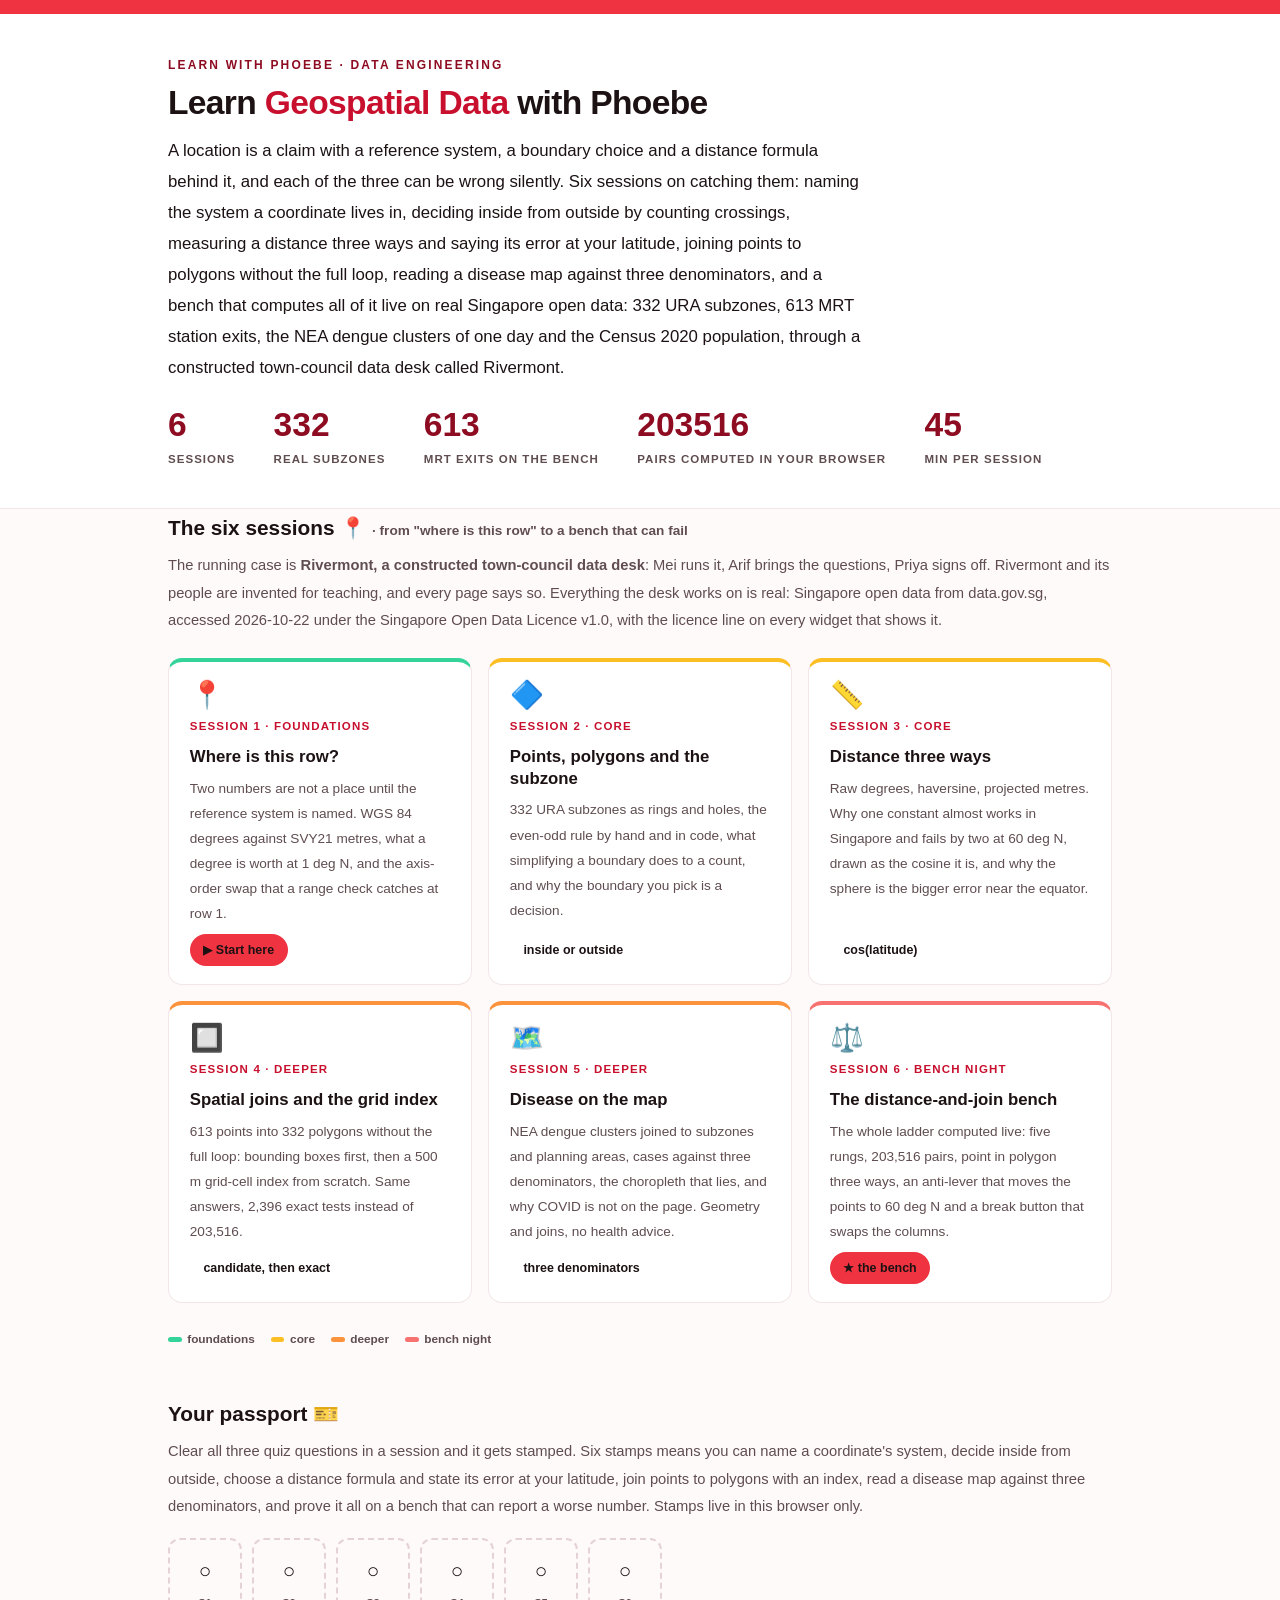
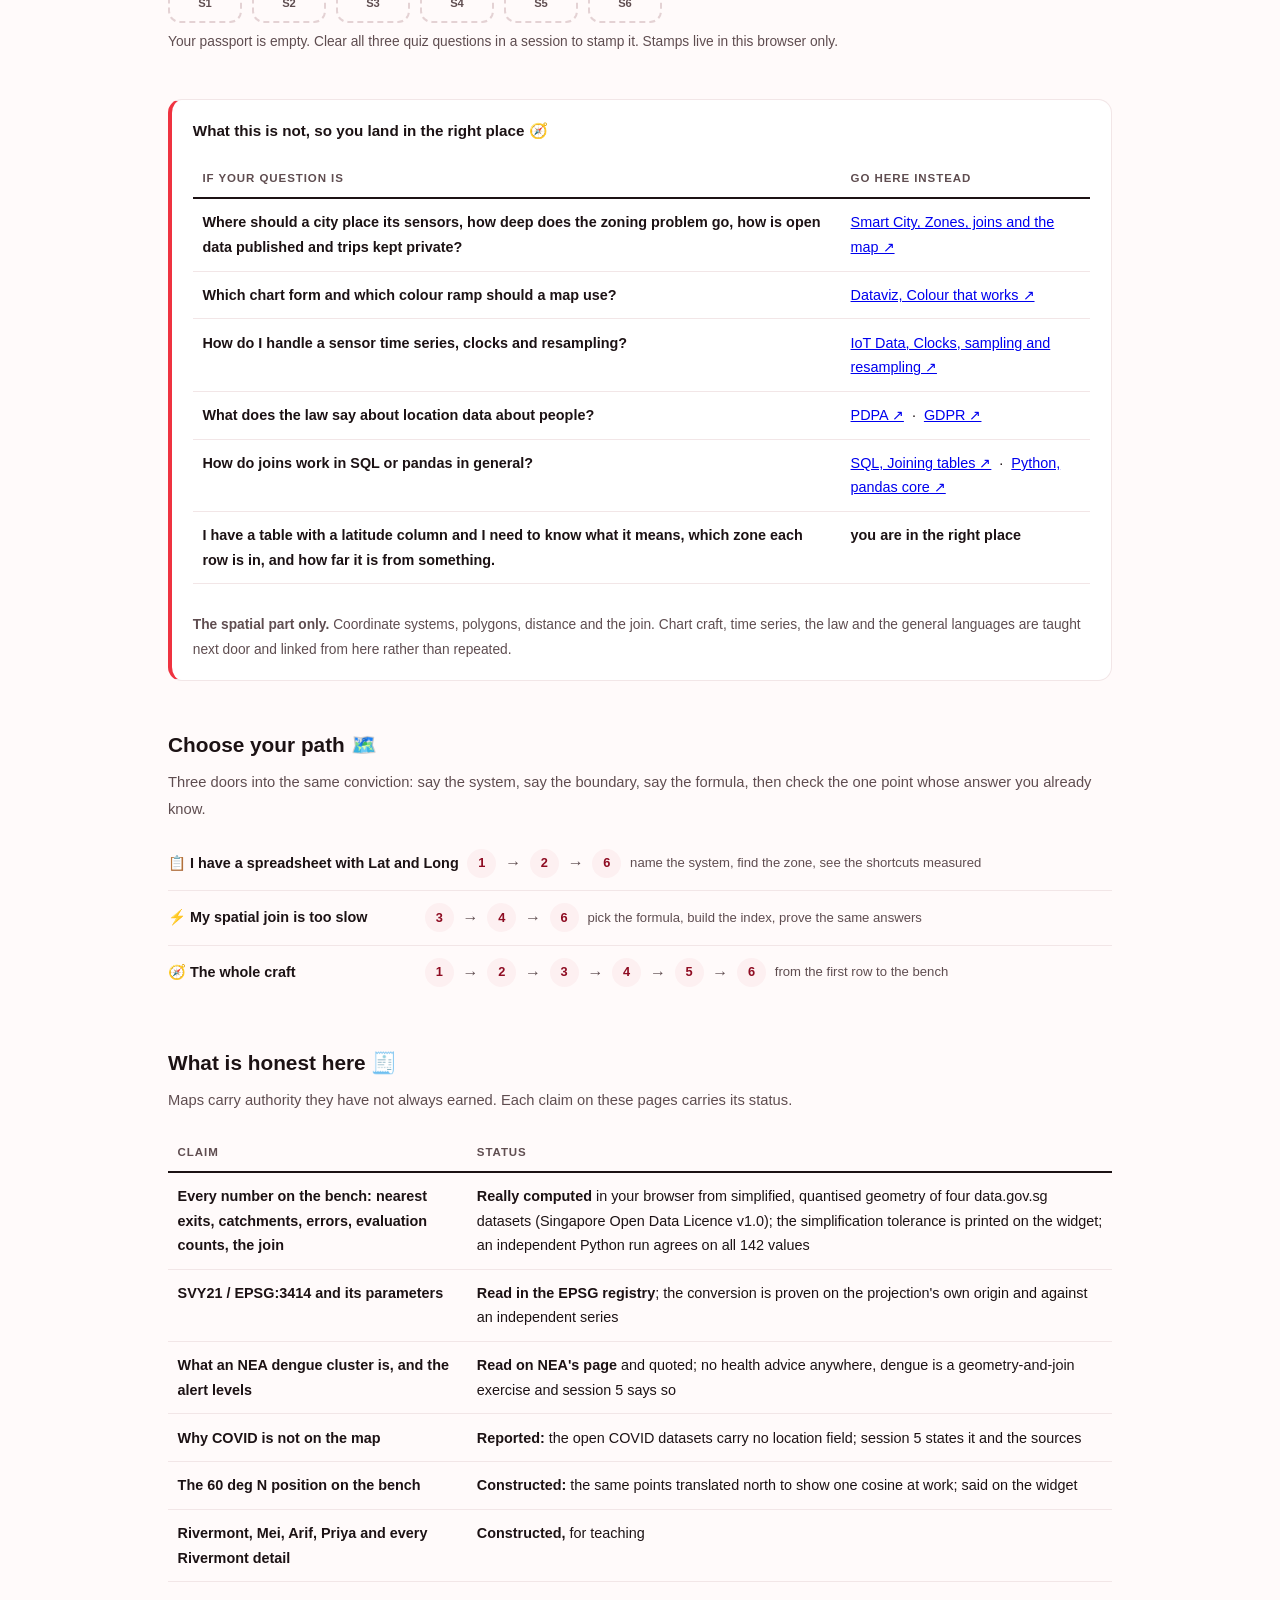
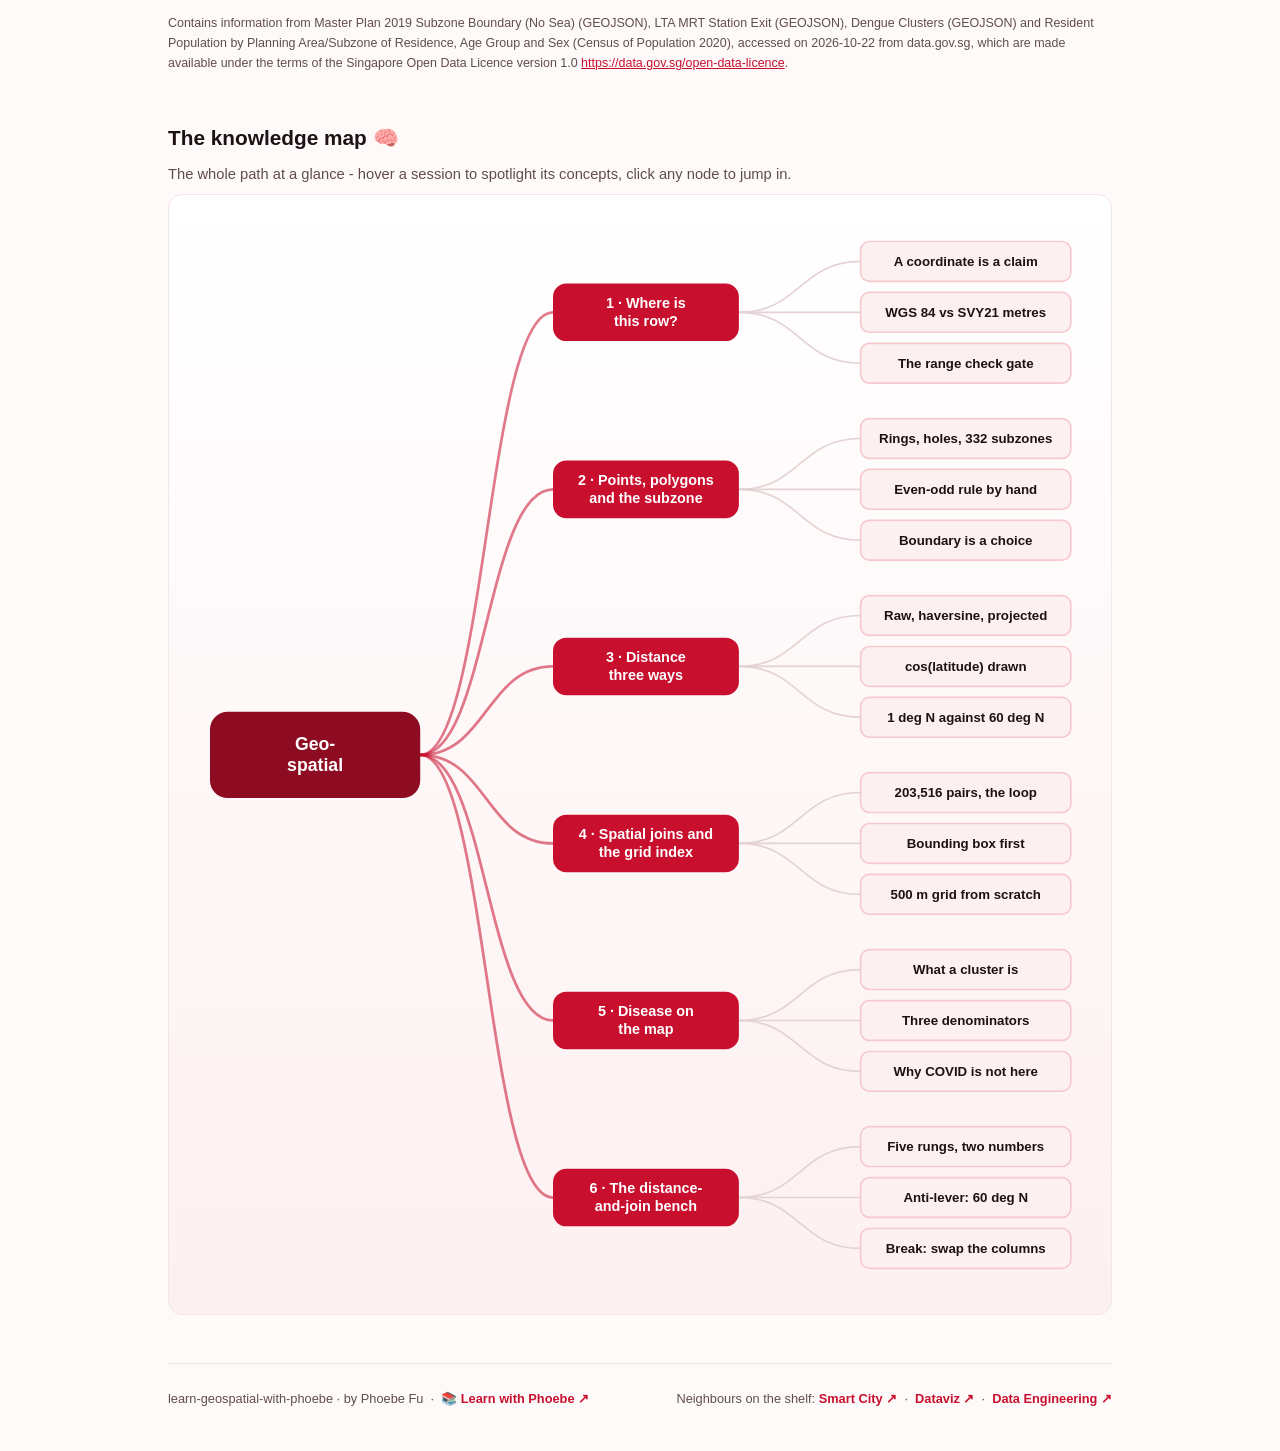
<file: index.html>
<!DOCTYPE html>
<html lang="en">
<head>
<meta charset="UTF-8">
<meta name="viewport" content="width=device-width, initial-scale=1.0">
<!-- social:start -->
<meta name="description" content="Six sessions on reading a location as a claim: the reference system behind two numbers, the boundary that turns a point into a zone, and the distance formula that can be out by three metres or two kilometres. Real Singapore open data (URA subzones, MRT exits, dengue clusters, Census 2020), a constructed town-council data desk, and a bench that computes 203,516 pairs in your browser. Free, by Phoebe Fu.">
<meta property="og:type" content="website">
<meta property="og:site_name" content="Learn with Phoebe">
<meta property="og:title" content="Learn Geospatial Data with Phoebe">
<meta property="og:description" content="A location is a claim with a reference system, a boundary and a distance formula behind it, and each can be wrong silently. Six sessions on real Singapore open data, with a bench that measures every shortcut.">
<meta property="og:url" content="https://phoebefu6.github.io/learn-geospatial-with-phoebe/">
<meta property="og:image" content="https://phoebefu6.github.io/learn-geospatial-with-phoebe/assets/og-cover.png">
<meta property="og:image:width" content="1200">
<meta property="og:image:height" content="630">
<meta name="twitter:card" content="summary_large_image">
<meta name="twitter:title" content="Learn Geospatial Data with Phoebe">
<meta name="twitter:description" content="332 subzones, 613 MRT exits, five ways to measure a distance, and the one that is right.">
<meta name="twitter:image" content="https://phoebefu6.github.io/learn-geospatial-with-phoebe/assets/og-cover.png">
<!-- social:end -->
<title>Learn Geospatial Data with Phoebe</title>
<link rel="stylesheet" href="assets/style.css?v=3">
<style>

  .stats-row { display: flex; gap: 2.4rem; margin-top: 1.5rem; flex-wrap: wrap; }
  .stat b { display: block; font-size: 2.1rem; font-weight: 800; line-height: 1.05; font-variant-numeric: tabular-nums; color: var(--indigo-deep); }
  .stat span { font-size: .72rem; opacity: 1; text-transform: uppercase; letter-spacing: .09em; font-weight: 600; color: var(--muted); }

  .course-grid { display: grid; grid-template-columns: repeat(auto-fit, minmax(17rem, 1fr)); gap: 1rem; margin-top: 1.5rem; }
  .course-card {
    border: 1px solid var(--hairline);
    border-top: 4px solid var(--diff, var(--indigo));
    border-radius: var(--radius);
    padding: 1.2rem 1.3rem 1.1rem;
    display: flex;
    flex-direction: column;
    gap: .5rem;
    text-decoration: none;
    color: var(--ink);
    background: #fff;
    transition: box-shadow .15s ease, border-color .15s ease, transform .15s ease;
    position: relative;
  }
  .course-card:hover { border-color: var(--indigo-soft); border-top-color: var(--diff, var(--indigo)); box-shadow: 0 8px 28px rgba(var(--shadow-rgb),.16); transform: translateY(-3px); }
  .course-card .cicon { font-size: 1.7rem; line-height: 1; }
  .course-card .cnum { font-size: .72rem; font-weight: 700; color: var(--indigo); text-transform: uppercase; letter-spacing: .1em; }
  .course-card h3 { font-size: 1.05rem; font-weight: 800; line-height: 1.3; }
  .course-card p { font-size: .85rem; color: var(--muted); flex: 1; }
  .course-card .meta { display: flex; gap: .4rem; flex-wrap: wrap; }

  .diff-legend { display: flex; gap: 1rem; margin-top: 1.6rem; font-size: .74rem; color: var(--muted); font-weight: 600; flex-wrap: wrap; }
  .diff-legend i { display: inline-block; width: .85rem; height: .35rem; border-radius: 999px; margin-right: .35rem; vertical-align: middle; }

  .paths { margin-top: 2.6rem; }
  .paths h2 { font-size: 1.3rem; font-weight: 800; margin-bottom: .3rem; }
  .paths .plede { color: var(--muted); font-size: .92rem; margin-bottom: .8rem; }
  .path { display: flex; gap: .55rem; align-items: center; padding: .75rem 0; border-bottom: .5px solid var(--hairline); flex-wrap: wrap; }
  .path:last-child { border-bottom: none; }
  .path b { min-width: 15.5rem; font-size: .9rem; }
  .path .pstep { background: var(--indigo-50); color: var(--indigo-deep); border-radius: 999px; padding: .16rem .68rem; font-weight: 700; font-size: .8rem; text-decoration: none; transition: all .12s ease; }
  .path .pstep:hover { background: var(--indigo); color: #fff; }
  .path .parr { color: var(--muted); font-weight: 700; }

  .mm-section { margin-top: 1.6rem; }
  .mm-section h2 { font-size: 1.3rem; font-weight: 800; margin-bottom: .2rem; }
  .mm-section .mm-lede { color: var(--muted); font-size: .92rem; margin-bottom: .4rem; }
  .mm-wrap { border: 1px solid var(--hairline); border-radius: var(--radius); background: linear-gradient(180deg,#fff,var(--indigo-50)); padding: .6rem; overflow-x: auto; }
  .mm-svg { width: 100%; height: auto; display: block; max-width: 60rem; margin: 0 auto; min-width: 34rem; }
  .mm-link { cursor: pointer; text-decoration: none; }
  .mm-node rect { transition: opacity .15s ease, filter .15s ease; }
  .mm-node text { pointer-events: none; }
  .mm-link:hover .mm-node rect { filter: brightness(1.06); }
  .mm-edge { transition: opacity .15s ease; }

  .not-this { border: 1px solid var(--hairline); border-left: 4px solid var(--clay); border-radius: var(--radius); background: #fff; padding: 1.1rem 1.3rem; margin-top: 1.2rem; }
  .not-this h3 { font-size: .95rem; font-weight: 800; margin-bottom: .5rem; }
  .licence-line { font-size: .78rem; color: var(--muted); line-height: 1.6; margin-top: 1rem; }
  .licence-line a { color: var(--indigo); }
</style>
</head>
<body>
<header class="masthead">
  <div class="wrap">
    <div class="eyebrow">Learn with Phoebe · Data Engineering</div>
    <h1>Learn <span class="accent">Geospatial Data</span> with Phoebe</h1>
    <p class="sub">A location is a claim with a reference system, a boundary choice and a distance formula behind it, and each of the three can be wrong silently. Six sessions on catching them: naming the system a coordinate lives in, deciding inside from outside by counting crossings, measuring a distance three ways and saying its error at your latitude, joining points to polygons without the full loop, reading a disease map against three denominators, and a bench that computes all of it live on real Singapore open data: 332 URA subzones, 613 MRT station exits, the NEA dengue clusters of one day and the Census 2020 population, through a constructed town-council data desk called Rivermont.</p>
    <div class="stats-row">
      <div class="stat"><b data-count="6">6</b><span>sessions</span></div>
      <div class="stat"><b data-count="332">332</b><span>real subzones</span></div>
      <div class="stat"><b data-count="613">613</b><span>MRT exits on the bench</span></div>
      <div class="stat"><b data-count="203516">203,516</b><span>pairs computed in your browser</span></div>
      <div class="stat"><b data-count="45">45</b><span>min per session</span></div>
    </div>
  </div>
</header>
<main class="wrap">
  <section class="section">
    <div class="paths" style="margin-top:0">
      <h2>The six sessions 📍 <span style="font-size:.85rem;font-weight:600;color:var(--muted)">· from "where is this row" to a bench that can fail</span></h2>
      <p class="plede">The running case is <strong>Rivermont, a constructed town-council data desk</strong>: Mei runs it, Arif brings the questions, Priya signs off. Rivermont and its people are invented for teaching, and every page says so. Everything the desk works on is real: Singapore open data from data.gov.sg, accessed 2026-10-22 under the Singapore Open Data Licence v1.0, with the licence line on every widget that shows it.</p>
    </div>
    <div class="course-grid">
      <a class="course-card" href="courses/01-where-is-this-row.html" style="--diff:#34D399">
        <span class="cicon">📍</span>
        <span class="cnum">Session 1 · foundations</span>
        <h3>Where is this row?</h3>
        <p>Two numbers are not a place until the reference system is named. WGS 84 degrees against SVY21 metres, what a degree is worth at 1 deg N, and the axis-order swap that a range check catches at row 1.</p>
        <span class="meta"><span class="pill amber">▶ Start here</span></span>
      </a>
      <a class="course-card" href="courses/02-points-polygons-subzone.html" style="--diff:#FBBF24">
        <span class="cicon">🔷</span>
        <span class="cnum">Session 2 · core</span>
        <h3>Points, polygons and the subzone</h3>
        <p>332 URA subzones as rings and holes, the even-odd rule by hand and in code, what simplifying a boundary does to a count, and why the boundary you pick is a decision.</p>
        <span class="meta"><span class="pill">inside or outside</span></span>
      </a>
      <a class="course-card" href="courses/03-distance-three-ways.html" style="--diff:#FBBF24">
        <span class="cicon">📏</span>
        <span class="cnum">Session 3 · core</span>
        <h3>Distance three ways</h3>
        <p>Raw degrees, haversine, projected metres. Why one constant almost works in Singapore and fails by two at 60 deg N, drawn as the cosine it is, and why the sphere is the bigger error near the equator.</p>
        <span class="meta"><span class="pill">cos(latitude)</span></span>
      </a>
      <a class="course-card" href="courses/04-spatial-joins-grid-index.html" style="--diff:#FB923C">
        <span class="cicon">🔲</span>
        <span class="cnum">Session 4 · deeper</span>
        <h3>Spatial joins and the grid index</h3>
        <p>613 points into 332 polygons without the full loop: bounding boxes first, then a 500 m grid-cell index from scratch. Same answers, 2,396 exact tests instead of 203,516.</p>
        <span class="meta"><span class="pill">candidate, then exact</span></span>
      </a>
      <a class="course-card" href="courses/05-disease-on-the-map.html" style="--diff:#FB923C">
        <span class="cicon">🗺️</span>
        <span class="cnum">Session 5 · deeper</span>
        <h3>Disease on the map</h3>
        <p>NEA dengue clusters joined to subzones and planning areas, cases against three denominators, the choropleth that lies, and why COVID is not on the page. Geometry and joins, no health advice.</p>
        <span class="meta"><span class="pill">three denominators</span></span>
      </a>
      <a class="course-card" href="courses/06-the-distance-and-join-bench.html" style="--diff:#F87171">
        <span class="cicon">⚖️</span>
        <span class="cnum">Session 6 · bench night</span>
        <h3>The distance-and-join bench</h3>
        <p>The whole ladder computed live: five rungs, 203,516 pairs, point in polygon three ways, an anti-lever that moves the points to 60 deg N and a break button that swaps the columns.</p>
        <span class="meta"><span class="pill amber">★ the bench</span></span>
      </a>
    </div>
    <div class="diff-legend">
      <span><i style="background:#34D399"></i>foundations</span>
      <span><i style="background:#FBBF24"></i>core</span>
      <span><i style="background:#FB923C"></i>deeper</span>
      <span><i style="background:#F87171"></i>bench night</span>
    </div>
  </section>
  <section class="section">
    <div class="paths" style="margin-top:0">
      <h2>Your passport 🎫</h2>
      <p class="plede">Clear all three quiz questions in a session and it gets stamped. Six stamps means you can name a coordinate's system, decide inside from outside, choose a distance formula and state its error at your latitude, join points to polygons with an index, read a disease map against three denominators, and prove it all on a bench that can report a worse number. Stamps live in this browser only.</p>
    </div>
    <div class="pp-strip"></div>
  </section>
  <section class="section">
    <div class="not-this">
      <h3>What this is not, so you land in the right place 🧭</h3>
      <table class="clean">
        <tr><th>If your question is</th><th>Go here instead</th></tr>
        <tr><td>Where should a city place its sensors, how deep does the zoning problem go, how is open data published and trips kept private?</td><td><a href="https://phoebefu6.github.io/learn-smart-city-with-phoebe/courses/p2-zones-joins-and-the-map.html">Smart City, Zones, joins and the map ↗</a></td></tr>
        <tr><td>Which chart form and which colour ramp should a map use?</td><td><a href="https://phoebefu6.github.io/learn-dataviz-with-phoebe/courses/04-colour-that-works.html">Dataviz, Colour that works ↗</a></td></tr>
        <tr><td>How do I handle a sensor time series, clocks and resampling?</td><td><a href="https://phoebefu6.github.io/learn-iot-data-with-phoebe/courses/p2-clocks-sampling-and-resampling.html">IoT Data, Clocks, sampling and resampling ↗</a></td></tr>
        <tr><td>What does the law say about location data about people?</td><td><a href="https://phoebefu6.github.io/learn-pdpa-dnc-with-phoebe/">PDPA ↗</a> &nbsp;·&nbsp; <a href="https://phoebefu6.github.io/learn-gdpr-with-phoebe/">GDPR ↗</a></td></tr>
        <tr><td>How do joins work in SQL or pandas in general?</td><td><a href="https://phoebefu6.github.io/learn-sql-with-phoebe/courses/b4-joining-tables.html">SQL, Joining tables ↗</a> &nbsp;·&nbsp; <a href="https://phoebefu6.github.io/learn-python-data-analysis-with-phoebe/courses/03-pandas-core.html">Python, pandas core ↗</a></td></tr>
        <tr><td><strong>I have a table with a latitude column and I need to know what it means, which zone each row is in, and how far it is from something.</strong></td><td><strong>you are in the right place</strong></td></tr>
      </table>
      <p style="margin-top:.7rem;font-size:.86rem;color:var(--muted)"><strong>The spatial part only.</strong> Coordinate systems, polygons, distance and the join. Chart craft, time series, the law and the general languages are taught next door and linked from here rather than repeated.</p>
    </div>
  </section>
  <section class="section">
    <div class="paths">
      <h2>Choose your path 🗺️</h2>
      <p class="plede">Three doors into the same conviction: say the system, say the boundary, say the formula, then check the one point whose answer you already know.</p>
      <div class="path"><b>📋 I have a spreadsheet with Lat and Long</b>
        <a class="pstep" href="courses/01-where-is-this-row.html">1</a><span class="parr">→</span>
        <a class="pstep" href="courses/02-points-polygons-subzone.html">2</a><span class="parr">→</span>
        <a class="pstep" href="courses/06-the-distance-and-join-bench.html">6</a>
        <span style="font-size:.82rem;color:var(--muted)">name the system, find the zone, see the shortcuts measured</span>
      </div>
      <div class="path"><b>⚡ My spatial join is too slow</b>
        <a class="pstep" href="courses/03-distance-three-ways.html">3</a><span class="parr">→</span>
        <a class="pstep" href="courses/04-spatial-joins-grid-index.html">4</a><span class="parr">→</span>
        <a class="pstep" href="courses/06-the-distance-and-join-bench.html">6</a>
        <span style="font-size:.82rem;color:var(--muted)">pick the formula, build the index, prove the same answers</span>
      </div>
      <div class="path"><b>🧭 The whole craft</b>
        <a class="pstep" href="courses/01-where-is-this-row.html">1</a><span class="parr">→</span>
        <a class="pstep" href="courses/02-points-polygons-subzone.html">2</a><span class="parr">→</span>
        <a class="pstep" href="courses/03-distance-three-ways.html">3</a><span class="parr">→</span>
        <a class="pstep" href="courses/04-spatial-joins-grid-index.html">4</a><span class="parr">→</span>
        <a class="pstep" href="courses/05-disease-on-the-map.html">5</a><span class="parr">→</span>
        <a class="pstep" href="courses/06-the-distance-and-join-bench.html">6</a>
        <span style="font-size:.82rem;color:var(--muted)">from the first row to the bench</span>
      </div>
    </div>
  </section>
  <section class="section">
    <div class="paths" style="margin-top:0">
      <h2>What is honest here 🧾</h2>
      <p class="plede">Maps carry authority they have not always earned. Each claim on these pages carries its status.</p>
    </div>
    <table class="clean">
      <tr><th>Claim</th><th>Status</th></tr>
      <tr><td>Every number on the bench: nearest exits, catchments, errors, evaluation counts, the join</td><td><strong>Really computed</strong> in your browser from simplified, quantised geometry of four data.gov.sg datasets (Singapore Open Data Licence v1.0); the simplification tolerance is printed on the widget; an independent Python run agrees on all 142 values</td></tr>
      <tr><td>SVY21 / EPSG:3414 and its parameters</td><td><strong>Read in the EPSG registry</strong>; the conversion is proven on the projection's own origin and against an independent series</td></tr>
      <tr><td>What an NEA dengue cluster is, and the alert levels</td><td><strong>Read on NEA's page</strong> and quoted; no health advice anywhere, dengue is a geometry-and-join exercise and session 5 says so</td></tr>
      <tr><td>Why COVID is not on the map</td><td><strong>Reported:</strong> the open COVID datasets carry no location field; session 5 states it and the sources</td></tr>
      <tr><td>The 60 deg N position on the bench</td><td><strong>Constructed:</strong> the same points translated north to show one cosine at work; said on the widget</td></tr>
      <tr><td>Rivermont, Mei, Arif, Priya and every Rivermont detail</td><td><strong>Constructed,</strong> for teaching</td></tr>
    </table>
    <p class="licence-line">Contains information from Master Plan 2019 Subzone Boundary (No Sea) (GEOJSON), LTA MRT Station Exit (GEOJSON), Dengue Clusters (GEOJSON) and Resident Population by Planning Area/Subzone of Residence, Age Group and Sex (Census of Population 2020), accessed on 2026-10-22 from data.gov.sg, which are made available under the terms of the Singapore Open Data Licence version 1.0 <a href="https://data.gov.sg/open-data-licence">https://data.gov.sg/open-data-licence</a>.</p>
  </section>
  <section class="section mm-section">
    <h2>The knowledge map 🧠</h2>
    <p class="mm-lede">The whole path at a glance - hover a session to spotlight its concepts, click any node to jump in.</p>
    <div class="mm-wrap"><div id="mindmap"></div></div>
  </section>
  <footer class="pagefoot">
    <span>learn-geospatial-with-phoebe · by Phoebe Fu &nbsp;·&nbsp; 📚 <a href="https://phoebefu6.github.io/learn-with-phoebe/">Learn with Phoebe ↗</a></span>
    <span>Neighbours on the shelf: <a href="https://phoebefu6.github.io/learn-smart-city-with-phoebe/">Smart City ↗</a> &nbsp;·&nbsp; <a href="https://phoebefu6.github.io/learn-dataviz-with-phoebe/">Dataviz ↗</a> &nbsp;·&nbsp; <a href="https://phoebefu6.github.io/learn-data-engineering-with-phoebe/">Data Engineering ↗</a></span>
  </footer>
</main>
<script>
window.MINDMAP_DATA = {
 "title": "Geo-\nspatial",
 "centerColor": "#8E0C22",
 "sessions": [
  {
   "label": "Where is\nthis row?",
   "href": "courses/01-where-is-this-row.html",
   "color": "#34D399",
   "concepts": [
    {
     "label": "A coordinate is a claim",
     "href": "courses/01-where-is-this-row.html"
    },
    {
     "label": "WGS 84 vs SVY21 metres",
     "href": "courses/01-where-is-this-row.html"
    },
    {
     "label": "The range check gate",
     "href": "courses/01-where-is-this-row.html"
    }
   ]
  },
  {
   "label": "Points, polygons\nand the subzone",
   "href": "courses/02-points-polygons-subzone.html",
   "color": "#FBBF24",
   "concepts": [
    {
     "label": "Rings, holes, 332 subzones",
     "href": "courses/02-points-polygons-subzone.html"
    },
    {
     "label": "Even-odd rule by hand",
     "href": "courses/02-points-polygons-subzone.html"
    },
    {
     "label": "Boundary is a choice",
     "href": "courses/02-points-polygons-subzone.html"
    }
   ]
  },
  {
   "label": "Distance\nthree ways",
   "href": "courses/03-distance-three-ways.html",
   "color": "#FBBF24",
   "concepts": [
    {
     "label": "Raw, haversine, projected",
     "href": "courses/03-distance-three-ways.html"
    },
    {
     "label": "cos(latitude) drawn",
     "href": "courses/03-distance-three-ways.html"
    },
    {
     "label": "1 deg N against 60 deg N",
     "href": "courses/03-distance-three-ways.html"
    }
   ]
  },
  {
   "label": "Spatial joins and\nthe grid index",
   "href": "courses/04-spatial-joins-grid-index.html",
   "color": "#FB923C",
   "concepts": [
    {
     "label": "203,516 pairs, the loop",
     "href": "courses/04-spatial-joins-grid-index.html"
    },
    {
     "label": "Bounding box first",
     "href": "courses/04-spatial-joins-grid-index.html"
    },
    {
     "label": "500 m grid from scratch",
     "href": "courses/04-spatial-joins-grid-index.html"
    }
   ]
  },
  {
   "label": "Disease on\nthe map",
   "href": "courses/05-disease-on-the-map.html",
   "color": "#FB923C",
   "concepts": [
    {
     "label": "What a cluster is",
     "href": "courses/05-disease-on-the-map.html"
    },
    {
     "label": "Three denominators",
     "href": "courses/05-disease-on-the-map.html"
    },
    {
     "label": "Why COVID is not here",
     "href": "courses/05-disease-on-the-map.html"
    }
   ]
  },
  {
   "label": "The distance-\nand-join bench",
   "href": "courses/06-the-distance-and-join-bench.html",
   "color": "#F87171",
   "concepts": [
    {
     "label": "Five rungs, two numbers",
     "href": "courses/06-the-distance-and-join-bench.html"
    },
    {
     "label": "Anti-lever: 60 deg N",
     "href": "courses/06-the-distance-and-join-bench.html"
    },
    {
     "label": "Break: swap the columns",
     "href": "courses/06-the-distance-and-join-bench.html"
    }
   ]
  }
 ]
};
</script>
<script src="assets/mindmap.js?v=1"></script>
<script src="assets/app.js?v=2"></script>
</body>
</html>
</file>
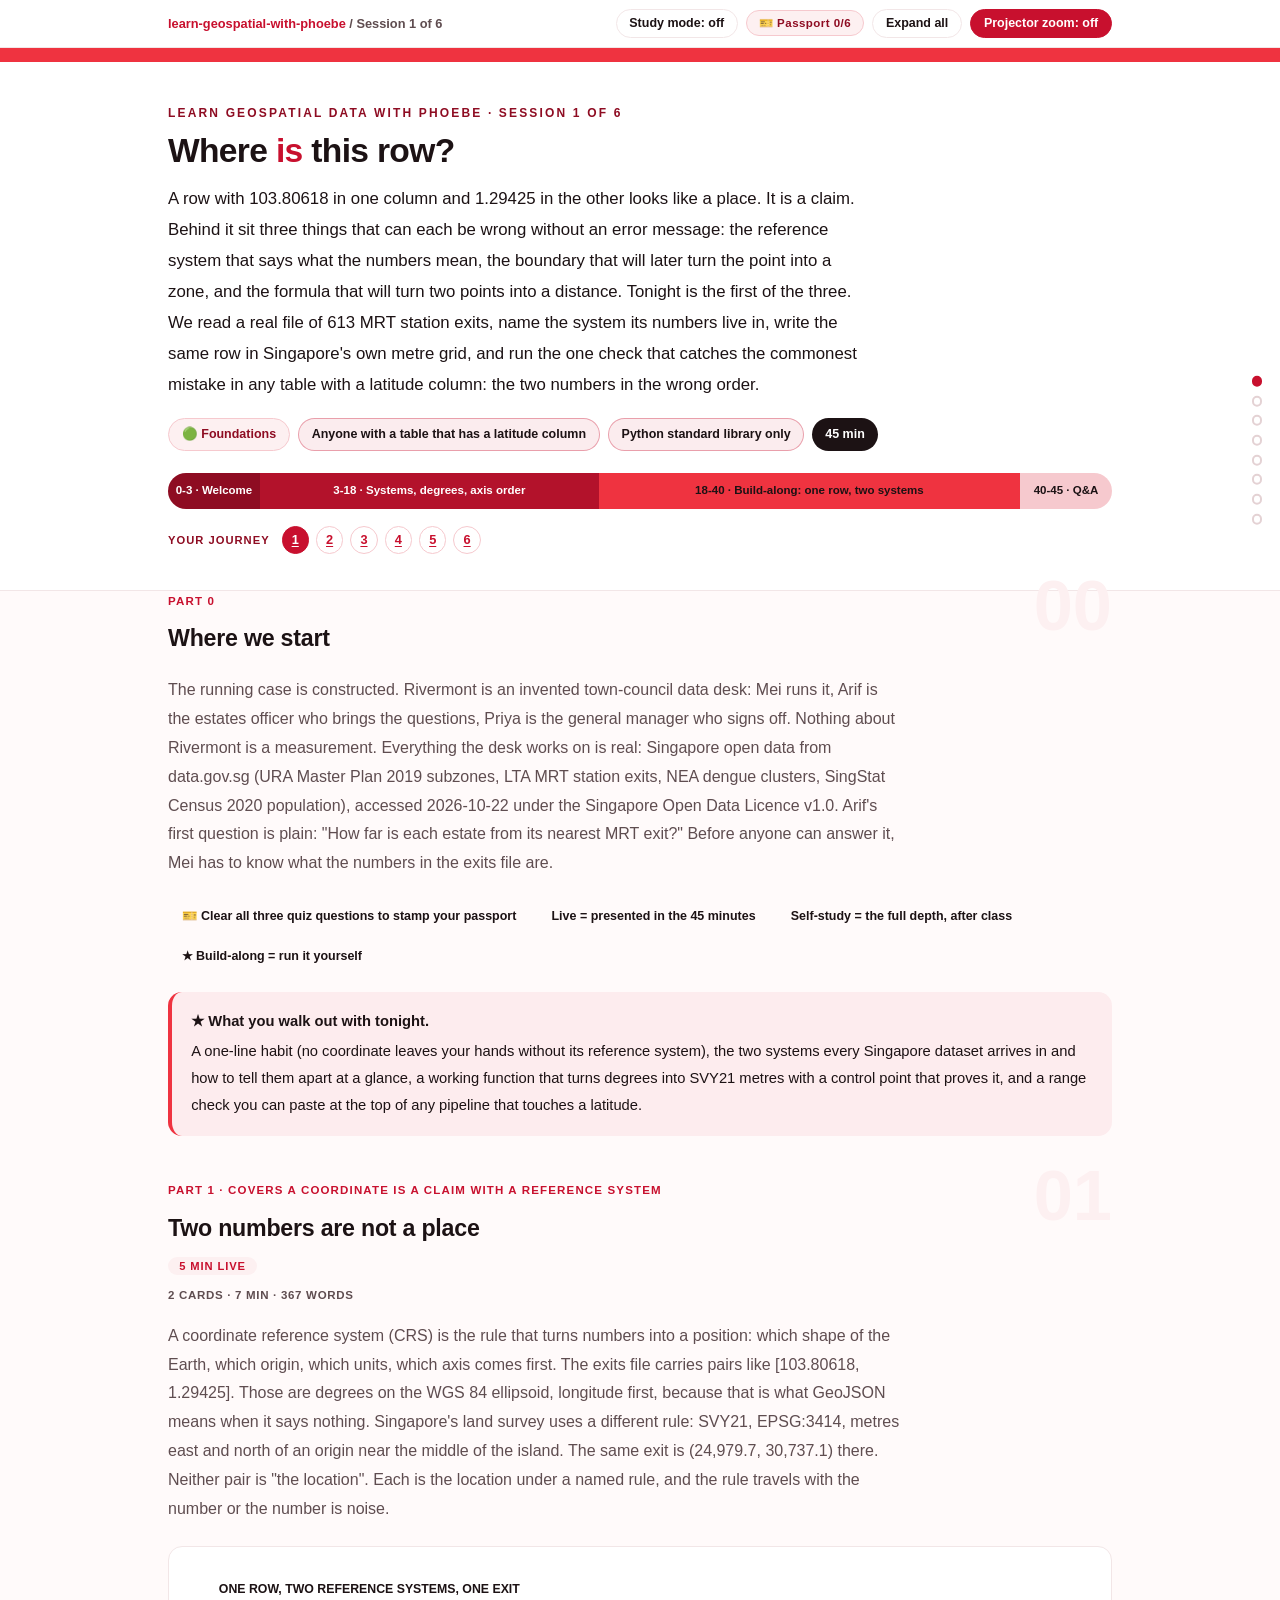
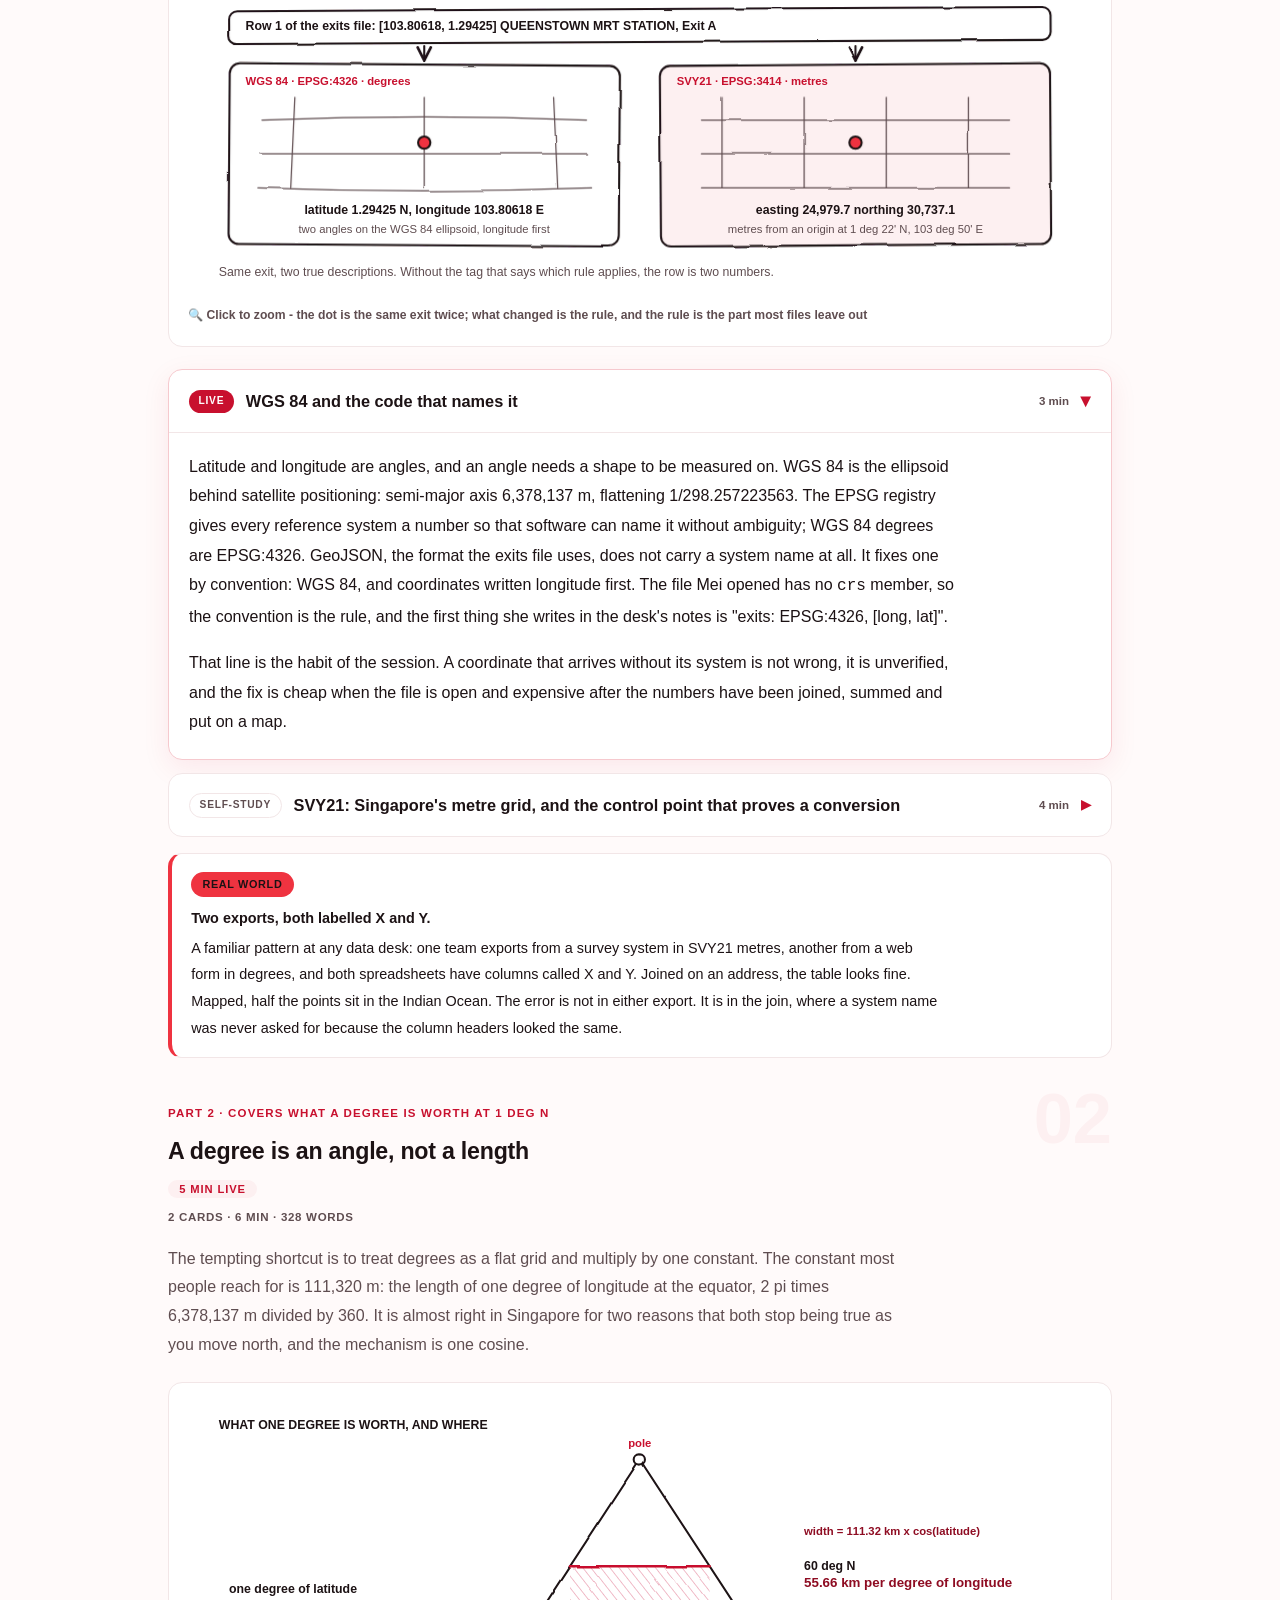
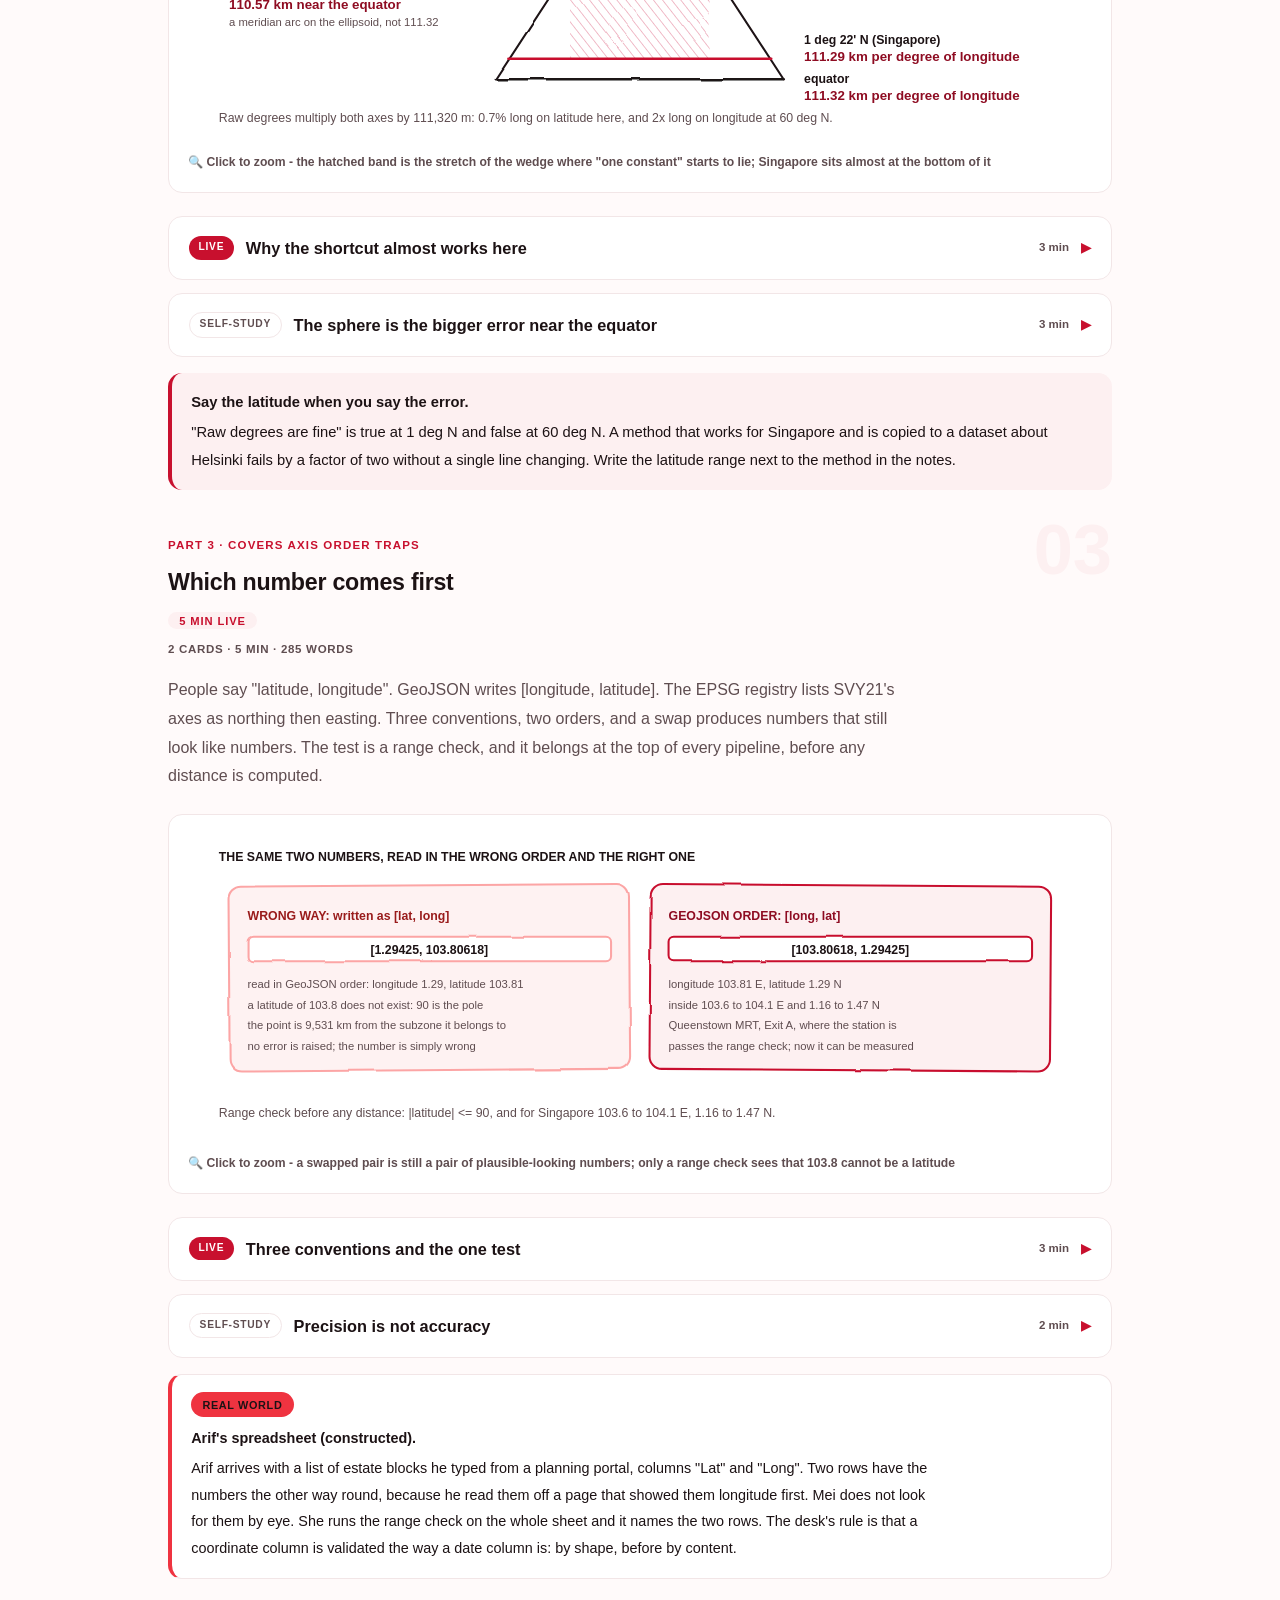
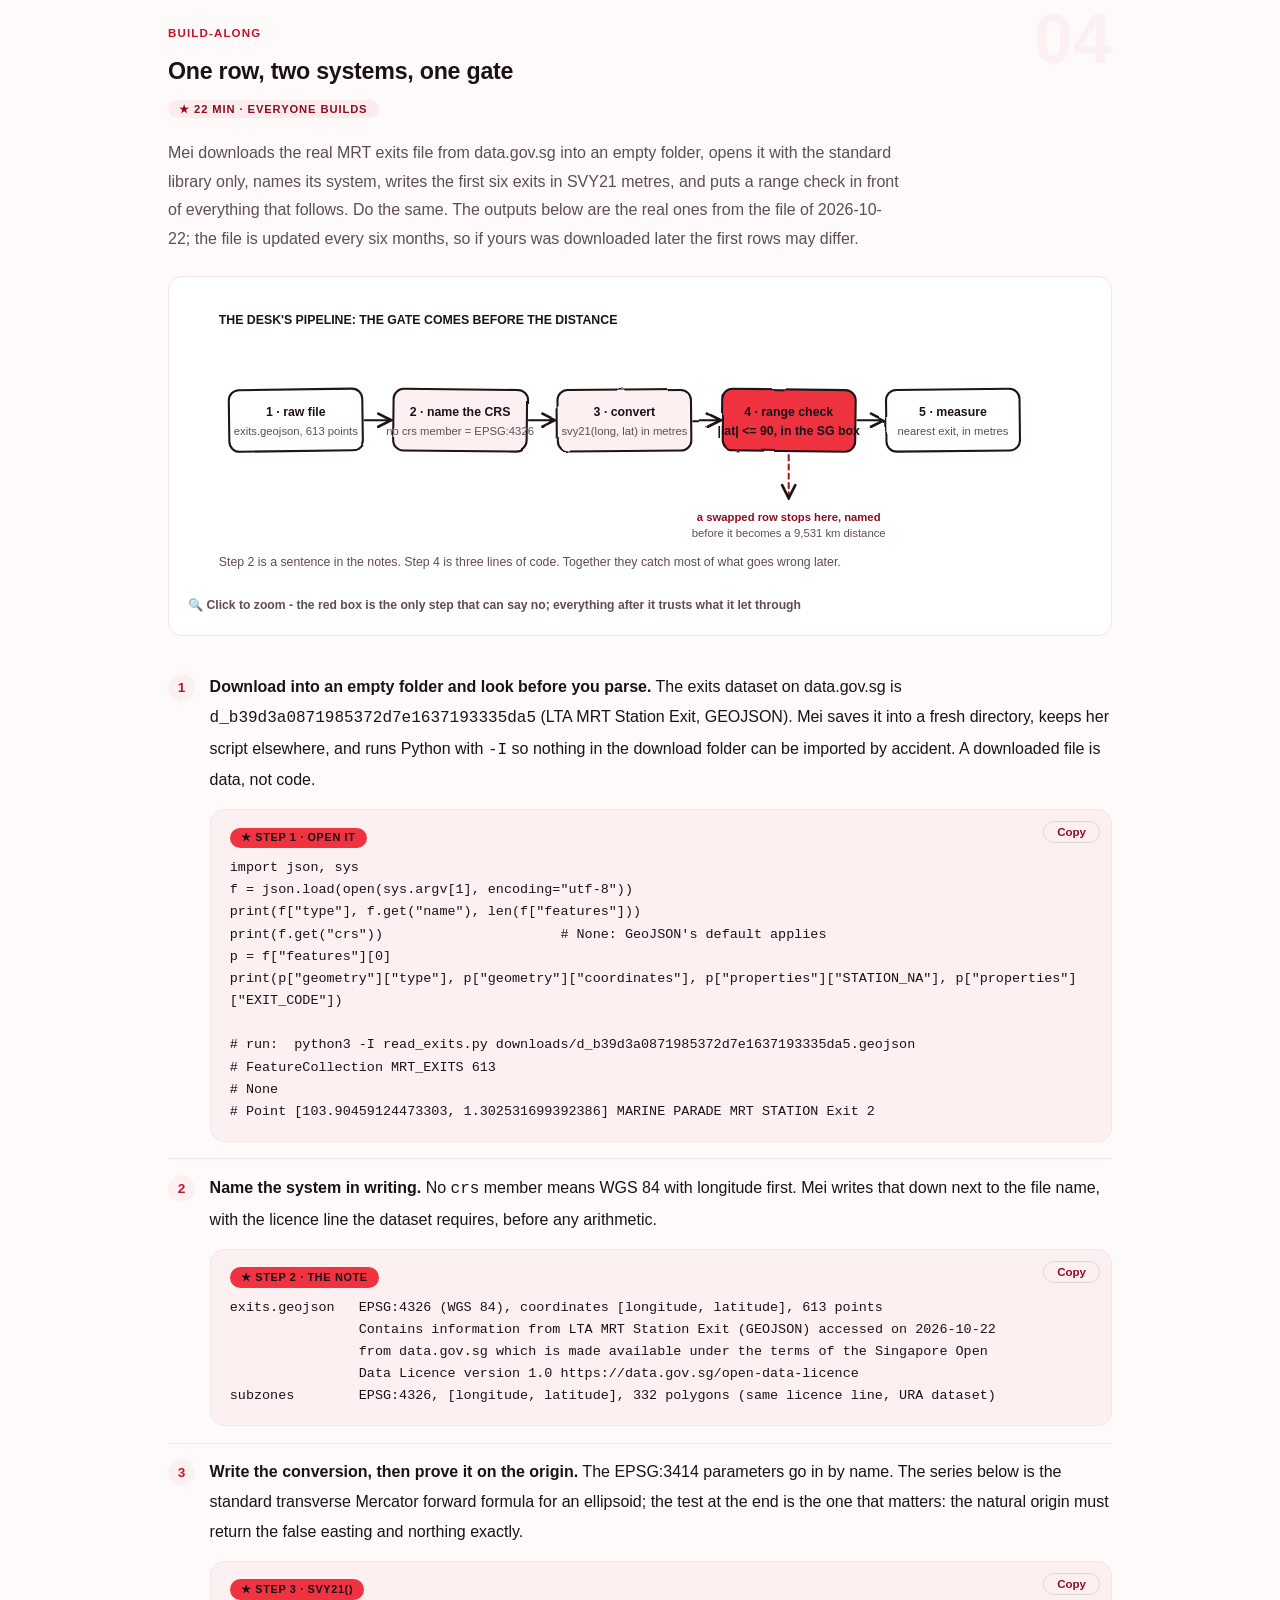
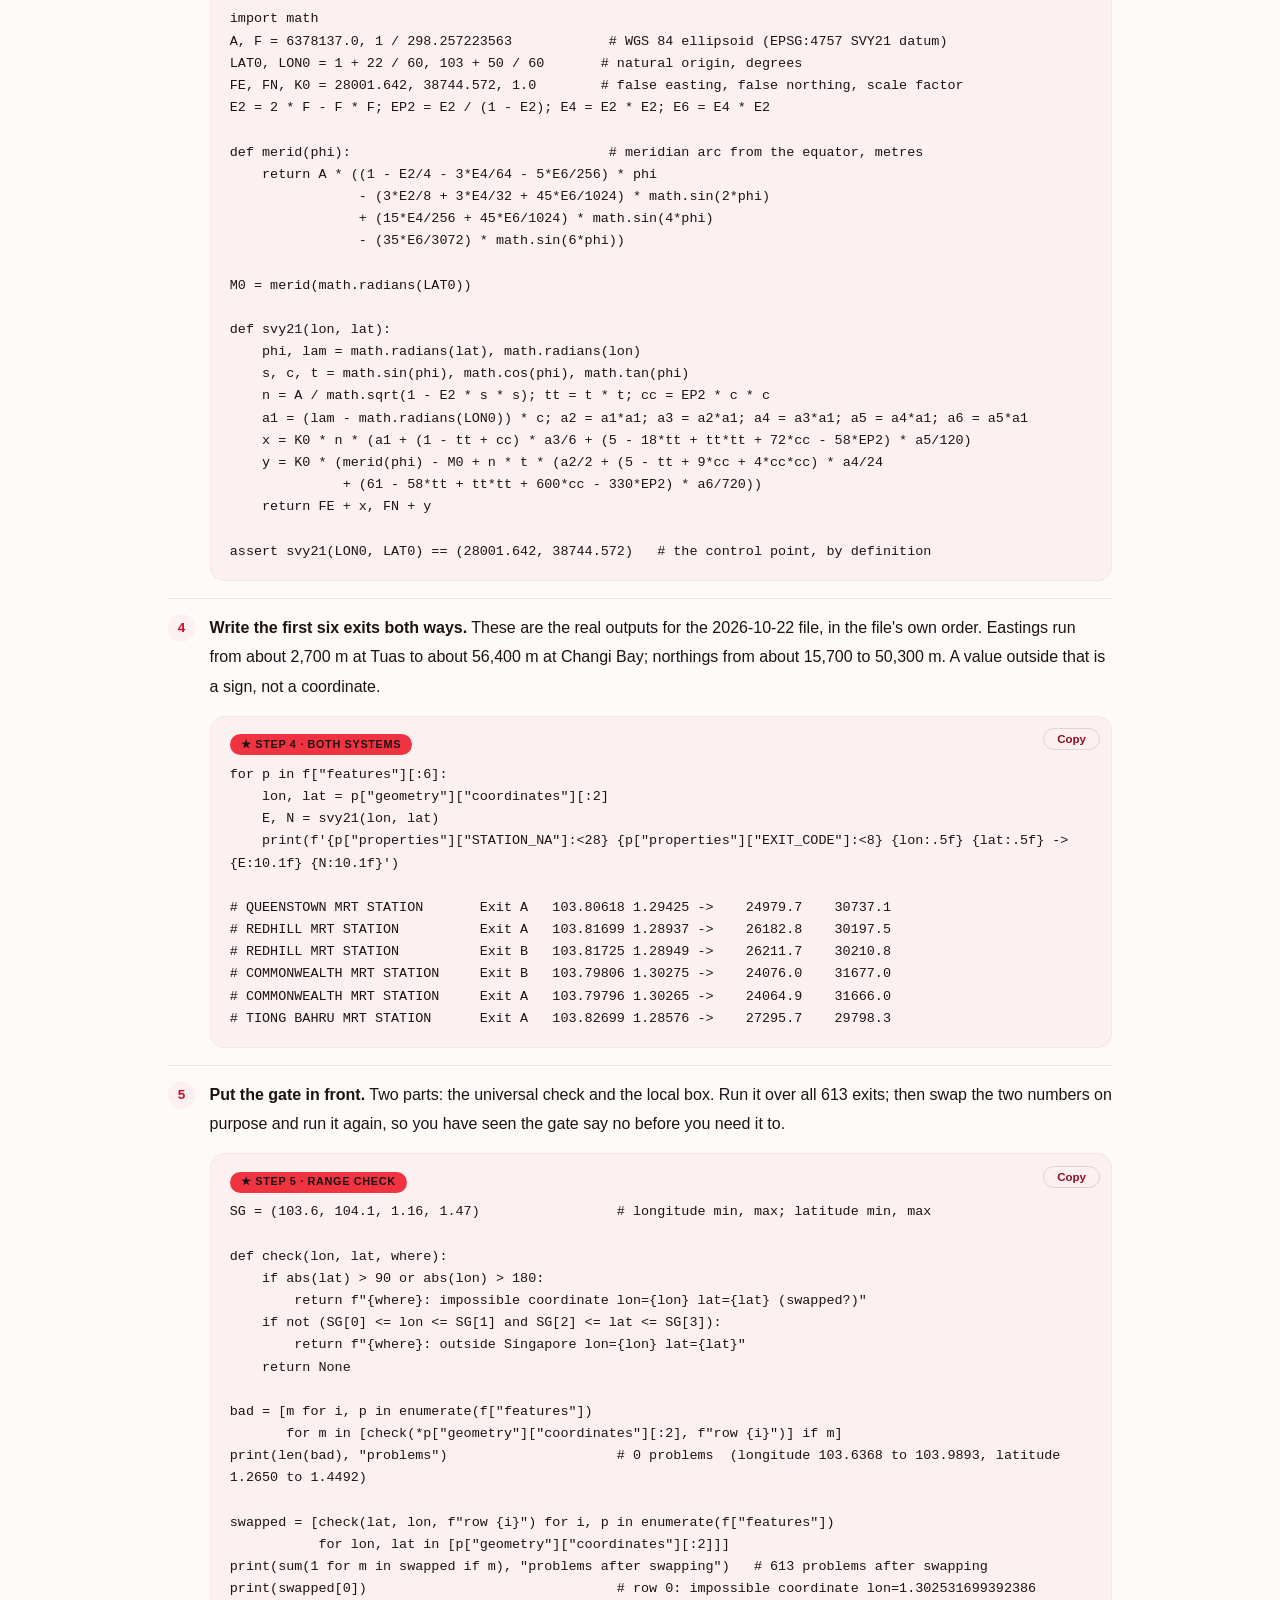
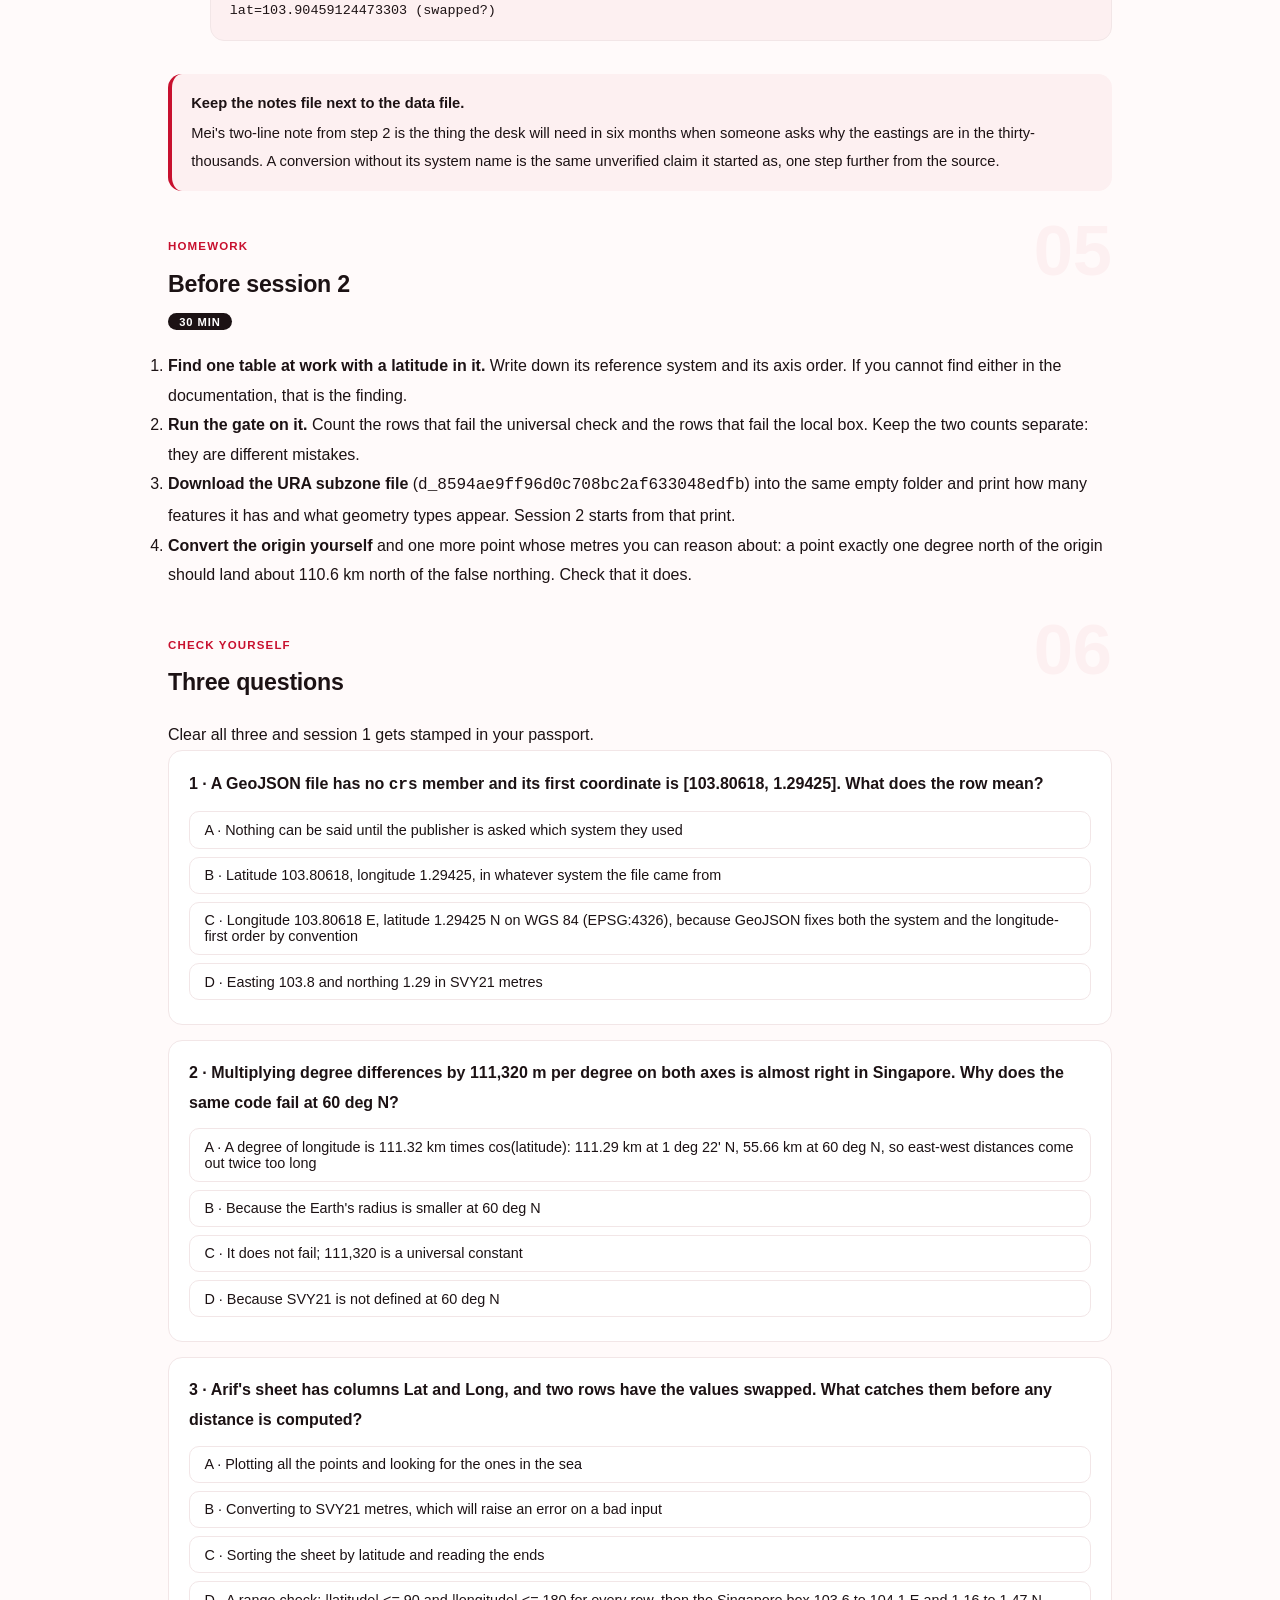
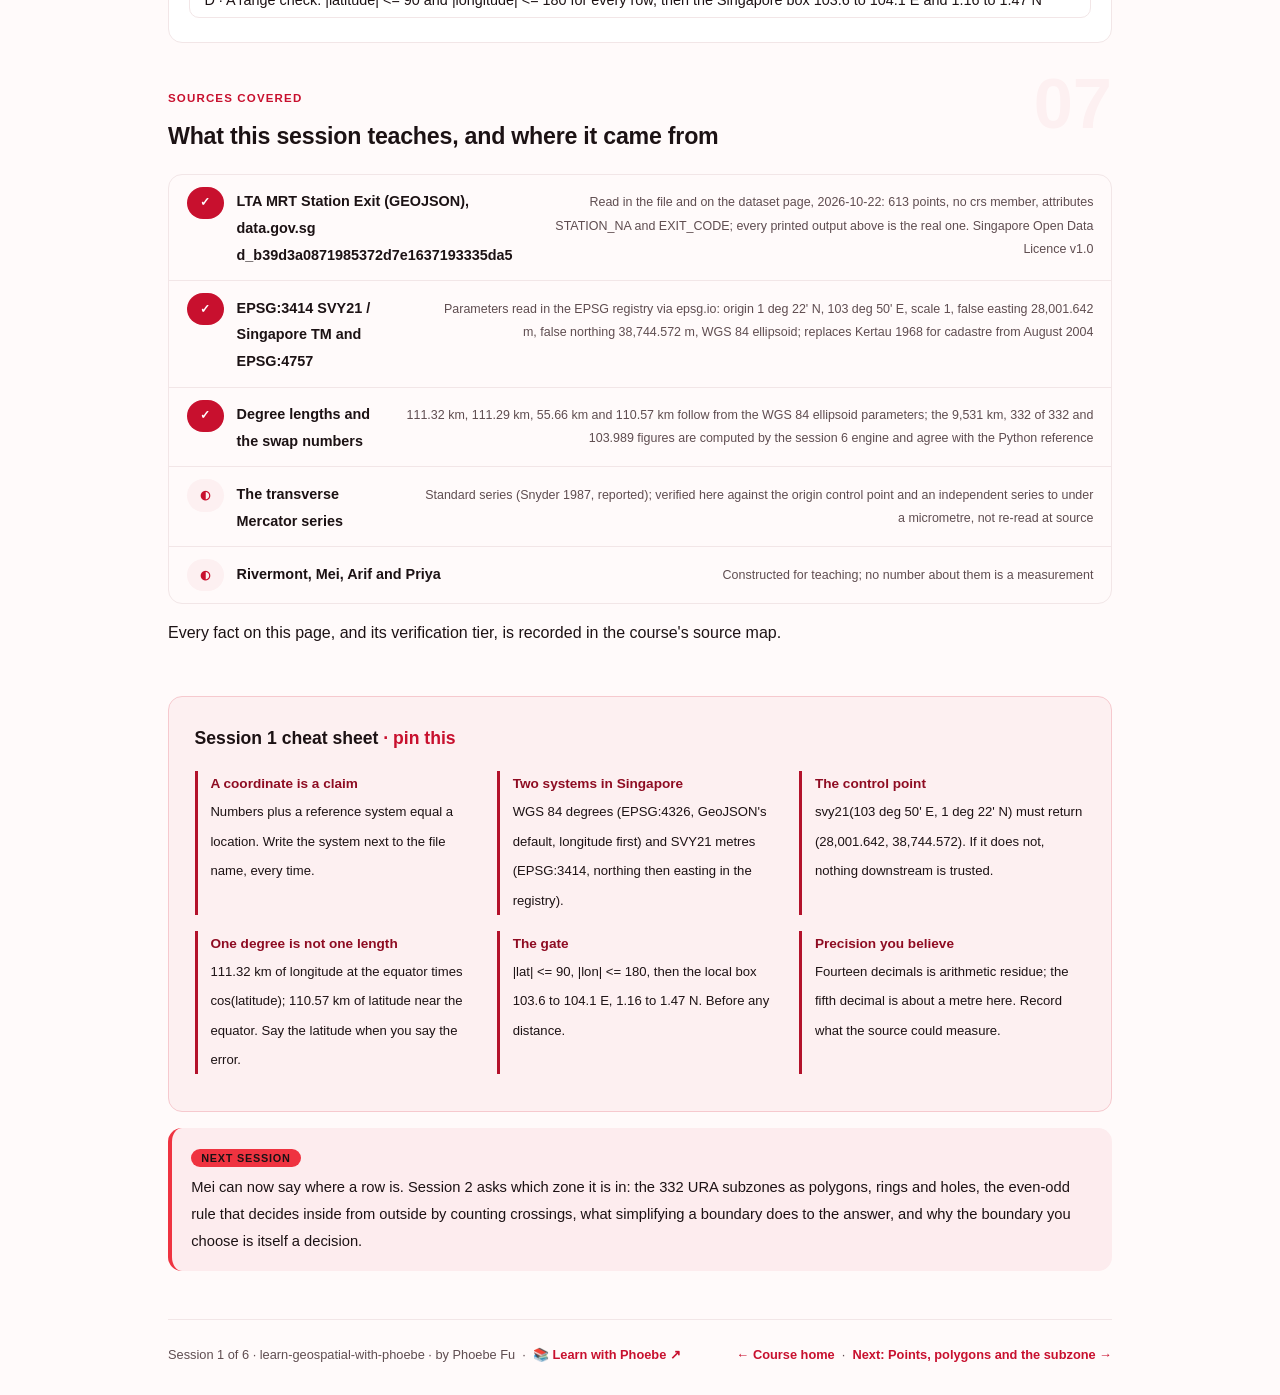
<file: courses/01-where-is-this-row.html>
<!DOCTYPE html>
<html lang="en">
<head>
<meta charset="UTF-8">
<meta name="viewport" content="width=device-width, initial-scale=1.0">
<!-- social:start -->
<meta name="description" content="Session 1 of 6. Two numbers in a row are not a location until the reference system is named. WGS 84 degrees against SVY21 metres (EPSG:3414), what one degree is worth at 1 deg N, the axis-order swap that sends every MRT exit 9,531 km away, and the range check that catches it. Real Singapore open data, a constructed town-council data desk.">
<meta property="og:type" content="article">
<meta property="og:site_name" content="Learn with Phoebe">
<meta property="og:title" content="Where is this row? - learn geospatial data with phoebe">
<meta property="og:description" content="Session 1 of 6. A coordinate without its reference system is a claim, not a place. Degrees, metres, axis order, and the check that catches the swap.">
<meta property="og:url" content="https://phoebefu6.github.io/learn-geospatial-with-phoebe/courses/01-where-is-this-row.html">
<meta property="og:image" content="https://phoebefu6.github.io/learn-geospatial-with-phoebe/assets/og-cover.png">
<meta property="og:image:width" content="1200">
<meta property="og:image:height" content="630">
<meta name="twitter:card" content="summary_large_image">
<meta name="twitter:title" content="Where is this row? - learn geospatial data with phoebe">
<meta name="twitter:description" content="Session 1 of 6. WGS 84 against SVY21, one degree at 1 deg N, and the swap test.">
<meta name="twitter:image" content="https://phoebefu6.github.io/learn-geospatial-with-phoebe/assets/og-cover.png">
<!-- social:end -->
<title>Session 1 · Where is this row? - learn geospatial data with phoebe</title>
<link rel="stylesheet" href="../assets/style.css?v=3">
</head>
<body>

<div class="toolbar">
  <div class="wrap">
    <span class="crumb"><a href="../index.html">learn-geospatial-with-phoebe</a> / Session 1 of 6</span>
    <button class="btn" id="toggle-all" type="button">Expand all</button>
    <button class="btn primary" id="zoom-toggle" type="button">Projector zoom: off</button>
  </div>
</div>

<header class="masthead">
  <div class="wrap">
    <div class="eyebrow">Learn Geospatial Data with Phoebe · Session 1 of 6</div>
    <h1>Where <span class="accent">is</span> this row?</h1>
    <p class="sub">A row with 103.80618 in one column and 1.29425 in the other looks like a place. It is a claim. Behind it sit three things that can each be wrong without an error message: the reference system that says what the numbers mean, the boundary that will later turn the point into a zone, and the formula that will turn two points into a distance. Tonight is the first of the three. We read a real file of 613 MRT station exits, name the system its numbers live in, write the same row in Singapore's own metre grid, and run the one check that catches the commonest mistake in any table with a latitude column: the two numbers in the wrong order.</p>
    <div class="chip-row">
      <span class="chip level">🟢 Foundations</span>
      <span class="chip audience">Anyone with a table that has a latitude column</span>
      <span class="chip audience">Python standard library only</span>
      <span class="chip time">45 min</span>
    </div>
    <div class="agenda">
      <span class="a1" style="flex:1">0-3 · Welcome</span>
      <span class="a2" style="flex:4">3-18 · Systems, degrees, axis order</span>
      <span class="a3" style="flex:5">18-40 · Build-along: one row, two systems</span>
      <span class="a4" style="flex:1">40-45 · Q&amp;A</span>
    </div>
  </div>
</header>

<main class="wrap">

  <section class="section" id="intro">
    <div class="section-kicker">
      <span class="klabel">Part 0</span>
      <h2>Where we start</h2>
    </div>
    <p class="lede">The running case is constructed. Rivermont is an invented town-council data desk: Mei runs it, Arif is the estates officer who brings the questions, Priya is the general manager who signs off. Nothing about Rivermont is a measurement. Everything the desk works on is real: Singapore open data from data.gov.sg (URA Master Plan 2019 subzones, LTA MRT station exits, NEA dengue clusters, SingStat Census 2020 population), accessed 2026-10-22 under the Singapore Open Data Licence v1.0. Arif's first question is plain: "How far is each estate from its nearest MRT exit?" Before anyone can answer it, Mei has to know what the numbers in the exits file are.</p>

    <div class="legend">
      <span class="pill">🎫 Clear all three quiz questions to stamp your passport</span>
      <span class="pill">Live = presented in the 45 minutes</span>
      <span class="pill">Self-study = the full depth, after class</span>
      <span class="pill">★ Build-along = run it yourself</span>
    </div>

    <div class="callout win">
      <p><strong>★ What you walk out with tonight.</strong> A one-line habit (no coordinate leaves your hands without its reference system), the two systems every Singapore dataset arrives in and how to tell them apart at a glance, a working function that turns degrees into SVY21 metres with a control point that proves it, and a range check you can paste at the top of any pipeline that touches a latitude.</p>
    </div>
  </section>

  <section class="section" id="part-1">
    <div class="section-kicker">
      <span class="klabel">Part 1 · covers a coordinate is a claim with a reference system</span>
      <h2>Two numbers are not a place</h2>
      <span class="tag concept">5 min live</span>
    </div>
    <p class="lede">A coordinate reference system (CRS) is the rule that turns numbers into a position: which shape of the Earth, which origin, which units, which axis comes first. The exits file carries pairs like [103.80618, 1.29425]. Those are degrees on the WGS 84 ellipsoid, longitude first, because that is what GeoJSON means when it says nothing. Singapore's land survey uses a different rule: SVY21, EPSG:3414, metres east and north of an origin near the middle of the island. The same exit is (24,979.7, 30,737.1) there. Neither pair is "the location". Each is the location under a named rule, and the rule travels with the number or the number is noise.</p>

    <figure class="zoomable">
      <svg viewBox="0 0 880 320" xmlns="http://www.w3.org/2000/svg" role="img" aria-label="One row from the MRT exits file at the top, with two arrows down to two panels. Left panel: a graticule of converging meridians and parallels with the exit as a dot, labelled latitude 1.29425 and longitude 103.80618, two angles on the WGS 84 ellipsoid. Right panel: a flat square grid with the same exit as a dot, labelled easting 24,979.7 and northing 30,737.1 metres from an origin at 1 degree 22 minutes north, 103 degrees 50 minutes east. The note says the row is a location only under a named rule.">
        <defs>
          <filter id="f1aSk" x="-3%" y="-3%" width="106%" height="106%"><feTurbulence type="fractalNoise" baseFrequency="0.02" numOctaves="2" seed="11" result="n"/><feDisplacementMap in="SourceGraphic" in2="n" scale="2.4" xChannelSelector="R" yChannelSelector="G"/></filter>
          <marker id="f1aAr" viewBox="0 0 10 10" refX="9" refY="5" markerWidth="8" markerHeight="8" orient="auto"><path d="M1 1 L9 5 L1 9" fill="none" stroke="#1C1214" stroke-width="1.6" stroke-linecap="round"/></marker>
        </defs>
        <style>
          .f1aH { font: 800 12px Inter, sans-serif; fill: #1C1214; }
          .f1aL { font: 600 12px Inter, sans-serif; fill: #1C1214; }
          .f1aS { font: 400 11px Inter, sans-serif; fill: #5F4D50; }
          .f1aB { font: 800 11px Inter, sans-serif; fill: #8E0C22; }
          .f1aA { font: 700 11px Inter, sans-serif; fill: #C8102E; }
          .f1aN { font: 400 12px Inter, sans-serif; fill: #5F4D50; }
        </style>

        <text class="f1aH" x="30" y="26">ONE ROW, TWO REFERENCE SYSTEMS, ONE EXIT</text>

        <g filter="url(#f1aSk)" fill="none" stroke="#1C1214" stroke-width="2" stroke-linecap="round" stroke-linejoin="round">
          <rect x="40" y="42" width="800" height="32" rx="8" transform="rotate(-0.3 440 58)" fill="#FFFFFF"/>
          <path d="M230 78 L230 92" marker-end="url(#f1aAr)"/>
          <path d="M650 78 L650 92" marker-end="url(#f1aAr)"/>
          <rect x="40" y="96" width="380" height="176" rx="10" transform="rotate(0.4 230 184)" fill="#FFFFFF"/>
          <rect x="460" y="96" width="380" height="176" rx="10" transform="rotate(-0.4 650 184)" fill="#FDF0F1"/>
          <path d="M104 128 L100 216 M230 128 L230 216 M356 128 L360 216" stroke="#5F4D50" stroke-width="1.2"/>
          <path d="M72 150 Q230 144 388 150 M70 183 L390 183 M68 216 Q230 222 392 216" stroke="#5F4D50" stroke-width="1.2"/>
          <path d="M520 128 L520 216 M600 128 L600 216 M680 128 L680 216 M760 128 L760 216 M500 150 L800 150 M500 183 L800 183 M500 216 L800 216" stroke="#5F4D50" stroke-width="1.2"/>
          <circle cx="230" cy="172" r="6" fill="#EF3340"/>
          <circle cx="650" cy="172" r="6" fill="#EF3340"/>
        </g>

        <text class="f1aL" x="56" y="62">Row 1 of the exits file:  [103.80618, 1.29425]   QUEENSTOWN MRT STATION, Exit A</text>
        <text class="f1aA" x="56" y="116">WGS 84 · EPSG:4326 · degrees</text>
        <text class="f1aA" x="476" y="116">SVY21 · EPSG:3414 · metres</text>
        <text class="f1aL" x="230" y="242" text-anchor="middle">latitude 1.29425 N, longitude 103.80618 E</text>
        <text class="f1aS" x="230" y="260" text-anchor="middle">two angles on the WGS 84 ellipsoid, longitude first</text>
        <text class="f1aL" x="650" y="242" text-anchor="middle">easting 24,979.7   northing 30,737.1</text>
        <text class="f1aS" x="650" y="260" text-anchor="middle">metres from an origin at 1 deg 22' N, 103 deg 50' E</text>

        <text class="f1aN" x="30" y="302">Same exit, two true descriptions. Without the tag that says which rule applies, the row is two numbers.</text>
      </svg>
      <figcaption>🔍 Click to zoom - the dot is the same exit twice; what changed is the rule, and the rule is the part most files leave out</figcaption>
    </figure>

    <details class="card" open>
      <summary><span class="mode live">Live</span>WGS 84 and the code that names it<span class="mini">3 min</span><span class="caret">▶</span></summary>
      <div class="body">
        <p>Latitude and longitude are angles, and an angle needs a shape to be measured on. WGS 84 is the ellipsoid behind satellite positioning: semi-major axis 6,378,137 m, flattening 1/298.257223563. The EPSG registry gives every reference system a number so that software can name it without ambiguity; WGS 84 degrees are EPSG:4326. GeoJSON, the format the exits file uses, does not carry a system name at all. It fixes one by convention: WGS 84, and coordinates written longitude first. The file Mei opened has no <code>crs</code> member, so the convention is the rule, and the first thing she writes in the desk's notes is "exits: EPSG:4326, [long, lat]".</p>
        <p>That line is the habit of the session. A coordinate that arrives without its system is not wrong, it is unverified, and the fix is cheap when the file is open and expensive after the numbers have been joined, summed and put on a map.</p>
      </div>
    </details>

    <details class="card">
      <summary><span class="mode self">Self-study</span>SVY21: Singapore's metre grid, and the control point that proves a conversion<span class="mini">4 min</span><span class="caret">▶</span></summary>
      <div class="body">
        <p>SVY21 / Singapore TM is EPSG:3414, read in the EPSG registry: a transverse Mercator projection with its natural origin at 1 deg 22' N, 103 deg 50' E, scale factor 1, false easting 28,001.642 m and false northing 38,744.572 m, on the WGS 84 ellipsoid (the SVY21 datum, EPSG:4757). Its area of use is Singapore onshore and offshore, 1.13 to 1.47 N and 103.59 to 104.07 E, and the registry remarks that for cadastral purposes it replaced the Kertau 1968 Singapore Grid (EPSG:24500) from August 2004. The axis order in the registry is northing then easting, which is a second place the two numbers can be swapped.</p>
        <p>A projection's definition gives you a free test. The natural origin maps to exactly the false easting and false northing: feed (103 deg 50' E, 1 deg 22' N) into your function and it must return (28,001.642, 38,744.572) to the millimetre. The engine behind session 6 runs that test on every page load and fails loudly if a parameter is off by one metre. A second, independent series implementation agreed with it on all 945 shipped points to under a micrometre. That is what "verified" means for a conversion: not that the numbers look plausible, but that a point whose answer is known by definition comes out right.</p>
      </div>
    </details>

    <div class="callout example">
      <span class="ex-pill">Real world</span>
      <p><strong>Two exports, both labelled X and Y.</strong> A familiar pattern at any data desk: one team exports from a survey system in SVY21 metres, another from a web form in degrees, and both spreadsheets have columns called X and Y. Joined on an address, the table looks fine. Mapped, half the points sit in the Indian Ocean. The error is not in either export. It is in the join, where a system name was never asked for because the column headers looked the same.</p>
    </div>
  </section>

  <section class="section" id="part-2">
    <div class="section-kicker">
      <span class="klabel">Part 2 · covers what a degree is worth at 1 deg N</span>
      <h2>A degree is an angle, not a length</h2>
      <span class="tag concept">5 min live</span>
    </div>
    <p class="lede">The tempting shortcut is to treat degrees as a flat grid and multiply by one constant. The constant most people reach for is 111,320 m: the length of one degree of longitude at the equator, 2 pi times 6,378,137 m divided by 360. It is almost right in Singapore for two reasons that both stop being true as you move north, and the mechanism is one cosine.</p>

    <figure class="zoomable">
      <svg viewBox="0 0 880 330" xmlns="http://www.w3.org/2000/svg" role="img" aria-label="A wedge of the globe: two meridians rise from the equator and converge at the pole. Three parallels are drawn across the wedge: the equator, where one degree of longitude is 111.32 km; 1 degree 22 minutes north, 111.29 km; and 60 degrees north, 55.66 km, half as wide. Along the left meridian a label says one degree of latitude is 110.57 km near the equator, a meridian arc. The note says raw degrees multiply both axes by 111,320 m.">
        <defs>
          <filter id="f1bSk" x="-3%" y="-3%" width="106%" height="106%"><feTurbulence type="fractalNoise" baseFrequency="0.02" numOctaves="2" seed="23" result="n"/><feDisplacementMap in="SourceGraphic" in2="n" scale="2.4" xChannelSelector="R" yChannelSelector="G"/></filter>
          <pattern id="f1bHc" patternUnits="userSpaceOnUse" width="7" height="7" patternTransform="rotate(-38)"><line x1="0" y1="0" x2="0" y2="7" stroke="#C8102E" stroke-width="1" opacity=".5"/></pattern>
        </defs>
        <style>
          .f1bH { font: 800 12px Inter, sans-serif; fill: #1C1214; }
          .f1bL { font: 600 12px Inter, sans-serif; fill: #1C1214; }
          .f1bS { font: 400 11px Inter, sans-serif; fill: #5F4D50; }
          .f1bB { font: 800 11px Inter, sans-serif; fill: #8E0C22; }
          .f1bV { font: 800 13px Inter, sans-serif; fill: #8E0C22; }
          .f1bA { font: 700 11px Inter, sans-serif; fill: #C8102E; }
          .f1bN { font: 400 12px Inter, sans-serif; fill: #5F4D50; }
        </style>

        <text class="f1bH" x="30" y="26">WHAT ONE DEGREE IS WORTH, AND WHERE</text>

        <g filter="url(#f1bSk)" fill="none" stroke="#1C1214" stroke-width="2" stroke-linecap="round" stroke-linejoin="round">
          <path d="M300 270 L440 56 L580 270" />
          <path d="M300 270 L580 270" stroke-width="2.6"/>
          <path d="M312 250 L568 250" stroke="#C8102E" stroke-width="2.4"/>
          <path d="M372 160 L508 160" stroke="#C8102E" stroke-width="2.4"/>
          <rect x="372" y="160" width="136" height="90" fill="url(#f1bHc)" stroke="none"/>
          <circle cx="440" cy="56" r="5" fill="#FFFFFF"/>
        </g>

        <text class="f1bA" x="440" y="44" text-anchor="middle">pole</text>
        <text class="f1bL" x="600" y="164">60 deg N</text>
        <text class="f1bV" x="600" y="180">55.66 km per degree of longitude</text>
        <text class="f1bL" x="600" y="236">1 deg 22' N (Singapore)</text>
        <text class="f1bV" x="600" y="252">111.29 km per degree of longitude</text>
        <text class="f1bL" x="600" y="274">equator</text>
        <text class="f1bV" x="600" y="290">111.32 km per degree of longitude</text>
        <text class="f1bL" x="40" y="186">one degree of latitude</text>
        <text class="f1bV" x="40" y="202">110.57 km near the equator</text>
        <text class="f1bS" x="40" y="218">a meridian arc on the ellipsoid, not 111.32</text>
        <text class="f1bB" x="600" y="130">width = 111.32 km x cos(latitude)</text>

        <text class="f1bN" x="30" y="312">Raw degrees multiply both axes by 111,320 m: 0.7% long on latitude here, and 2x long on longitude at 60 deg N.</text>
      </svg>
      <figcaption>🔍 Click to zoom - the hatched band is the stretch of the wedge where "one constant" starts to lie; Singapore sits almost at the bottom of it</figcaption>
    </figure>

    <details class="card">
      <summary><span class="mode live">Live</span>Why the shortcut almost works here<span class="mini">3 min</span><span class="caret">▶</span></summary>
      <div class="body">
        <p>A degree of longitude is 111.32 km at the equator and shrinks by cos(latitude) as you go north: at 1 deg 22' N the cosine is 0.99972, so a degree is 111.29 km, 30 m short of the constant. A degree of latitude is a different length again, about 110.57 km near the equator, because the Earth is flattened and a meridian arc near the equator is shorter than a parallel. So the constant 111,320 is 0.03% long on east-west distances in Singapore and 0.7% long on north-south ones. Across the island's roughly 50 km those errors are tens of metres, which is why the shortcut survives in so many spreadsheets.</p>
        <p>Session 3 measures it on the real exits: nearest exit per subzone centroid by raw degrees is 3.79 m too long on average and 57 m too long at worst against SVY21 metres. Then it moves the same points to 60 deg N, where the cosine is 0.5 and the average error becomes 276 m. Nothing about the formula changed. The latitude did.</p>
      </div>
    </details>

    <details class="card">
      <summary><span class="mode self">Self-study</span>The sphere is the bigger error near the equator<span class="mini">3 min</span><span class="caret">▶</span></summary>
      <div class="body">
        <p>The next step up from a constant is the haversine formula: great-circle distance on a sphere, radius 6,371,008.8 m, with the latitude inside the formula so the cosine is handled for free. It is the standard answer and it is usually good enough. In Singapore it is only slightly better than the constant: 2.57 m too long on average and 43 m at worst against projected metres, because a sphere of one radius cannot be right about both a 110.57 km meridian degree and a 111.32 km equatorial degree at once. Near the equator the ellipsoid is the bigger source of error and the cosine the smaller one; at 60 deg N the order flips. The formula that gets both right is the projection itself, which is why SVY21 metres are the reference in session 6 and why the ellipsoidal great-circle method (Vincenty 1975, reported) exists for the cases a local projection cannot cover.</p>
      </div>
    </details>

    <div class="callout tip">
      <p><strong>Say the latitude when you say the error.</strong> "Raw degrees are fine" is true at 1 deg N and false at 60 deg N. A method that works for Singapore and is copied to a dataset about Helsinki fails by a factor of two without a single line changing. Write the latitude range next to the method in the notes.</p>
    </div>
  </section>

  <section class="section" id="part-3">
    <div class="section-kicker">
      <span class="klabel">Part 3 · covers axis order traps</span>
      <h2>Which number comes first</h2>
      <span class="tag concept">5 min live</span>
    </div>
    <p class="lede">People say "latitude, longitude". GeoJSON writes [longitude, latitude]. The EPSG registry lists SVY21's axes as northing then easting. Three conventions, two orders, and a swap produces numbers that still look like numbers. The test is a range check, and it belongs at the top of every pipeline, before any distance is computed.</p>

    <figure class="zoomable">
      <svg viewBox="0 0 880 300" xmlns="http://www.w3.org/2000/svg" role="img" aria-label="Two panels. Left, the wrong way: the pair 1.29425, 103.80618 read in GeoJSON order gives longitude 1.29 and latitude 103.81, and a latitude of 103.8 does not exist because 90 is the pole. Right, GeoJSON order: 103.80618, 1.29425 reads as longitude 103.81 east and latitude 1.29 north, inside Singapore's range of 103.6 to 104.1 east and 1.16 to 1.47 north. The note gives the range check.">
        <defs>
          <filter id="f1cSk" x="-3%" y="-3%" width="106%" height="106%"><feTurbulence type="fractalNoise" baseFrequency="0.02" numOctaves="2" seed="37" result="n"/><feDisplacementMap in="SourceGraphic" in2="n" scale="2.4" xChannelSelector="R" yChannelSelector="G"/></filter>
        </defs>
        <style>
          .f1cH { font: 800 12px Inter, sans-serif; fill: #1C1214; }
          .f1cL { font: 600 12px Inter, sans-serif; fill: #1C1214; }
          .f1cS { font: 400 11px Inter, sans-serif; fill: #5F4D50; }
          .f1cR { font: 800 12px Inter, sans-serif; fill: #991B1B; }
          .f1cB { font: 800 12px Inter, sans-serif; fill: #8E0C22; }
          .f1cN { font: 400 12px Inter, sans-serif; fill: #5F4D50; }
        </style>

        <text class="f1cH" x="30" y="26">THE SAME TWO NUMBERS, READ IN THE WRONG ORDER AND THE RIGHT ONE</text>

        <g filter="url(#f1cSk)" fill="none" stroke="#1C1214" stroke-width="2" stroke-linecap="round" stroke-linejoin="round">
          <rect x="40" y="50" width="390" height="180" rx="12" transform="rotate(-0.4 235 140)" fill="#FEF2F2" stroke="#FCA5A5"/>
          <rect x="450" y="50" width="390" height="180" rx="12" transform="rotate(0.4 645 140)" fill="#FDF0F1" stroke="#C8102E"/>
          <rect x="58" y="100" width="354" height="24" rx="5" fill="#FFFFFF" stroke="#FCA5A5"/>
          <rect x="468" y="100" width="354" height="24" rx="5" fill="#FFFFFF" stroke="#C8102E"/>
        </g>

        <text class="f1cR" x="58" y="84">WRONG WAY: written as [lat, long]</text>
        <text class="f1cL" x="235" y="117" text-anchor="middle">[1.29425, 103.80618]</text>
        <text class="f1cS" x="58" y="150">read in GeoJSON order: longitude 1.29, latitude 103.81</text>
        <text class="f1cS" x="58" y="170">a latitude of 103.8 does not exist: 90 is the pole</text>
        <text class="f1cS" x="58" y="190">the point is 9,531 km from the subzone it belongs to</text>
        <text class="f1cS" x="58" y="210">no error is raised; the number is simply wrong</text>

        <text class="f1cB" x="468" y="84">GEOJSON ORDER: [long, lat]</text>
        <text class="f1cL" x="645" y="117" text-anchor="middle">[103.80618, 1.29425]</text>
        <text class="f1cS" x="468" y="150">longitude 103.81 E, latitude 1.29 N</text>
        <text class="f1cS" x="468" y="170">inside 103.6 to 104.1 E and 1.16 to 1.47 N</text>
        <text class="f1cS" x="468" y="190">Queenstown MRT, Exit A, where the station is</text>
        <text class="f1cS" x="468" y="210">passes the range check; now it can be measured</text>

        <text class="f1cN" x="30" y="276">Range check before any distance: |latitude| &lt;= 90, and for Singapore 103.6 to 104.1 E, 1.16 to 1.47 N.</text>
      </svg>
      <figcaption>🔍 Click to zoom - a swapped pair is still a pair of plausible-looking numbers; only a range check sees that 103.8 cannot be a latitude</figcaption>
    </figure>

    <details class="card">
      <summary><span class="mode live">Live</span>Three conventions and the one test<span class="mini">3 min</span><span class="caret">▶</span></summary>
      <div class="body">
        <p>Spoken English, most spreadsheets and many map interfaces put latitude first. GeoJSON and most programming libraries put longitude first, because longitude is the x axis and latitude the y axis of a flat drawing. The EPSG registry records SVY21 with northing before easting. None of these is wrong; the trap is moving between them without saying so. A swapped exit in Singapore lands near 1.29 E, 103.81 N, a latitude that cannot exist. A swapped point near the equator in the Atlantic, where longitude is also small, would pass unnoticed, which is why the check has two parts: the universal one (|latitude| &lt;= 90, |longitude| &lt;= 180) and the local one (the bounding box of the place the data is about).</p>
        <p>Session 6 has a button that swaps the two columns on all 613 exits and recomputes everything. The result is not subtle: 332 of 332 subzones contain zero exits, and the median nearest exit is 9,531 km away. The largest "latitude" is 103.989. One line of range checking would have stopped it at row 1.</p>
      </div>
    </details>

    <details class="card">
      <summary><span class="mode self">Self-study</span>Precision is not accuracy<span class="mini">2 min</span><span class="caret">▶</span></summary>
      <div class="body">
        <p>The exits file carries coordinates to 14 decimal places. At 1 deg N, the fifth decimal of a degree is about 1.1 m and the seventh about 1 cm; everything after that is arithmetic residue, not survey precision. The shipped data for session 6 keeps five decimals, which is why the bench says so on the widget, and the subzone boundaries are simplified to about 33 m tolerance for the page, which is why three exits fall outside every simplified boundary. Fourteen decimals on a point that was digitised from a plan is a precision claim nobody made. Record the precision you believe, not the one the file prints.</p>
      </div>
    </details>

    <div class="callout example">
      <span class="ex-pill">Real world</span>
      <p><strong>Arif's spreadsheet (constructed).</strong> Arif arrives with a list of estate blocks he typed from a planning portal, columns "Lat" and "Long". Two rows have the numbers the other way round, because he read them off a page that showed them longitude first. Mei does not look for them by eye. She runs the range check on the whole sheet and it names the two rows. The desk's rule is that a coordinate column is validated the way a date column is: by shape, before by content.</p>
    </div>
  </section>

  <section class="section" id="demo-1">
    <div class="section-kicker">
      <span class="klabel">Build-along</span>
      <h2>One row, two systems, one gate</h2>
      <span class="tag demo">★ 22 min · everyone builds</span>
    </div>
    <p class="lede">Mei downloads the real MRT exits file from data.gov.sg into an empty folder, opens it with the standard library only, names its system, writes the first six exits in SVY21 metres, and puts a range check in front of everything that follows. Do the same. The outputs below are the real ones from the file of 2026-10-22; the file is updated every six months, so if yours was downloaded later the first rows may differ.</p>

    <figure class="zoomable">
      <svg viewBox="0 0 880 280" xmlns="http://www.w3.org/2000/svg" role="img" aria-label="A five-step pipeline drawn as boxes with arrows: the raw file, name the CRS, convert, range check, measure. The range check box is filled in flag red because it is the gate: a swapped or untagged coordinate fails there, before it becomes a distance. Under each box a two-line note: 613 points; no crs member means WGS 84 longitude first; svy21 of longitude and latitude gives metres; latitude within 90 and inside Singapore's box; nearest exit in metres.">
        <defs>
          <filter id="f1dSk" x="-3%" y="-3%" width="106%" height="106%"><feTurbulence type="fractalNoise" baseFrequency="0.02" numOctaves="2" seed="41" result="n"/><feDisplacementMap in="SourceGraphic" in2="n" scale="2.4" xChannelSelector="R" yChannelSelector="G"/></filter>
          <marker id="f1dAr" viewBox="0 0 10 10" refX="9" refY="5" markerWidth="8" markerHeight="8" orient="auto"><path d="M1 1 L9 5 L1 9" fill="none" stroke="#1C1214" stroke-width="1.6" stroke-linecap="round"/></marker>
        </defs>
        <style>
          .f1dH { font: 800 12px Inter, sans-serif; fill: #1C1214; }
          .f1dL { font: 600 12px Inter, sans-serif; fill: #1C1214; }
          .f1dS { font: 400 11px Inter, sans-serif; fill: #5F4D50; }
          .f1dB { font: 800 11px Inter, sans-serif; fill: #8E0C22; }
          .f1dN { font: 400 12px Inter, sans-serif; fill: #5F4D50; }
        </style>

        <text class="f1dH" x="30" y="26">THE DESK'S PIPELINE: THE GATE COMES BEFORE THE DISTANCE</text>

        <g filter="url(#f1dSk)" fill="none" stroke="#1C1214" stroke-width="2" stroke-linecap="round" stroke-linejoin="round">
          <rect x="40" y="90" width="130" height="60" rx="10" transform="rotate(-0.8 105 120)" fill="#FFFFFF"/>
          <rect x="200" y="90" width="130" height="60" rx="10" transform="rotate(0.6 265 120)" fill="#FDF0F1"/>
          <rect x="360" y="90" width="130" height="60" rx="10" transform="rotate(-0.5 425 120)" fill="#FDF0F1"/>
          <rect x="520" y="90" width="130" height="60" rx="10" transform="rotate(0.7 585 120)" fill="#EF3340"/>
          <rect x="680" y="90" width="130" height="60" rx="10" transform="rotate(-0.6 745 120)" fill="#FFFFFF"/>
          <path d="M172 120 L198 120" marker-end="url(#f1dAr)"/>
          <path d="M332 120 L358 120" marker-end="url(#f1dAr)"/>
          <path d="M492 120 L518 120" marker-end="url(#f1dAr)"/>
          <path d="M652 120 L678 120" marker-end="url(#f1dAr)"/>
          <path d="M585 154 C585 176 585 186 585 196" marker-end="url(#f1dAr)" stroke="#991B1B" stroke-dasharray="5 4"/>
        </g>

        <text class="f1dL" x="105" y="116" text-anchor="middle">1 · raw file</text>
        <text class="f1dS" x="105" y="134" text-anchor="middle">exits.geojson, 613 points</text>
        <text class="f1dL" x="265" y="116" text-anchor="middle">2 · name the CRS</text>
        <text class="f1dS" x="265" y="134" text-anchor="middle">no crs member = EPSG:4326</text>
        <text class="f1dL" x="425" y="116" text-anchor="middle">3 · convert</text>
        <text class="f1dS" x="425" y="134" text-anchor="middle">svy21(long, lat) in metres</text>
        <text class="f1dL" x="585" y="116" text-anchor="middle">4 · range check</text>
        <text class="f1dL" x="585" y="134" text-anchor="middle">|lat| &lt;= 90, in the SG box</text>
        <text class="f1dL" x="745" y="116" text-anchor="middle">5 · measure</text>
        <text class="f1dS" x="745" y="134" text-anchor="middle">nearest exit, in metres</text>
        <text class="f1dB" x="585" y="218" text-anchor="middle">a swapped row stops here, named</text>
        <text class="f1dS" x="585" y="234" text-anchor="middle">before it becomes a 9,531 km distance</text>

        <text class="f1dN" x="30" y="262">Step 2 is a sentence in the notes. Step 4 is three lines of code. Together they catch most of what goes wrong later.</text>
      </svg>
      <figcaption>🔍 Click to zoom - the red box is the only step that can say no; everything after it trusts what it let through</figcaption>
    </figure>

    <div class="steps">
      <div class="step">
        <p><strong>Download into an empty folder and look before you parse.</strong> The exits dataset on data.gov.sg is <code>d_b39d3a0871985372d7e1637193335da5</code> (LTA MRT Station Exit, GEOJSON). Mei saves it into a fresh directory, keeps her script elsewhere, and runs Python with <code>-I</code> so nothing in the download folder can be imported by accident. A downloaded file is data, not code.</p>
        <div class="prompt-box good"><span class="label">★ Step 1 · open it</span>import json, sys
f = json.load(open(sys.argv[1], encoding="utf-8"))
print(f["type"], f.get("name"), len(f["features"]))
print(f.get("crs"))                      # None: GeoJSON's default applies
p = f["features"][0]
print(p["geometry"]["type"], p["geometry"]["coordinates"], p["properties"]["STATION_NA"], p["properties"]["EXIT_CODE"])

# run:  python3 -I read_exits.py downloads/d_b39d3a0871985372d7e1637193335da5.geojson
# FeatureCollection MRT_EXITS 613
# None
# Point [103.90459124473303, 1.302531699392386] MARINE PARADE MRT STATION Exit 2</div>
      </div>
      <div class="step">
        <p><strong>Name the system in writing.</strong> No <code>crs</code> member means WGS 84 with longitude first. Mei writes that down next to the file name, with the licence line the dataset requires, before any arithmetic.</p>
        <div class="prompt-box good"><span class="label">★ Step 2 · the note</span>exits.geojson   EPSG:4326 (WGS 84), coordinates [longitude, latitude], 613 points
                Contains information from LTA MRT Station Exit (GEOJSON) accessed on 2026-10-22
                from data.gov.sg which is made available under the terms of the Singapore Open
                Data Licence version 1.0 https://data.gov.sg/open-data-licence
subzones        EPSG:4326, [longitude, latitude], 332 polygons (same licence line, URA dataset)</div>
      </div>
      <div class="step">
        <p><strong>Write the conversion, then prove it on the origin.</strong> The EPSG:3414 parameters go in by name. The series below is the standard transverse Mercator forward formula for an ellipsoid; the test at the end is the one that matters: the natural origin must return the false easting and northing exactly.</p>
        <div class="prompt-box good"><span class="label">★ Step 3 · svy21()</span>import math
A, F = 6378137.0, 1 / 298.257223563            # WGS 84 ellipsoid (EPSG:4757 SVY21 datum)
LAT0, LON0 = 1 + 22 / 60, 103 + 50 / 60       # natural origin, degrees
FE, FN, K0 = 28001.642, 38744.572, 1.0        # false easting, false northing, scale factor
E2 = 2 * F - F * F; EP2 = E2 / (1 - E2); E4 = E2 * E2; E6 = E4 * E2

def merid(phi):                                # meridian arc from the equator, metres
    return A * ((1 - E2/4 - 3*E4/64 - 5*E6/256) * phi
                - (3*E2/8 + 3*E4/32 + 45*E6/1024) * math.sin(2*phi)
                + (15*E4/256 + 45*E6/1024) * math.sin(4*phi)
                - (35*E6/3072) * math.sin(6*phi))

M0 = merid(math.radians(LAT0))

def svy21(lon, lat):
    phi, lam = math.radians(lat), math.radians(lon)
    s, c, t = math.sin(phi), math.cos(phi), math.tan(phi)
    n = A / math.sqrt(1 - E2 * s * s); tt = t * t; cc = EP2 * c * c
    a1 = (lam - math.radians(LON0)) * c; a2 = a1*a1; a3 = a2*a1; a4 = a3*a1; a5 = a4*a1; a6 = a5*a1
    x = K0 * n * (a1 + (1 - tt + cc) * a3/6 + (5 - 18*tt + tt*tt + 72*cc - 58*EP2) * a5/120)
    y = K0 * (merid(phi) - M0 + n * t * (a2/2 + (5 - tt + 9*cc + 4*cc*cc) * a4/24
              + (61 - 58*tt + tt*tt + 600*cc - 330*EP2) * a6/720))
    return FE + x, FN + y

assert svy21(LON0, LAT0) == (28001.642, 38744.572)   # the control point, by definition</div>
      </div>
      <div class="step">
        <p><strong>Write the first six exits both ways.</strong> These are the real outputs for the 2026-10-22 file, in the file's own order. Eastings run from about 2,700 m at Tuas to about 56,400 m at Changi Bay; northings from about 15,700 to 50,300 m. A value outside that is a sign, not a coordinate.</p>
        <div class="prompt-box good"><span class="label">★ Step 4 · both systems</span>for p in f["features"][:6]:
    lon, lat = p["geometry"]["coordinates"][:2]
    E, N = svy21(lon, lat)
    print(f'{p["properties"]["STATION_NA"]:&lt;28} {p["properties"]["EXIT_CODE"]:&lt;8} {lon:.5f} {lat:.5f} -&gt; {E:10.1f} {N:10.1f}')

# QUEENSTOWN MRT STATION       Exit A   103.80618 1.29425 ->    24979.7    30737.1
# REDHILL MRT STATION          Exit A   103.81699 1.28937 ->    26182.8    30197.5
# REDHILL MRT STATION          Exit B   103.81725 1.28949 ->    26211.7    30210.8
# COMMONWEALTH MRT STATION     Exit B   103.79806 1.30275 ->    24076.0    31677.0
# COMMONWEALTH MRT STATION     Exit A   103.79796 1.30265 ->    24064.9    31666.0
# TIONG BAHRU MRT STATION      Exit A   103.82699 1.28576 ->    27295.7    29798.3</div>
      </div>
      <div class="step">
        <p><strong>Put the gate in front.</strong> Two parts: the universal check and the local box. Run it over all 613 exits; then swap the two numbers on purpose and run it again, so you have seen the gate say no before you need it to.</p>
        <div class="prompt-box good"><span class="label">★ Step 5 · range check</span>SG = (103.6, 104.1, 1.16, 1.47)                 # longitude min, max; latitude min, max

def check(lon, lat, where):
    if abs(lat) > 90 or abs(lon) > 180:
        return f"{where}: impossible coordinate lon={lon} lat={lat} (swapped?)"
    if not (SG[0] &lt;= lon &lt;= SG[1] and SG[2] &lt;= lat &lt;= SG[3]):
        return f"{where}: outside Singapore lon={lon} lat={lat}"
    return None

bad = [m for i, p in enumerate(f["features"])
       for m in [check(*p["geometry"]["coordinates"][:2], f"row {i}")] if m]
print(len(bad), "problems")                     # 0 problems  (longitude 103.6368 to 103.9893, latitude 1.2650 to 1.4492)

swapped = [check(lat, lon, f"row {i}") for i, p in enumerate(f["features"])
           for lon, lat in [p["geometry"]["coordinates"][:2]]]
print(sum(1 for m in swapped if m), "problems after swapping")   # 613 problems after swapping
print(swapped[0])                               # row 0: impossible coordinate lon=1.302531699392386 lat=103.90459124473303 (swapped?)</div>
      </div>
    </div>

    <div class="callout tip">
      <p><strong>Keep the notes file next to the data file.</strong> Mei's two-line note from step 2 is the thing the desk will need in six months when someone asks why the eastings are in the thirty-thousands. A conversion without its system name is the same unverified claim it started as, one step further from the source.</p>
    </div>
  </section>

  <section class="section" id="exercise">
    <div class="section-kicker">
      <span class="klabel">Homework</span>
      <h2>Before session 2</h2>
      <span class="tag exercise">30 min</span>
    </div>
    <ol>
      <li><strong>Find one table at work with a latitude in it.</strong> Write down its reference system and its axis order. If you cannot find either in the documentation, that is the finding.</li>
      <li><strong>Run the gate on it.</strong> Count the rows that fail the universal check and the rows that fail the local box. Keep the two counts separate: they are different mistakes.</li>
      <li><strong>Download the URA subzone file</strong> (<code>d_8594ae9ff96d0c708bc2af633048edfb</code>) into the same empty folder and print how many features it has and what geometry types appear. Session 2 starts from that print.</li>
      <li><strong>Convert the origin yourself</strong> and one more point whose metres you can reason about: a point exactly one degree north of the origin should land about 110.6 km north of the false northing. Check that it does.</li>
    </ol>
  </section>

  <section class="section" id="quiz">
    <div class="section-kicker">
      <span class="klabel">Check yourself</span>
      <h2>Three questions</h2>
    </div>
    <p>Clear all three and session 1 gets stamped in your passport.</p>

    <div class="quiz-q" data-answer="2">
      <p class="qtext">1 · A GeoJSON file has no <code>crs</code> member and its first coordinate is [103.80618, 1.29425]. What does the row mean?</p>
      <button class="qopt" type="button">A · Nothing can be said until the publisher is asked which system they used</button>
      <button class="qopt" type="button">B · Latitude 103.80618, longitude 1.29425, in whatever system the file came from</button>
      <button class="qopt" type="button">C · Longitude 103.80618 E, latitude 1.29425 N on WGS 84 (EPSG:4326), because GeoJSON fixes both the system and the longitude-first order by convention</button>
      <button class="qopt" type="button">D · Easting 103.8 and northing 1.29 in SVY21 metres</button>
      <p class="qwhy">GeoJSON's default is WGS 84 with longitude first, so an absent <code>crs</code> is itself the answer. B reads the pair in the spoken order and produces an impossible latitude; D would need values in the tens of thousands. A is overcautious: the convention is the publisher's statement.</p>
    </div>

    <div class="quiz-q" data-answer="0">
      <p class="qtext">2 · Multiplying degree differences by 111,320 m per degree on both axes is almost right in Singapore. Why does the same code fail at 60 deg N?</p>
      <button class="qopt" type="button">A · A degree of longitude is 111.32 km times cos(latitude): 111.29 km at 1 deg 22' N, 55.66 km at 60 deg N, so east-west distances come out twice too long</button>
      <button class="qopt" type="button">B · Because the Earth's radius is smaller at 60 deg N</button>
      <button class="qopt" type="button">C · It does not fail; 111,320 is a universal constant</button>
      <button class="qopt" type="button">D · Because SVY21 is not defined at 60 deg N</button>
      <p class="qwhy">The mechanism is one cosine on the longitude axis. B points at the ellipsoid, which is the smaller effect and already present at the equator; D is true but irrelevant, since the raw-degree shortcut uses no projection at all.</p>
    </div>

    <div class="quiz-q" data-answer="3">
      <p class="qtext">3 · Arif's sheet has columns Lat and Long, and two rows have the values swapped. What catches them before any distance is computed?</p>
      <button class="qopt" type="button">A · Plotting all the points and looking for the ones in the sea</button>
      <button class="qopt" type="button">B · Converting to SVY21 metres, which will raise an error on a bad input</button>
      <button class="qopt" type="button">C · Sorting the sheet by latitude and reading the ends</button>
      <button class="qopt" type="button">D · A range check: |latitude| &lt;= 90 and |longitude| &lt;= 180 for every row, then the Singapore box 103.6 to 104.1 E and 1.16 to 1.47 N</button>
      <p class="qwhy">The conversion formula happily computes nonsense for a latitude of 103.8 and raises nothing; a plot finds the problem only after the pipeline has run; sorting finds extremes but not a swap that lands inside the range. The range check names the rows at the top of the pipeline.</p>
    </div>

    <p class="quiz-score"></p>
  </section>

  <section class="section" id="official">
    <div class="section-kicker">
      <span class="klabel">Sources covered</span>
      <h2>What this session teaches, and where it came from</h2>
    </div>
    <div class="covered">
      <div class="covered-row"><span class="status pill solid">✓</span><span class="name">LTA MRT Station Exit (GEOJSON), data.gov.sg d_b39d3a0871985372d7e1637193335da5</span><span class="note">Read in the file and on the dataset page, 2026-10-22: 613 points, no crs member, attributes STATION_NA and EXIT_CODE; every printed output above is the real one. Singapore Open Data Licence v1.0</span></div>
      <div class="covered-row"><span class="status pill solid">✓</span><span class="name">EPSG:3414 SVY21 / Singapore TM and EPSG:4757</span><span class="note">Parameters read in the EPSG registry via epsg.io: origin 1 deg 22' N, 103 deg 50' E, scale 1, false easting 28,001.642 m, false northing 38,744.572 m, WGS 84 ellipsoid; replaces Kertau 1968 for cadastre from August 2004</span></div>
      <div class="covered-row"><span class="status pill solid">✓</span><span class="name">Degree lengths and the swap numbers</span><span class="note">111.32 km, 111.29 km, 55.66 km and 110.57 km follow from the WGS 84 ellipsoid parameters; the 9,531 km, 332 of 332 and 103.989 figures are computed by the session 6 engine and agree with the Python reference</span></div>
      <div class="covered-row"><span class="status pill light">◐</span><span class="name">The transverse Mercator series</span><span class="note">Standard series (Snyder 1987, reported); verified here against the origin control point and an independent series to under a micrometre, not re-read at source</span></div>
      <div class="covered-row"><span class="status pill light">◐</span><span class="name">Rivermont, Mei, Arif and Priya</span><span class="note">Constructed for teaching; no number about them is a measurement</span></div>
    </div>
    <p class="mono" style="margin-top:14px">Every fact on this page, and its verification tier, is recorded in the course's source map.</p>
  </section>

  <section class="cheat" id="cheatsheet">
    <h3>Session 1 cheat sheet <span>· pin this</span></h3>
    <div class="grid-2">
      <div class="cheat-item"><b>A coordinate is a claim</b><span>Numbers plus a reference system equal a location. Write the system next to the file name, every time.</span></div>
      <div class="cheat-item"><b>Two systems in Singapore</b><span>WGS 84 degrees (EPSG:4326, GeoJSON's default, longitude first) and SVY21 metres (EPSG:3414, northing then easting in the registry).</span></div>
      <div class="cheat-item"><b>The control point</b><span>svy21(103 deg 50' E, 1 deg 22' N) must return (28,001.642, 38,744.572). If it does not, nothing downstream is trusted.</span></div>
      <div class="cheat-item"><b>One degree is not one length</b><span>111.32 km of longitude at the equator times cos(latitude); 110.57 km of latitude near the equator. Say the latitude when you say the error.</span></div>
      <div class="cheat-item"><b>The gate</b><span>|lat| &lt;= 90, |lon| &lt;= 180, then the local box 103.6 to 104.1 E, 1.16 to 1.47 N. Before any distance.</span></div>
      <div class="cheat-item"><b>Precision you believe</b><span>Fourteen decimals is arithmetic residue; the fifth decimal is about a metre here. Record what the source could measure.</span></div>
    </div>
  </section>

  <div class="callout next">
    <span class="nx-pill">Next session</span>
    <p>Mei can now say where a row is. Session 2 asks which zone it is in: the 332 URA subzones as polygons, rings and holes, the even-odd rule that decides inside from outside by counting crossings, what simplifying a boundary does to the answer, and why the boundary you choose is itself a decision.</p>
  </div>

  <footer class="pagefoot">
    <span>Session 1 of 6 · learn-geospatial-with-phoebe · by Phoebe Fu &nbsp;·&nbsp; 📚 <a href="https://phoebefu6.github.io/learn-with-phoebe/">Learn with Phoebe ↗</a></span>
    <span><a href="../index.html">← Course home</a> &nbsp;·&nbsp; <a href="02-points-polygons-subzone.html">Next: Points, polygons and the subzone →</a></span>
  </footer>

</main>

<script src="../assets/app.js?v=2"></script>
</body>
</html>
</file>
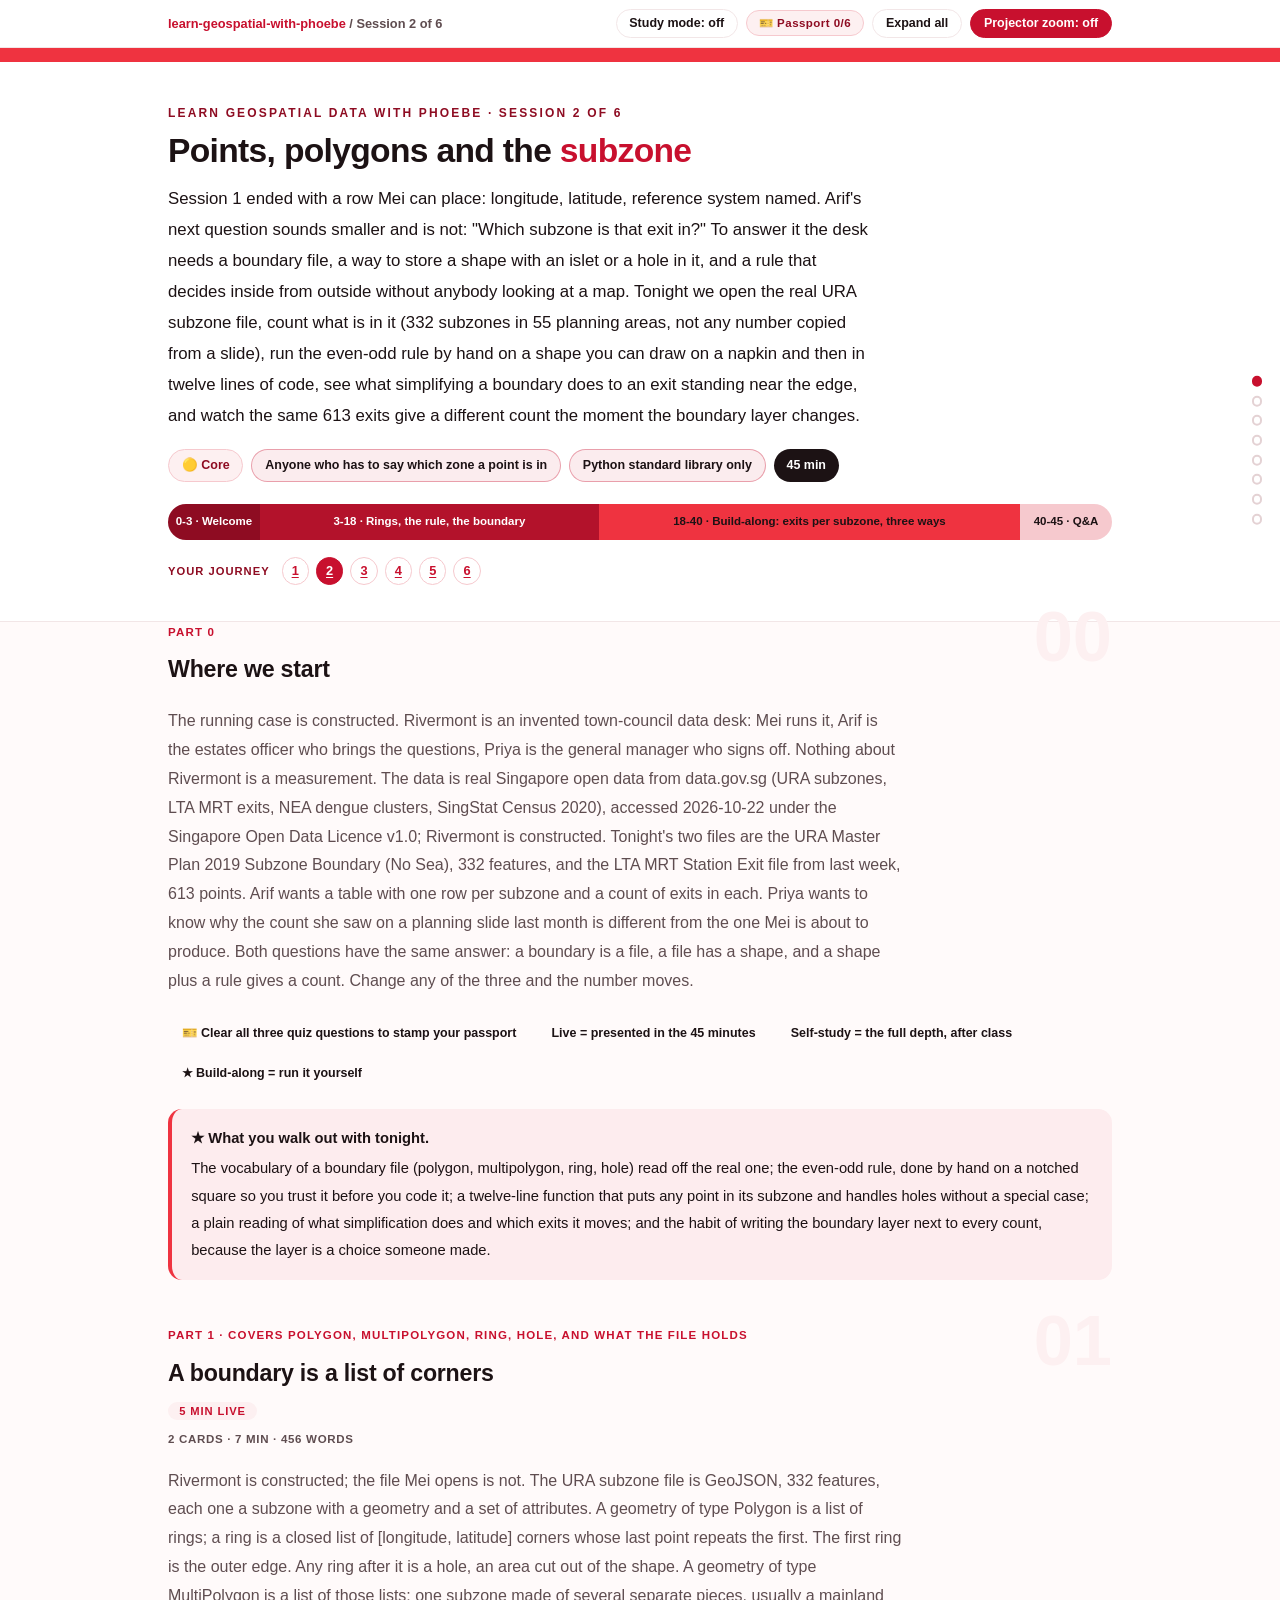
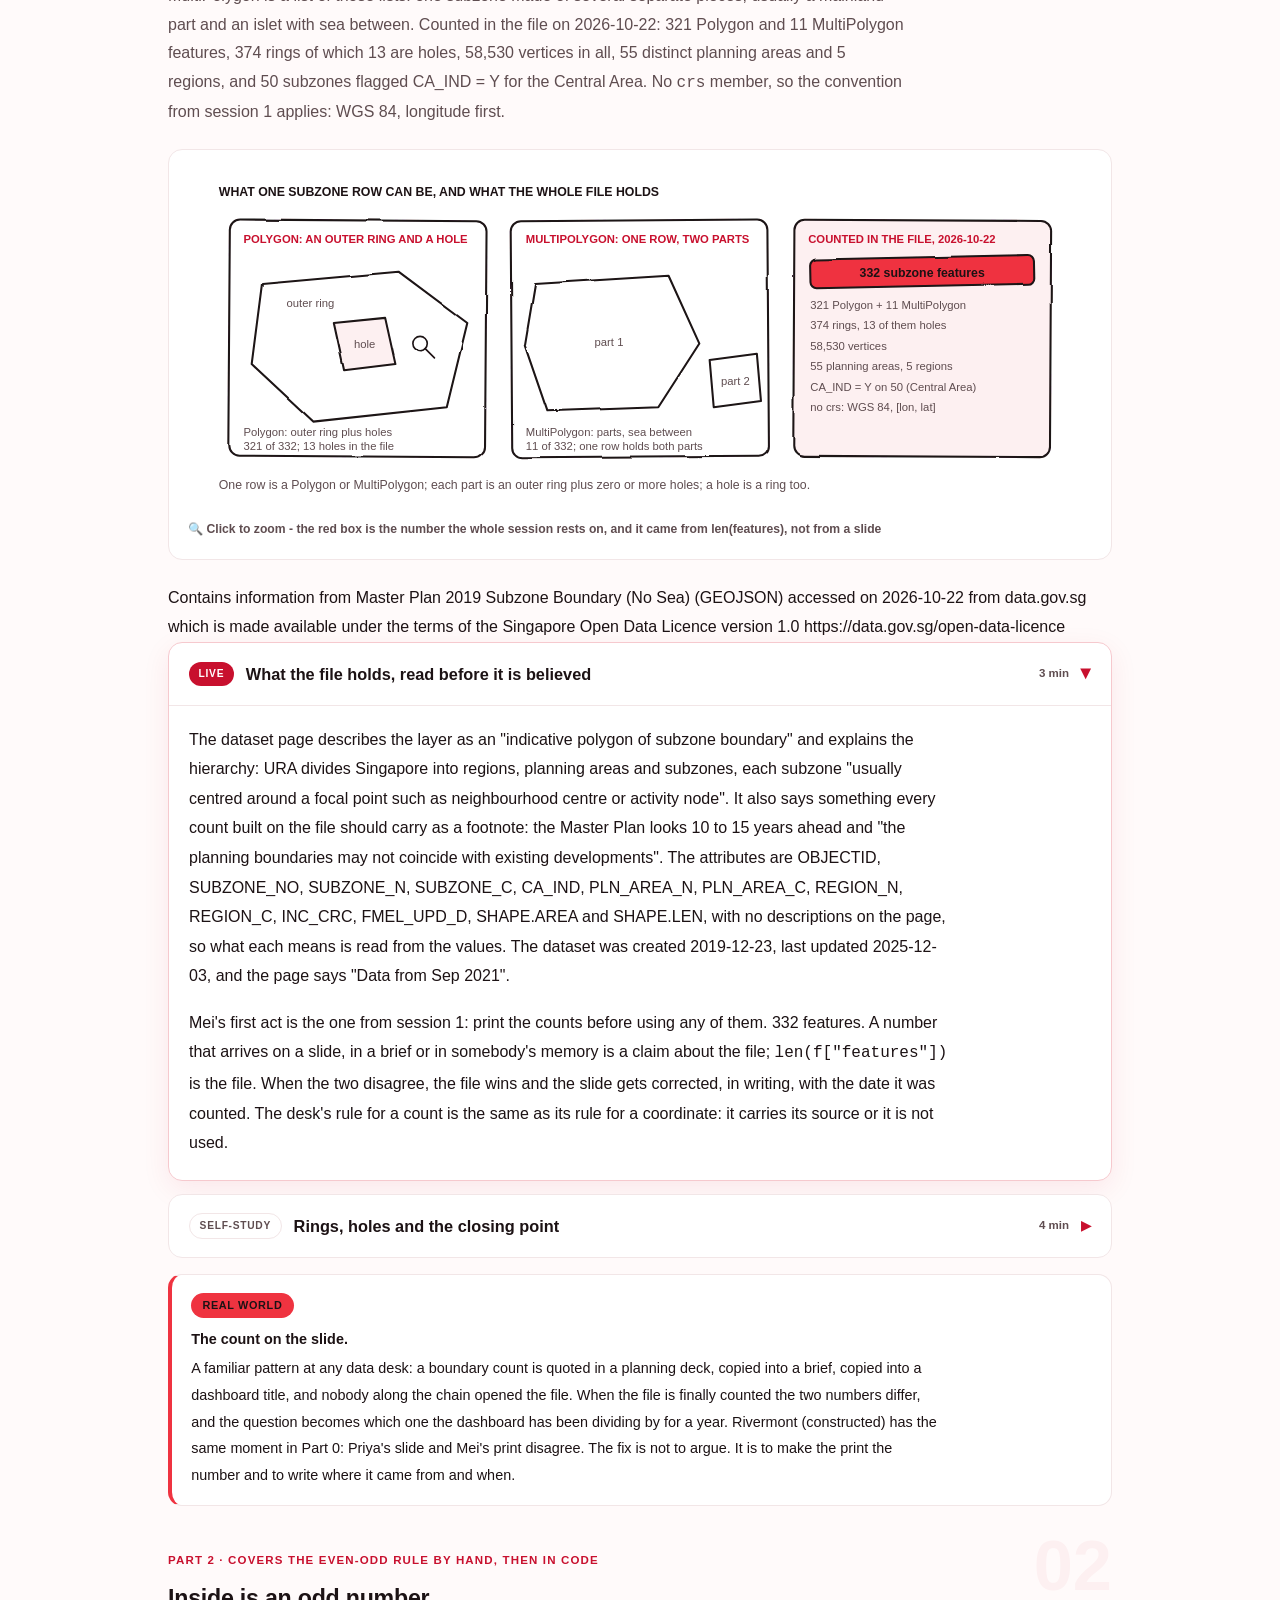
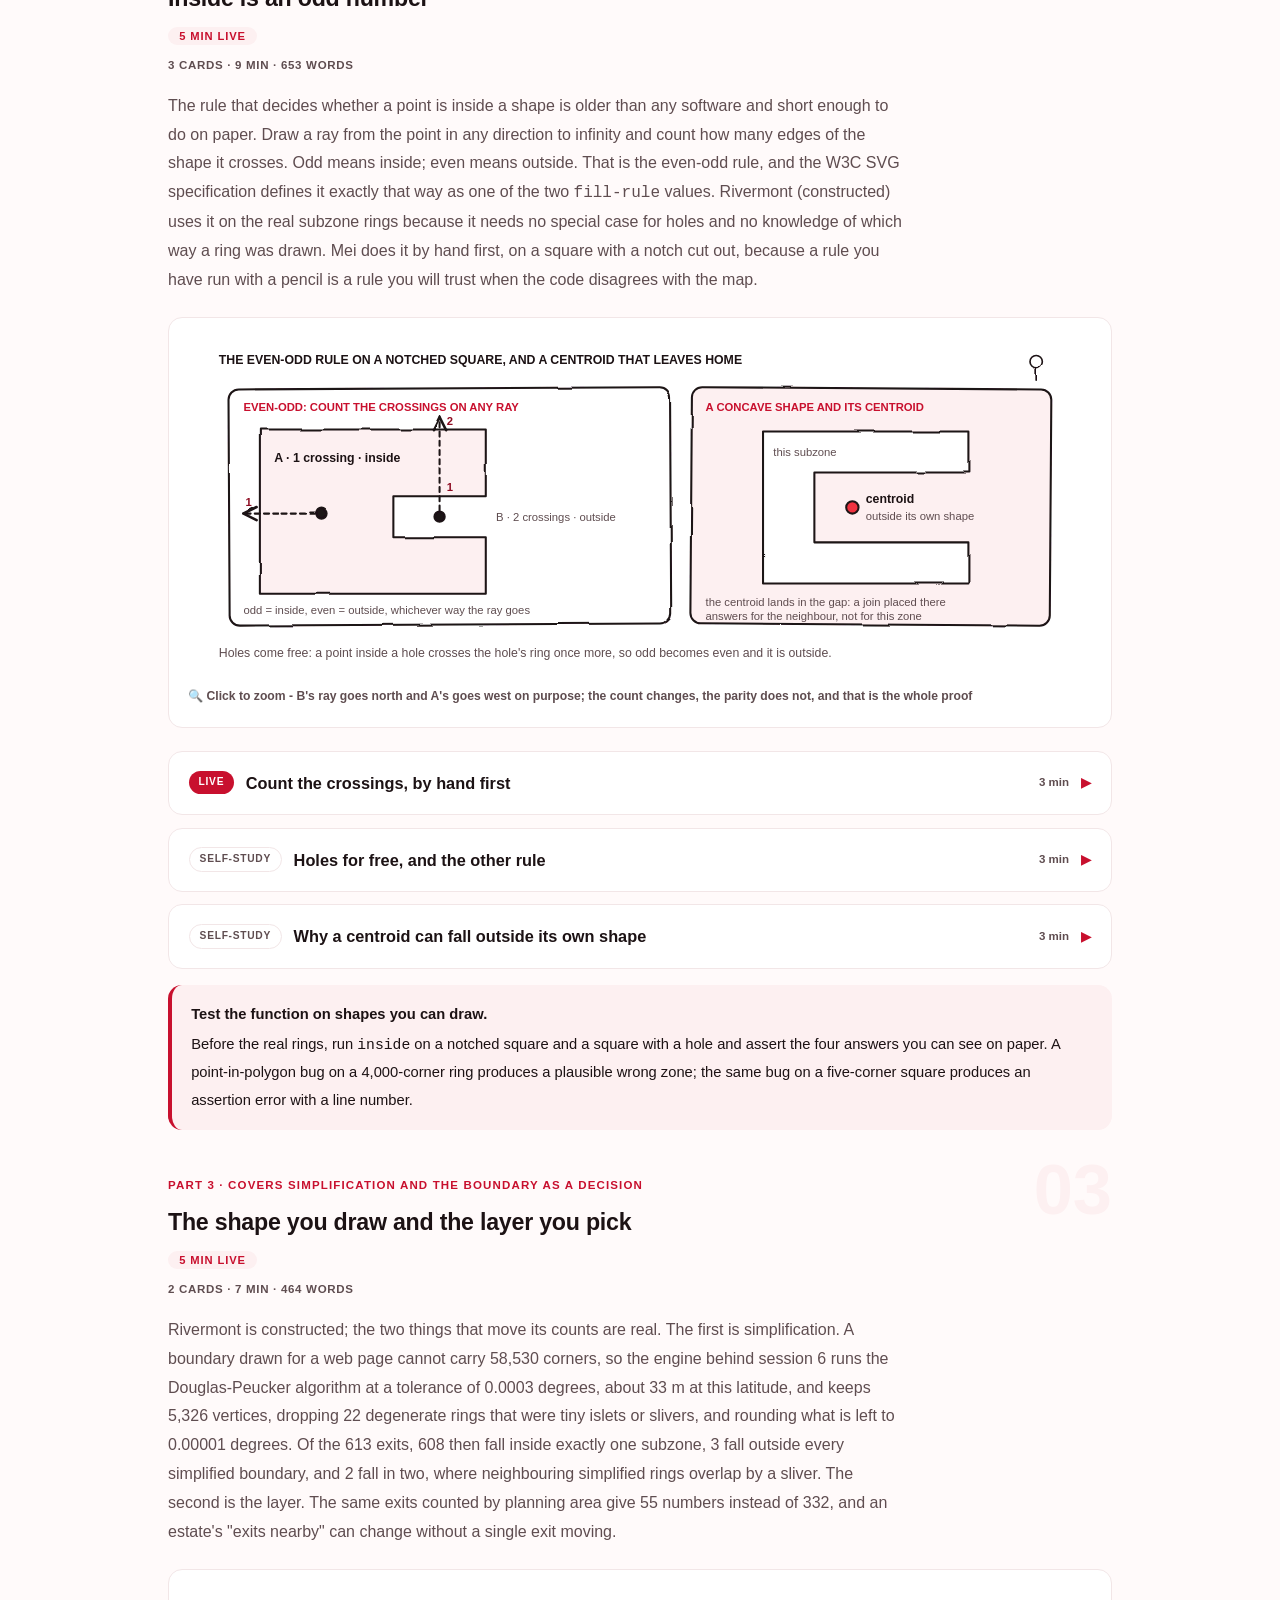
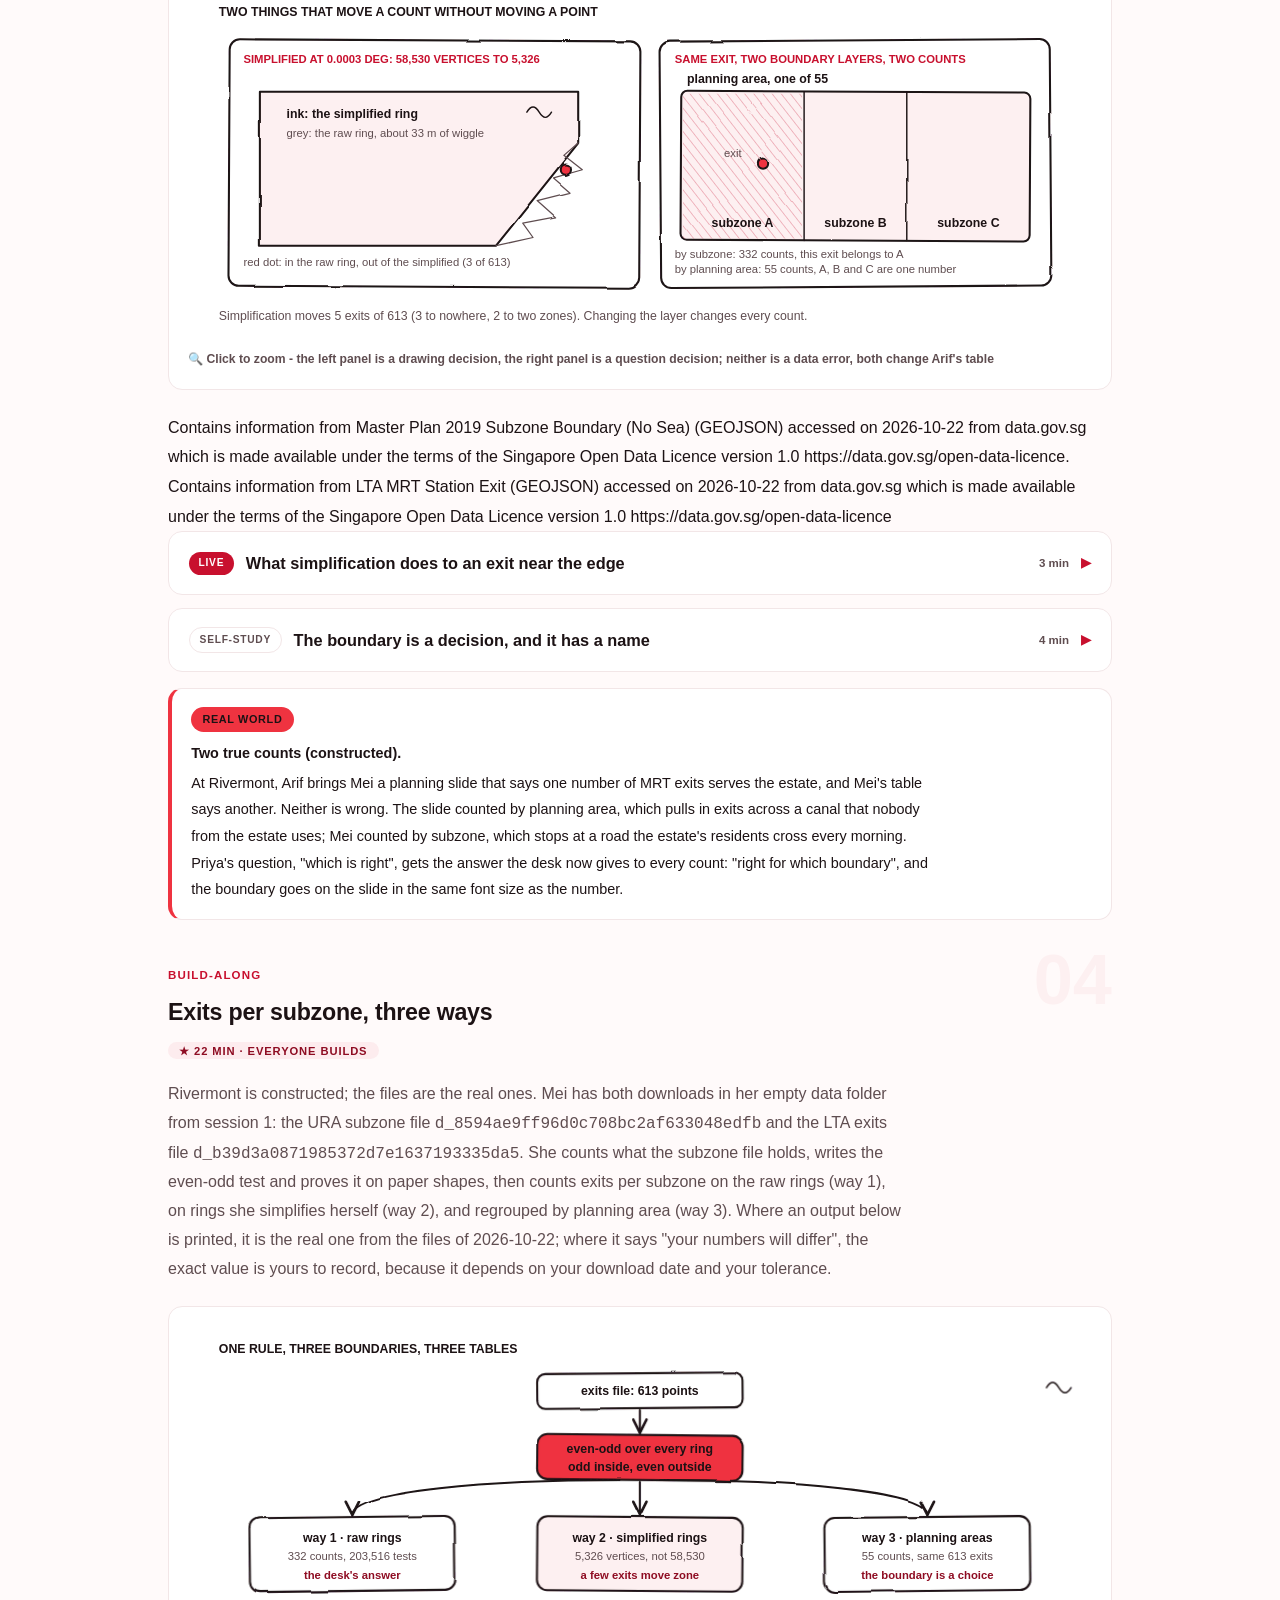
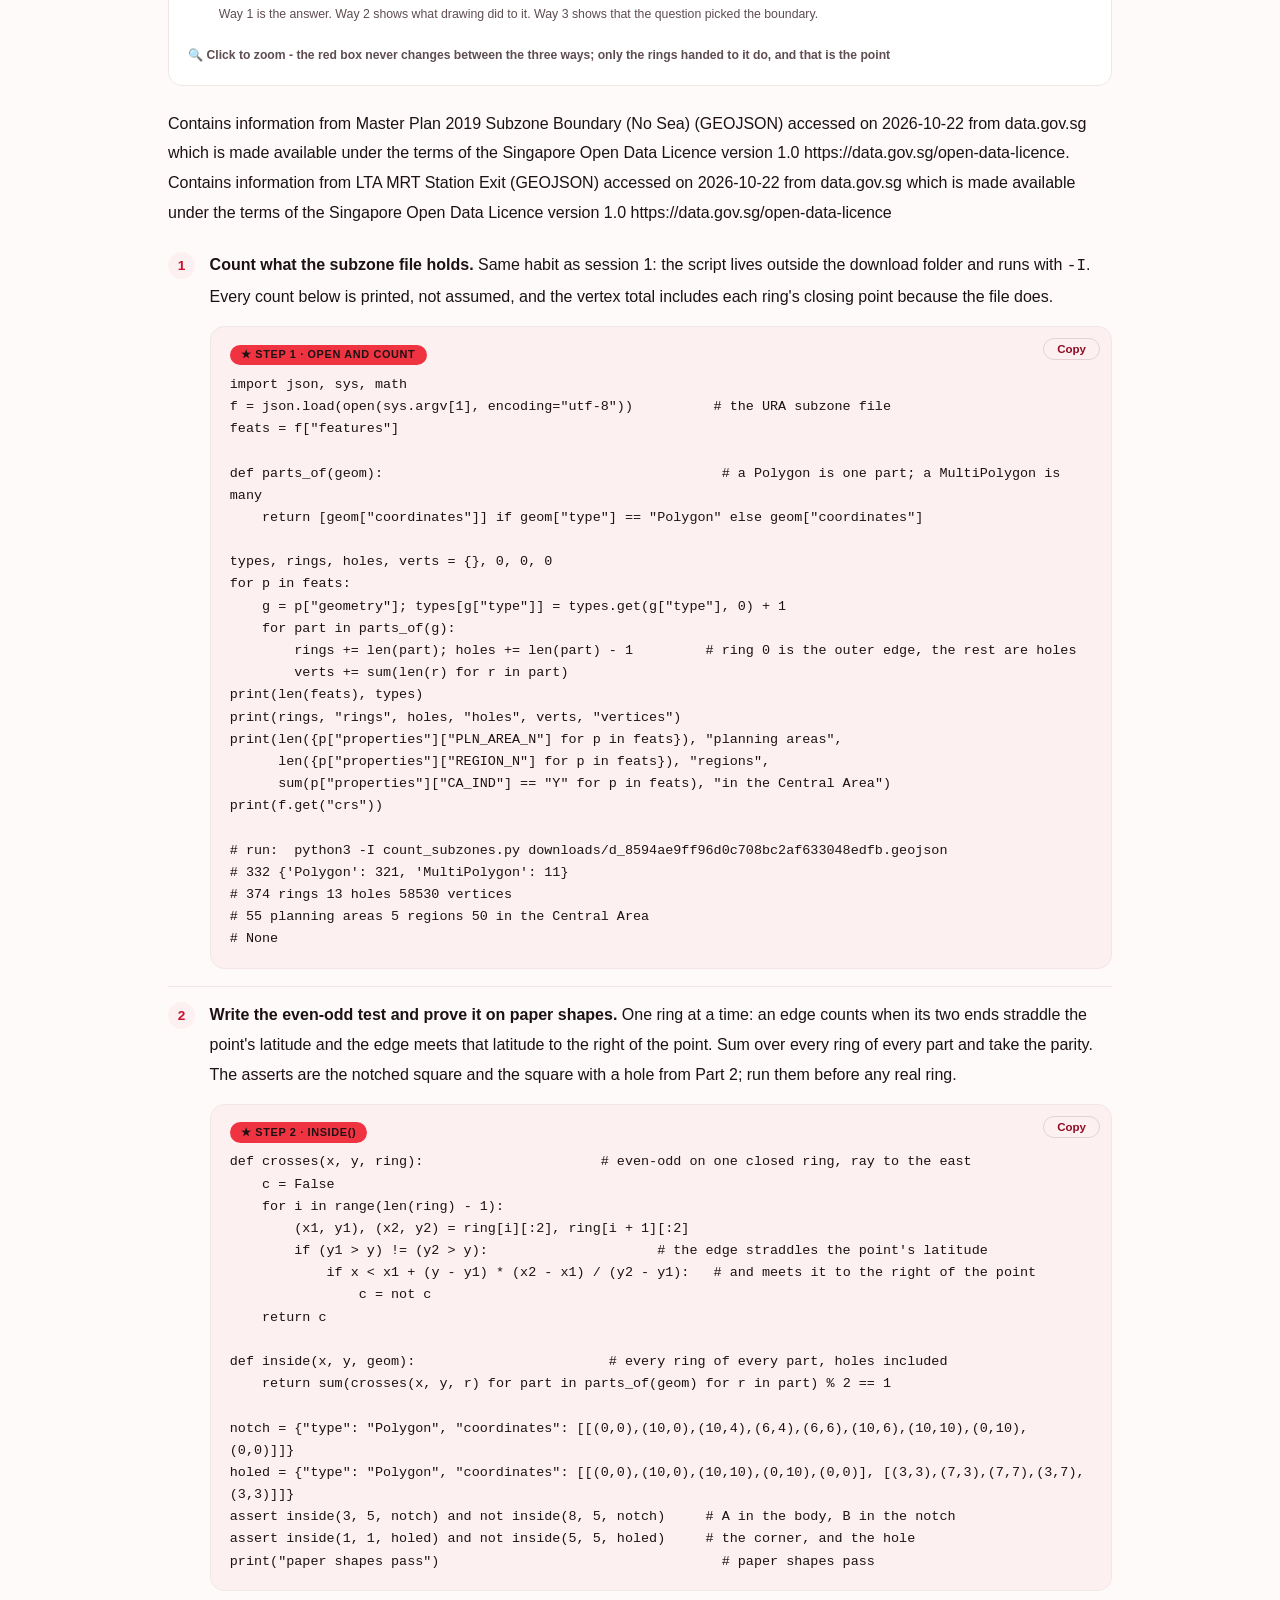
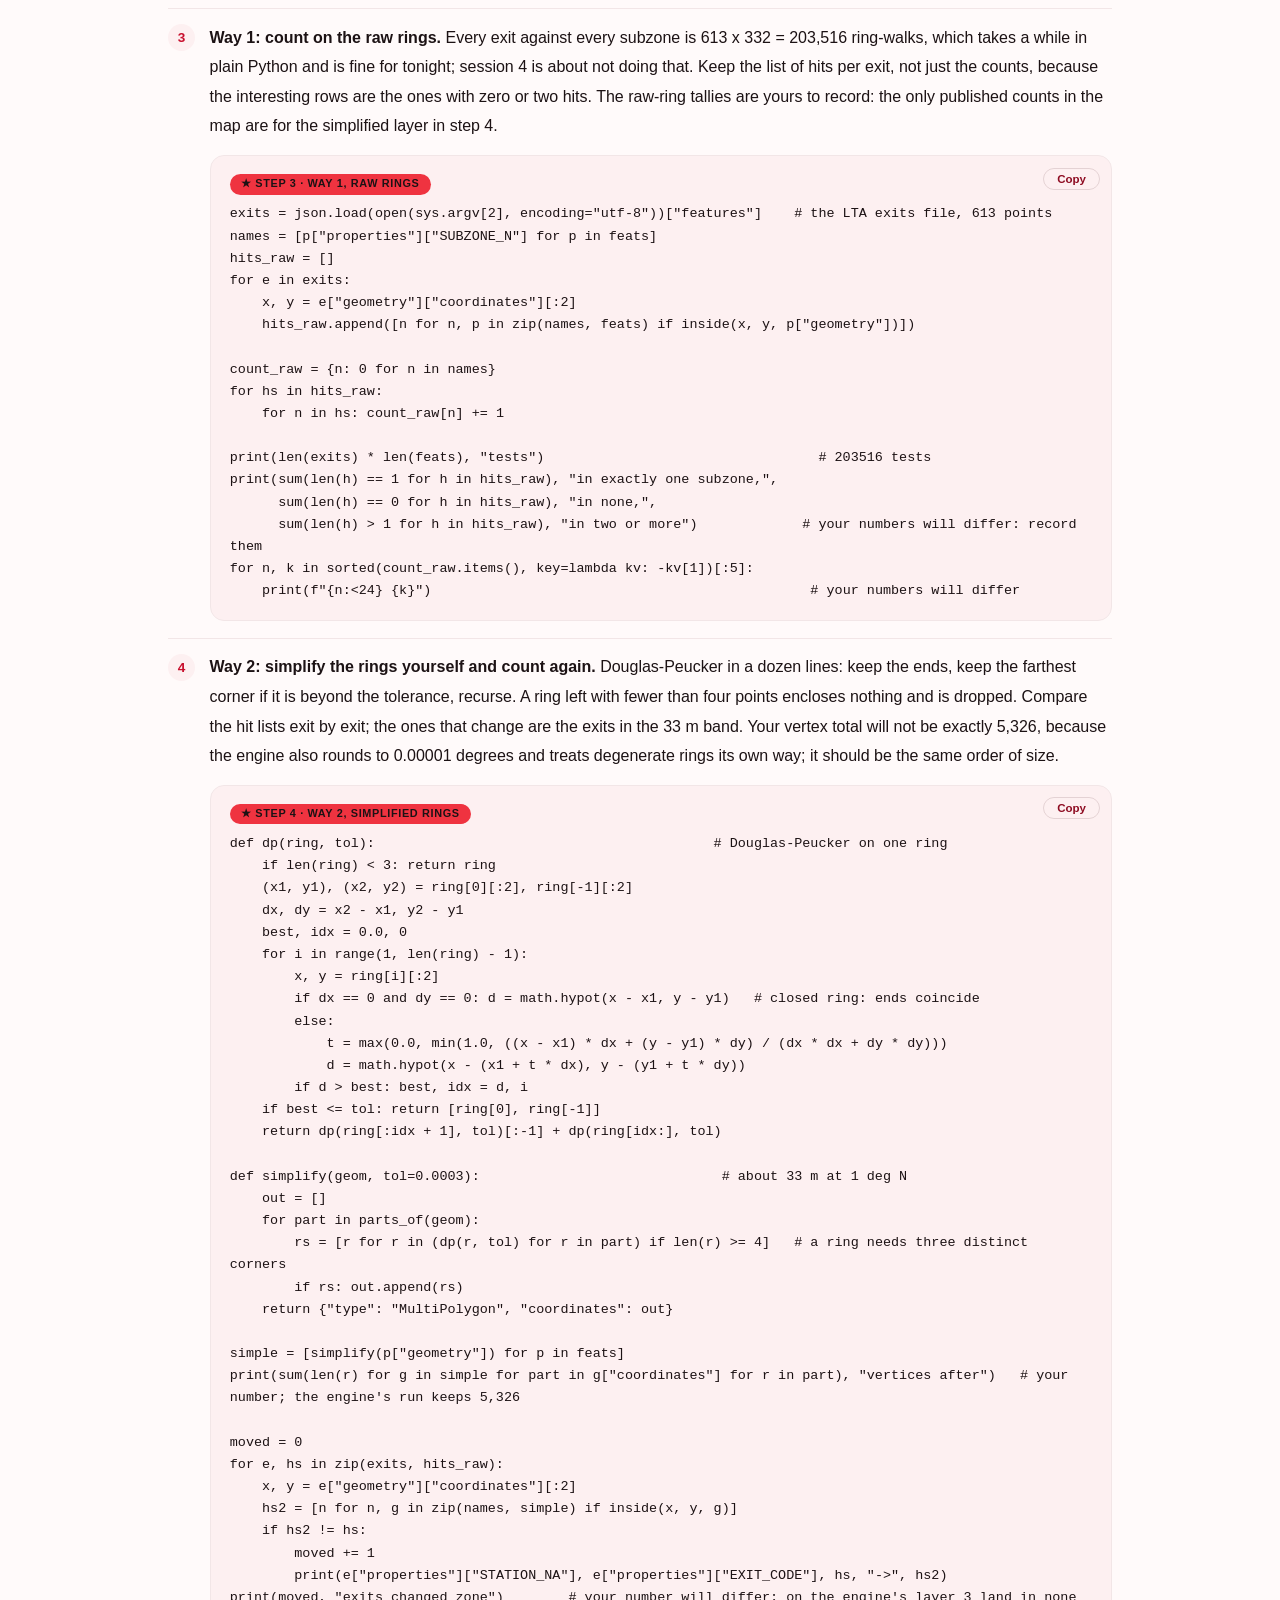
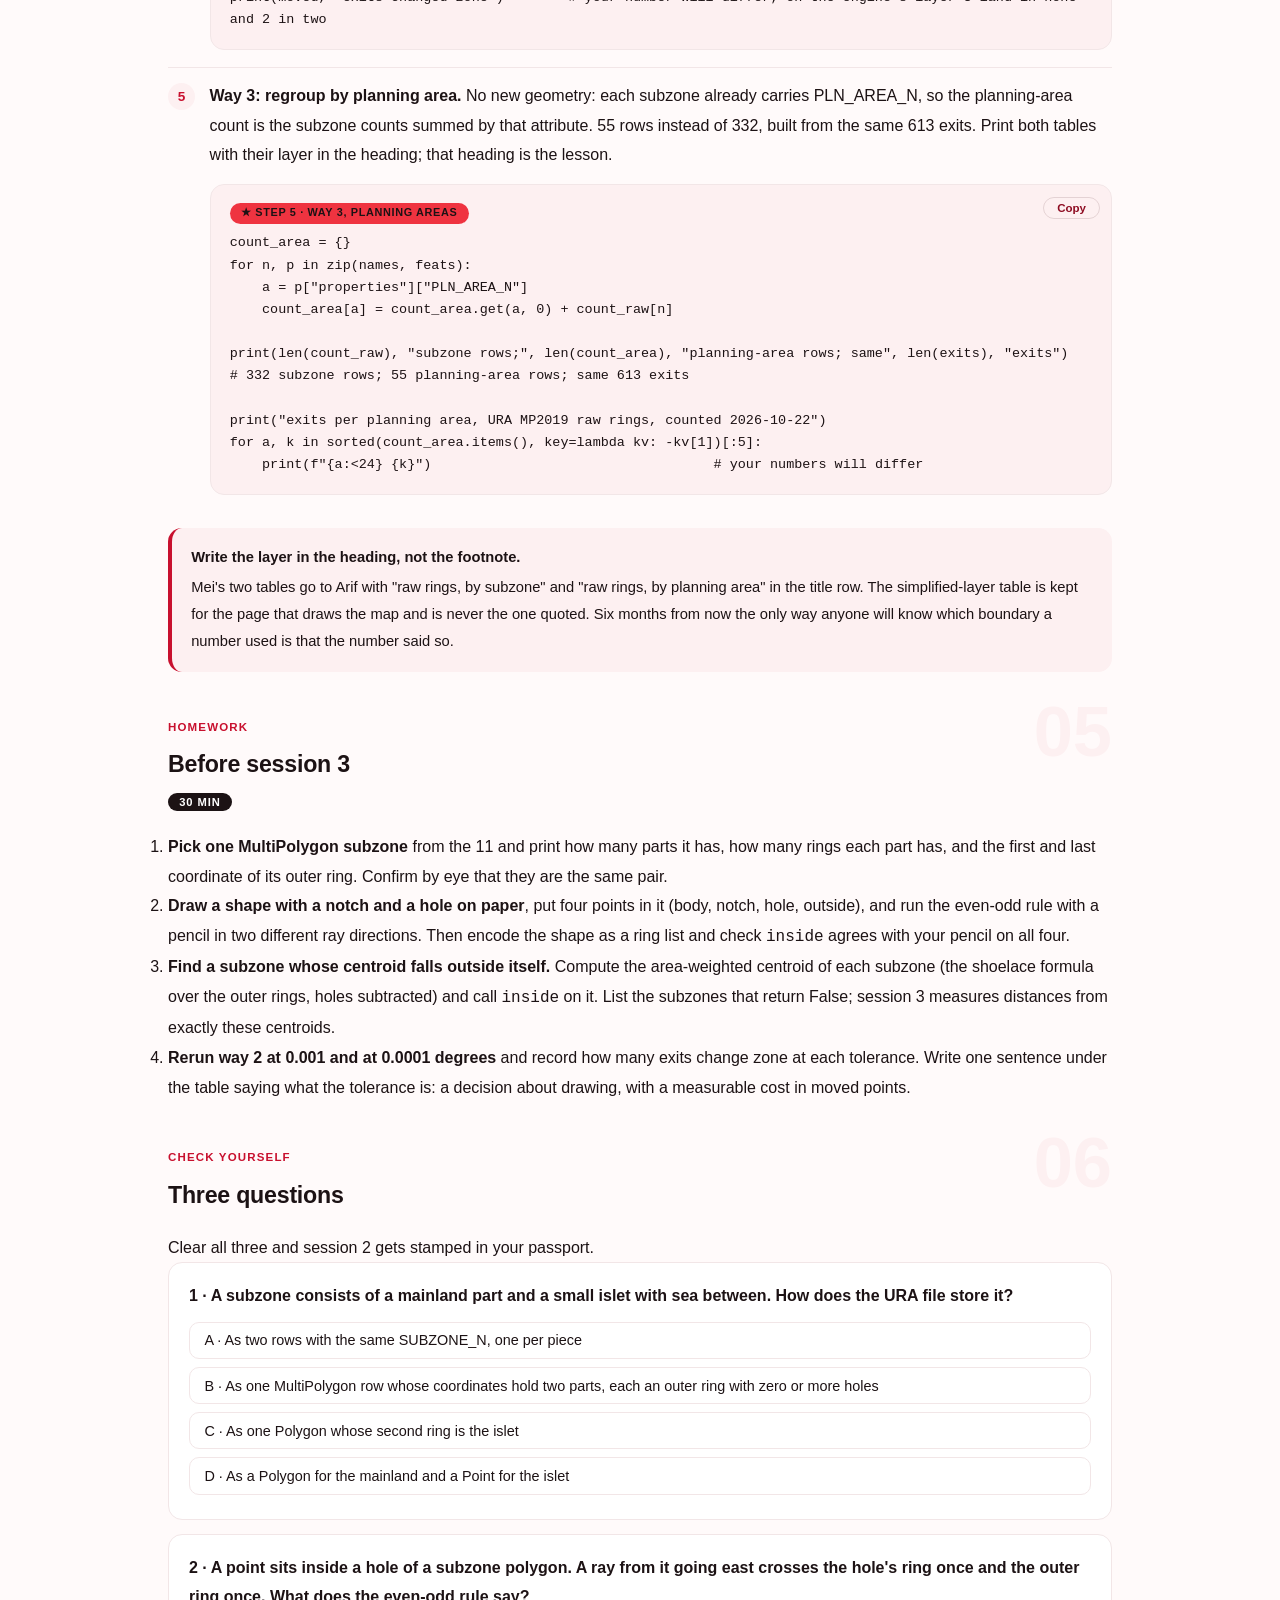
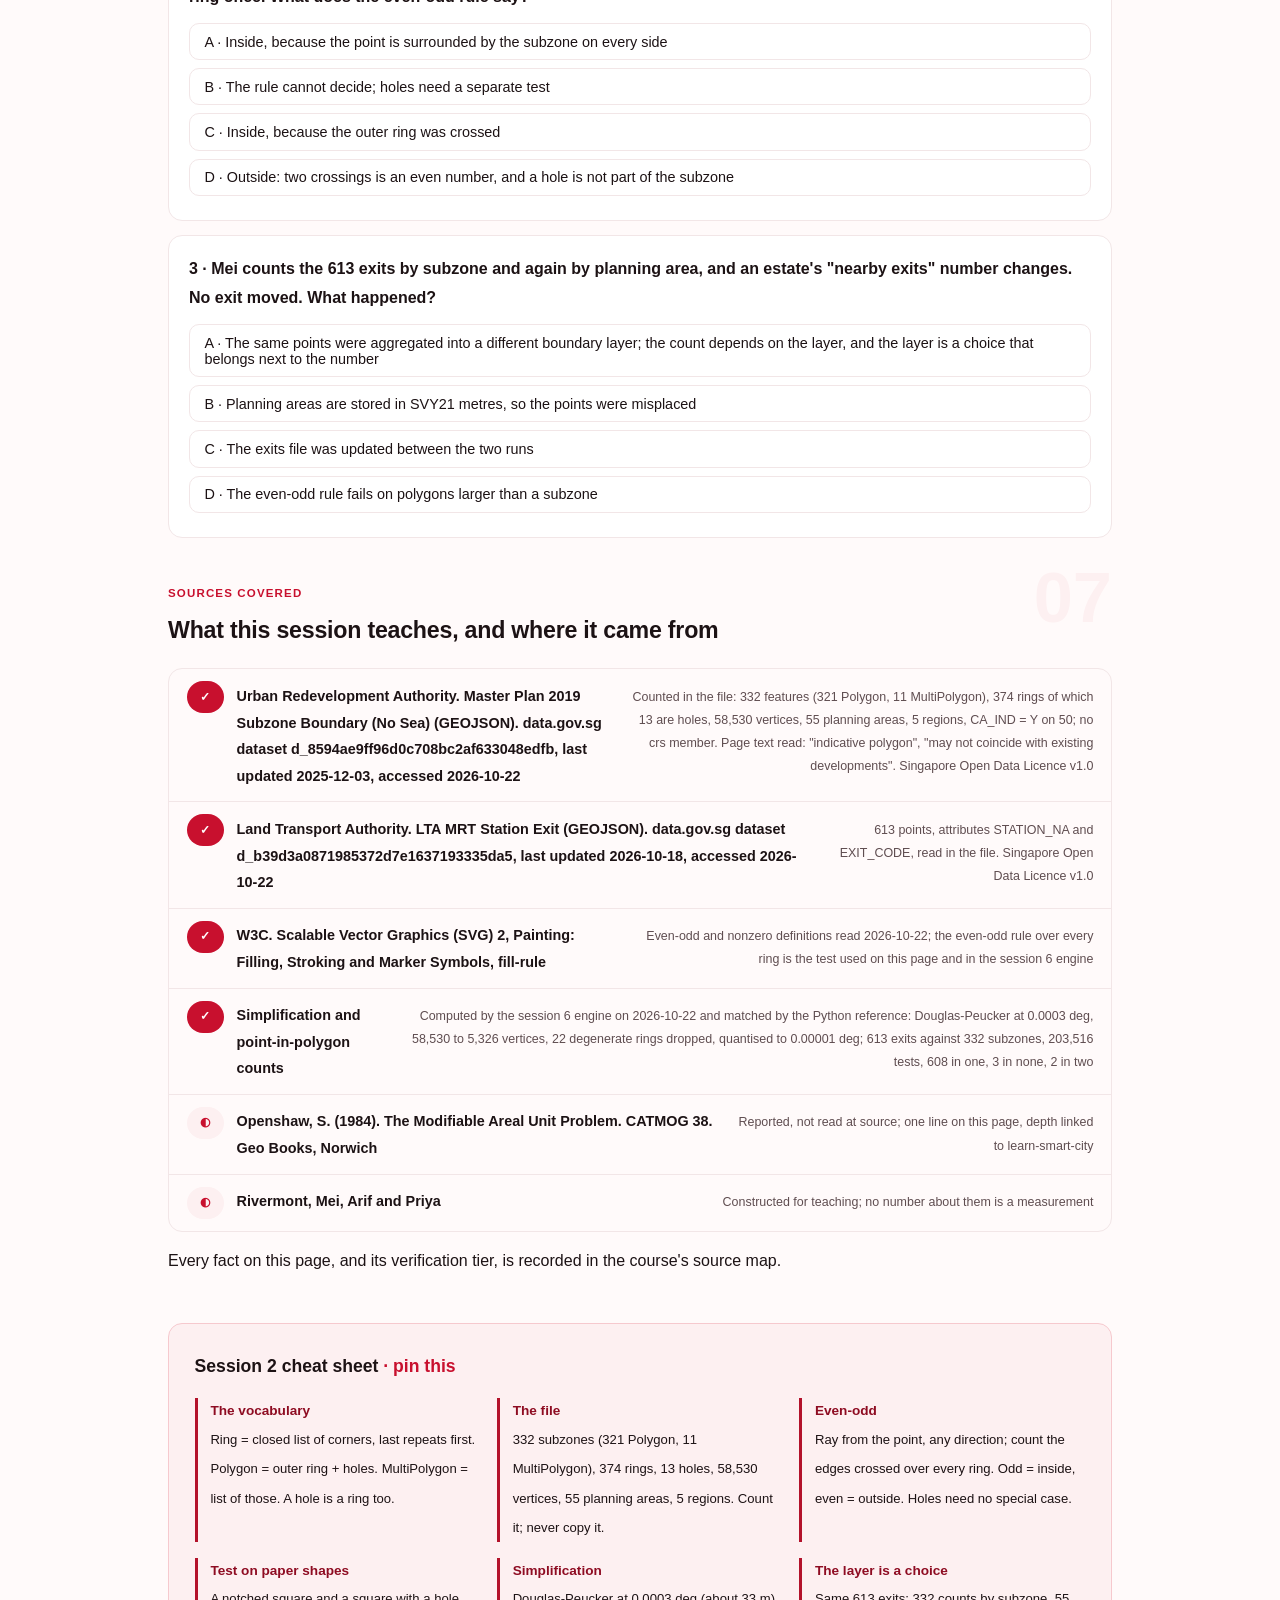
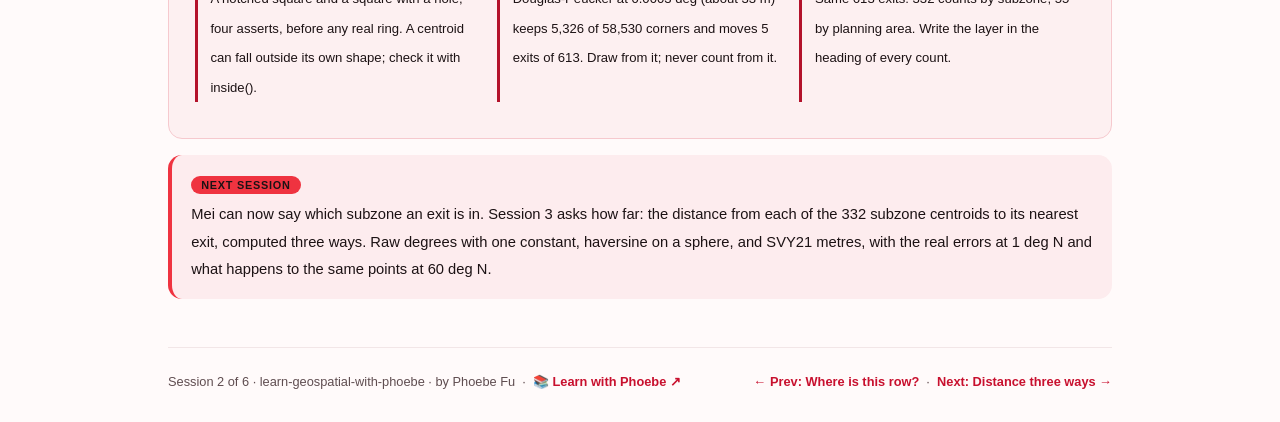
<file: courses/02-points-polygons-subzone.html>
<!DOCTYPE html>
<html lang="en">
<head>
<meta charset="UTF-8">
<meta name="viewport" content="width=device-width, initial-scale=1.0">
<!-- social:start -->
<meta name="description" content="Session 2 of 6. A point becomes a zone only through a boundary and a rule. The 332 URA subzones as polygons, multipolygons, rings and holes; the even-odd rule by hand on a notched square and then in code; what simplifying 58,530 vertices to 5,326 does to the answer; and why the boundary you pick changes the count. Real Singapore open data, a constructed town-council data desk.">
<meta property="og:type" content="article">
<meta property="og:site_name" content="Learn with Phoebe">
<meta property="og:title" content="Points, polygons and the subzone - learn geospatial data with phoebe">
<meta property="og:description" content="Session 2 of 6. Rings, holes, the even-odd rule, simplification, and the boundary as a decision. 332 subzones, 613 exits, one count three ways.">
<meta property="og:url" content="https://phoebefu6.github.io/learn-geospatial-with-phoebe/courses/02-points-polygons-subzone.html">
<meta property="og:image" content="https://phoebefu6.github.io/learn-geospatial-with-phoebe/assets/og-cover.png">
<meta property="og:image:width" content="1200">
<meta property="og:image:height" content="630">
<meta name="twitter:card" content="summary_large_image">
<meta name="twitter:title" content="Points, polygons and the subzone - learn geospatial data with phoebe">
<meta name="twitter:description" content="Session 2 of 6. The even-odd rule, rings and holes, simplification, and the boundary as a choice.">
<meta name="twitter:image" content="https://phoebefu6.github.io/learn-geospatial-with-phoebe/assets/og-cover.png">
<!-- social:end -->
<title>Session 2 · Points, polygons and the subzone - learn geospatial data with phoebe</title>
<link rel="stylesheet" href="../assets/style.css?v=3">
</head>
<body>

<div class="toolbar">
  <div class="wrap">
    <span class="crumb"><a href="../index.html">learn-geospatial-with-phoebe</a> / Session 2 of 6</span>
    <button class="btn" id="toggle-all" type="button">Expand all</button>
    <button class="btn primary" id="zoom-toggle" type="button">Projector zoom: off</button>
  </div>
</div>

<header class="masthead">
  <div class="wrap">
    <div class="eyebrow">Learn Geospatial Data with Phoebe · Session 2 of 6</div>
    <h1>Points, polygons and the <span class="accent">subzone</span></h1>
    <p class="sub">Session 1 ended with a row Mei can place: longitude, latitude, reference system named. Arif's next question sounds smaller and is not: "Which subzone is that exit in?" To answer it the desk needs a boundary file, a way to store a shape with an islet or a hole in it, and a rule that decides inside from outside without anybody looking at a map. Tonight we open the real URA subzone file, count what is in it (332 subzones in 55 planning areas, not any number copied from a slide), run the even-odd rule by hand on a shape you can draw on a napkin and then in twelve lines of code, see what simplifying a boundary does to an exit standing near the edge, and watch the same 613 exits give a different count the moment the boundary layer changes.</p>
    <div class="chip-row">
      <span class="chip level">🟡 Core</span>
      <span class="chip audience">Anyone who has to say which zone a point is in</span>
      <span class="chip audience">Python standard library only</span>
      <span class="chip time">45 min</span>
    </div>
    <div class="agenda">
      <span class="a1" style="flex:1">0-3 · Welcome</span>
      <span class="a2" style="flex:4">3-18 · Rings, the rule, the boundary</span>
      <span class="a3" style="flex:5">18-40 · Build-along: exits per subzone, three ways</span>
      <span class="a4" style="flex:1">40-45 · Q&amp;A</span>
    </div>
  </div>
</header>

<main class="wrap">

  <section class="section" id="intro">
    <div class="section-kicker">
      <span class="klabel">Part 0</span>
      <h2>Where we start</h2>
    </div>
    <p class="lede">The running case is constructed. Rivermont is an invented town-council data desk: Mei runs it, Arif is the estates officer who brings the questions, Priya is the general manager who signs off. Nothing about Rivermont is a measurement. The data is real Singapore open data from data.gov.sg (URA subzones, LTA MRT exits, NEA dengue clusters, SingStat Census 2020), accessed 2026-10-22 under the Singapore Open Data Licence v1.0; Rivermont is constructed. Tonight's two files are the URA Master Plan 2019 Subzone Boundary (No Sea), 332 features, and the LTA MRT Station Exit file from last week, 613 points. Arif wants a table with one row per subzone and a count of exits in each. Priya wants to know why the count she saw on a planning slide last month is different from the one Mei is about to produce. Both questions have the same answer: a boundary is a file, a file has a shape, and a shape plus a rule gives a count. Change any of the three and the number moves.</p>

    <div class="legend">
      <span class="pill">🎫 Clear all three quiz questions to stamp your passport</span>
      <span class="pill">Live = presented in the 45 minutes</span>
      <span class="pill">Self-study = the full depth, after class</span>
      <span class="pill">★ Build-along = run it yourself</span>
    </div>

    <div class="callout win">
      <p><strong>★ What you walk out with tonight.</strong> The vocabulary of a boundary file (polygon, multipolygon, ring, hole) read off the real one; the even-odd rule, done by hand on a notched square so you trust it before you code it; a twelve-line function that puts any point in its subzone and handles holes without a special case; a plain reading of what simplification does and which exits it moves; and the habit of writing the boundary layer next to every count, because the layer is a choice someone made.</p>
    </div>
  </section>

  <section class="section" id="part-1">
    <div class="section-kicker">
      <span class="klabel">Part 1 · covers polygon, multipolygon, ring, hole, and what the file holds</span>
      <h2>A boundary is a list of corners</h2>
      <span class="tag concept">5 min live</span>
    </div>
    <p class="lede">Rivermont is constructed; the file Mei opens is not. The URA subzone file is GeoJSON, 332 features, each one a subzone with a geometry and a set of attributes. A geometry of type Polygon is a list of rings; a ring is a closed list of [longitude, latitude] corners whose last point repeats the first. The first ring is the outer edge. Any ring after it is a hole, an area cut out of the shape. A geometry of type MultiPolygon is a list of those lists: one subzone made of several separate pieces, usually a mainland part and an islet with sea between. Counted in the file on 2026-10-22: 321 Polygon and 11 MultiPolygon features, 374 rings of which 13 are holes, 58,530 vertices in all, 55 distinct planning areas and 5 regions, and 50 subzones flagged CA_IND = Y for the Central Area. No <code>crs</code> member, so the convention from session 1 applies: WGS 84, longitude first.</p>

    <figure class="zoomable">
      <svg viewBox="0 0 880 330" xmlns="http://www.w3.org/2000/svg" role="img" aria-label="Three panels. Left: a hand-drawn polygon with one outer ring and a smaller ring inside it labelled hole; the caption says 321 of 332 features are Polygon and the file has 13 holes. Middle: a MultiPolygon drawn as a large part and a small islet with sea between, labelled part 1 and part 2; 11 of 332 features are MultiPolygon and one row holds both parts. Right: the counts read in the file on 2026-10-22, with 332 subzone features in the flag-red box, then 321 Polygon plus 11 MultiPolygon, 374 rings of which 13 are holes, 58,530 vertices, 55 planning areas and 5 regions, CA_IND Y on 50, and no crs member so WGS 84 longitude first.">
        <defs>
          <filter id="f2aSk" x="-3%" y="-3%" width="106%" height="106%"><feTurbulence type="fractalNoise" baseFrequency="0.02" numOctaves="2" seed="52" result="n"/><feDisplacementMap in="SourceGraphic" in2="n" scale="2.4" xChannelSelector="R" yChannelSelector="G"/></filter>
        </defs>
        <style>
          .f2aH { font: 800 12px Inter, sans-serif; fill: #1C1214; }
          .f2aL { font: 600 12px Inter, sans-serif; fill: #1C1214; }
          .f2aS { font: 400 11px Inter, sans-serif; fill: #5F4D50; }
          .f2aB { font: 800 11px Inter, sans-serif; fill: #8E0C22; }
          .f2aA { font: 700 11px Inter, sans-serif; fill: #C8102E; }
          .f2aN { font: 400 12px Inter, sans-serif; fill: #5F4D50; }
        </style>

        <text class="f2aH" x="30" y="26">WHAT ONE SUBZONE ROW CAN BE, AND WHAT THE WHOLE FILE HOLDS</text>

        <g filter="url(#f2aSk)" fill="none" stroke="#1C1214" stroke-width="2" stroke-linecap="round" stroke-linejoin="round">
          <rect x="40" y="50" width="250" height="230" rx="10" transform="rotate(0.4 165 165)" fill="#FFFFFF"/>
          <rect x="315" y="50" width="250" height="230" rx="10" transform="rotate(-0.4 440 165)" fill="#FFFFFF"/>
          <rect x="590" y="50" width="250" height="230" rx="10" transform="rotate(0.3 715 165)" fill="#FDF0F1"/>
          <path d="M72 112 L205 100 L272 150 L252 232 L122 246 L62 190 Z" fill="#FFFFFF"/>
          <path d="M142 150 L192 145 L202 190 L152 196 Z" fill="#FDF0F1"/>
          <circle cx="226" cy="170" r="7" stroke-width="1.6"/>
          <path d="M231 175 L240 184" stroke-width="1.6"/>
          <path d="M338 112 L468 104 L498 170 L458 232 L350 236 L328 172 Z" fill="#FFFFFF"/>
          <path d="M508 186 L554 180 L558 226 L512 232 Z" fill="#FFFFFF"/>
          <rect x="606" y="86" width="218" height="28" rx="6" transform="rotate(-1.2 715 100)" fill="#EF3340"/>
        </g>

        <text class="f2aA" x="54" y="72">POLYGON: AN OUTER RING AND A HOLE</text>
        <text class="f2aS" x="96" y="134">outer ring</text>
        <text class="f2aS" x="172" y="174" text-anchor="middle">hole</text>
        <text class="f2aS" x="54" y="260">Polygon: outer ring plus holes</text>
        <text class="f2aS" x="54" y="274">321 of 332; 13 holes in the file</text>

        <text class="f2aA" x="329" y="72">MULTIPOLYGON: ONE ROW, TWO PARTS</text>
        <text class="f2aS" x="410" y="172" text-anchor="middle">part 1</text>
        <text class="f2aS" x="533" y="210" text-anchor="middle">part 2</text>
        <text class="f2aS" x="329" y="260">MultiPolygon: parts, sea between</text>
        <text class="f2aS" x="329" y="274">11 of 332; one row holds both parts</text>

        <text class="f2aA" x="604" y="72">COUNTED IN THE FILE, 2026-10-22</text>
        <text class="f2aL" x="715" y="105" text-anchor="middle">332 subzone features</text>
        <text class="f2aS" x="606" y="136">321 Polygon + 11 MultiPolygon</text>
        <text class="f2aS" x="606" y="156">374 rings, 13 of them holes</text>
        <text class="f2aS" x="606" y="176">58,530 vertices</text>
        <text class="f2aS" x="606" y="196">55 planning areas, 5 regions</text>
        <text class="f2aS" x="606" y="216">CA_IND = Y on 50 (Central Area)</text>
        <text class="f2aS" x="606" y="236">no crs: WGS 84, [lon, lat]</text>

        <text class="f2aN" x="30" y="312">One row is a Polygon or MultiPolygon; each part is an outer ring plus zero or more holes; a hole is a ring too.</text>
      </svg>
      <figcaption>🔍 Click to zoom - the red box is the number the whole session rests on, and it came from len(features), not from a slide</figcaption>
    </figure>
    <p class="mono">Contains information from Master Plan 2019 Subzone Boundary (No Sea) (GEOJSON) accessed on 2026-10-22 from data.gov.sg which is made available under the terms of the Singapore Open Data Licence version 1.0 https://data.gov.sg/open-data-licence</p>

    <details class="card" open>
      <summary><span class="mode live">Live</span>What the file holds, read before it is believed<span class="mini">3 min</span><span class="caret">▶</span></summary>
      <div class="body">
        <p>The dataset page describes the layer as an "indicative polygon of subzone boundary" and explains the hierarchy: URA divides Singapore into regions, planning areas and subzones, each subzone "usually centred around a focal point such as neighbourhood centre or activity node". It also says something every count built on the file should carry as a footnote: the Master Plan looks 10 to 15 years ahead and "the planning boundaries may not coincide with existing developments". The attributes are OBJECTID, SUBZONE_NO, SUBZONE_N, SUBZONE_C, CA_IND, PLN_AREA_N, PLN_AREA_C, REGION_N, REGION_C, INC_CRC, FMEL_UPD_D, SHAPE.AREA and SHAPE.LEN, with no descriptions on the page, so what each means is read from the values. The dataset was created 2019-12-23, last updated 2025-12-03, and the page says "Data from Sep 2021".</p>
        <p>Mei's first act is the one from session 1: print the counts before using any of them. 332 features. A number that arrives on a slide, in a brief or in somebody's memory is a claim about the file; <code>len(f["features"])</code> is the file. When the two disagree, the file wins and the slide gets corrected, in writing, with the date it was counted. The desk's rule for a count is the same as its rule for a coordinate: it carries its source or it is not used.</p>
      </div>
    </details>

    <details class="card">
      <summary><span class="mode self">Self-study</span>Rings, holes and the closing point<span class="mini">4 min</span><span class="caret">▶</span></summary>
      <div class="body">
        <p>Open one Polygon feature and its <code>coordinates</code> is a list with one or more items; each item is a ring, a list of [longitude, latitude] pairs. A valid ring repeats its first pair as its last, which is why a square has five coordinates, not four, and why a ring with fewer than four pairs encloses nothing. Position zero is the outer ring. Every later ring in the same list is a hole: the file's 13 holes are places where a subzone wraps around something that belongs to a different subzone or to no subzone at all, and the hole is how the file says "not this one" without a second feature. A MultiPolygon's <code>coordinates</code> is one level deeper: a list of parts, each part the same outer-ring-then-holes list. The 11 MultiPolygon subzones are the ones with an islet, a reclaimed strip or a sliver that does not touch the main body; the islet is still that subzone, so it lives in that row.</p>
        <p>Two consequences for the desk. First, "how many vertices" is a sum over every ring of every part, closing points included, and that is how the 58,530 was counted. Second, any function that decides inside from outside has to visit every ring, holes and islets alike, or it will put a point in a hole inside the subzone that surrounds the hole. Part 2's rule does that for free, which is one of the reasons it is the rule to learn first.</p>
      </div>
    </details>

    <div class="callout example">
      <span class="ex-pill">Real world</span>
      <p><strong>The count on the slide.</strong> A familiar pattern at any data desk: a boundary count is quoted in a planning deck, copied into a brief, copied into a dashboard title, and nobody along the chain opened the file. When the file is finally counted the two numbers differ, and the question becomes which one the dashboard has been dividing by for a year. Rivermont (constructed) has the same moment in Part 0: Priya's slide and Mei's print disagree. The fix is not to argue. It is to make the print the number and to write where it came from and when.</p>
    </div>
  </section>

  <section class="section" id="part-2">
    <div class="section-kicker">
      <span class="klabel">Part 2 · covers the even-odd rule by hand, then in code</span>
      <h2>Inside is an odd number</h2>
      <span class="tag concept">5 min live</span>
    </div>
    <p class="lede">The rule that decides whether a point is inside a shape is older than any software and short enough to do on paper. Draw a ray from the point in any direction to infinity and count how many edges of the shape it crosses. Odd means inside; even means outside. That is the even-odd rule, and the W3C SVG specification defines it exactly that way as one of the two <code>fill-rule</code> values. Rivermont (constructed) uses it on the real subzone rings because it needs no special case for holes and no knowledge of which way a ring was drawn. Mei does it by hand first, on a square with a notch cut out, because a rule you have run with a pencil is a rule you will trust when the code disagrees with the map.</p>

    <figure class="zoomable">
      <svg viewBox="0 0 880 330" xmlns="http://www.w3.org/2000/svg" role="img" aria-label="Two panels. Left: a square with a rectangular notch cut into its right side. Point A sits in the body of the square and sends a ray west that crosses one edge, labelled 1 crossing, inside. Point B sits in the notch and sends a ray north that crosses the notch's top edge and then the square's top edge, labelled 2 crossings, outside. The caption says odd is inside and even is outside whichever way the ray goes. Right: a C-shaped concave polygon; its area-weighted centroid is a flag-red dot in the gap of the C, labelled centroid, outside its own shape; a join placed there answers for the neighbour.">
        <defs>
          <filter id="f2bSk" x="-3%" y="-3%" width="106%" height="106%"><feTurbulence type="fractalNoise" baseFrequency="0.02" numOctaves="2" seed="64" result="n"/><feDisplacementMap in="SourceGraphic" in2="n" scale="2.4" xChannelSelector="R" yChannelSelector="G"/></filter>
          <marker id="f2bAr" viewBox="0 0 10 10" refX="9" refY="5" markerWidth="8" markerHeight="8" orient="auto"><path d="M1 1 L9 5 L1 9" fill="none" stroke="#1C1214" stroke-width="1.6" stroke-linecap="round"/></marker>
        </defs>
        <style>
          .f2bH { font: 800 12px Inter, sans-serif; fill: #1C1214; }
          .f2bL { font: 600 12px Inter, sans-serif; fill: #1C1214; }
          .f2bS { font: 400 11px Inter, sans-serif; fill: #5F4D50; }
          .f2bB { font: 800 11px Inter, sans-serif; fill: #8E0C22; }
          .f2bA { font: 700 11px Inter, sans-serif; fill: #C8102E; }
          .f2bN { font: 400 12px Inter, sans-serif; fill: #5F4D50; }
        </style>

        <text class="f2bH" x="30" y="26">THE EVEN-ODD RULE ON A NOTCHED SQUARE, AND A CENTROID THAT LEAVES HOME</text>

        <g filter="url(#f2bSk)" fill="none" stroke="#1C1214" stroke-width="2" stroke-linecap="round" stroke-linejoin="round">
          <rect x="40" y="50" width="430" height="230" rx="10" transform="rotate(-0.3 255 165)" fill="#FFFFFF"/>
          <rect x="490" y="50" width="350" height="230" rx="10" transform="rotate(0.4 665 165)" fill="#FDF0F1"/>
          <path d="M70 90 L290 90 L290 155 L200 155 L200 195 L290 195 L290 250 L70 250 Z" fill="#FDF0F1"/>
          <circle cx="130" cy="172" r="5" fill="#1C1214"/>
          <path d="M124 172 L54 172" stroke-dasharray="5 4" marker-end="url(#f2bAr)"/>
          <circle cx="245" cy="175" r="5" fill="#1C1214"/>
          <path d="M245 169 L245 78" stroke-dasharray="5 4" marker-end="url(#f2bAr)"/>
          <path d="M560 92 L760 92 L760 132 L610 132 L610 200 L760 200 L760 240 L560 240 Z" fill="#FFFFFF"/>
          <circle cx="647" cy="166" r="6" fill="#EF3340"/>
          <circle cx="826" cy="24" r="6" stroke-width="1.6"/>
          <path d="M826 30 L826 42" stroke-width="1.6"/>
        </g>

        <text class="f2bA" x="54" y="72">EVEN-ODD: COUNT THE CROSSINGS ON ANY RAY</text>
        <text class="f2bL" x="84" y="122">A · 1 crossing · inside</text>
        <text class="f2bB" x="56" y="165">1</text>
        <text class="f2bB" x="252" y="150">1</text>
        <text class="f2bB" x="252" y="86">2</text>
        <text class="f2bS" x="300" y="179">B · 2 crossings · outside</text>
        <text class="f2bS" x="54" y="270">odd = inside, even = outside, whichever way the ray goes</text>

        <text class="f2bA" x="504" y="72">A CONCAVE SHAPE AND ITS CENTROID</text>
        <text class="f2bS" x="570" y="116">this subzone</text>
        <text class="f2bL" x="660" y="162">centroid</text>
        <text class="f2bS" x="660" y="178">outside its own shape</text>
        <text class="f2bS" x="504" y="262">the centroid lands in the gap: a join placed there</text>
        <text class="f2bS" x="504" y="276">answers for the neighbour, not for this zone</text>

        <text class="f2bN" x="30" y="312">Holes come free: a point inside a hole crosses the hole's ring once more, so odd becomes even and it is outside.</text>
      </svg>
      <figcaption>🔍 Click to zoom - B's ray goes north and A's goes west on purpose; the count changes, the parity does not, and that is the whole proof</figcaption>
    </figure>

    <details class="card">
      <summary><span class="mode live">Live</span>Count the crossings, by hand first<span class="mini">3 min</span><span class="caret">▶</span></summary>
      <div class="body">
        <p>Take the notched square in the figure. Point A sits in the body; its ray west meets the left edge once, one is odd, A is inside. Point B sits in the notch, which is outside the shape even though it is surrounded on three sides; its ray north crosses the notch's top edge and then the square's top edge, two is even, B is outside. Now send B's ray east instead: it crosses nothing, zero is even, same answer. Send A's ray east: it meets the notch's left wall once, same answer again. Any ray, any direction, the parity agrees, and that is why a function can pick the convenient direction (horizontal, to the right) and never think about it again.</p>
        <p>In code the test for "does this edge cross a horizontal ray to the right of the point" is two lines: the edge's two ends straddle the point's latitude, and the longitude where the edge meets that latitude is to the right of the point. Flip a boolean each time it is true. Run the loop over every ring of every part, holes included, and read the boolean at the end. The real subzone rings are long (the biggest have thousands of corners) but the rule is the same one you just did with a pencil; the build-along runs it over 613 exits and 332 subzones, 203,516 tests, in plain Python.</p>
      </div>
    </details>

    <details class="card">
      <summary><span class="mode self">Self-study</span>Holes for free, and the other rule<span class="mini">3 min</span><span class="caret">▶</span></summary>
      <div class="body">
        <p>A point inside a hole is, by the file's meaning, outside the subzone. Even-odd gets this without being told which ring is the hole: the ray from a point in the hole crosses the hole's ring once and the outer ring once, two is even, outside. A point in the solid part crosses only the outer ring, one, inside. So "sum the crossings over all rings and take the parity" is the whole algorithm, and it is why the engine behind session 6 runs even-odd over every ring and tests itself on a notched square and a square with a hole at every load.</p>
        <p>The SVG specification names a second rule, <code>nonzero</code>: add one for an edge crossing the ray left to right, subtract one for right to left, and call zero outside. It gives the same answer as even-odd on well-formed rings whose holes are wound the opposite way to their outer ring, and a different answer on self-overlapping shapes, where even-odd leaves the overlap empty and nonzero fills it. GeoJSON polygons are supposed to be simple and non-overlapping, so the two agree on this file; even-odd is taught first because it asks nothing about winding direction, and the direction a ring was digitised in is exactly the kind of fact a file does not tell you.</p>
      </div>
    </details>

    <details class="card">
      <summary><span class="mode self">Self-study</span>Why a centroid can fall outside its own shape<span class="mini">3 min</span><span class="caret">▶</span></summary>
      <div class="body">
        <p>The centroid Mei will use in session 3 is the area-weighted planar centroid of all outer rings minus holes, computed in degrees, which is fine at 1 deg N and said so. It is the balance point of the shape, not a point chosen from inside it, and nothing in the arithmetic requires the balance point to lie on the shape. A C-shaped subzone balances in the gap of the C. A MultiPolygon with a mainland part and an islet balances somewhere in the water between. A long thin subzone that bends balances off its own body. When that centroid is then used as "the location of the subzone" for a join or a label, it can land in the neighbour, and the neighbour's name comes back with no error raised.</p>
        <p>The check is one call to the function you just wrote: <code>inside(cx, cy, geometry)</code> on the shape's own centroid. False is not a bug in the centroid; it is a property of the shape, and the honest response is to record it, use a point known to be inside for labels, and remember in session 5 that "cluster joined to subzone by centroid" is a decision with this edge in it.</p>
      </div>
    </details>

    <div class="callout tip">
      <p><strong>Test the function on shapes you can draw.</strong> Before the real rings, run <code>inside</code> on a notched square and a square with a hole and assert the four answers you can see on paper. A point-in-polygon bug on a 4,000-corner ring produces a plausible wrong zone; the same bug on a five-corner square produces an assertion error with a line number.</p>
    </div>
  </section>

  <section class="section" id="part-3">
    <div class="section-kicker">
      <span class="klabel">Part 3 · covers simplification and the boundary as a decision</span>
      <h2>The shape you draw and the layer you pick</h2>
      <span class="tag concept">5 min live</span>
    </div>
    <p class="lede">Rivermont is constructed; the two things that move its counts are real. The first is simplification. A boundary drawn for a web page cannot carry 58,530 corners, so the engine behind session 6 runs the Douglas-Peucker algorithm at a tolerance of 0.0003 degrees, about 33 m at this latitude, and keeps 5,326 vertices, dropping 22 degenerate rings that were tiny islets or slivers, and rounding what is left to 0.00001 degrees. Of the 613 exits, 608 then fall inside exactly one subzone, 3 fall outside every simplified boundary, and 2 fall in two, where neighbouring simplified rings overlap by a sliver. The second is the layer. The same exits counted by planning area give 55 numbers instead of 332, and an estate's "exits nearby" can change without a single exit moving.</p>

    <figure class="zoomable">
      <svg viewBox="0 0 880 340" xmlns="http://www.w3.org/2000/svg" role="img" aria-label="Two panels. Left: a subzone drawn twice, the simplified ring in ink as a straight diagonal edge and the raw ring in grey wiggling along it about 33 metres each way; a flag-red exit sits between the two lines, inside the raw ring and outside the simplified one, with the caption that 3 of 613 exits do this. The heading says simplified at 0.0003 degrees, 58,530 vertices to 5,326. Right: one planning-area box divided into subzones A, B and C by two vertical lines, with one exit in A; by subzone there are 332 counts and the exit belongs to A, by planning area there are 55 counts and A, B and C are one number.">
        <defs>
          <filter id="f2cSk" x="-3%" y="-3%" width="106%" height="106%"><feTurbulence type="fractalNoise" baseFrequency="0.02" numOctaves="2" seed="77" result="n"/><feDisplacementMap in="SourceGraphic" in2="n" scale="2.4" xChannelSelector="R" yChannelSelector="G"/></filter>
          <pattern id="f2cHc" patternUnits="userSpaceOnUse" width="7" height="7" patternTransform="rotate(-38)"><line x1="0" y1="0" x2="0" y2="7" stroke="#C8102E" stroke-width="1" opacity=".5"/></pattern>
        </defs>
        <style>
          .f2cH { font: 800 12px Inter, sans-serif; fill: #1C1214; }
          .f2cL { font: 600 12px Inter, sans-serif; fill: #1C1214; }
          .f2cS { font: 400 11px Inter, sans-serif; fill: #5F4D50; }
          .f2cB { font: 800 11px Inter, sans-serif; fill: #8E0C22; }
          .f2cA { font: 700 11px Inter, sans-serif; fill: #C8102E; }
          .f2cN { font: 400 12px Inter, sans-serif; fill: #5F4D50; }
        </style>

        <text class="f2cH" x="30" y="26">TWO THINGS THAT MOVE A COUNT WITHOUT MOVING A POINT</text>

        <g filter="url(#f2cSk)" fill="none" stroke="#1C1214" stroke-width="2" stroke-linecap="round" stroke-linejoin="round">
          <rect x="40" y="50" width="400" height="240" rx="10" transform="rotate(0.3 240 170)" fill="#FFFFFF"/>
          <rect x="460" y="50" width="380" height="240" rx="10" transform="rotate(-0.4 650 170)" fill="#FFFFFF"/>
          <path d="M70 100 L380 100 L380 150 L300 250 L70 250 Z" fill="#FDF0F1"/>
          <path d="M380 150 L366 162 L384 176 L356 184 L372 198 L340 206 L358 222 L326 228 L336 242 L300 250" stroke="#5F4D50" stroke-width="1.2"/>
          <circle cx="368" cy="176" r="5" fill="#EF3340"/>
          <path d="M330 120 Q336 110 342 120 Q348 130 354 120" stroke-width="1.4"/>
          <rect x="480" y="100" width="340" height="145" rx="6" transform="rotate(0.3 650 172)" fill="#FDF0F1"/>
          <path d="M600 100 L600 245 M700 100 L700 245" stroke-width="1.4"/>
          <rect x="482" y="102" width="116" height="141" fill="url(#f2cHc)" stroke="none"/>
          <circle cx="560" cy="170" r="5" fill="#EF3340"/>
        </g>

        <text class="f2cA" x="54" y="72">SIMPLIFIED AT 0.0003 DEG: 58,530 VERTICES TO 5,326</text>
        <text class="f2cL" x="96" y="126">ink: the simplified ring</text>
        <text class="f2cS" x="96" y="144">grey: the raw ring, about 33 m of wiggle</text>
        <text class="f2cS" x="54" y="270">red dot: in the raw ring, out of the simplified (3 of 613)</text>

        <text class="f2cA" x="474" y="72">SAME EXIT, TWO BOUNDARY LAYERS, TWO COUNTS</text>
        <text class="f2cL" x="486" y="92">planning area, one of 55</text>
        <text class="f2cS" x="522" y="164">exit</text>
        <text class="f2cL" x="540" y="232" text-anchor="middle">subzone A</text>
        <text class="f2cL" x="650" y="232" text-anchor="middle">subzone B</text>
        <text class="f2cL" x="760" y="232" text-anchor="middle">subzone C</text>
        <text class="f2cS" x="474" y="262">by subzone: 332 counts, this exit belongs to A</text>
        <text class="f2cS" x="474" y="277">by planning area: 55 counts, A, B and C are one number</text>

        <text class="f2cN" x="30" y="322">Simplification moves 5 exits of 613 (3 to nowhere, 2 to two zones). Changing the layer changes every count.</text>
      </svg>
      <figcaption>🔍 Click to zoom - the left panel is a drawing decision, the right panel is a question decision; neither is a data error, both change Arif's table</figcaption>
    </figure>
    <p class="mono">Contains information from Master Plan 2019 Subzone Boundary (No Sea) (GEOJSON) accessed on 2026-10-22 from data.gov.sg which is made available under the terms of the Singapore Open Data Licence version 1.0 https://data.gov.sg/open-data-licence. Contains information from LTA MRT Station Exit (GEOJSON) accessed on 2026-10-22 from data.gov.sg which is made available under the terms of the Singapore Open Data Licence version 1.0 https://data.gov.sg/open-data-licence</p>

    <details class="card">
      <summary><span class="mode live">Live</span>What simplification does to an exit near the edge<span class="mini">3 min</span><span class="caret">▶</span></summary>
      <div class="body">
        <p>Douglas-Peucker keeps the two ends of a ring, finds the corner farthest from the straight line between them, keeps it if it is farther than the tolerance, and recurses on each half. At 0.0003 degrees it throws away every wiggle smaller than about 33 m, and the 58,530 corners become 5,326: a 91% cut that leaves the map looking the same on a screen. The raw ring and the simplified ring disagree only in a band about 33 m wide along every edge, and the exits that live in that band are the ones that move. On this file that is five of 613: three end up outside every simplified subzone, usually an exit on a shoreline or a boundary road that the straightened line now passes on the wrong side of, and two end up inside two subzones at once, because two neighbours simplified independently can overlap by a sliver where the raw rings shared an edge exactly.</p>
        <p>None of this is wrong. The simplified layer exists so a page can draw it; the session 6 bench says on the widget that it is working at five decimals and about 33 m. The mistake would be to publish a count from the drawing layer and call it the count. The desk's rule is that counts come from the raw rings and the drawing layer draws; when the two must differ, the page says by how much, which is what the 608, 3 and 2 are for.</p>
      </div>
    </details>

    <details class="card">
      <summary><span class="mode self">Self-study</span>The boundary is a decision, and it has a name<span class="mini">4 min</span><span class="caret">▶</span></summary>
      <div class="body">
        <p>Arif's "exits near our estate" has no answer until somebody picks the shape that "near" means. Count by subzone and there are 332 numbers; count by planning area and there are 55, each the sum of its subzones; draw a 500 m circle around the estate instead and the boundary file is not even used. The same 613 points, three honest counts, and the one Priya puts on a slide depends on which layer the analyst reached for. URA's own page says the subzones are indicative and may not match existing developments, which is a reminder that the layer was drawn for planning, not for the question being asked tonight. Write the layer next to the count, every time: "exits per subzone, URA MP2019 raw rings, counted 2026-10-22" is a number; "exits: 4" is not.</p>
        <p>The general fact that a count or a rate changes with the zoning scheme it is aggregated into has a name, the modifiable areal unit problem, set out by Openshaw (1984, reported). How deep it goes, how it interacts with where sensors are placed, and what it does to a rate map are taught next door in Smart City; the mechanism you need tonight is the right-hand panel of the figure, and the depth is at <a href="https://phoebefu6.github.io/learn-smart-city-with-phoebe/courses/p2-zones-joins-and-the-map.html">learn-smart-city, zones, joins and the map</a>.</p>
      </div>
    </details>

    <div class="callout example">
      <span class="ex-pill">Real world</span>
      <p><strong>Two true counts (constructed).</strong> At Rivermont, Arif brings Mei a planning slide that says one number of MRT exits serves the estate, and Mei's table says another. Neither is wrong. The slide counted by planning area, which pulls in exits across a canal that nobody from the estate uses; Mei counted by subzone, which stops at a road the estate's residents cross every morning. Priya's question, "which is right", gets the answer the desk now gives to every count: "right for which boundary", and the boundary goes on the slide in the same font size as the number.</p>
    </div>
  </section>

  <section class="section" id="demo-1">
    <div class="section-kicker">
      <span class="klabel">Build-along</span>
      <h2>Exits per subzone, three ways</h2>
      <span class="tag demo">★ 22 min · everyone builds</span>
    </div>
    <p class="lede">Rivermont is constructed; the files are the real ones. Mei has both downloads in her empty data folder from session 1: the URA subzone file <code>d_8594ae9ff96d0c708bc2af633048edfb</code> and the LTA exits file <code>d_b39d3a0871985372d7e1637193335da5</code>. She counts what the subzone file holds, writes the even-odd test and proves it on paper shapes, then counts exits per subzone on the raw rings (way 1), on rings she simplifies herself (way 2), and regrouped by planning area (way 3). Where an output below is printed, it is the real one from the files of 2026-10-22; where it says "your numbers will differ", the exact value is yours to record, because it depends on your download date and your tolerance.</p>

    <figure class="zoomable">
      <svg viewBox="0 0 880 300" xmlns="http://www.w3.org/2000/svg" role="img" aria-label="A flow drawn as boxes. At the top, the exits file with 613 points. An arrow leads down to a flag-red box, the even-odd test over every ring, odd inside, even outside. From it three arrows fan out to three boxes: way 1, raw subzone rings, 332 counts from 203,516 tests, the desk's answer; way 2, simplified rings, 5,326 vertices instead of 58,530, a few exits move zone; way 3, planning areas, 55 counts from the same 613 exits, the boundary is a choice.">
        <defs>
          <filter id="f2dSk" x="-3%" y="-3%" width="106%" height="106%"><feTurbulence type="fractalNoise" baseFrequency="0.02" numOctaves="2" seed="89" result="n"/><feDisplacementMap in="SourceGraphic" in2="n" scale="2.4" xChannelSelector="R" yChannelSelector="G"/></filter>
          <marker id="f2dAr" viewBox="0 0 10 10" refX="9" refY="5" markerWidth="8" markerHeight="8" orient="auto"><path d="M1 1 L9 5 L1 9" fill="none" stroke="#1C1214" stroke-width="1.6" stroke-linecap="round"/></marker>
        </defs>
        <style>
          .f2dH { font: 800 12px Inter, sans-serif; fill: #1C1214; }
          .f2dL { font: 600 12px Inter, sans-serif; fill: #1C1214; }
          .f2dS { font: 400 11px Inter, sans-serif; fill: #5F4D50; }
          .f2dB { font: 800 11px Inter, sans-serif; fill: #8E0C22; }
          .f2dN { font: 400 12px Inter, sans-serif; fill: #5F4D50; }
        </style>

        <text class="f2dH" x="30" y="26">ONE RULE, THREE BOUNDARIES, THREE TABLES</text>

        <g filter="url(#f2dSk)" fill="none" stroke="#1C1214" stroke-width="2" stroke-linecap="round" stroke-linejoin="round">
          <rect x="340" y="46" width="200" height="34" rx="8" transform="rotate(-0.5 440 63)" fill="#FFFFFF"/>
          <path d="M440 82 L440 104" marker-end="url(#f2dAr)"/>
          <rect x="340" y="106" width="200" height="44" rx="10" transform="rotate(0.6 440 128)" fill="#EF3340"/>
          <path d="M440 152 L440 184" marker-end="url(#f2dAr)"/>
          <path d="M420 150 C300 150 160 160 160 184" marker-end="url(#f2dAr)"/>
          <path d="M460 150 C580 150 720 160 720 184" marker-end="url(#f2dAr)"/>
          <rect x="60" y="186" width="200" height="72" rx="10" transform="rotate(-0.7 160 222)" fill="#FFFFFF"/>
          <rect x="340" y="186" width="200" height="72" rx="10" transform="rotate(0.5 440 222)" fill="#FDF0F1"/>
          <rect x="620" y="186" width="200" height="72" rx="10" transform="rotate(-0.6 720 222)" fill="#FFFFFF"/>
          <path d="M836 60 Q842 50 848 60 Q854 70 860 60" stroke-width="1.4"/>
        </g>

        <text class="f2dL" x="440" y="67" text-anchor="middle">exits file: 613 points</text>
        <text class="f2dL" x="440" y="124" text-anchor="middle">even-odd over every ring</text>
        <text class="f2dL" x="440" y="141" text-anchor="middle">odd inside, even outside</text>

        <text class="f2dL" x="160" y="210" text-anchor="middle">way 1 · raw rings</text>
        <text class="f2dS" x="160" y="228" text-anchor="middle">332 counts, 203,516 tests</text>
        <text class="f2dB" x="160" y="246" text-anchor="middle">the desk's answer</text>
        <text class="f2dL" x="440" y="210" text-anchor="middle">way 2 · simplified rings</text>
        <text class="f2dS" x="440" y="228" text-anchor="middle">5,326 vertices, not 58,530</text>
        <text class="f2dB" x="440" y="246" text-anchor="middle">a few exits move zone</text>
        <text class="f2dL" x="720" y="210" text-anchor="middle">way 3 · planning areas</text>
        <text class="f2dS" x="720" y="228" text-anchor="middle">55 counts, same 613 exits</text>
        <text class="f2dB" x="720" y="246" text-anchor="middle">the boundary is a choice</text>

        <text class="f2dN" x="30" y="284">Way 1 is the answer. Way 2 shows what drawing did to it. Way 3 shows that the question picked the boundary.</text>
      </svg>
      <figcaption>🔍 Click to zoom - the red box never changes between the three ways; only the rings handed to it do, and that is the point</figcaption>
    </figure>
    <p class="mono">Contains information from Master Plan 2019 Subzone Boundary (No Sea) (GEOJSON) accessed on 2026-10-22 from data.gov.sg which is made available under the terms of the Singapore Open Data Licence version 1.0 https://data.gov.sg/open-data-licence. Contains information from LTA MRT Station Exit (GEOJSON) accessed on 2026-10-22 from data.gov.sg which is made available under the terms of the Singapore Open Data Licence version 1.0 https://data.gov.sg/open-data-licence</p>

    <div class="steps">
      <div class="step">
        <p><strong>Count what the subzone file holds.</strong> Same habit as session 1: the script lives outside the download folder and runs with <code>-I</code>. Every count below is printed, not assumed, and the vertex total includes each ring's closing point because the file does.</p>
        <div class="prompt-box good"><span class="label">★ Step 1 · open and count</span>import json, sys, math
f = json.load(open(sys.argv[1], encoding="utf-8"))          # the URA subzone file
feats = f["features"]

def parts_of(geom):                                          # a Polygon is one part; a MultiPolygon is many
    return [geom["coordinates"]] if geom["type"] == "Polygon" else geom["coordinates"]

types, rings, holes, verts = {}, 0, 0, 0
for p in feats:
    g = p["geometry"]; types[g["type"]] = types.get(g["type"], 0) + 1
    for part in parts_of(g):
        rings += len(part); holes += len(part) - 1         # ring 0 is the outer edge, the rest are holes
        verts += sum(len(r) for r in part)
print(len(feats), types)
print(rings, "rings", holes, "holes", verts, "vertices")
print(len({p["properties"]["PLN_AREA_N"] for p in feats}), "planning areas",
      len({p["properties"]["REGION_N"] for p in feats}), "regions",
      sum(p["properties"]["CA_IND"] == "Y" for p in feats), "in the Central Area")
print(f.get("crs"))

# run:  python3 -I count_subzones.py downloads/d_8594ae9ff96d0c708bc2af633048edfb.geojson
# 332 {'Polygon': 321, 'MultiPolygon': 11}
# 374 rings 13 holes 58530 vertices
# 55 planning areas 5 regions 50 in the Central Area
# None</div>
      </div>
      <div class="step">
        <p><strong>Write the even-odd test and prove it on paper shapes.</strong> One ring at a time: an edge counts when its two ends straddle the point's latitude and the edge meets that latitude to the right of the point. Sum over every ring of every part and take the parity. The asserts are the notched square and the square with a hole from Part 2; run them before any real ring.</p>
        <div class="prompt-box good"><span class="label">★ Step 2 · inside()</span>def crosses(x, y, ring):                      # even-odd on one closed ring, ray to the east
    c = False
    for i in range(len(ring) - 1):
        (x1, y1), (x2, y2) = ring[i][:2], ring[i + 1][:2]
        if (y1 &gt; y) != (y2 &gt; y):                     # the edge straddles the point's latitude
            if x &lt; x1 + (y - y1) * (x2 - x1) / (y2 - y1):   # and meets it to the right of the point
                c = not c
    return c

def inside(x, y, geom):                        # every ring of every part, holes included
    return sum(crosses(x, y, r) for part in parts_of(geom) for r in part) % 2 == 1

notch = {"type": "Polygon", "coordinates": [[(0,0),(10,0),(10,4),(6,4),(6,6),(10,6),(10,10),(0,10),(0,0)]]}
holed = {"type": "Polygon", "coordinates": [[(0,0),(10,0),(10,10),(0,10),(0,0)], [(3,3),(7,3),(7,7),(3,7),(3,3)]]}
assert inside(3, 5, notch) and not inside(8, 5, notch)     # A in the body, B in the notch
assert inside(1, 1, holed) and not inside(5, 5, holed)     # the corner, and the hole
print("paper shapes pass")                                   # paper shapes pass</div>
      </div>
      <div class="step">
        <p><strong>Way 1: count on the raw rings.</strong> Every exit against every subzone is 613 x 332 = 203,516 ring-walks, which takes a while in plain Python and is fine for tonight; session 4 is about not doing that. Keep the list of hits per exit, not just the counts, because the interesting rows are the ones with zero or two hits. The raw-ring tallies are yours to record: the only published counts in the map are for the simplified layer in step 4.</p>
        <div class="prompt-box good"><span class="label">★ Step 3 · way 1, raw rings</span>exits = json.load(open(sys.argv[2], encoding="utf-8"))["features"]    # the LTA exits file, 613 points
names = [p["properties"]["SUBZONE_N"] for p in feats]
hits_raw = []
for e in exits:
    x, y = e["geometry"]["coordinates"][:2]
    hits_raw.append([n for n, p in zip(names, feats) if inside(x, y, p["geometry"])])

count_raw = {n: 0 for n in names}
for hs in hits_raw:
    for n in hs: count_raw[n] += 1

print(len(exits) * len(feats), "tests")                                  # 203516 tests
print(sum(len(h) == 1 for h in hits_raw), "in exactly one subzone,",
      sum(len(h) == 0 for h in hits_raw), "in none,",
      sum(len(h) &gt; 1 for h in hits_raw), "in two or more")             # your numbers will differ: record them
for n, k in sorted(count_raw.items(), key=lambda kv: -kv[1])[:5]:
    print(f"{n:&lt;24} {k}")                                               # your numbers will differ</div>
      </div>
      <div class="step">
        <p><strong>Way 2: simplify the rings yourself and count again.</strong> Douglas-Peucker in a dozen lines: keep the ends, keep the farthest corner if it is beyond the tolerance, recurse. A ring left with fewer than four points encloses nothing and is dropped. Compare the hit lists exit by exit; the ones that change are the exits in the 33 m band. Your vertex total will not be exactly 5,326, because the engine also rounds to 0.00001 degrees and treats degenerate rings its own way; it should be the same order of size.</p>
        <div class="prompt-box good"><span class="label">★ Step 4 · way 2, simplified rings</span>def dp(ring, tol):                                          # Douglas-Peucker on one ring
    if len(ring) &lt; 3: return ring
    (x1, y1), (x2, y2) = ring[0][:2], ring[-1][:2]
    dx, dy = x2 - x1, y2 - y1
    best, idx = 0.0, 0
    for i in range(1, len(ring) - 1):
        x, y = ring[i][:2]
        if dx == 0 and dy == 0: d = math.hypot(x - x1, y - y1)   # closed ring: ends coincide
        else:
            t = max(0.0, min(1.0, ((x - x1) * dx + (y - y1) * dy) / (dx * dx + dy * dy)))
            d = math.hypot(x - (x1 + t * dx), y - (y1 + t * dy))
        if d &gt; best: best, idx = d, i
    if best &lt;= tol: return [ring[0], ring[-1]]
    return dp(ring[:idx + 1], tol)[:-1] + dp(ring[idx:], tol)

def simplify(geom, tol=0.0003):                              # about 33 m at 1 deg N
    out = []
    for part in parts_of(geom):
        rs = [r for r in (dp(r, tol) for r in part) if len(r) &gt;= 4]   # a ring needs three distinct corners
        if rs: out.append(rs)
    return {"type": "MultiPolygon", "coordinates": out}

simple = [simplify(p["geometry"]) for p in feats]
print(sum(len(r) for g in simple for part in g["coordinates"] for r in part), "vertices after")   # your number; the engine's run keeps 5,326

moved = 0
for e, hs in zip(exits, hits_raw):
    x, y = e["geometry"]["coordinates"][:2]
    hs2 = [n for n, g in zip(names, simple) if inside(x, y, g)]
    if hs2 != hs:
        moved += 1
        print(e["properties"]["STATION_NA"], e["properties"]["EXIT_CODE"], hs, "-&gt;", hs2)
print(moved, "exits changed zone")        # your number will differ; on the engine's layer 3 land in none and 2 in two</div>
      </div>
      <div class="step">
        <p><strong>Way 3: regroup by planning area.</strong> No new geometry: each subzone already carries PLN_AREA_N, so the planning-area count is the subzone counts summed by that attribute. 55 rows instead of 332, built from the same 613 exits. Print both tables with their layer in the heading; that heading is the lesson.</p>
        <div class="prompt-box good"><span class="label">★ Step 5 · way 3, planning areas</span>count_area = {}
for n, p in zip(names, feats):
    a = p["properties"]["PLN_AREA_N"]
    count_area[a] = count_area.get(a, 0) + count_raw[n]

print(len(count_raw), "subzone rows;", len(count_area), "planning-area rows; same", len(exits), "exits")
# 332 subzone rows; 55 planning-area rows; same 613 exits

print("exits per planning area, URA MP2019 raw rings, counted 2026-10-22")
for a, k in sorted(count_area.items(), key=lambda kv: -kv[1])[:5]:
    print(f"{a:&lt;24} {k}")                                   # your numbers will differ</div>
      </div>
    </div>

    <div class="callout tip">
      <p><strong>Write the layer in the heading, not the footnote.</strong> Mei's two tables go to Arif with "raw rings, by subzone" and "raw rings, by planning area" in the title row. The simplified-layer table is kept for the page that draws the map and is never the one quoted. Six months from now the only way anyone will know which boundary a number used is that the number said so.</p>
    </div>
  </section>

  <section class="section" id="exercise">
    <div class="section-kicker">
      <span class="klabel">Homework</span>
      <h2>Before session 3</h2>
      <span class="tag exercise">30 min</span>
    </div>
    <ol>
      <li><strong>Pick one MultiPolygon subzone</strong> from the 11 and print how many parts it has, how many rings each part has, and the first and last coordinate of its outer ring. Confirm by eye that they are the same pair.</li>
      <li><strong>Draw a shape with a notch and a hole on paper</strong>, put four points in it (body, notch, hole, outside), and run the even-odd rule with a pencil in two different ray directions. Then encode the shape as a ring list and check <code>inside</code> agrees with your pencil on all four.</li>
      <li><strong>Find a subzone whose centroid falls outside itself.</strong> Compute the area-weighted centroid of each subzone (the shoelace formula over the outer rings, holes subtracted) and call <code>inside</code> on it. List the subzones that return False; session 3 measures distances from exactly these centroids.</li>
      <li><strong>Rerun way 2 at 0.001 and at 0.0001 degrees</strong> and record how many exits change zone at each tolerance. Write one sentence under the table saying what the tolerance is: a decision about drawing, with a measurable cost in moved points.</li>
    </ol>
  </section>

  <section class="section" id="quiz">
    <div class="section-kicker">
      <span class="klabel">Check yourself</span>
      <h2>Three questions</h2>
    </div>
    <p>Clear all three and session 2 gets stamped in your passport.</p>

    <div class="quiz-q" data-answer="1">
      <p class="qtext">1 · A subzone consists of a mainland part and a small islet with sea between. How does the URA file store it?</p>
      <button class="qopt" type="button">A · As two rows with the same SUBZONE_N, one per piece</button>
      <button class="qopt" type="button">B · As one MultiPolygon row whose coordinates hold two parts, each an outer ring with zero or more holes</button>
      <button class="qopt" type="button">C · As one Polygon whose second ring is the islet</button>
      <button class="qopt" type="button">D · As a Polygon for the mainland and a Point for the islet</button>
      <p class="qwhy">The file has 332 rows for 332 subzones and 11 of them are MultiPolygon, one row with several parts. A second ring inside a Polygon is a hole, not a separate piece, so C would cut the islet out of the subzone rather than add it; A and D invent a second row the file does not have.</p>
    </div>

    <div class="quiz-q" data-answer="3">
      <p class="qtext">2 · A point sits inside a hole of a subzone polygon. A ray from it going east crosses the hole's ring once and the outer ring once. What does the even-odd rule say?</p>
      <button class="qopt" type="button">A · Inside, because the point is surrounded by the subzone on every side</button>
      <button class="qopt" type="button">B · The rule cannot decide; holes need a separate test</button>
      <button class="qopt" type="button">C · Inside, because the outer ring was crossed</button>
      <button class="qopt" type="button">D · Outside: two crossings is an even number, and a hole is not part of the subzone</button>
      <p class="qwhy">Sum the crossings over every ring and take the parity: one plus one is two, even, outside, which is what the file means by a hole. No special case is needed, which is why the rule is run over all rings. A describes how the point looks on a map, not what the geometry says.</p>
    </div>

    <div class="quiz-q" data-answer="0">
      <p class="qtext">3 · Mei counts the 613 exits by subzone and again by planning area, and an estate's "nearby exits" number changes. No exit moved. What happened?</p>
      <button class="qopt" type="button">A · The same points were aggregated into a different boundary layer; the count depends on the layer, and the layer is a choice that belongs next to the number</button>
      <button class="qopt" type="button">B · Planning areas are stored in SVY21 metres, so the points were misplaced</button>
      <button class="qopt" type="button">C · The exits file was updated between the two runs</button>
      <button class="qopt" type="button">D · The even-odd rule fails on polygons larger than a subzone</button>
      <p class="qwhy">Both layers are in the same file and the same degrees; the rule does not care about size; and the exits did not change. What changed is the shape the question was poured into. That dependence has a name, the modifiable areal unit problem, and its depth is taught in Smart City.</p>
    </div>

    <p class="quiz-score"></p>
  </section>

  <section class="section" id="official">
    <div class="section-kicker">
      <span class="klabel">Sources covered</span>
      <h2>What this session teaches, and where it came from</h2>
    </div>
    <div class="covered">
      <div class="covered-row"><span class="status pill solid">✓</span><span class="name">Urban Redevelopment Authority. Master Plan 2019 Subzone Boundary (No Sea) (GEOJSON). data.gov.sg dataset d_8594ae9ff96d0c708bc2af633048edfb, last updated 2025-12-03, accessed 2026-10-22</span><span class="note">Counted in the file: 332 features (321 Polygon, 11 MultiPolygon), 374 rings of which 13 are holes, 58,530 vertices, 55 planning areas, 5 regions, CA_IND = Y on 50; no crs member. Page text read: "indicative polygon", "may not coincide with existing developments". Singapore Open Data Licence v1.0</span></div>
      <div class="covered-row"><span class="status pill solid">✓</span><span class="name">Land Transport Authority. LTA MRT Station Exit (GEOJSON). data.gov.sg dataset d_b39d3a0871985372d7e1637193335da5, last updated 2026-10-18, accessed 2026-10-22</span><span class="note">613 points, attributes STATION_NA and EXIT_CODE, read in the file. Singapore Open Data Licence v1.0</span></div>
      <div class="covered-row"><span class="status pill solid">✓</span><span class="name">W3C. Scalable Vector Graphics (SVG) 2, Painting: Filling, Stroking and Marker Symbols, fill-rule</span><span class="note">Even-odd and nonzero definitions read 2026-10-22; the even-odd rule over every ring is the test used on this page and in the session 6 engine</span></div>
      <div class="covered-row"><span class="status pill solid">✓</span><span class="name">Simplification and point-in-polygon counts</span><span class="note">Computed by the session 6 engine on 2026-10-22 and matched by the Python reference: Douglas-Peucker at 0.0003 deg, 58,530 to 5,326 vertices, 22 degenerate rings dropped, quantised to 0.00001 deg; 613 exits against 332 subzones, 203,516 tests, 608 in one, 3 in none, 2 in two</span></div>
      <div class="covered-row"><span class="status pill light">◐</span><span class="name">Openshaw, S. (1984). The Modifiable Areal Unit Problem. CATMOG 38. Geo Books, Norwich</span><span class="note">Reported, not read at source; one line on this page, depth linked to learn-smart-city</span></div>
      <div class="covered-row"><span class="status pill light">◐</span><span class="name">Rivermont, Mei, Arif and Priya</span><span class="note">Constructed for teaching; no number about them is a measurement</span></div>
    </div>
    <p class="mono" style="margin-top:14px">Every fact on this page, and its verification tier, is recorded in the course's source map.</p>
  </section>

  <section class="cheat" id="cheatsheet">
    <h3>Session 2 cheat sheet <span>· pin this</span></h3>
    <div class="grid-2">
      <div class="cheat-item"><b>The vocabulary</b><span>Ring = closed list of corners, last repeats first. Polygon = outer ring + holes. MultiPolygon = list of those. A hole is a ring too.</span></div>
      <div class="cheat-item"><b>The file</b><span>332 subzones (321 Polygon, 11 MultiPolygon), 374 rings, 13 holes, 58,530 vertices, 55 planning areas, 5 regions. Count it; never copy it.</span></div>
      <div class="cheat-item"><b>Even-odd</b><span>Ray from the point, any direction; count the edges crossed over every ring. Odd = inside, even = outside. Holes need no special case.</span></div>
      <div class="cheat-item"><b>Test on paper shapes</b><span>A notched square and a square with a hole, four asserts, before any real ring. A centroid can fall outside its own shape; check it with inside().</span></div>
      <div class="cheat-item"><b>Simplification</b><span>Douglas-Peucker at 0.0003 deg (about 33 m) keeps 5,326 of 58,530 corners and moves 5 exits of 613. Draw from it; never count from it.</span></div>
      <div class="cheat-item"><b>The layer is a choice</b><span>Same 613 exits: 332 counts by subzone, 55 by planning area. Write the layer in the heading of every count.</span></div>
    </div>
  </section>

  <div class="callout next">
    <span class="nx-pill">Next session</span>
    <p>Mei can now say which subzone an exit is in. Session 3 asks how far: the distance from each of the 332 subzone centroids to its nearest exit, computed three ways. Raw degrees with one constant, haversine on a sphere, and SVY21 metres, with the real errors at 1 deg N and what happens to the same points at 60 deg N.</p>
  </div>

  <footer class="pagefoot">
    <span>Session 2 of 6 · learn-geospatial-with-phoebe · by Phoebe Fu &nbsp;·&nbsp; 📚 <a href="https://phoebefu6.github.io/learn-with-phoebe/">Learn with Phoebe ↗</a></span>
    <span><a href="01-where-is-this-row.html">← Prev: Where is this row?</a> &nbsp;·&nbsp; <a href="03-distance-three-ways.html">Next: Distance three ways →</a></span>
  </footer>

</main>

<script src="../assets/app.js?v=2"></script>
</body>
</html>
</file>
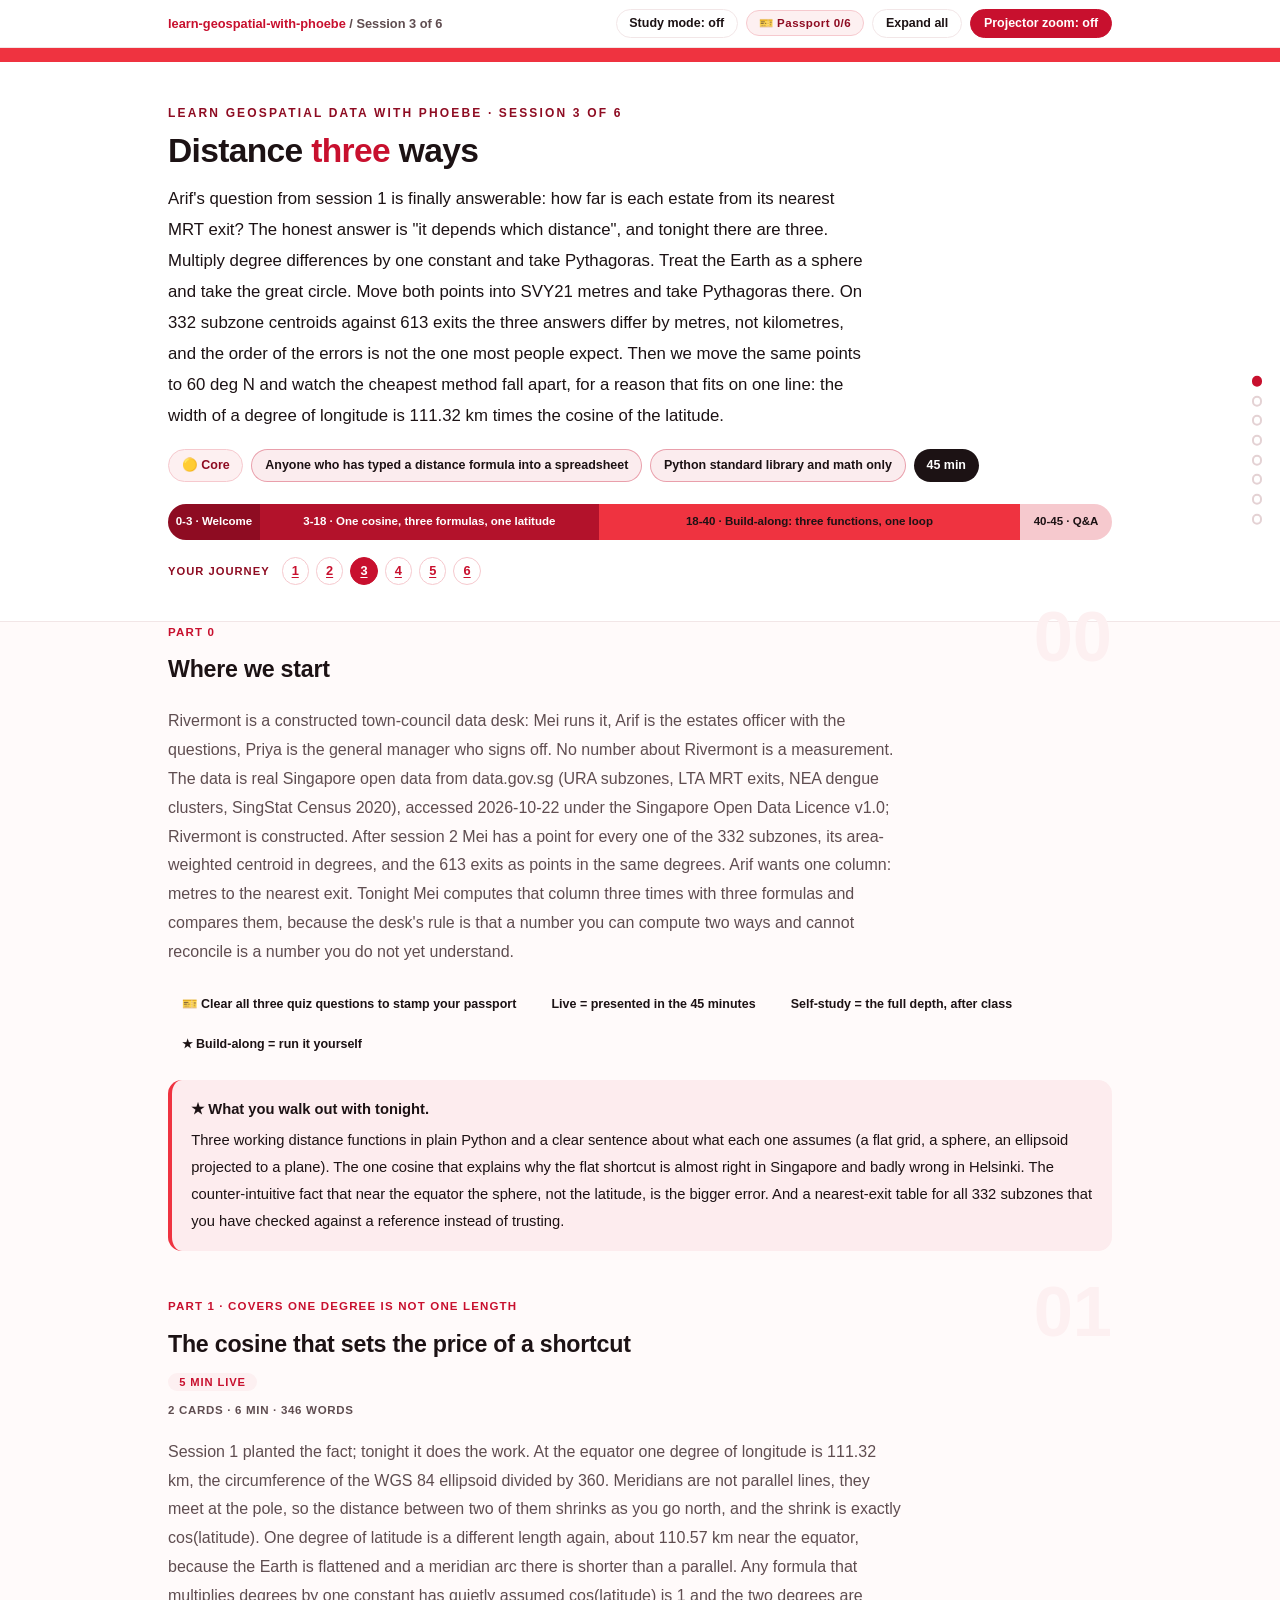
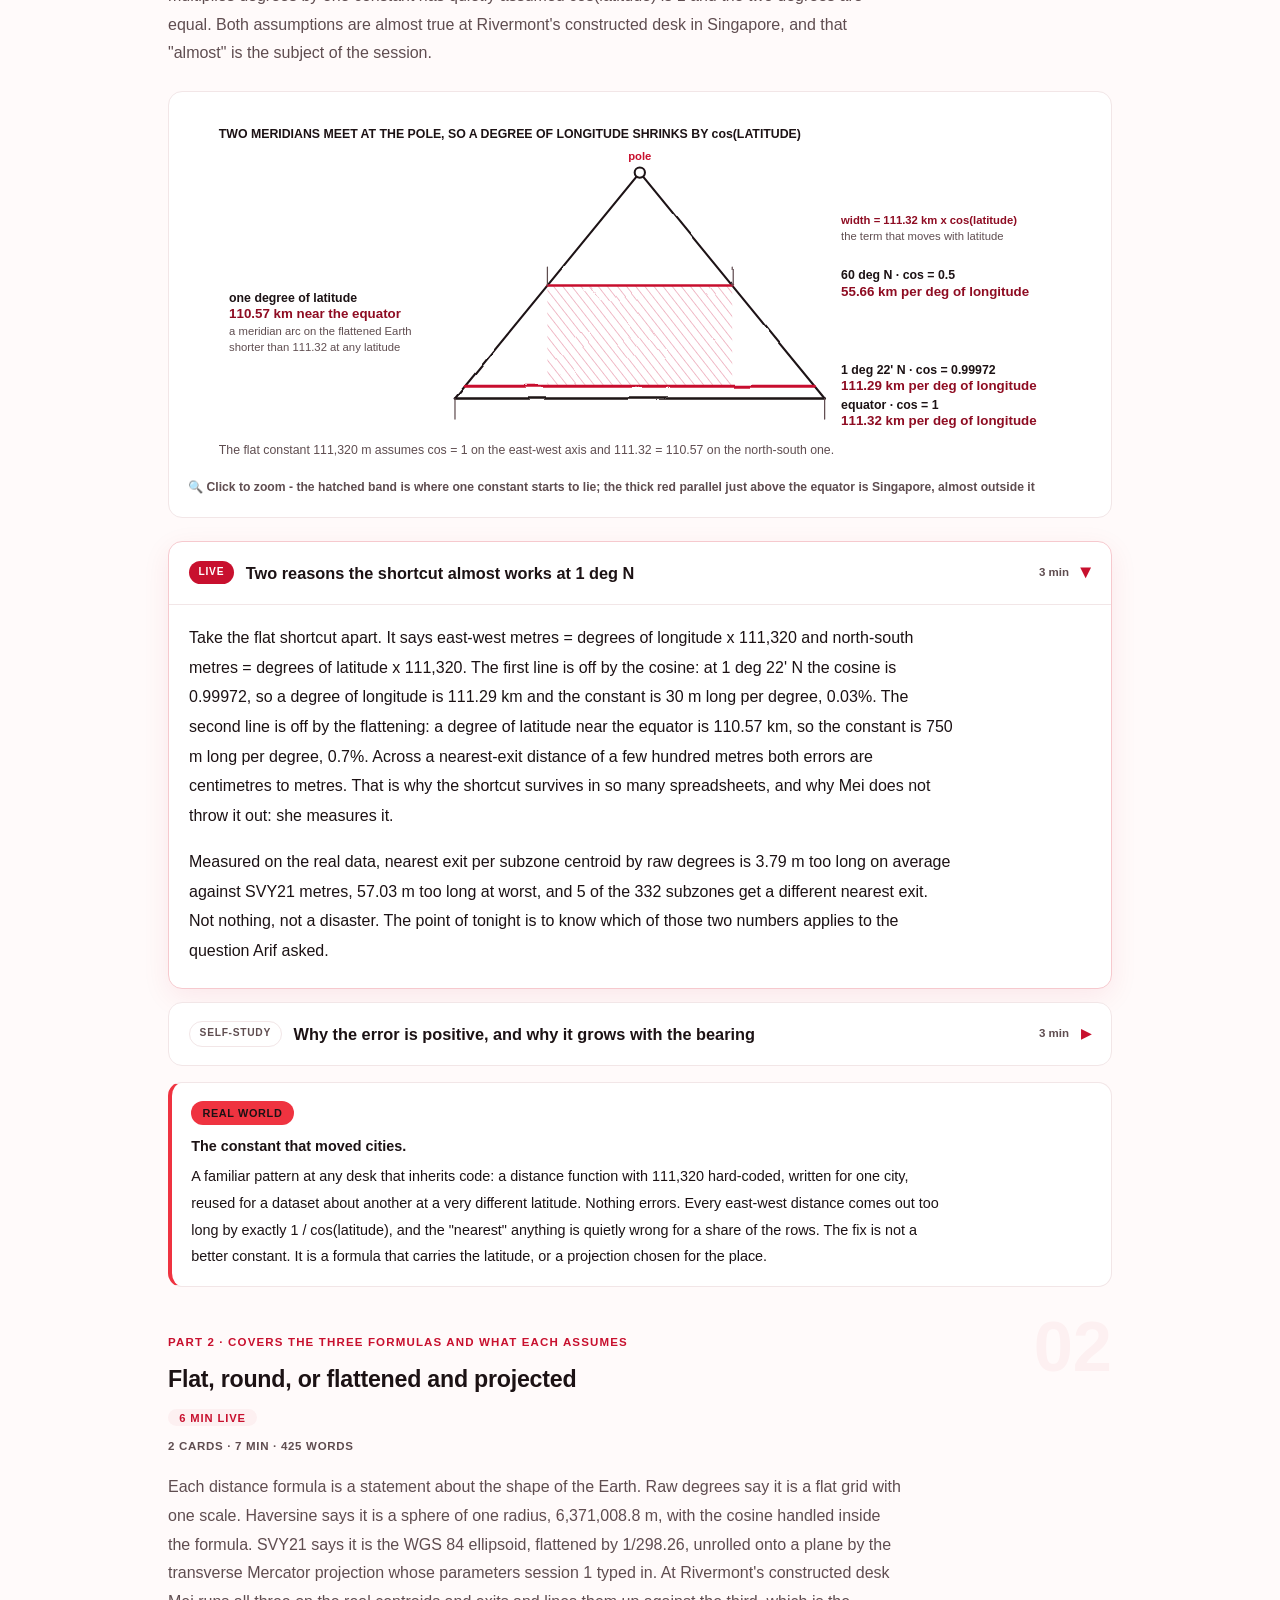
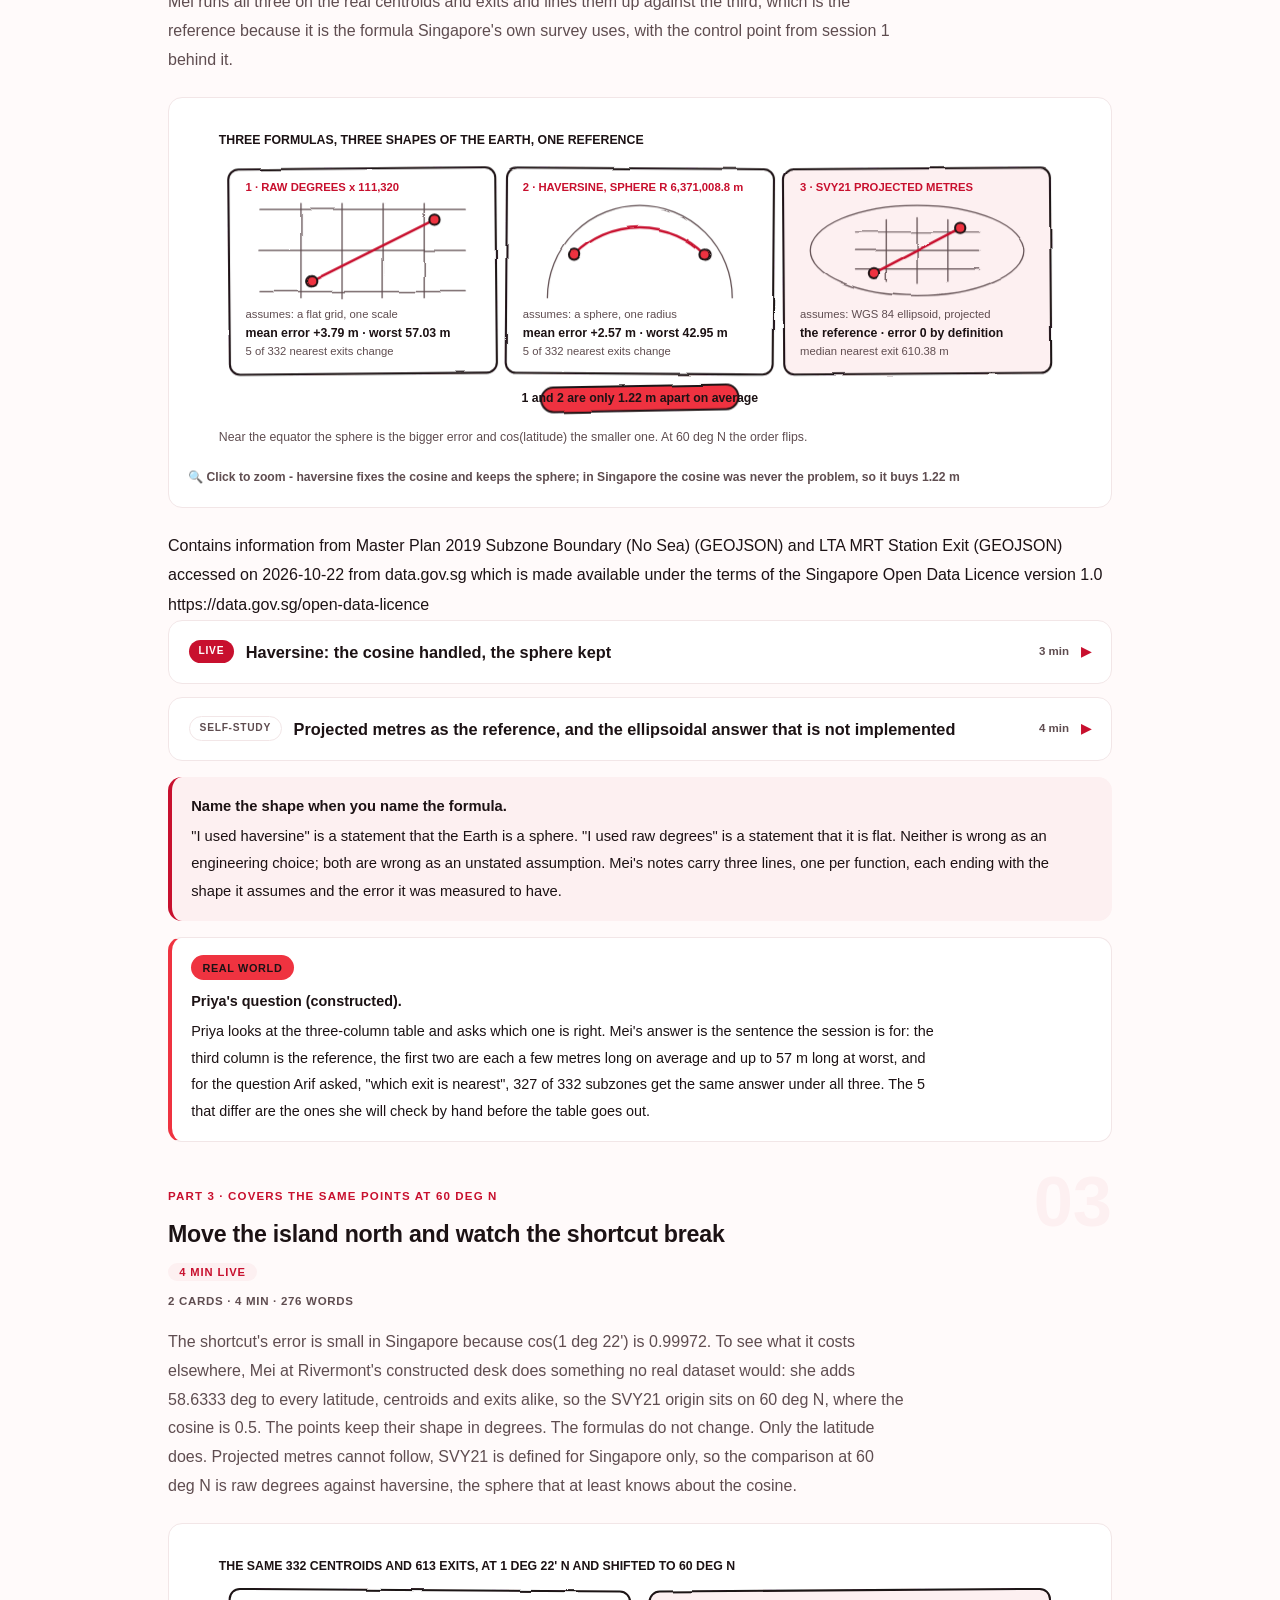
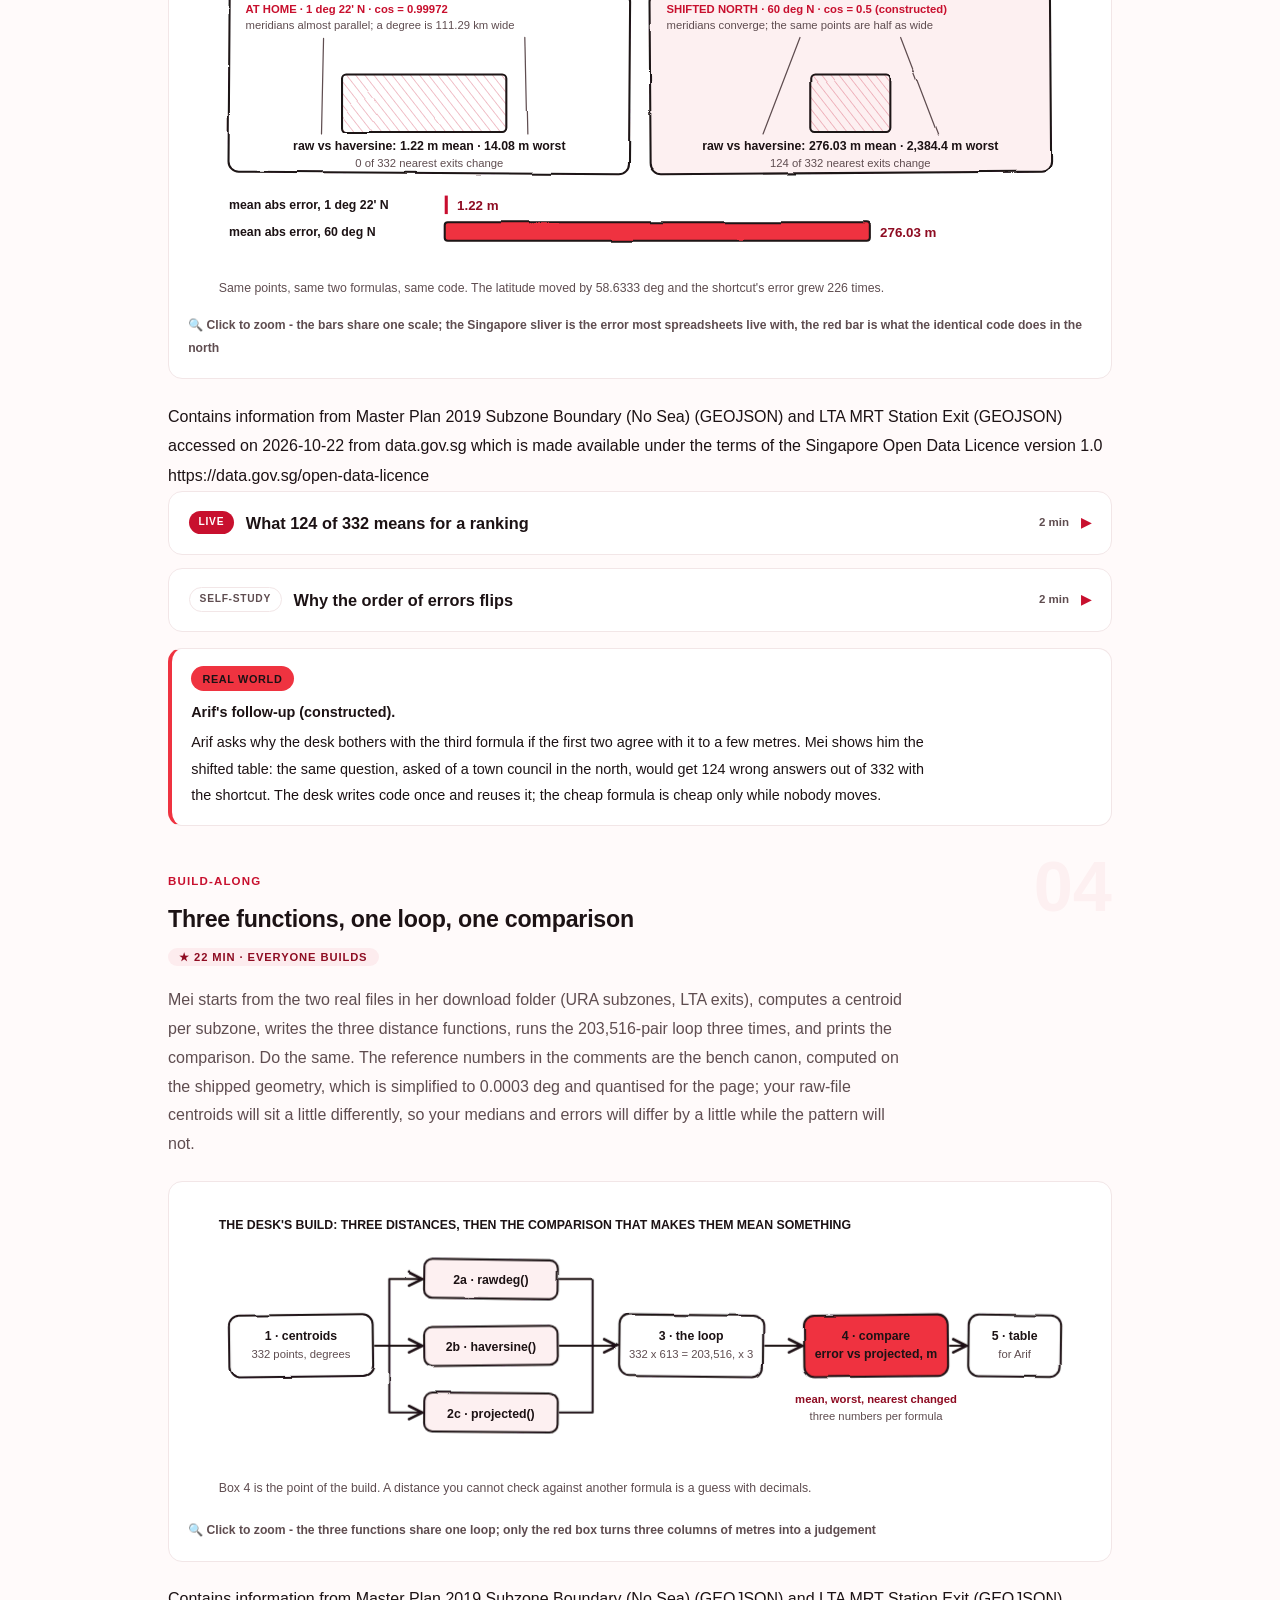
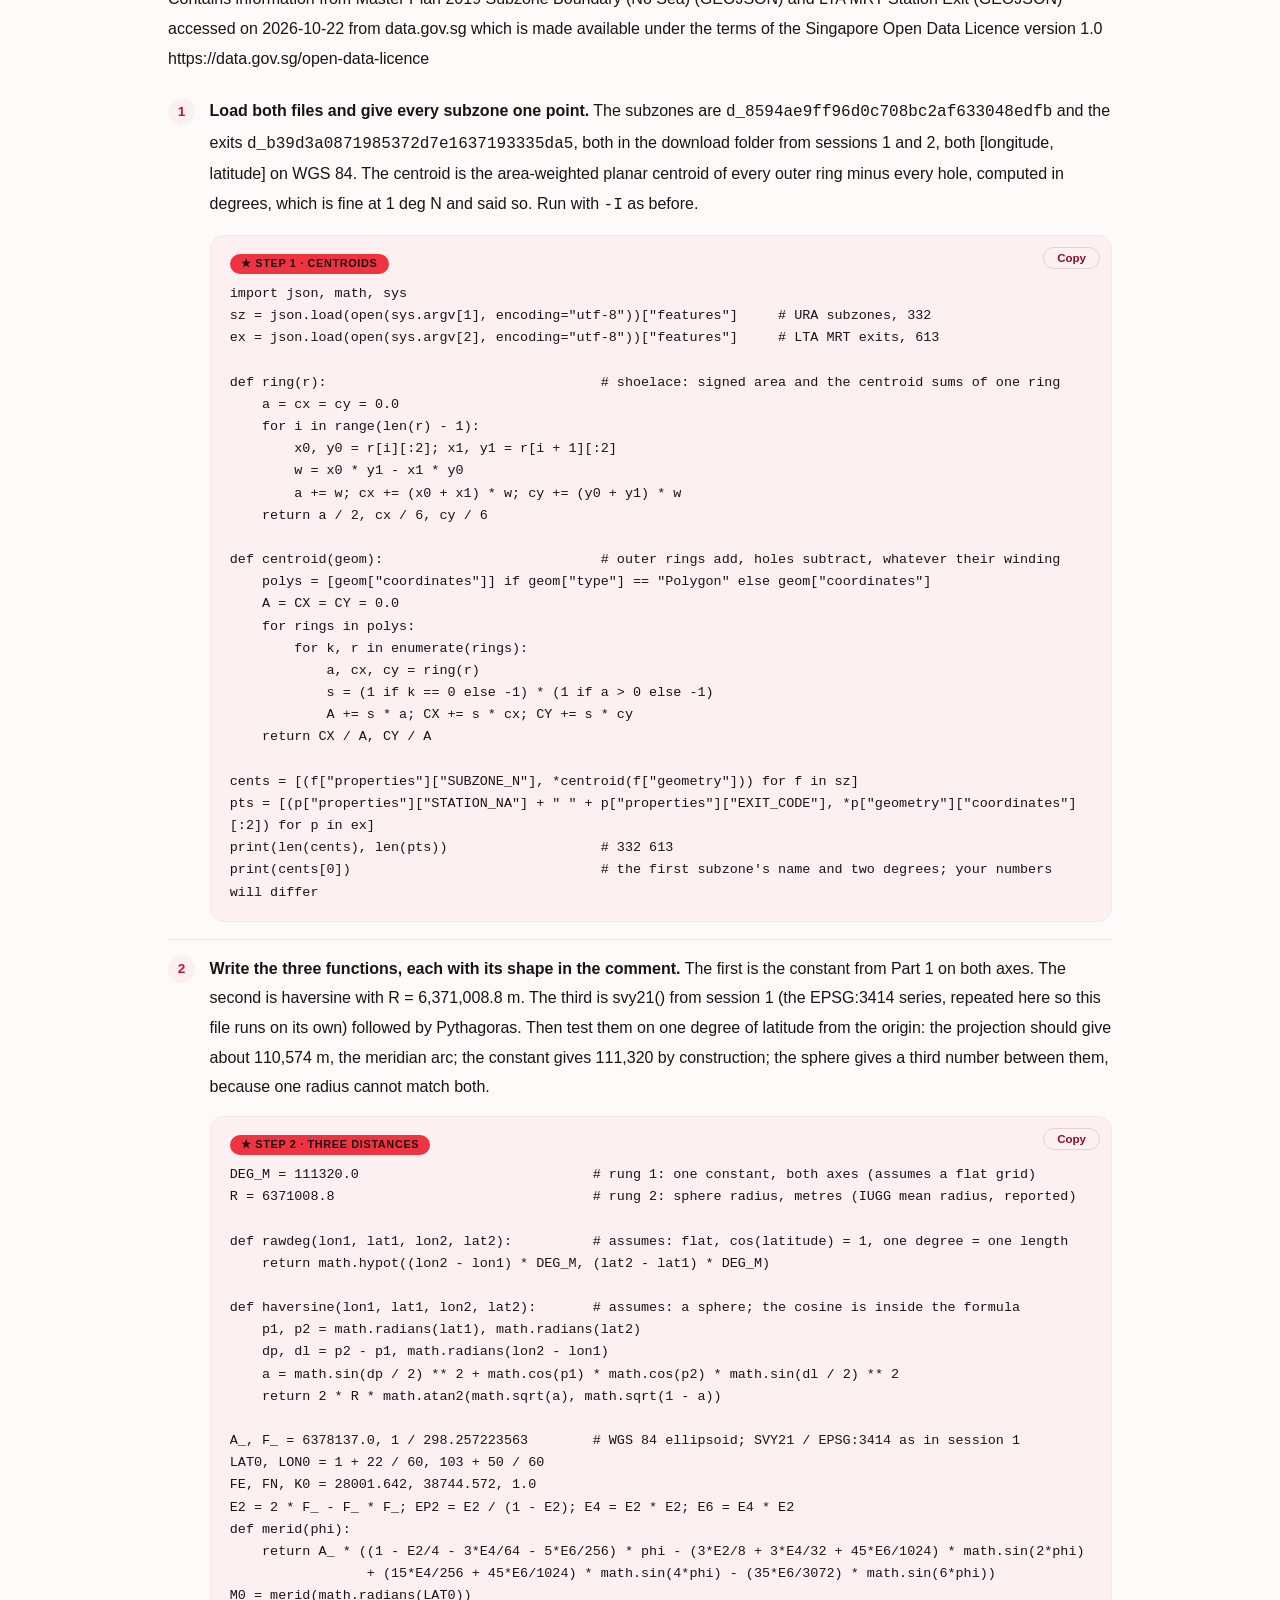
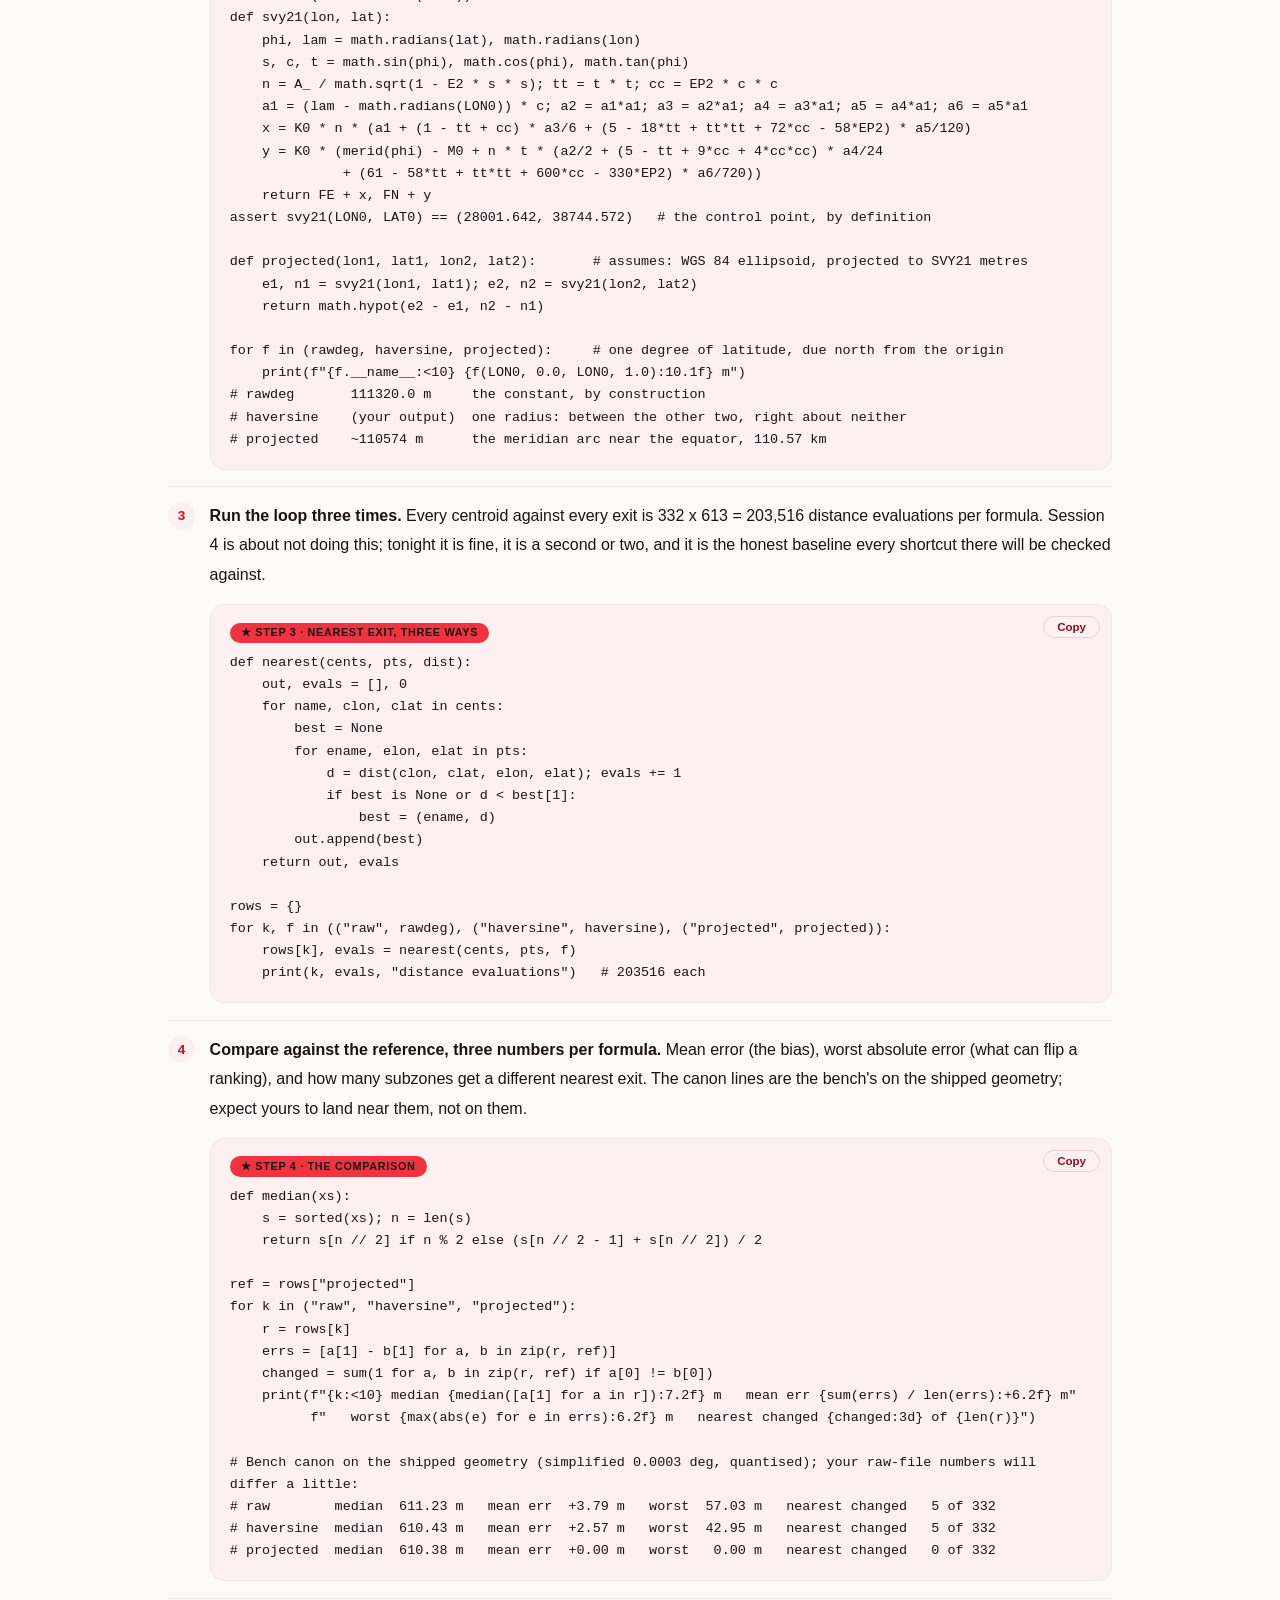
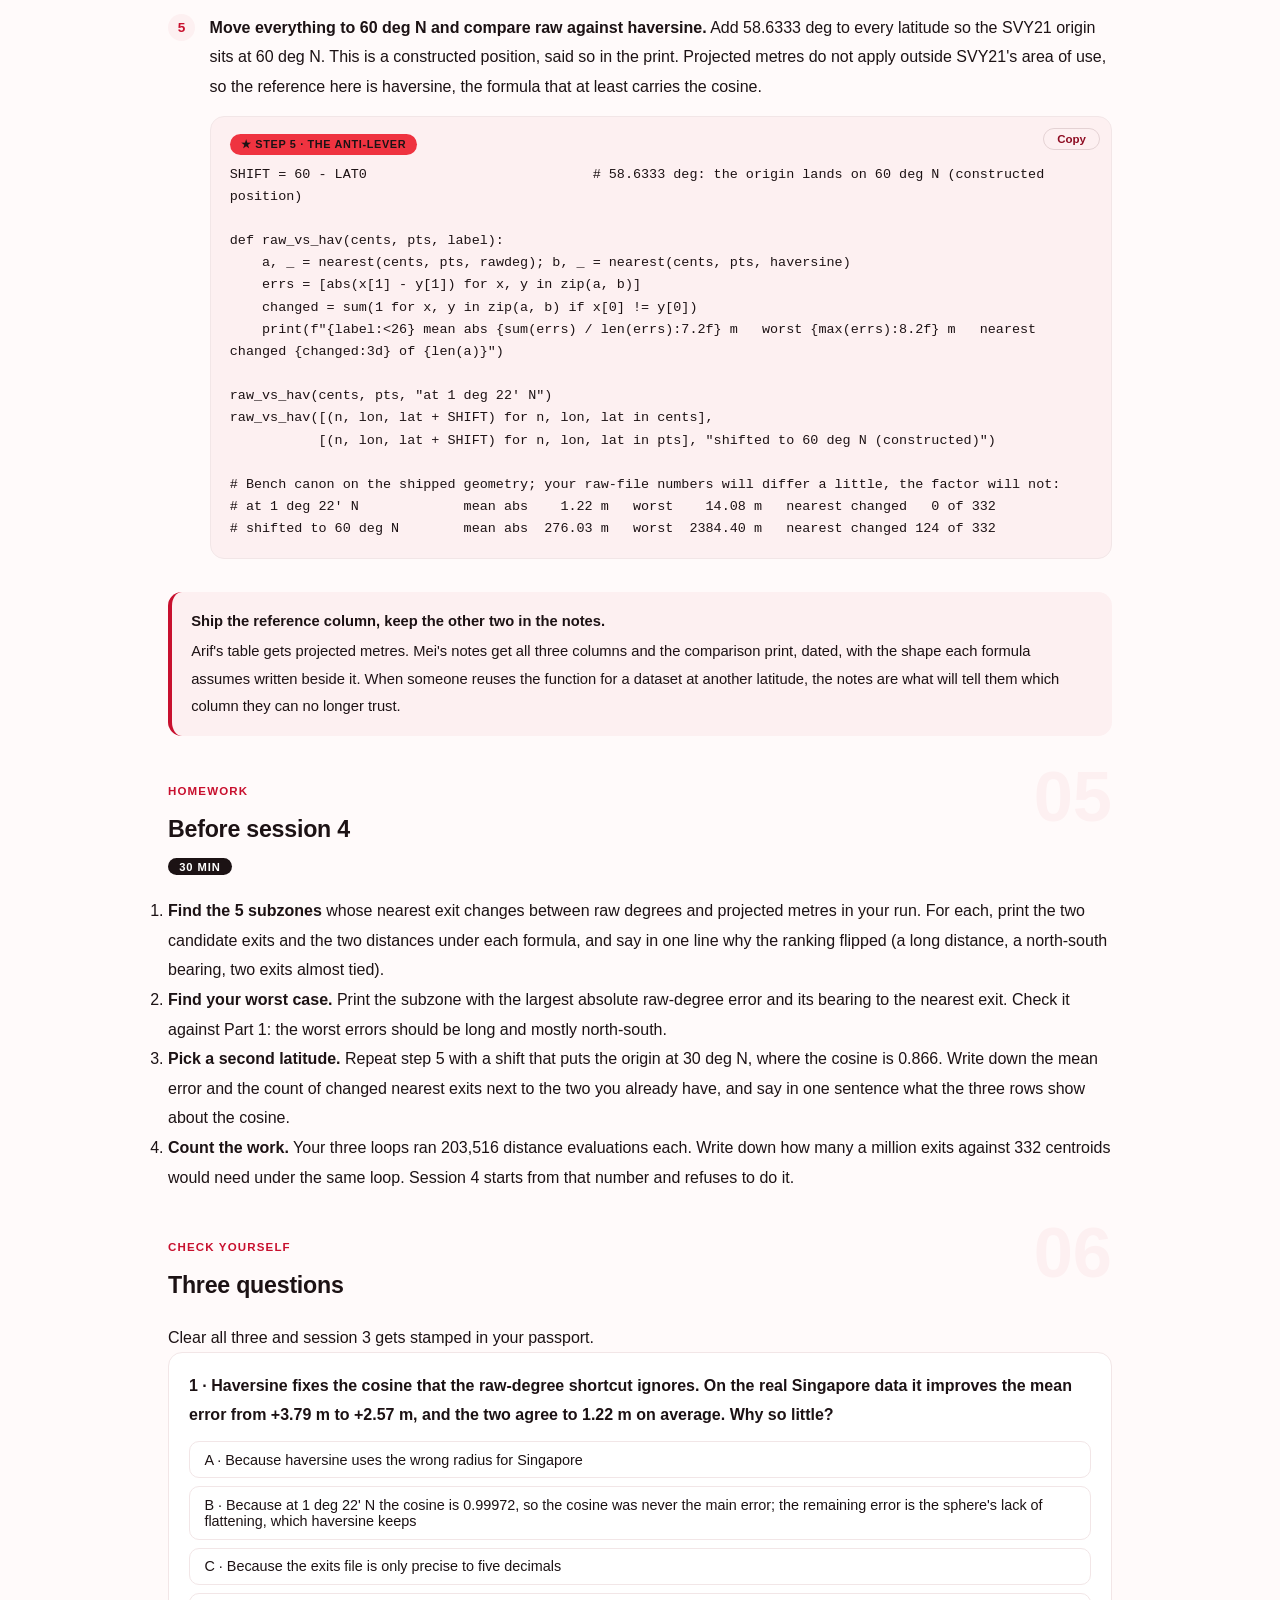
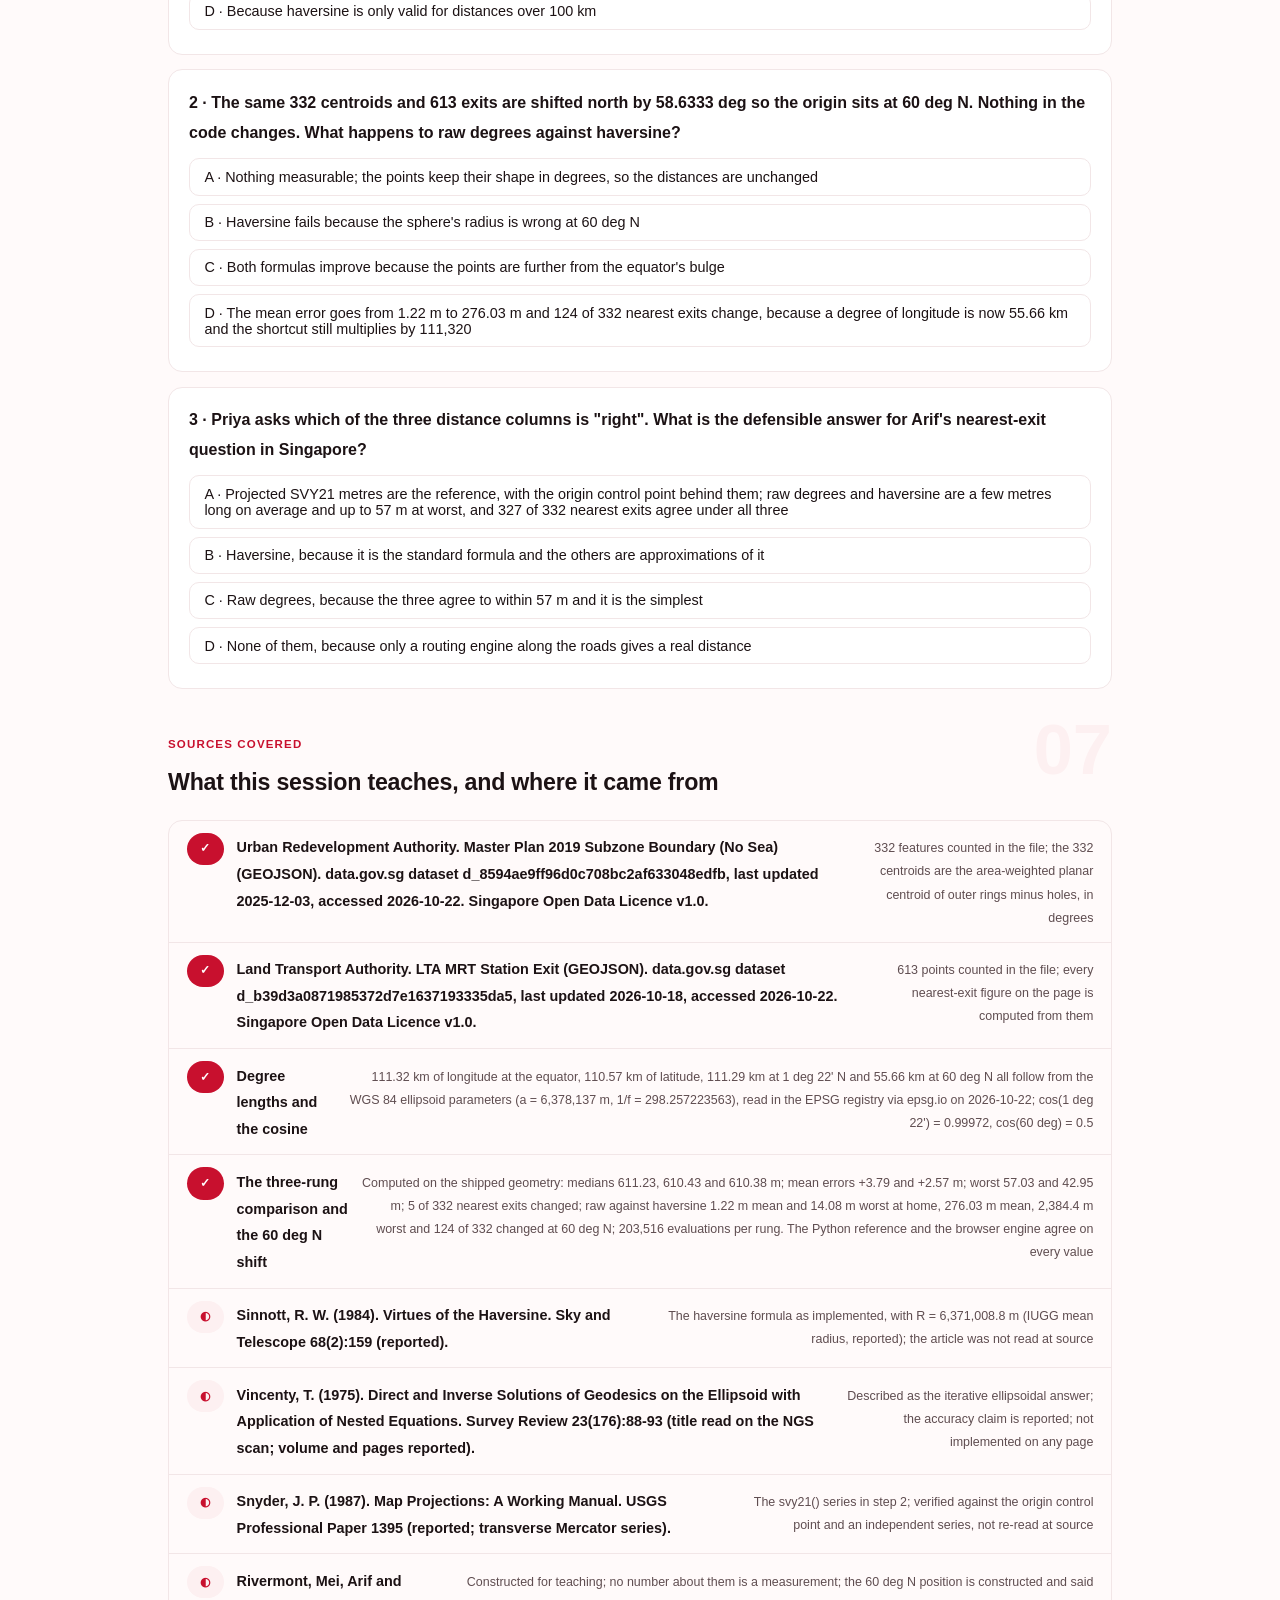
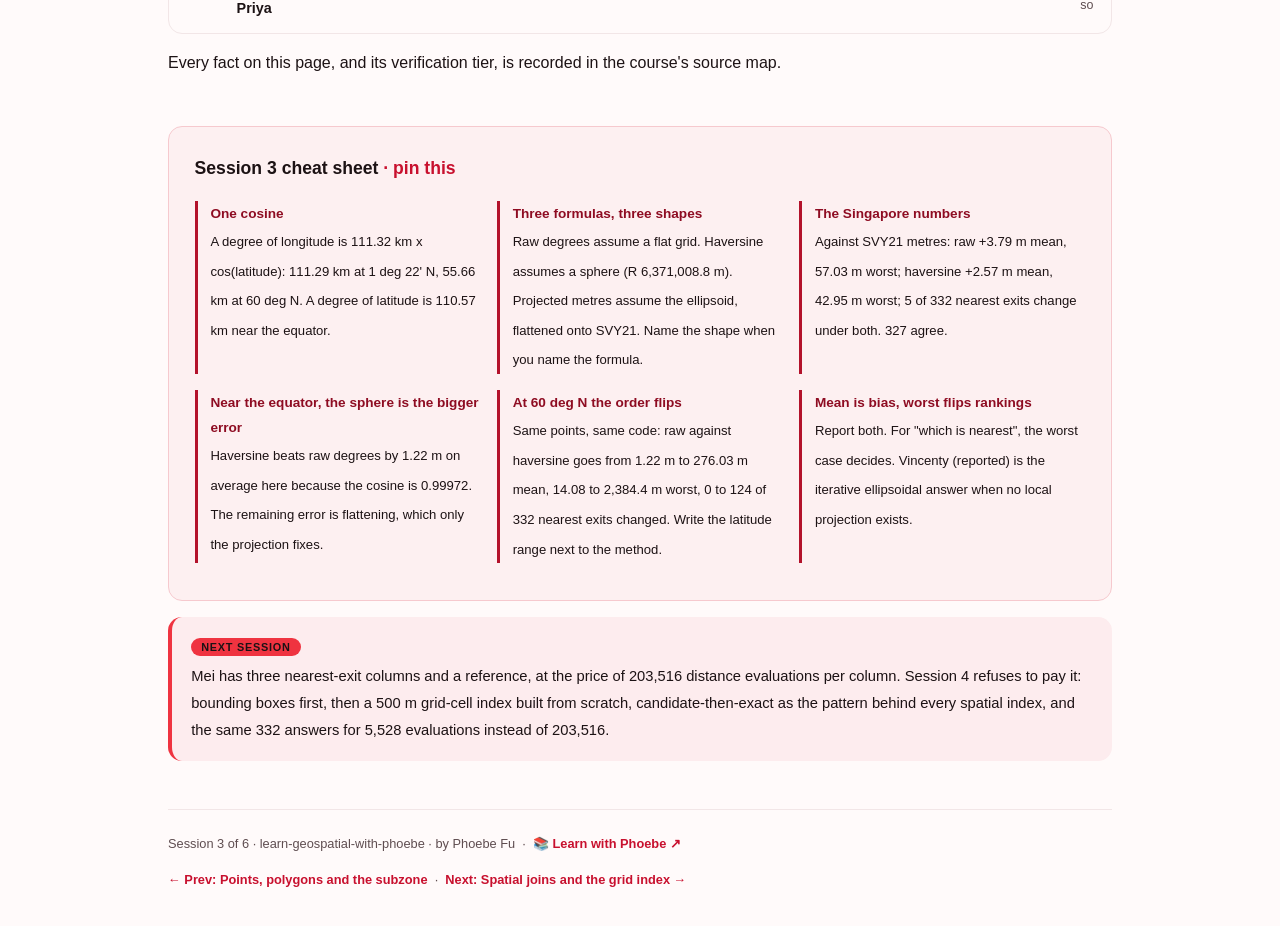
<file: courses/03-distance-three-ways.html>
<!DOCTYPE html>
<html lang="en">
<head>
<meta charset="UTF-8">
<meta name="viewport" content="width=device-width, initial-scale=1.0">
<!-- social:start -->
<meta name="description" content="Session 3 of 6. The same two points, three distances: raw degrees times one constant, haversine on a sphere, SVY21 projected metres. Why the flat shortcut is 3.79 m off on average at 1 deg N and 276 m off at 60 deg N, drawn as cos(latitude); why haversine is barely better here; nearest MRT exit for 332 subzone centroids on real Singapore open data.">
<meta property="og:type" content="article">
<meta property="og:site_name" content="Learn with Phoebe">
<meta property="og:title" content="Distance three ways - learn geospatial data with phoebe">
<meta property="og:description" content="Session 3 of 6. Raw degrees, haversine, projected metres. One cosine decides which shortcut survives, and near the equator it is the sphere, not the latitude, that costs you metres.">
<meta property="og:url" content="https://phoebefu6.github.io/learn-geospatial-with-phoebe/courses/03-distance-three-ways.html">
<meta property="og:image" content="https://phoebefu6.github.io/learn-geospatial-with-phoebe/assets/og-cover.png">
<meta property="og:image:width" content="1200">
<meta property="og:image:height" content="630">
<meta name="twitter:card" content="summary_large_image">
<meta name="twitter:title" content="Distance three ways - learn geospatial data with phoebe">
<meta name="twitter:description" content="Session 3 of 6. Three distance formulas, one cosine, and the nearest MRT exit for 332 subzones.">
<meta name="twitter:image" content="https://phoebefu6.github.io/learn-geospatial-with-phoebe/assets/og-cover.png">
<!-- social:end -->
<title>Session 3 · Distance three ways - learn geospatial data with phoebe</title>
<link rel="stylesheet" href="../assets/style.css?v=2">
</head>
<body>

<div class="toolbar">
  <div class="wrap">
    <span class="crumb"><a href="../index.html">learn-geospatial-with-phoebe</a> / Session 3 of 6</span>
    <button class="btn" id="toggle-all" type="button">Expand all</button>
    <button class="btn primary" id="zoom-toggle" type="button">Projector zoom: off</button>
  </div>
</div>

<header class="masthead">
  <div class="wrap">
    <div class="eyebrow">Learn Geospatial Data with Phoebe · Session 3 of 6</div>
    <h1>Distance <span class="accent">three</span> ways</h1>
    <p class="sub">Arif's question from session 1 is finally answerable: how far is each estate from its nearest MRT exit? The honest answer is "it depends which distance", and tonight there are three. Multiply degree differences by one constant and take Pythagoras. Treat the Earth as a sphere and take the great circle. Move both points into SVY21 metres and take Pythagoras there. On 332 subzone centroids against 613 exits the three answers differ by metres, not kilometres, and the order of the errors is not the one most people expect. Then we move the same points to 60 deg N and watch the cheapest method fall apart, for a reason that fits on one line: the width of a degree of longitude is 111.32 km times the cosine of the latitude.</p>
    <div class="chip-row">
      <span class="chip level">🟡 Core</span>
      <span class="chip audience">Anyone who has typed a distance formula into a spreadsheet</span>
      <span class="chip audience">Python standard library and math only</span>
      <span class="chip time">45 min</span>
    </div>
    <div class="agenda">
      <span class="a1" style="flex:1">0-3 · Welcome</span>
      <span class="a2" style="flex:4">3-18 · One cosine, three formulas, one latitude</span>
      <span class="a3" style="flex:5">18-40 · Build-along: three functions, one loop</span>
      <span class="a4" style="flex:1">40-45 · Q&amp;A</span>
    </div>
  </div>
</header>

<main class="wrap">

  <section class="section" id="intro">
    <div class="section-kicker">
      <span class="klabel">Part 0</span>
      <h2>Where we start</h2>
    </div>
    <p class="lede">Rivermont is a constructed town-council data desk: Mei runs it, Arif is the estates officer with the questions, Priya is the general manager who signs off. No number about Rivermont is a measurement. The data is real Singapore open data from data.gov.sg (URA subzones, LTA MRT exits, NEA dengue clusters, SingStat Census 2020), accessed 2026-10-22 under the Singapore Open Data Licence v1.0; Rivermont is constructed. After session 2 Mei has a point for every one of the 332 subzones, its area-weighted centroid in degrees, and the 613 exits as points in the same degrees. Arif wants one column: metres to the nearest exit. Tonight Mei computes that column three times with three formulas and compares them, because the desk's rule is that a number you can compute two ways and cannot reconcile is a number you do not yet understand.</p>

    <div class="legend">
      <span class="pill">🎫 Clear all three quiz questions to stamp your passport</span>
      <span class="pill">Live = presented in the 45 minutes</span>
      <span class="pill">Self-study = the full depth, after class</span>
      <span class="pill">★ Build-along = run it yourself</span>
    </div>

    <div class="callout win">
      <p><strong>★ What you walk out with tonight.</strong> Three working distance functions in plain Python and a clear sentence about what each one assumes (a flat grid, a sphere, an ellipsoid projected to a plane). The one cosine that explains why the flat shortcut is almost right in Singapore and badly wrong in Helsinki. The counter-intuitive fact that near the equator the sphere, not the latitude, is the bigger error. And a nearest-exit table for all 332 subzones that you have checked against a reference instead of trusting.</p>
    </div>
  </section>

  <section class="section" id="part-1">
    <div class="section-kicker">
      <span class="klabel">Part 1 · covers one degree is not one length</span>
      <h2>The cosine that sets the price of a shortcut</h2>
      <span class="tag concept">5 min live</span>
    </div>
    <p class="lede">Session 1 planted the fact; tonight it does the work. At the equator one degree of longitude is 111.32 km, the circumference of the WGS 84 ellipsoid divided by 360. Meridians are not parallel lines, they meet at the pole, so the distance between two of them shrinks as you go north, and the shrink is exactly cos(latitude). One degree of latitude is a different length again, about 110.57 km near the equator, because the Earth is flattened and a meridian arc there is shorter than a parallel. Any formula that multiplies degrees by one constant has quietly assumed cos(latitude) is 1 and the two degrees are equal. Both assumptions are almost true at Rivermont's constructed desk in Singapore, and that "almost" is the subject of the session.</p>

    <figure class="zoomable">
      <svg viewBox="0 0 880 346" xmlns="http://www.w3.org/2000/svg" role="img" aria-label="A wedge of the globe: two meridians rise from the equator at the bottom and meet at the pole at the top. Three parallels cross the wedge: the equator, where one degree of longitude is 111.32 km; 1 degree 22 minutes north, almost the same width at 111.29 km, drawn as a thick red segment just above the equator; and 60 degrees north, where the wedge is half as wide and a degree is 55.66 km. Along the left side a note says one degree of latitude is 110.57 km near the equator, a meridian arc. The formula width equals 111.32 km times cos of latitude sits at top right. The bottom note says the flat constant multiplies both axes by 111,320 m.">
        <defs>
          <filter id="f3aSk" x="-3%" y="-3%" width="106%" height="106%"><feTurbulence type="fractalNoise" baseFrequency="0.02" numOctaves="2" seed="53" result="n"/><feDisplacementMap in="SourceGraphic" in2="n" scale="2.4" xChannelSelector="R" yChannelSelector="G"/></filter>
          <pattern id="f3aHc" patternUnits="userSpaceOnUse" width="7" height="7" patternTransform="rotate(-38)"><line x1="0" y1="0" x2="0" y2="7" stroke="#C8102E" stroke-width="1" opacity=".5"/></pattern>
        </defs>
        <style>
          .f3aH { font: 800 12px Inter, sans-serif; fill: #1C1214; }
          .f3aL { font: 600 12px Inter, sans-serif; fill: #1C1214; }
          .f3aS { font: 400 11px Inter, sans-serif; fill: #5F4D50; }
          .f3aB { font: 800 11px Inter, sans-serif; fill: #8E0C22; }
          .f3aV { font: 800 13px Inter, sans-serif; fill: #8E0C22; }
          .f3aA { font: 700 11px Inter, sans-serif; fill: #C8102E; }
          .f3aN { font: 400 12px Inter, sans-serif; fill: #5F4D50; }
        </style>

        <text class="f3aH" x="30" y="26">TWO MERIDIANS MEET AT THE POLE, SO A DEGREE OF LONGITUDE SHRINKS BY cos(LATITUDE)</text>

        <g filter="url(#f3aSk)" fill="none" stroke="#1C1214" stroke-width="2" stroke-linecap="round" stroke-linejoin="round">
          <path d="M260 280 L440 60 L620 280" />
          <path d="M260 280 L620 280" stroke-width="2.6"/>
          <path d="M270 268 L610 268" stroke="#C8102E" stroke-width="3"/>
          <path d="M350 170 L530 170" stroke="#C8102E" stroke-width="2.4"/>
          <rect x="350" y="170" width="180" height="98" fill="url(#f3aHc)" stroke="none"/>
          <path d="M260 280 L260 300 M620 280 L620 300" stroke="#5F4D50" stroke-width="1.2"/>
          <path d="M350 170 L350 152 M530 170 L530 152" stroke="#5F4D50" stroke-width="1.2"/>
          <circle cx="440" cy="60" r="5" fill="#FFFFFF"/>
        </g>

        <text class="f3aA" x="440" y="48" text-anchor="middle">pole</text>
        <text class="f3aB" x="636" y="110">width = 111.32 km x cos(latitude)</text>
        <text class="f3aS" x="636" y="126">the term that moves with latitude</text>
        <text class="f3aL" x="636" y="164">60 deg N · cos = 0.5</text>
        <text class="f3aV" x="636" y="180">55.66 km per deg of longitude</text>
        <text class="f3aL" x="636" y="256">1 deg 22' N · cos = 0.99972</text>
        <text class="f3aV" x="636" y="272">111.29 km per deg of longitude</text>
        <text class="f3aL" x="636" y="290">equator · cos = 1</text>
        <text class="f3aV" x="636" y="306">111.32 km per deg of longitude</text>
        <text class="f3aL" x="40" y="186">one degree of latitude</text>
        <text class="f3aV" x="40" y="202">110.57 km near the equator</text>
        <text class="f3aS" x="40" y="218">a meridian arc on the flattened Earth</text>
        <text class="f3aS" x="40" y="234">shorter than 111.32 at any latitude</text>

        <text class="f3aN" x="30" y="334">The flat constant 111,320 m assumes cos = 1 on the east-west axis and 111.32 = 110.57 on the north-south one.</text>
      </svg>
      <figcaption>🔍 Click to zoom - the hatched band is where one constant starts to lie; the thick red parallel just above the equator is Singapore, almost outside it</figcaption>
    </figure>

    <details class="card" open>
      <summary><span class="mode live">Live</span>Two reasons the shortcut almost works at 1 deg N<span class="mini">3 min</span><span class="caret">▶</span></summary>
      <div class="body">
        <p>Take the flat shortcut apart. It says east-west metres = degrees of longitude x 111,320 and north-south metres = degrees of latitude x 111,320. The first line is off by the cosine: at 1 deg 22' N the cosine is 0.99972, so a degree of longitude is 111.29 km and the constant is 30 m long per degree, 0.03%. The second line is off by the flattening: a degree of latitude near the equator is 110.57 km, so the constant is 750 m long per degree, 0.7%. Across a nearest-exit distance of a few hundred metres both errors are centimetres to metres. That is why the shortcut survives in so many spreadsheets, and why Mei does not throw it out: she measures it.</p>
        <p>Measured on the real data, nearest exit per subzone centroid by raw degrees is 3.79 m too long on average against SVY21 metres, 57.03 m too long at worst, and 5 of the 332 subzones get a different nearest exit. Not nothing, not a disaster. The point of tonight is to know which of those two numbers applies to the question Arif asked.</p>
      </div>
    </details>

    <details class="card">
      <summary><span class="mode self">Self-study</span>Why the error is positive, and why it grows with the bearing<span class="mini">3 min</span><span class="caret">▶</span></summary>
      <div class="body">
        <p>Both of the shortcut's constants are too large for Singapore, so every raw-degree distance is a little longer than the projected one: the mean error is +3.79 m, a bias, not noise. How much longer depends on direction. A pair of points due east-west is stretched by 0.03%; a pair due north-south by 0.7%. The worst case of 57.03 m is a centroid whose nearest exit sits a long way off and mostly north or south of it. If you ever see a flat-degree distance that is shorter than the projected one in Singapore, something else is wrong: a swapped axis, a different file, a typo in the constant.</p>
        <p>This is also why "mean error" and "worst error" are both on the table. The mean tells you the bias of the method; the worst tells you whether a decision can flip. Arif's question is a ranking (which exit is nearest), and rankings flip on the worst case, not the mean.</p>
      </div>
    </details>

    <div class="callout example">
      <span class="ex-pill">Real world</span>
      <p><strong>The constant that moved cities.</strong> A familiar pattern at any desk that inherits code: a distance function with 111,320 hard-coded, written for one city, reused for a dataset about another at a very different latitude. Nothing errors. Every east-west distance comes out too long by exactly 1 / cos(latitude), and the "nearest" anything is quietly wrong for a share of the rows. The fix is not a better constant. It is a formula that carries the latitude, or a projection chosen for the place.</p>
    </div>
  </section>

  <section class="section" id="part-2">
    <div class="section-kicker">
      <span class="klabel">Part 2 · covers the three formulas and what each assumes</span>
      <h2>Flat, round, or flattened and projected</h2>
      <span class="tag concept">6 min live</span>
    </div>
    <p class="lede">Each distance formula is a statement about the shape of the Earth. Raw degrees say it is a flat grid with one scale. Haversine says it is a sphere of one radius, 6,371,008.8 m, with the cosine handled inside the formula. SVY21 says it is the WGS 84 ellipsoid, flattened by 1/298.26, unrolled onto a plane by the transverse Mercator projection whose parameters session 1 typed in. At Rivermont's constructed desk Mei runs all three on the real centroids and exits and lines them up against the third, which is the reference because it is the formula Singapore's own survey uses, with the control point from session 1 behind it.</p>

    <figure class="zoomable">
      <svg viewBox="0 0 880 330" xmlns="http://www.w3.org/2000/svg" role="img" aria-label="Three panels side by side. Left, raw degrees: a flat square grid with two dots and a straight line, assumes a flat grid with one scale; mean error plus 3.79 metres, worst 57.03 metres, 5 of 332 nearest exits change. Middle, haversine: an arc on a circle with two dots, assumes a sphere of radius 6,371,008.8 metres; mean error plus 2.57 metres, worst 42.95 metres, 5 of 332 change. Right, projected SVY21: a flattened ellipse with a small grid, assumes the WGS 84 ellipsoid projected by transverse Mercator; the reference, error zero. A red pill under the middle panel says raw and haversine are only 1.22 metres apart on average. The note says near the equator the sphere is the bigger error and the cosine the smaller one.">
        <defs>
          <filter id="f3bSk" x="-3%" y="-3%" width="106%" height="106%"><feTurbulence type="fractalNoise" baseFrequency="0.02" numOctaves="2" seed="59" result="n"/><feDisplacementMap in="SourceGraphic" in2="n" scale="2.4" xChannelSelector="R" yChannelSelector="G"/></filter>
        </defs>
        <style>
          .f3bH { font: 800 12px Inter, sans-serif; fill: #1C1214; }
          .f3bL { font: 600 12px Inter, sans-serif; fill: #1C1214; }
          .f3bS { font: 400 11px Inter, sans-serif; fill: #5F4D50; }
          .f3bB { font: 800 11px Inter, sans-serif; fill: #8E0C22; }
          .f3bV { font: 800 13px Inter, sans-serif; fill: #8E0C22; }
          .f3bA { font: 700 11px Inter, sans-serif; fill: #C8102E; }
          .f3bN { font: 400 12px Inter, sans-serif; fill: #5F4D50; }
        </style>

        <text class="f3bH" x="30" y="26">THREE FORMULAS, THREE SHAPES OF THE EARTH, ONE REFERENCE</text>

        <g filter="url(#f3bSk)" fill="none" stroke="#1C1214" stroke-width="2" stroke-linecap="round" stroke-linejoin="round">
          <rect x="40" y="50" width="260" height="200" rx="10" transform="rotate(-0.5 170 150)" fill="#FFFFFF"/>
          <rect x="310" y="50" width="260" height="200" rx="10" transform="rotate(0.4 440 150)" fill="#FFFFFF"/>
          <rect x="580" y="50" width="260" height="200" rx="10" transform="rotate(-0.4 710 150)" fill="#FDF0F1"/>
          <path d="M70 90 L270 90 M70 130 L270 130 M70 170 L270 170 M110 84 L110 176 M150 84 L150 176 M190 84 L190 176 M230 84 L230 176" stroke="#5F4D50" stroke-width="1.2"/>
          <path d="M120 160 L240 100" stroke="#C8102E" stroke-width="2.4"/>
          <circle cx="120" cy="160" r="5" fill="#EF3340"/>
          <circle cx="240" cy="100" r="5" fill="#EF3340"/>
          <path d="M350 176 A 90 90 0 0 1 530 176" stroke="#5F4D50" stroke-width="1.2"/>
          <path d="M376 134 A 90 90 0 0 1 504 134" stroke="#C8102E" stroke-width="2.4"/>
          <circle cx="376" cy="134" r="5" fill="#EF3340"/>
          <circle cx="504" cy="134" r="5" fill="#EF3340"/>
          <ellipse cx="710" cy="130" rx="104" ry="44" stroke="#5F4D50" stroke-width="1.2"/>
          <path d="M650 112 L770 112 M650 130 L770 130 M650 148 L770 148 M680 100 L680 160 M710 98 L710 162 M740 100 L740 160" stroke="#5F4D50" stroke-width="1.2"/>
          <path d="M668 152 L752 108" stroke="#C8102E" stroke-width="2.4"/>
          <circle cx="668" cy="152" r="5" fill="#EF3340"/>
          <circle cx="752" cy="108" r="5" fill="#EF3340"/>
          <rect x="344" y="262" width="192" height="24" rx="12" transform="rotate(-1 440 274)" fill="#EF3340" stroke="#1C1214"/>
        </g>

        <text class="f3bA" x="56" y="72">1 · RAW DEGREES x 111,320</text>
        <text class="f3bS" x="56" y="196">assumes: a flat grid, one scale</text>
        <text class="f3bL" x="56" y="214">mean error +3.79 m · worst 57.03 m</text>
        <text class="f3bS" x="56" y="232">5 of 332 nearest exits change</text>

        <text class="f3bA" x="326" y="72">2 · HAVERSINE, SPHERE R 6,371,008.8 m</text>
        <text class="f3bS" x="326" y="196">assumes: a sphere, one radius</text>
        <text class="f3bL" x="326" y="214">mean error +2.57 m · worst 42.95 m</text>
        <text class="f3bS" x="326" y="232">5 of 332 nearest exits change</text>

        <text class="f3bA" x="596" y="72">3 · SVY21 PROJECTED METRES</text>
        <text class="f3bS" x="596" y="196">assumes: WGS 84 ellipsoid, projected</text>
        <text class="f3bL" x="596" y="214">the reference · error 0 by definition</text>
        <text class="f3bS" x="596" y="232">median nearest exit 610.38 m</text>

        <text class="f3bL" x="440" y="278" text-anchor="middle">1 and 2 are only 1.22 m apart on average</text>

        <text class="f3bN" x="30" y="316">Near the equator the sphere is the bigger error and cos(latitude) the smaller one. At 60 deg N the order flips.</text>
      </svg>
      <figcaption>🔍 Click to zoom - haversine fixes the cosine and keeps the sphere; in Singapore the cosine was never the problem, so it buys 1.22 m</figcaption>
    </figure>
    <p class="mono">Contains information from Master Plan 2019 Subzone Boundary (No Sea) (GEOJSON) and LTA MRT Station Exit (GEOJSON) accessed on 2026-10-22 from data.gov.sg which is made available under the terms of the Singapore Open Data Licence version 1.0 https://data.gov.sg/open-data-licence</p>

    <details class="card">
      <summary><span class="mode live">Live</span>Haversine: the cosine handled, the sphere kept<span class="mini">3 min</span><span class="caret">▶</span></summary>
      <div class="body">
        <p>The haversine formula is the standard "proper" distance between two latitude-longitude pairs: a = sin^2(dphi/2) + cos(phi1) cos(phi2) sin^2(dlambda/2), then d = 2 R atan2(sqrt a, sqrt(1 - a)), with R = 6,371,008.8 m, the mean radius of the Earth (reported). The cos(phi1) cos(phi2) term is the cosine from Part 1, built in, so haversine is right about the width of a degree of longitude at every latitude. It is usually credited to Sinnott (1984, reported). It is also wrong about something, by construction: one radius cannot make a degree of latitude 110.57 km and a degree of longitude at the equator 111.32 km at the same time. A sphere has no flattening.</p>
        <p>On the real data that shows up as a mean error of +2.57 m against SVY21 metres (mean absolute 2.86 m), worst 42.95 m, and the same 5 of 332 nearest exits changing as raw degrees. Against raw degrees directly, haversine differs by 1.22 m on average and 14.08 m at worst, and not one nearest exit changes between them. In Singapore, haversine's whole improvement over the shortcut is the cosine, and the cosine here is 0.99972.</p>
      </div>
    </details>

    <details class="card">
      <summary><span class="mode self">Self-study</span>Projected metres as the reference, and the ellipsoidal answer that is not implemented<span class="mini">4 min</span><span class="caret">▶</span></summary>
      <div class="body">
        <p>Rung 3 is two steps: run both points through svy21() from session 1, then Pythagoras on the eastings and northings. It is the reference not because projection is perfect, every map projection distorts something, but because SVY21 was designed for exactly this patch of ground: a transverse Mercator with its central meridian at 103 deg 50' E and scale factor 1, so the distortion across Singapore's roughly 50 km is far below the metre-scale differences being measured, and the origin control point (28,001.642, 38,744.572) proves the arithmetic. The median nearest exit under it is 610.38 m and the mean 975.88 m, for 203,516 distance evaluations (332 x 613).</p>
        <p>There is a fourth formula the session describes and does not implement. Vincenty (1975, reported) solves the inverse problem on the ellipsoid itself: the shortest path between two points on WGS 84, iteratively, with sub-millimetre accuracy claimed (reported). It is the right tool when there is no local projection to reach for, say two points on different continents, and the wrong amount of machinery for 613 exits inside one projection's area of use. Say "the ellipsoidal great-circle answer exists and is iterative", then use the projection you have. One seam: taking a subzone's centroid as "the subzone's point" is itself a boundary choice, and the depth of that argument (the modifiable areal unit problem, Openshaw 1984, reported) lives next door in <a href="https://phoebefu6.github.io/learn-smart-city-with-phoebe/courses/p2-zones-joins-and-the-map.html">Smart City's zones and joins session</a>.</p>
      </div>
    </details>

    <div class="callout tip">
      <p><strong>Name the shape when you name the formula.</strong> "I used haversine" is a statement that the Earth is a sphere. "I used raw degrees" is a statement that it is flat. Neither is wrong as an engineering choice; both are wrong as an unstated assumption. Mei's notes carry three lines, one per function, each ending with the shape it assumes and the error it was measured to have.</p>
    </div>

    <div class="callout example">
      <span class="ex-pill">Real world</span>
      <p><strong>Priya's question (constructed).</strong> Priya looks at the three-column table and asks which one is right. Mei's answer is the sentence the session is for: the third column is the reference, the first two are each a few metres long on average and up to 57 m long at worst, and for the question Arif asked, "which exit is nearest", 327 of 332 subzones get the same answer under all three. The 5 that differ are the ones she will check by hand before the table goes out.</p>
    </div>
  </section>

  <section class="section" id="part-3">
    <div class="section-kicker">
      <span class="klabel">Part 3 · covers the same points at 60 deg N</span>
      <h2>Move the island north and watch the shortcut break</h2>
      <span class="tag concept">4 min live</span>
    </div>
    <p class="lede">The shortcut's error is small in Singapore because cos(1 deg 22') is 0.99972. To see what it costs elsewhere, Mei at Rivermont's constructed desk does something no real dataset would: she adds 58.6333 deg to every latitude, centroids and exits alike, so the SVY21 origin sits on 60 deg N, where the cosine is 0.5. The points keep their shape in degrees. The formulas do not change. Only the latitude does. Projected metres cannot follow, SVY21 is defined for Singapore only, so the comparison at 60 deg N is raw degrees against haversine, the sphere that at least knows about the cosine.</p>

    <figure class="zoomable">
      <svg viewBox="0 0 880 352" xmlns="http://www.w3.org/2000/svg" role="img" aria-label="Two panels. Left, at 1 degree 22 minutes north: two nearly parallel meridians with the cloud of 332 centroids drawn as a hatched block at full width; raw degrees against haversine differ by 1.22 metres on average, 14.08 metres at worst, and zero nearest exits change. Right, at 60 degrees north, a constructed position: the two meridians visibly converge and the same cloud of points is half as wide on the ground; mean error 276.03 metres, worst 2,384.4 metres, 124 of 332 nearest exits change. Below, two bars for the mean error on one scale: a sliver for Singapore and a long red bar for 60 degrees north. The note says the points, the formulas and the code are identical; the latitude changed.">
        <defs>
          <filter id="f3cSk" x="-3%" y="-3%" width="106%" height="106%"><feTurbulence type="fractalNoise" baseFrequency="0.02" numOctaves="2" seed="67" result="n"/><feDisplacementMap in="SourceGraphic" in2="n" scale="2.4" xChannelSelector="R" yChannelSelector="G"/></filter>
          <pattern id="f3cHc" patternUnits="userSpaceOnUse" width="7" height="7" patternTransform="rotate(-38)"><line x1="0" y1="0" x2="0" y2="7" stroke="#C8102E" stroke-width="1" opacity=".5"/></pattern>
        </defs>
        <style>
          .f3cH { font: 800 12px Inter, sans-serif; fill: #1C1214; }
          .f3cL { font: 600 12px Inter, sans-serif; fill: #1C1214; }
          .f3cS { font: 400 11px Inter, sans-serif; fill: #5F4D50; }
          .f3cB { font: 800 11px Inter, sans-serif; fill: #8E0C22; }
          .f3cV { font: 800 13px Inter, sans-serif; fill: #8E0C22; }
          .f3cA { font: 700 11px Inter, sans-serif; fill: #C8102E; }
          .f3cN { font: 400 12px Inter, sans-serif; fill: #5F4D50; }
        </style>

        <text class="f3cH" x="30" y="26">THE SAME 332 CENTROIDS AND 613 EXITS, AT 1 DEG 22' N AND SHIFTED TO 60 DEG N</text>

        <g filter="url(#f3cSk)" fill="none" stroke="#1C1214" stroke-width="2" stroke-linecap="round" stroke-linejoin="round">
          <rect x="40" y="46" width="390" height="178" rx="10" transform="rotate(0.4 235 135)" fill="#FFFFFF"/>
          <rect x="450" y="46" width="390" height="178" rx="10" transform="rotate(-0.4 645 135)" fill="#FDF0F1"/>
          <path d="M130 186 L132 92 M330 186 L328 92" stroke="#5F4D50" stroke-width="1.2"/>
          <rect x="150" y="128" width="160" height="56" rx="4" fill="url(#f3cHc)" stroke="#1C1214"/>
          <path d="M560 186 L596 92 M730 186 L694 92" stroke="#5F4D50" stroke-width="1.2"/>
          <rect x="606" y="128" width="78" height="56" rx="4" fill="url(#f3cHc)" stroke="#1C1214"/>
          <rect x="250" y="246" width="3" height="18" fill="#C8102E" stroke="none"/>
          <rect x="250" y="272" width="414" height="18" rx="3" fill="#EF3340" stroke="#1C1214"/>
        </g>

        <text class="f3cA" x="56" y="68">AT HOME · 1 deg 22' N · cos = 0.99972</text>
        <text class="f3cS" x="56" y="84">meridians almost parallel; a degree is 111.29 km wide</text>
        <text class="f3cL" x="235" y="202" text-anchor="middle">raw vs haversine: 1.22 m mean · 14.08 m worst</text>
        <text class="f3cS" x="235" y="218" text-anchor="middle">0 of 332 nearest exits change</text>

        <text class="f3cA" x="466" y="68">SHIFTED NORTH · 60 deg N · cos = 0.5 (constructed)</text>
        <text class="f3cS" x="466" y="84">meridians converge; the same points are half as wide</text>
        <text class="f3cL" x="645" y="202" text-anchor="middle">raw vs haversine: 276.03 m mean · 2,384.4 m worst</text>
        <text class="f3cS" x="645" y="218" text-anchor="middle">124 of 332 nearest exits change</text>

        <text class="f3cL" x="40" y="259">mean abs error, 1 deg 22' N</text>
        <text class="f3cV" x="262" y="260">1.22 m</text>
        <text class="f3cL" x="40" y="285">mean abs error, 60 deg N</text>
        <text class="f3cV" x="674" y="286">276.03 m</text>

        <text class="f3cN" x="30" y="340">Same points, same two formulas, same code. The latitude moved by 58.6333 deg and the shortcut's error grew 226 times.</text>
      </svg>
      <figcaption>🔍 Click to zoom - the bars share one scale; the Singapore sliver is the error most spreadsheets live with, the red bar is what the identical code does in the north</figcaption>
    </figure>
    <p class="mono">Contains information from Master Plan 2019 Subzone Boundary (No Sea) (GEOJSON) and LTA MRT Station Exit (GEOJSON) accessed on 2026-10-22 from data.gov.sg which is made available under the terms of the Singapore Open Data Licence version 1.0 https://data.gov.sg/open-data-licence</p>

    <details class="card">
      <summary><span class="mode live">Live</span>What 124 of 332 means for a ranking<span class="mini">2 min</span><span class="caret">▶</span></summary>
      <div class="body">
        <p>At 1 deg 22' N, raw degrees and haversine disagree by 1.22 m on average and never change a nearest exit. At 60 deg N the same two functions on the same points disagree by 276.03 m on average, 2,384.4 m at worst, and 124 of the 332 subzones get a different nearest exit. The mean error grew by a factor of 226; more than a third of the answers changed. Nothing in the code is latitude-aware except haversine's cosine term, and that is the entire difference. A method that is "fine" is fine at a latitude. Write the latitude range next to the method in the notes, and treat a dataset from a different range as a different problem.</p>
      </div>
    </details>

    <details class="card">
      <summary><span class="mode self">Self-study</span>Why the order of errors flips<span class="mini">2 min</span><span class="caret">▶</span></summary>
      <div class="body">
        <p>Part 2 said that near the equator the sphere is the bigger error and the cosine the smaller one. The 60 deg N experiment is the other half of that sentence. The sphere's error comes from flattening and is a fraction of a percent everywhere on Earth. The cosine's error is 1 - cos(latitude) on the east-west axis: 0.03% at 1 deg 22' N, 50% at 60 deg N. One of the two errors is roughly constant and the other runs from nothing to half, so there must be a latitude where they cross, and it is not far north of Singapore. South of it, choose the ellipsoid over the sphere and you gain more than choosing the sphere over the flat grid. North of it, the cosine dominates and any formula that carries it, haversine included, is a large improvement on the shortcut. The projection, where one exists for the place, is right about both.</p>
      </div>
    </details>

    <div class="callout example">
      <span class="ex-pill">Real world</span>
      <p><strong>Arif's follow-up (constructed).</strong> Arif asks why the desk bothers with the third formula if the first two agree with it to a few metres. Mei shows him the shifted table: the same question, asked of a town council in the north, would get 124 wrong answers out of 332 with the shortcut. The desk writes code once and reuses it; the cheap formula is cheap only while nobody moves.</p>
    </div>
  </section>

  <section class="section" id="demo-1">
    <div class="section-kicker">
      <span class="klabel">Build-along</span>
      <h2>Three functions, one loop, one comparison</h2>
      <span class="tag demo">★ 22 min · everyone builds</span>
    </div>
    <p class="lede">Mei starts from the two real files in her download folder (URA subzones, LTA exits), computes a centroid per subzone, writes the three distance functions, runs the 203,516-pair loop three times, and prints the comparison. Do the same. The reference numbers in the comments are the bench canon, computed on the shipped geometry, which is simplified to 0.0003 deg and quantised for the page; your raw-file centroids will sit a little differently, so your medians and errors will differ by a little while the pattern will not.</p>

    <figure class="zoomable">
      <svg viewBox="0 0 880 300" xmlns="http://www.w3.org/2000/svg" role="img" aria-label="A pipeline of boxes with arrows. First box: centroids, 332 area-weighted points in degrees. Then three stacked boxes: raw degrees, haversine, projected, the three functions. Arrows from each into one loop box: 332 times 613 equals 203,516 pairs, run three times. Then a box filled in flag red: compare against projected, error in metres, nearest changed. Last box: the table for Arif, one column per formula. The bottom note says the comparison box is the point of the build; a distance you cannot check against another is a guess with decimals.">
        <defs>
          <filter id="f3dSk" x="-3%" y="-3%" width="106%" height="106%"><feTurbulence type="fractalNoise" baseFrequency="0.02" numOctaves="2" seed="71" result="n"/><feDisplacementMap in="SourceGraphic" in2="n" scale="2.4" xChannelSelector="R" yChannelSelector="G"/></filter>
          <marker id="f3dAr" viewBox="0 0 10 10" refX="9" refY="5" markerWidth="8" markerHeight="8" orient="auto"><path d="M1 1 L9 5 L1 9" fill="none" stroke="#1C1214" stroke-width="1.6" stroke-linecap="round"/></marker>
        </defs>
        <style>
          .f3dH { font: 800 12px Inter, sans-serif; fill: #1C1214; }
          .f3dL { font: 600 12px Inter, sans-serif; fill: #1C1214; }
          .f3dS { font: 400 11px Inter, sans-serif; fill: #5F4D50; }
          .f3dB { font: 800 11px Inter, sans-serif; fill: #8E0C22; }
          .f3dN { font: 400 12px Inter, sans-serif; fill: #5F4D50; }
        </style>

        <text class="f3dH" x="30" y="26">THE DESK'S BUILD: THREE DISTANCES, THEN THE COMPARISON THAT MAKES THEM MEAN SOMETHING</text>

        <g filter="url(#f3dSk)" fill="none" stroke="#1C1214" stroke-width="2" stroke-linecap="round" stroke-linejoin="round">
          <rect x="40" y="110" width="140" height="60" rx="10" transform="rotate(-0.7 110 140)" fill="#FFFFFF"/>
          <rect x="230" y="56" width="130" height="38" rx="8" transform="rotate(0.8 295 75)" fill="#FDF0F1"/>
          <rect x="230" y="121" width="130" height="38" rx="8" transform="rotate(-0.6 295 140)" fill="#FDF0F1"/>
          <rect x="230" y="186" width="130" height="38" rx="8" transform="rotate(0.5 295 205)" fill="#FDF0F1"/>
          <rect x="420" y="110" width="140" height="60" rx="10" transform="rotate(0.6 490 140)" fill="#FFFFFF"/>
          <rect x="600" y="110" width="140" height="60" rx="10" transform="rotate(-0.6 670 140)" fill="#EF3340"/>
          <rect x="760" y="110" width="90" height="60" rx="10" transform="rotate(0.7 805 140)" fill="#FFFFFF"/>
          <path d="M182 140 L196 140 L196 75 L228 75" marker-end="url(#f3dAr)"/>
          <path d="M196 140 L228 140" marker-end="url(#f3dAr)"/>
          <path d="M196 140 L196 205 L228 205" marker-end="url(#f3dAr)"/>
          <path d="M362 75 L394 75 L394 140 L418 140" marker-end="url(#f3dAr)"/>
          <path d="M362 140 L394 140"/>
          <path d="M362 205 L394 205 L394 140"/>
          <path d="M562 140 L598 140" marker-end="url(#f3dAr)"/>
          <path d="M742 140 L758 140" marker-end="url(#f3dAr)"/>
        </g>

        <text class="f3dL" x="110" y="134" text-anchor="middle">1 · centroids</text>
        <text class="f3dS" x="110" y="152" text-anchor="middle">332 points, degrees</text>
        <text class="f3dL" x="295" y="80" text-anchor="middle">2a · rawdeg()</text>
        <text class="f3dL" x="295" y="145" text-anchor="middle">2b · haversine()</text>
        <text class="f3dL" x="295" y="210" text-anchor="middle">2c · projected()</text>
        <text class="f3dL" x="490" y="134" text-anchor="middle">3 · the loop</text>
        <text class="f3dS" x="490" y="152" text-anchor="middle">332 x 613 = 203,516, x 3</text>
        <text class="f3dL" x="670" y="134" text-anchor="middle">4 · compare</text>
        <text class="f3dL" x="670" y="152" text-anchor="middle">error vs projected, m</text>
        <text class="f3dL" x="805" y="134" text-anchor="middle">5 · table</text>
        <text class="f3dS" x="805" y="152" text-anchor="middle">for Arif</text>
        <text class="f3dB" x="670" y="196" text-anchor="middle">mean, worst, nearest changed</text>
        <text class="f3dS" x="670" y="212" text-anchor="middle">three numbers per formula</text>

        <text class="f3dN" x="30" y="282">Box 4 is the point of the build. A distance you cannot check against another formula is a guess with decimals.</text>
      </svg>
      <figcaption>🔍 Click to zoom - the three functions share one loop; only the red box turns three columns of metres into a judgement</figcaption>
    </figure>
    <p class="mono">Contains information from Master Plan 2019 Subzone Boundary (No Sea) (GEOJSON) and LTA MRT Station Exit (GEOJSON) accessed on 2026-10-22 from data.gov.sg which is made available under the terms of the Singapore Open Data Licence version 1.0 https://data.gov.sg/open-data-licence</p>

    <div class="steps">
      <div class="step">
        <p><strong>Load both files and give every subzone one point.</strong> The subzones are <code>d_8594ae9ff96d0c708bc2af633048edfb</code> and the exits <code>d_b39d3a0871985372d7e1637193335da5</code>, both in the download folder from sessions 1 and 2, both [longitude, latitude] on WGS 84. The centroid is the area-weighted planar centroid of every outer ring minus every hole, computed in degrees, which is fine at 1 deg N and said so. Run with <code>-I</code> as before.</p>
        <div class="prompt-box good"><span class="label">★ Step 1 · centroids</span>import json, math, sys
sz = json.load(open(sys.argv[1], encoding="utf-8"))["features"]     # URA subzones, 332
ex = json.load(open(sys.argv[2], encoding="utf-8"))["features"]     # LTA MRT exits, 613

def ring(r):                                  # shoelace: signed area and the centroid sums of one ring
    a = cx = cy = 0.0
    for i in range(len(r) - 1):
        x0, y0 = r[i][:2]; x1, y1 = r[i + 1][:2]
        w = x0 * y1 - x1 * y0
        a += w; cx += (x0 + x1) * w; cy += (y0 + y1) * w
    return a / 2, cx / 6, cy / 6

def centroid(geom):                           # outer rings add, holes subtract, whatever their winding
    polys = [geom["coordinates"]] if geom["type"] == "Polygon" else geom["coordinates"]
    A = CX = CY = 0.0
    for rings in polys:
        for k, r in enumerate(rings):
            a, cx, cy = ring(r)
            s = (1 if k == 0 else -1) * (1 if a &gt; 0 else -1)
            A += s * a; CX += s * cx; CY += s * cy
    return CX / A, CY / A

cents = [(f["properties"]["SUBZONE_N"], *centroid(f["geometry"])) for f in sz]
pts = [(p["properties"]["STATION_NA"] + " " + p["properties"]["EXIT_CODE"], *p["geometry"]["coordinates"][:2]) for p in ex]
print(len(cents), len(pts))                   # 332 613
print(cents[0])                               # the first subzone's name and two degrees; your numbers will differ</div>
      </div>
      <div class="step">
        <p><strong>Write the three functions, each with its shape in the comment.</strong> The first is the constant from Part 1 on both axes. The second is haversine with R = 6,371,008.8 m. The third is svy21() from session 1 (the EPSG:3414 series, repeated here so this file runs on its own) followed by Pythagoras. Then test them on one degree of latitude from the origin: the projection should give about 110,574 m, the meridian arc; the constant gives 111,320 by construction; the sphere gives a third number between them, because one radius cannot match both.</p>
        <div class="prompt-box good"><span class="label">★ Step 2 · three distances</span>DEG_M = 111320.0                             # rung 1: one constant, both axes (assumes a flat grid)
R = 6371008.8                                # rung 2: sphere radius, metres (IUGG mean radius, reported)

def rawdeg(lon1, lat1, lon2, lat2):          # assumes: flat, cos(latitude) = 1, one degree = one length
    return math.hypot((lon2 - lon1) * DEG_M, (lat2 - lat1) * DEG_M)

def haversine(lon1, lat1, lon2, lat2):       # assumes: a sphere; the cosine is inside the formula
    p1, p2 = math.radians(lat1), math.radians(lat2)
    dp, dl = p2 - p1, math.radians(lon2 - lon1)
    a = math.sin(dp / 2) ** 2 + math.cos(p1) * math.cos(p2) * math.sin(dl / 2) ** 2
    return 2 * R * math.atan2(math.sqrt(a), math.sqrt(1 - a))

A_, F_ = 6378137.0, 1 / 298.257223563        # WGS 84 ellipsoid; SVY21 / EPSG:3414 as in session 1
LAT0, LON0 = 1 + 22 / 60, 103 + 50 / 60
FE, FN, K0 = 28001.642, 38744.572, 1.0
E2 = 2 * F_ - F_ * F_; EP2 = E2 / (1 - E2); E4 = E2 * E2; E6 = E4 * E2
def merid(phi):
    return A_ * ((1 - E2/4 - 3*E4/64 - 5*E6/256) * phi - (3*E2/8 + 3*E4/32 + 45*E6/1024) * math.sin(2*phi)
                 + (15*E4/256 + 45*E6/1024) * math.sin(4*phi) - (35*E6/3072) * math.sin(6*phi))
M0 = merid(math.radians(LAT0))
def svy21(lon, lat):
    phi, lam = math.radians(lat), math.radians(lon)
    s, c, t = math.sin(phi), math.cos(phi), math.tan(phi)
    n = A_ / math.sqrt(1 - E2 * s * s); tt = t * t; cc = EP2 * c * c
    a1 = (lam - math.radians(LON0)) * c; a2 = a1*a1; a3 = a2*a1; a4 = a3*a1; a5 = a4*a1; a6 = a5*a1
    x = K0 * n * (a1 + (1 - tt + cc) * a3/6 + (5 - 18*tt + tt*tt + 72*cc - 58*EP2) * a5/120)
    y = K0 * (merid(phi) - M0 + n * t * (a2/2 + (5 - tt + 9*cc + 4*cc*cc) * a4/24
              + (61 - 58*tt + tt*tt + 600*cc - 330*EP2) * a6/720))
    return FE + x, FN + y
assert svy21(LON0, LAT0) == (28001.642, 38744.572)   # the control point, by definition

def projected(lon1, lat1, lon2, lat2):       # assumes: WGS 84 ellipsoid, projected to SVY21 metres
    e1, n1 = svy21(lon1, lat1); e2, n2 = svy21(lon2, lat2)
    return math.hypot(e2 - e1, n2 - n1)

for f in (rawdeg, haversine, projected):     # one degree of latitude, due north from the origin
    print(f"{f.__name__:&lt;10} {f(LON0, 0.0, LON0, 1.0):10.1f} m")
# rawdeg       111320.0 m     the constant, by construction
# haversine    (your output)  one radius: between the other two, right about neither
# projected    ~110574 m      the meridian arc near the equator, 110.57 km</div>
      </div>
      <div class="step">
        <p><strong>Run the loop three times.</strong> Every centroid against every exit is 332 x 613 = 203,516 distance evaluations per formula. Session 4 is about not doing this; tonight it is fine, it is a second or two, and it is the honest baseline every shortcut there will be checked against.</p>
        <div class="prompt-box good"><span class="label">★ Step 3 · nearest exit, three ways</span>def nearest(cents, pts, dist):
    out, evals = [], 0
    for name, clon, clat in cents:
        best = None
        for ename, elon, elat in pts:
            d = dist(clon, clat, elon, elat); evals += 1
            if best is None or d &lt; best[1]:
                best = (ename, d)
        out.append(best)
    return out, evals

rows = {}
for k, f in (("raw", rawdeg), ("haversine", haversine), ("projected", projected)):
    rows[k], evals = nearest(cents, pts, f)
    print(k, evals, "distance evaluations")   # 203516 each</div>
      </div>
      <div class="step">
        <p><strong>Compare against the reference, three numbers per formula.</strong> Mean error (the bias), worst absolute error (what can flip a ranking), and how many subzones get a different nearest exit. The canon lines are the bench's on the shipped geometry; expect yours to land near them, not on them.</p>
        <div class="prompt-box good"><span class="label">★ Step 4 · the comparison</span>def median(xs):
    s = sorted(xs); n = len(s)
    return s[n // 2] if n % 2 else (s[n // 2 - 1] + s[n // 2]) / 2

ref = rows["projected"]
for k in ("raw", "haversine", "projected"):
    r = rows[k]
    errs = [a[1] - b[1] for a, b in zip(r, ref)]
    changed = sum(1 for a, b in zip(r, ref) if a[0] != b[0])
    print(f"{k:&lt;10} median {median([a[1] for a in r]):7.2f} m   mean err {sum(errs) / len(errs):+6.2f} m"
          f"   worst {max(abs(e) for e in errs):6.2f} m   nearest changed {changed:3d} of {len(r)}")

# Bench canon on the shipped geometry (simplified 0.0003 deg, quantised); your raw-file numbers will differ a little:
# raw        median  611.23 m   mean err  +3.79 m   worst  57.03 m   nearest changed   5 of 332
# haversine  median  610.43 m   mean err  +2.57 m   worst  42.95 m   nearest changed   5 of 332
# projected  median  610.38 m   mean err  +0.00 m   worst   0.00 m   nearest changed   0 of 332</div>
      </div>
      <div class="step">
        <p><strong>Move everything to 60 deg N and compare raw against haversine.</strong> Add 58.6333 deg to every latitude so the SVY21 origin sits at 60 deg N. This is a constructed position, said so in the print. Projected metres do not apply outside SVY21's area of use, so the reference here is haversine, the formula that at least carries the cosine.</p>
        <div class="prompt-box good"><span class="label">★ Step 5 · the anti-lever</span>SHIFT = 60 - LAT0                            # 58.6333 deg: the origin lands on 60 deg N (constructed position)

def raw_vs_hav(cents, pts, label):
    a, _ = nearest(cents, pts, rawdeg); b, _ = nearest(cents, pts, haversine)
    errs = [abs(x[1] - y[1]) for x, y in zip(a, b)]
    changed = sum(1 for x, y in zip(a, b) if x[0] != y[0])
    print(f"{label:&lt;26} mean abs {sum(errs) / len(errs):7.2f} m   worst {max(errs):8.2f} m   nearest changed {changed:3d} of {len(a)}")

raw_vs_hav(cents, pts, "at 1 deg 22' N")
raw_vs_hav([(n, lon, lat + SHIFT) for n, lon, lat in cents],
           [(n, lon, lat + SHIFT) for n, lon, lat in pts], "shifted to 60 deg N (constructed)")

# Bench canon on the shipped geometry; your raw-file numbers will differ a little, the factor will not:
# at 1 deg 22' N             mean abs    1.22 m   worst    14.08 m   nearest changed   0 of 332
# shifted to 60 deg N        mean abs  276.03 m   worst  2384.40 m   nearest changed 124 of 332</div>
      </div>
    </div>

    <div class="callout tip">
      <p><strong>Ship the reference column, keep the other two in the notes.</strong> Arif's table gets projected metres. Mei's notes get all three columns and the comparison print, dated, with the shape each formula assumes written beside it. When someone reuses the function for a dataset at another latitude, the notes are what will tell them which column they can no longer trust.</p>
    </div>
  </section>

  <section class="section" id="exercise">
    <div class="section-kicker">
      <span class="klabel">Homework</span>
      <h2>Before session 4</h2>
      <span class="tag exercise">30 min</span>
    </div>
    <ol>
      <li><strong>Find the 5 subzones</strong> whose nearest exit changes between raw degrees and projected metres in your run. For each, print the two candidate exits and the two distances under each formula, and say in one line why the ranking flipped (a long distance, a north-south bearing, two exits almost tied).</li>
      <li><strong>Find your worst case.</strong> Print the subzone with the largest absolute raw-degree error and its bearing to the nearest exit. Check it against Part 1: the worst errors should be long and mostly north-south.</li>
      <li><strong>Pick a second latitude.</strong> Repeat step 5 with a shift that puts the origin at 30 deg N, where the cosine is 0.866. Write down the mean error and the count of changed nearest exits next to the two you already have, and say in one sentence what the three rows show about the cosine.</li>
      <li><strong>Count the work.</strong> Your three loops ran 203,516 distance evaluations each. Write down how many a million exits against 332 centroids would need under the same loop. Session 4 starts from that number and refuses to do it.</li>
    </ol>
  </section>

  <section class="section" id="quiz">
    <div class="section-kicker">
      <span class="klabel">Check yourself</span>
      <h2>Three questions</h2>
    </div>
    <p>Clear all three and session 3 gets stamped in your passport.</p>

    <div class="quiz-q" data-answer="1">
      <p class="qtext">1 · Haversine fixes the cosine that the raw-degree shortcut ignores. On the real Singapore data it improves the mean error from +3.79 m to +2.57 m, and the two agree to 1.22 m on average. Why so little?</p>
      <button class="qopt" type="button">A · Because haversine uses the wrong radius for Singapore</button>
      <button class="qopt" type="button">B · Because at 1 deg 22' N the cosine is 0.99972, so the cosine was never the main error; the remaining error is the sphere's lack of flattening, which haversine keeps</button>
      <button class="qopt" type="button">C · Because the exits file is only precise to five decimals</button>
      <button class="qopt" type="button">D · Because haversine is only valid for distances over 100 km</button>
      <p class="qwhy">Haversine's entire improvement over the shortcut is the cosine, and near the equator the cosine is almost 1. What is left, +2.57 m, is the sphere against the ellipsoid, a 110.57 against 111.32 km mismatch that one radius cannot fix. A points at a constant that is not the issue; C confuses precision with the formula; D is invented.</p>
    </div>

    <div class="quiz-q" data-answer="3">
      <p class="qtext">2 · The same 332 centroids and 613 exits are shifted north by 58.6333 deg so the origin sits at 60 deg N. Nothing in the code changes. What happens to raw degrees against haversine?</p>
      <button class="qopt" type="button">A · Nothing measurable; the points keep their shape in degrees, so the distances are unchanged</button>
      <button class="qopt" type="button">B · Haversine fails because the sphere's radius is wrong at 60 deg N</button>
      <button class="qopt" type="button">C · Both formulas improve because the points are further from the equator's bulge</button>
      <button class="qopt" type="button">D · The mean error goes from 1.22 m to 276.03 m and 124 of 332 nearest exits change, because a degree of longitude is now 55.66 km and the shortcut still multiplies by 111,320</button>
      <p class="qwhy">The points keep their shape in degrees but not on the ground: at 60 deg N a degree of longitude is half as wide, and the shortcut's constant does not know that. Haversine does, through its cosine term, so the gap between them is the cosine's whole effect. A is the trap the figure is drawn to break; B and C have the mechanism backwards.</p>
    </div>

    <div class="quiz-q" data-answer="0">
      <p class="qtext">3 · Priya asks which of the three distance columns is "right". What is the defensible answer for Arif's nearest-exit question in Singapore?</p>
      <button class="qopt" type="button">A · Projected SVY21 metres are the reference, with the origin control point behind them; raw degrees and haversine are a few metres long on average and up to 57 m at worst, and 327 of 332 nearest exits agree under all three</button>
      <button class="qopt" type="button">B · Haversine, because it is the standard formula and the others are approximations of it</button>
      <button class="qopt" type="button">C · Raw degrees, because the three agree to within 57 m and it is the simplest</button>
      <button class="qopt" type="button">D · None of them, because only a routing engine along the roads gives a real distance</button>
      <p class="qwhy">The reference is the projection designed for the place and proved by its control point; the other two are measured against it, not assumed. B promotes a sphere over the ellipsoid; C skips the worst case, which is what flips a ranking; D changes the question (as-the-crow-flies distance was what Arif asked, and routing is a different subject).</p>
    </div>

    <p class="quiz-score"></p>
  </section>

  <section class="section" id="official">
    <div class="section-kicker">
      <span class="klabel">Sources covered</span>
      <h2>What this session teaches, and where it came from</h2>
    </div>
    <div class="covered">
      <div class="covered-row"><span class="status pill solid">✓</span><span class="name">Urban Redevelopment Authority. Master Plan 2019 Subzone Boundary (No Sea) (GEOJSON). data.gov.sg dataset d_8594ae9ff96d0c708bc2af633048edfb, last updated 2025-12-03, accessed 2026-10-22. Singapore Open Data Licence v1.0.</span><span class="note">332 features counted in the file; the 332 centroids are the area-weighted planar centroid of outer rings minus holes, in degrees</span></div>
      <div class="covered-row"><span class="status pill solid">✓</span><span class="name">Land Transport Authority. LTA MRT Station Exit (GEOJSON). data.gov.sg dataset d_b39d3a0871985372d7e1637193335da5, last updated 2026-10-18, accessed 2026-10-22. Singapore Open Data Licence v1.0.</span><span class="note">613 points counted in the file; every nearest-exit figure on the page is computed from them</span></div>
      <div class="covered-row"><span class="status pill solid">✓</span><span class="name">Degree lengths and the cosine</span><span class="note">111.32 km of longitude at the equator, 110.57 km of latitude, 111.29 km at 1 deg 22' N and 55.66 km at 60 deg N all follow from the WGS 84 ellipsoid parameters (a = 6,378,137 m, 1/f = 298.257223563), read in the EPSG registry via epsg.io on 2026-10-22; cos(1 deg 22') = 0.99972, cos(60 deg) = 0.5</span></div>
      <div class="covered-row"><span class="status pill solid">✓</span><span class="name">The three-rung comparison and the 60 deg N shift</span><span class="note">Computed on the shipped geometry: medians 611.23, 610.43 and 610.38 m; mean errors +3.79 and +2.57 m; worst 57.03 and 42.95 m; 5 of 332 nearest exits changed; raw against haversine 1.22 m mean and 14.08 m worst at home, 276.03 m mean, 2,384.4 m worst and 124 of 332 changed at 60 deg N; 203,516 evaluations per rung. The Python reference and the browser engine agree on every value</span></div>
      <div class="covered-row"><span class="status pill light">◐</span><span class="name">Sinnott, R. W. (1984). Virtues of the Haversine. Sky and Telescope 68(2):159 (reported).</span><span class="note">The haversine formula as implemented, with R = 6,371,008.8 m (IUGG mean radius, reported); the article was not read at source</span></div>
      <div class="covered-row"><span class="status pill light">◐</span><span class="name">Vincenty, T. (1975). Direct and Inverse Solutions of Geodesics on the Ellipsoid with Application of Nested Equations. Survey Review 23(176):88-93 (title read on the NGS scan; volume and pages reported).</span><span class="note">Described as the iterative ellipsoidal answer; the accuracy claim is reported; not implemented on any page</span></div>
      <div class="covered-row"><span class="status pill light">◐</span><span class="name">Snyder, J. P. (1987). Map Projections: A Working Manual. USGS Professional Paper 1395 (reported; transverse Mercator series).</span><span class="note">The svy21() series in step 2; verified against the origin control point and an independent series, not re-read at source</span></div>
      <div class="covered-row"><span class="status pill light">◐</span><span class="name">Rivermont, Mei, Arif and Priya</span><span class="note">Constructed for teaching; no number about them is a measurement; the 60 deg N position is constructed and said so</span></div>
    </div>
    <p class="mono" style="margin-top:14px">Every fact on this page, and its verification tier, is recorded in the course's source map.</p>
  </section>

  <section class="cheat" id="cheatsheet">
    <h3>Session 3 cheat sheet <span>· pin this</span></h3>
    <div class="grid-2">
      <div class="cheat-item"><b>One cosine</b><span>A degree of longitude is 111.32 km x cos(latitude): 111.29 km at 1 deg 22' N, 55.66 km at 60 deg N. A degree of latitude is 110.57 km near the equator.</span></div>
      <div class="cheat-item"><b>Three formulas, three shapes</b><span>Raw degrees assume a flat grid. Haversine assumes a sphere (R 6,371,008.8 m). Projected metres assume the ellipsoid, flattened onto SVY21. Name the shape when you name the formula.</span></div>
      <div class="cheat-item"><b>The Singapore numbers</b><span>Against SVY21 metres: raw +3.79 m mean, 57.03 m worst; haversine +2.57 m mean, 42.95 m worst; 5 of 332 nearest exits change under both. 327 agree.</span></div>
      <div class="cheat-item"><b>Near the equator, the sphere is the bigger error</b><span>Haversine beats raw degrees by 1.22 m on average here because the cosine is 0.99972. The remaining error is flattening, which only the projection fixes.</span></div>
      <div class="cheat-item"><b>At 60 deg N the order flips</b><span>Same points, same code: raw against haversine goes from 1.22 m to 276.03 m mean, 14.08 to 2,384.4 m worst, 0 to 124 of 332 nearest exits changed. Write the latitude range next to the method.</span></div>
      <div class="cheat-item"><b>Mean is bias, worst flips rankings</b><span>Report both. For "which is nearest", the worst case decides. Vincenty (reported) is the iterative ellipsoidal answer when no local projection exists.</span></div>
    </div>
  </section>

  <div class="callout next">
    <span class="nx-pill">Next session</span>
    <p>Mei has three nearest-exit columns and a reference, at the price of 203,516 distance evaluations per column. Session 4 refuses to pay it: bounding boxes first, then a 500 m grid-cell index built from scratch, candidate-then-exact as the pattern behind every spatial index, and the same 332 answers for 5,528 evaluations instead of 203,516.</p>
  </div>

  <footer class="pagefoot">
    <span>Session 3 of 6 · learn-geospatial-with-phoebe · by Phoebe Fu &nbsp;·&nbsp; 📚 <a href="https://phoebefu6.github.io/learn-with-phoebe/">Learn with Phoebe ↗</a></span>
    <span><a href="02-points-polygons-subzone.html">← Prev: Points, polygons and the subzone</a> &nbsp;·&nbsp; <a href="04-spatial-joins-grid-index.html">Next: Spatial joins and the grid index →</a></span>
  </footer>

</main>

<script src="../assets/app.js?v=2"></script>
</body>
</html>
</file>
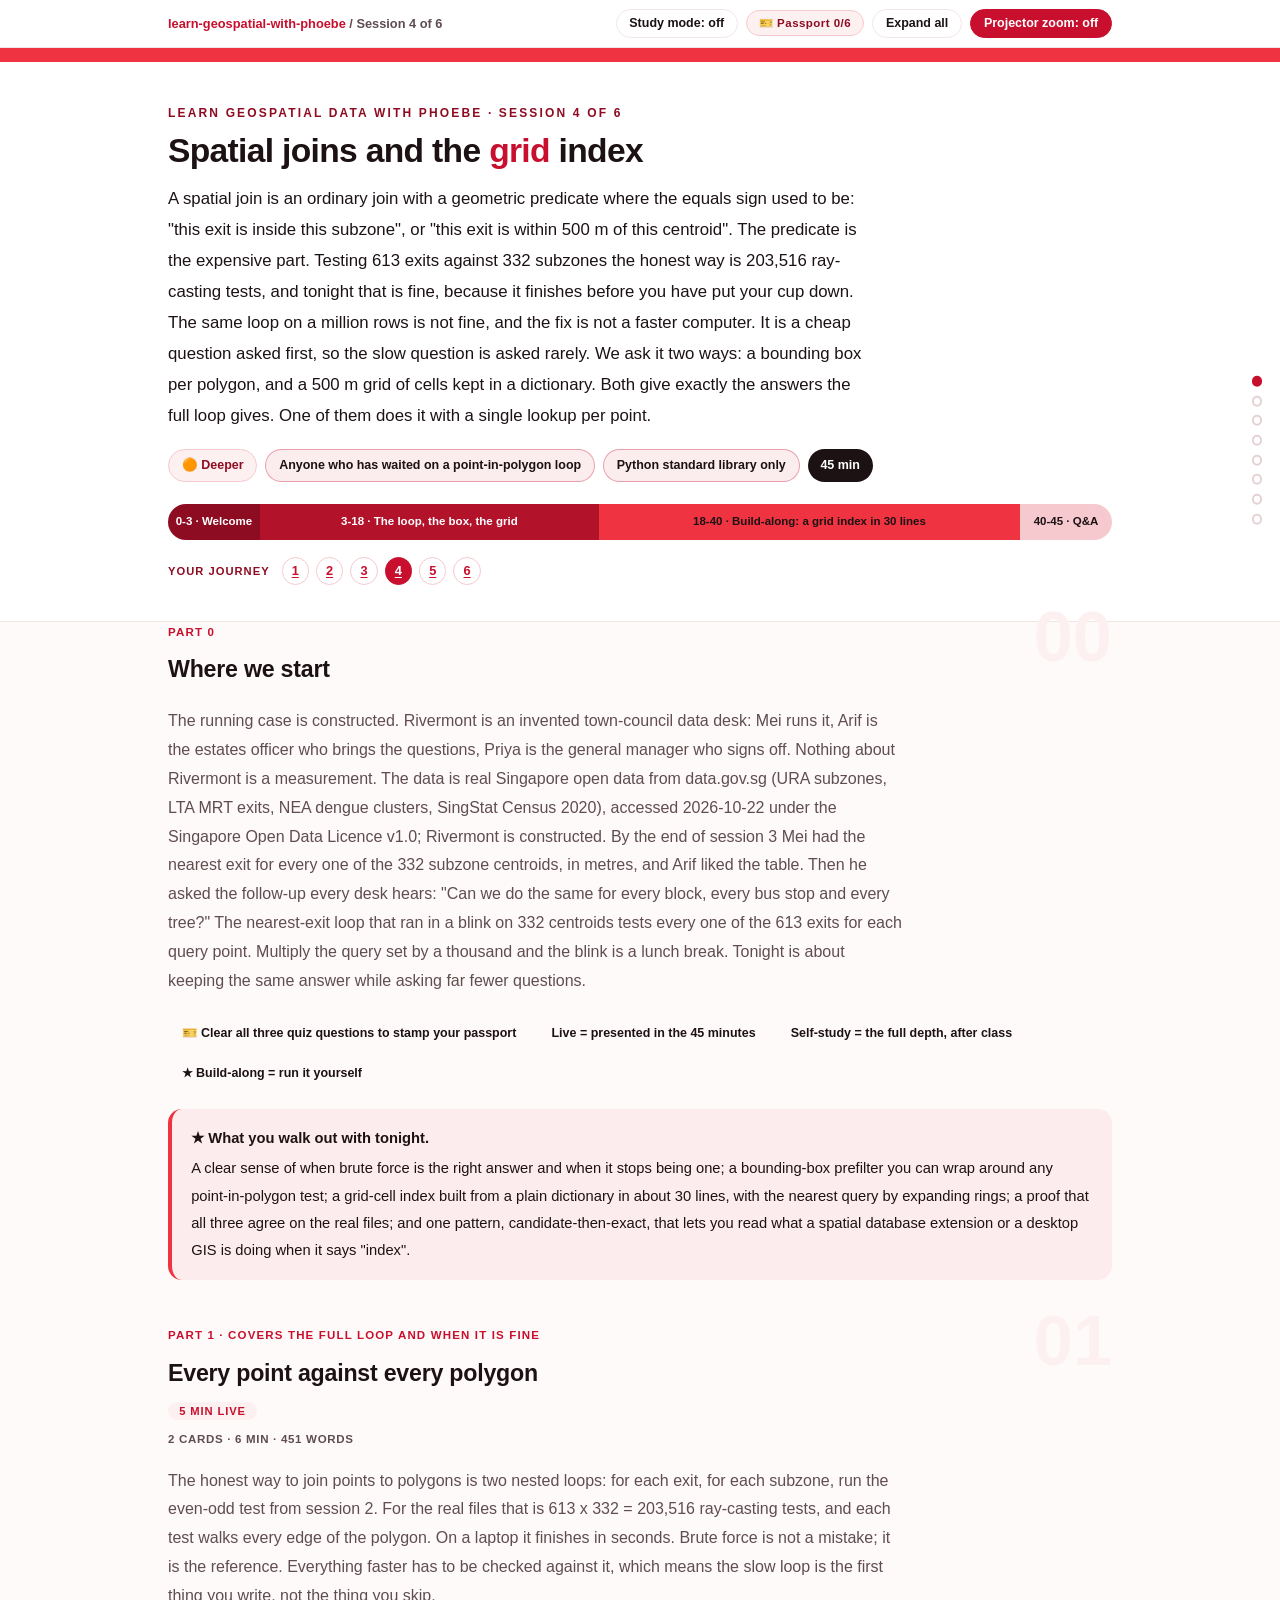
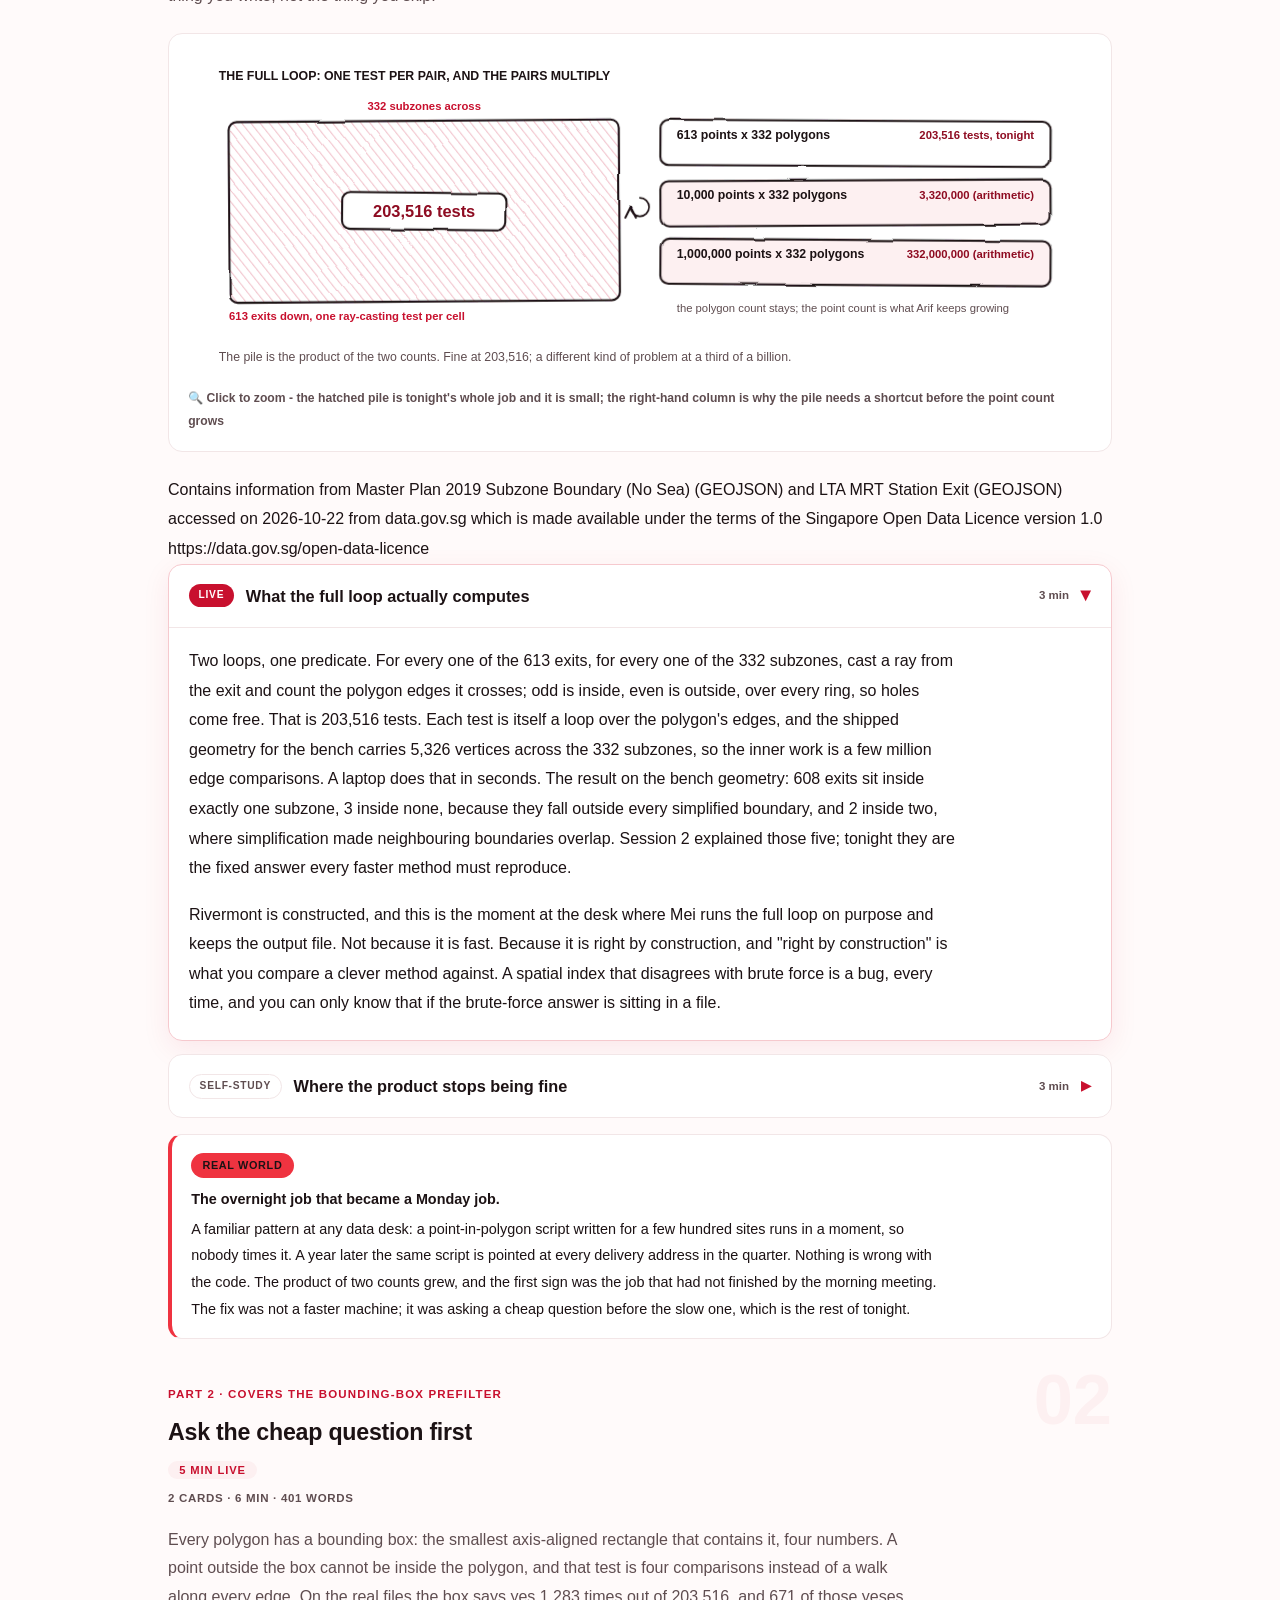
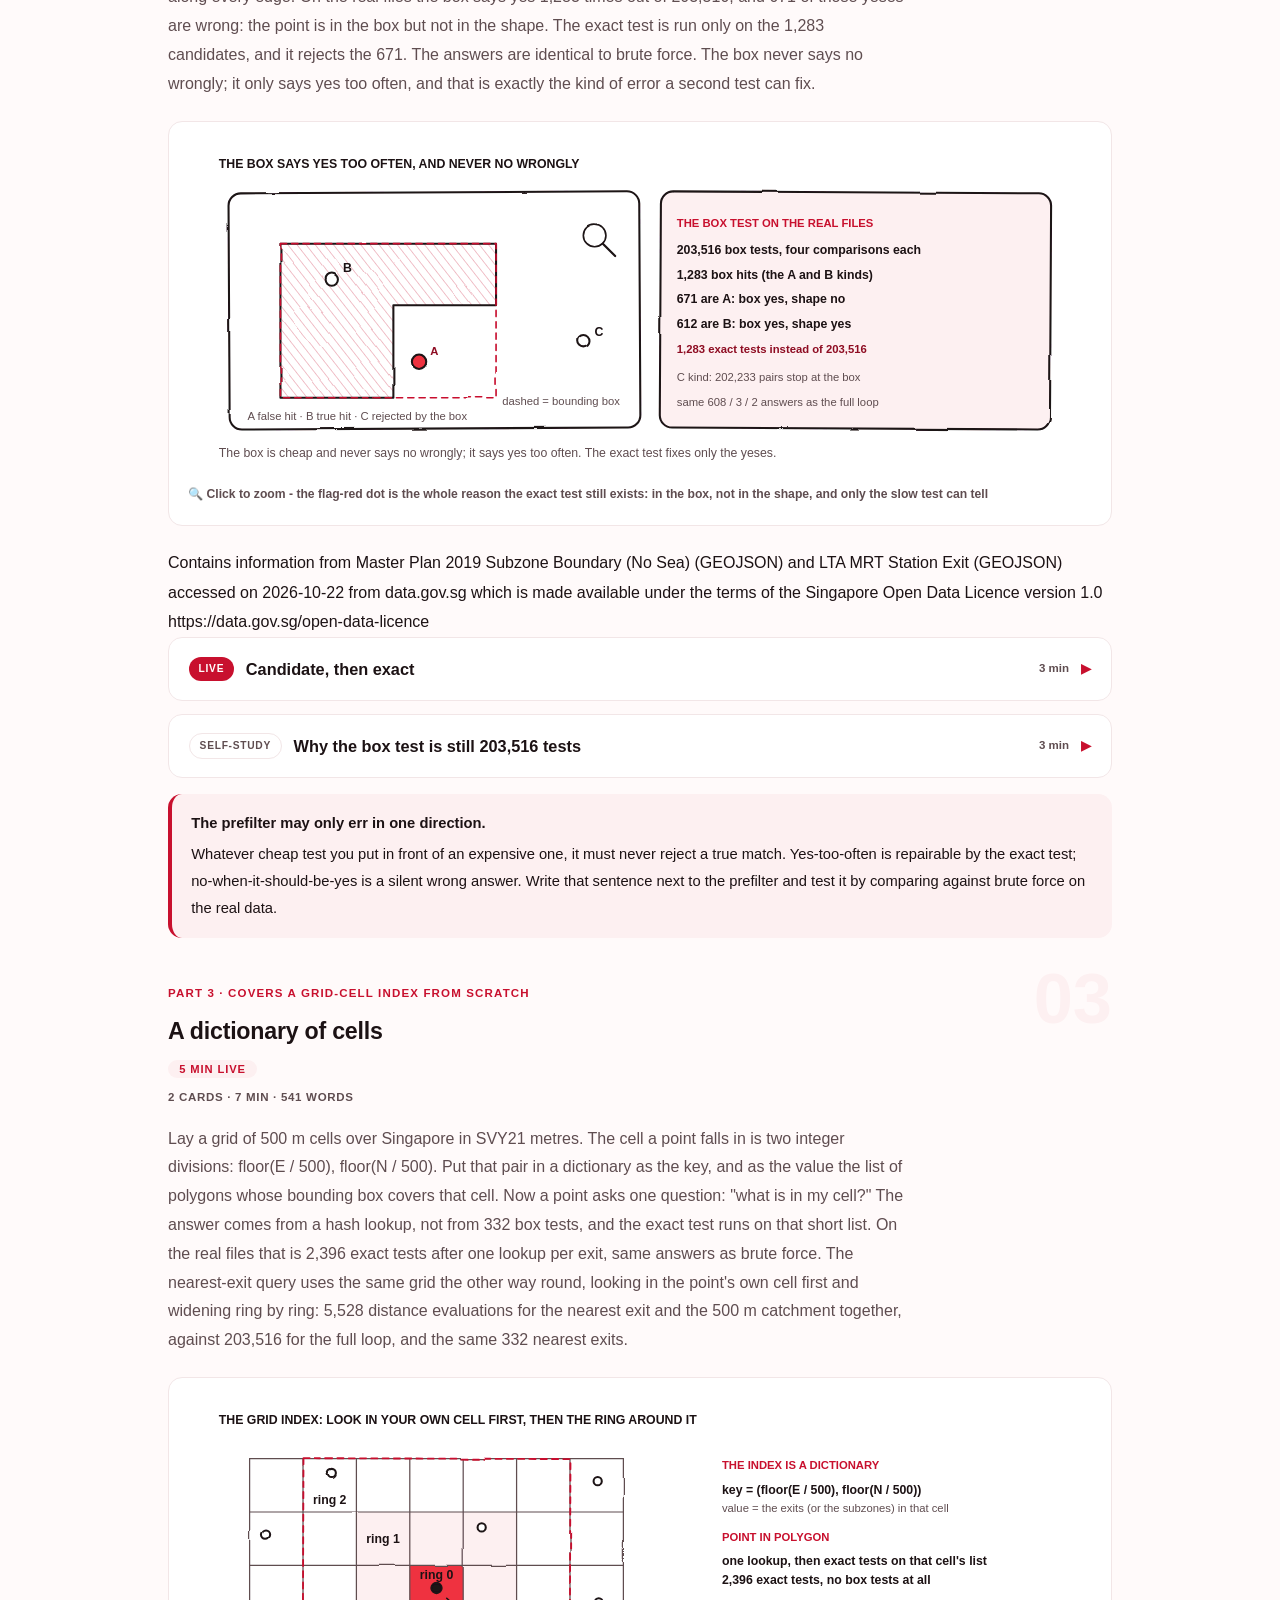
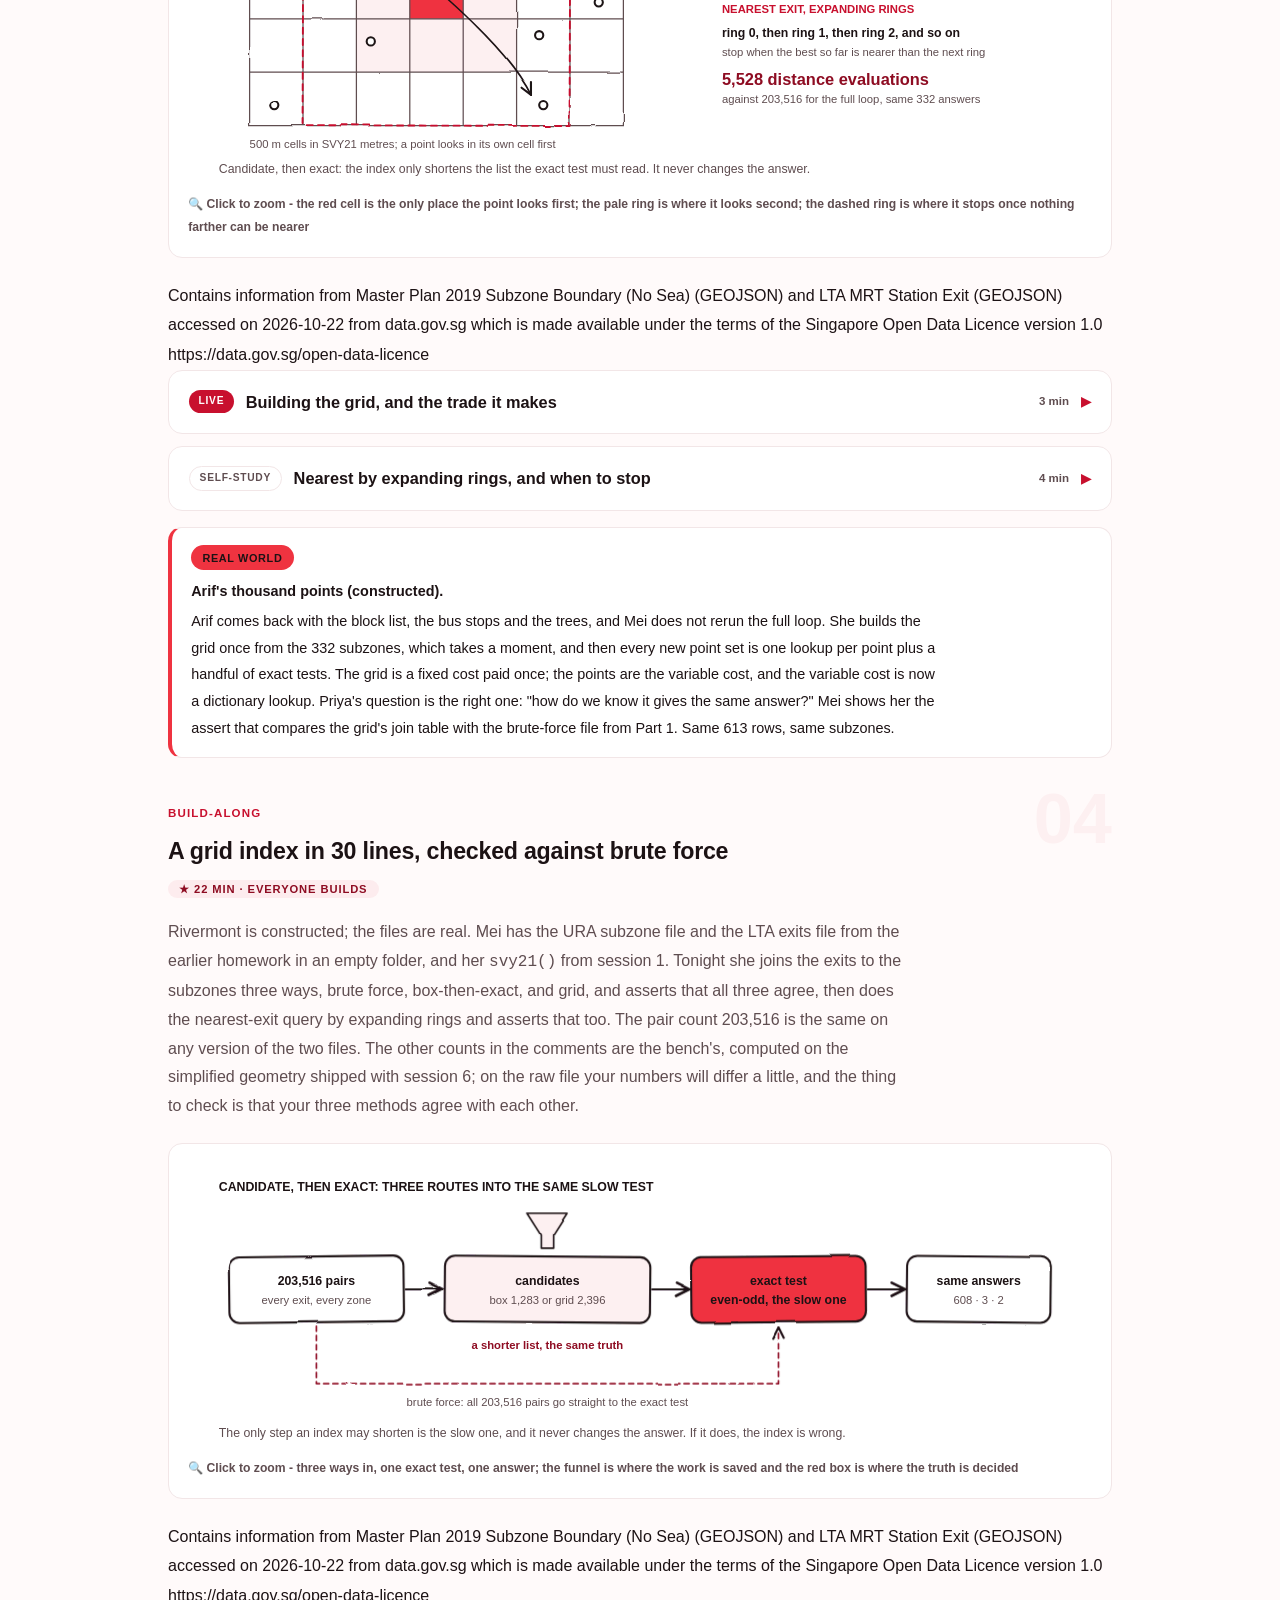
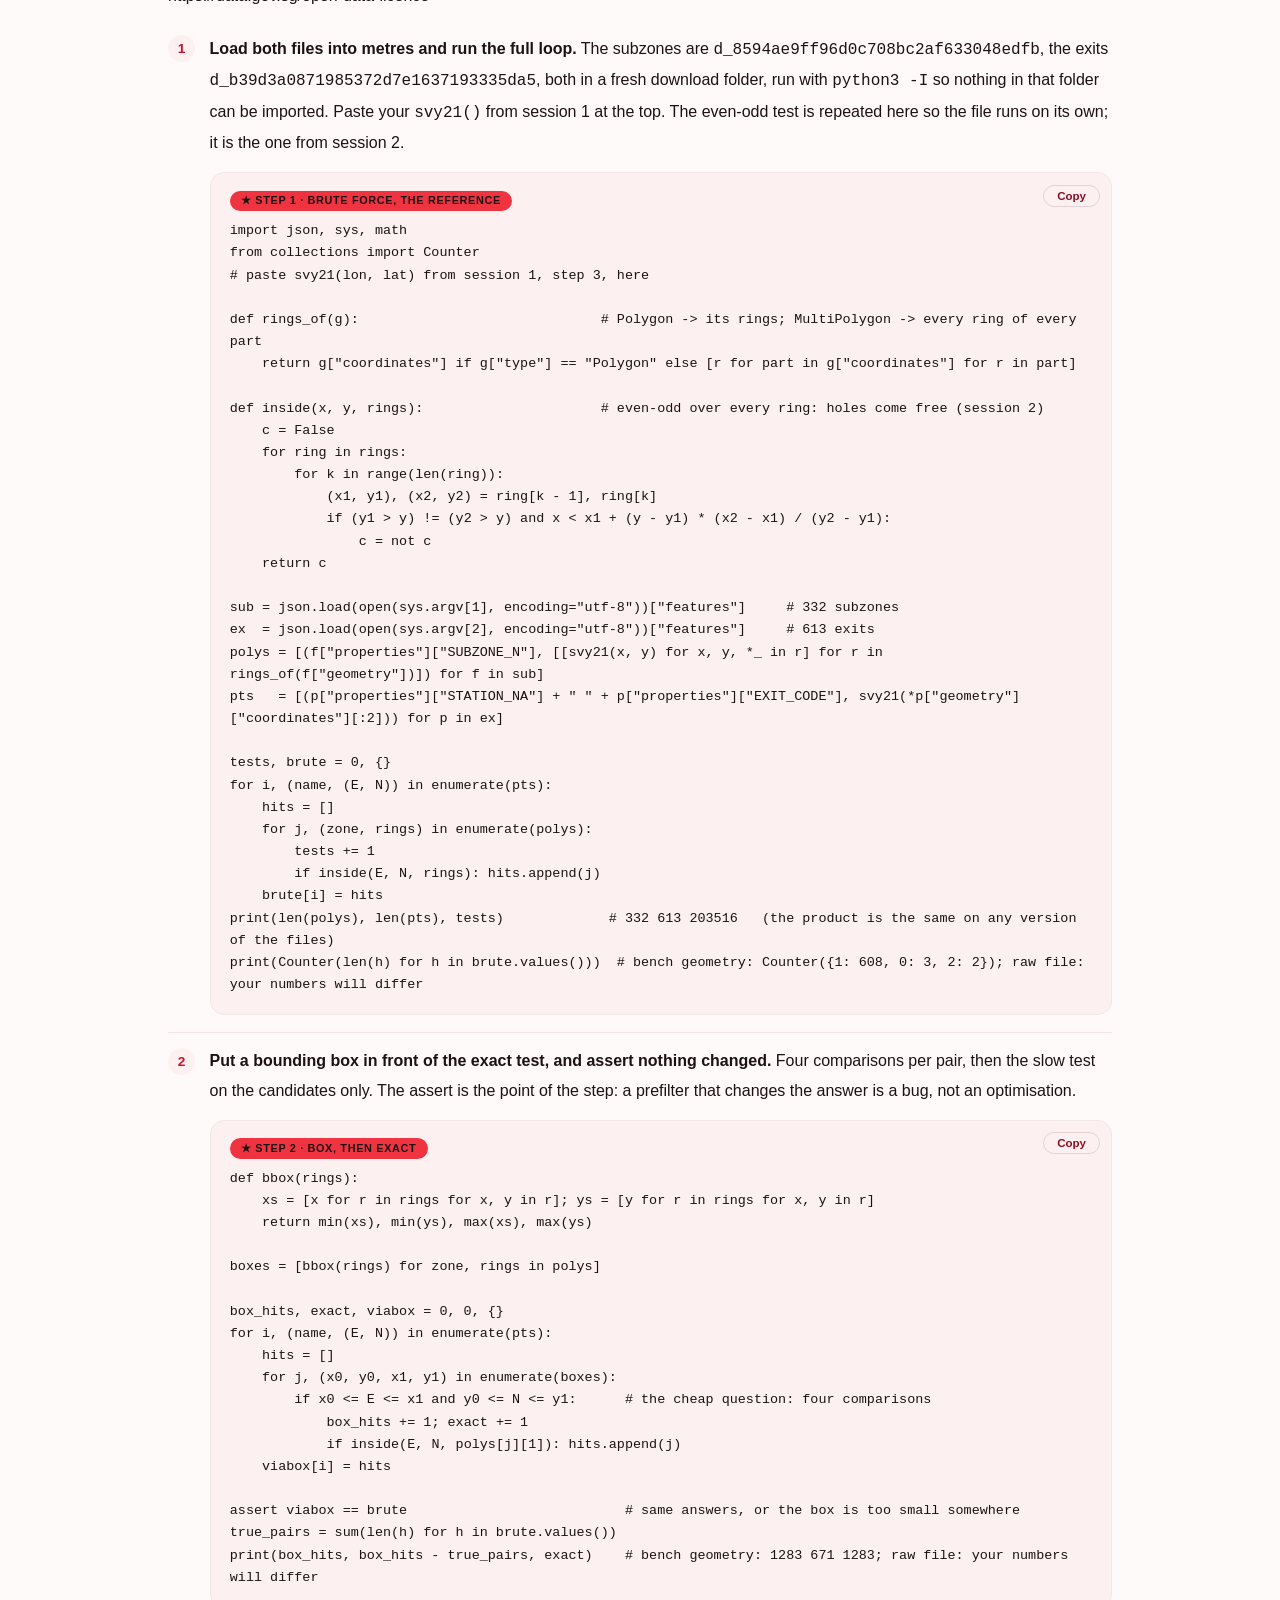
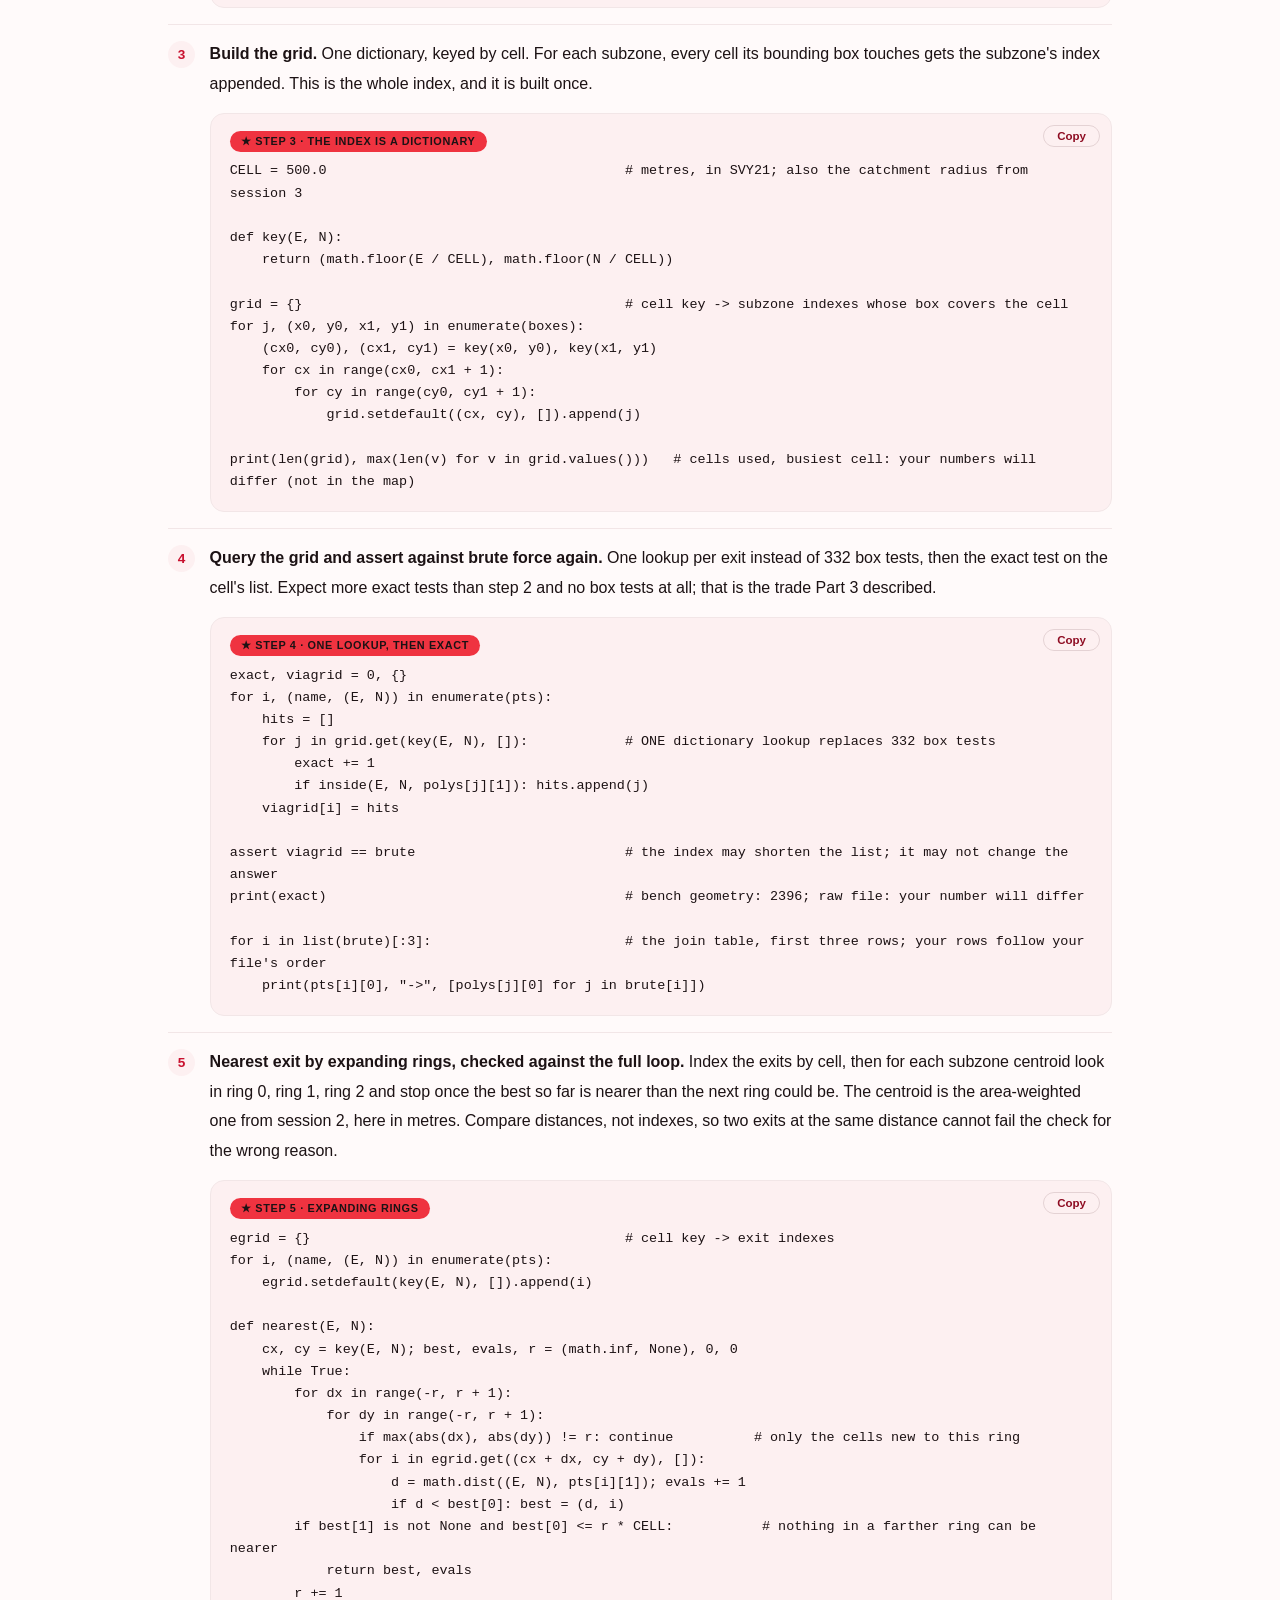
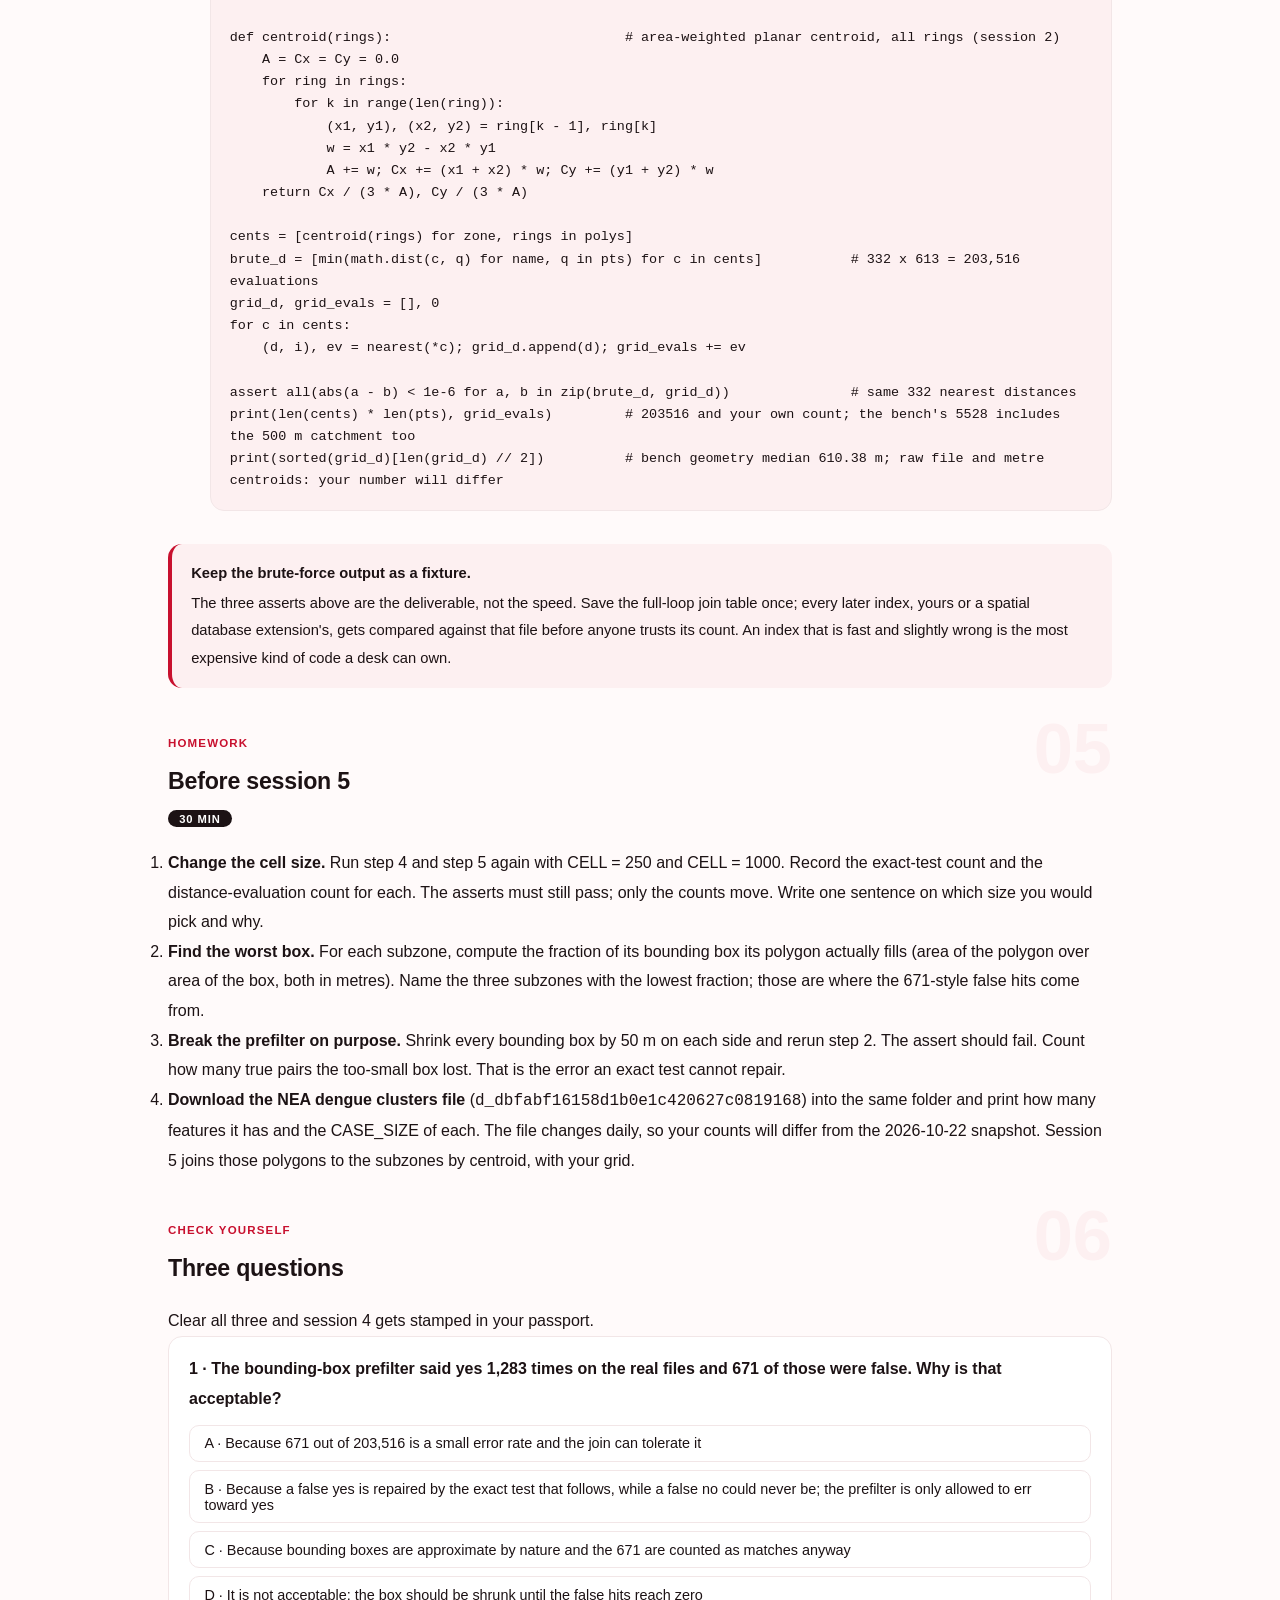
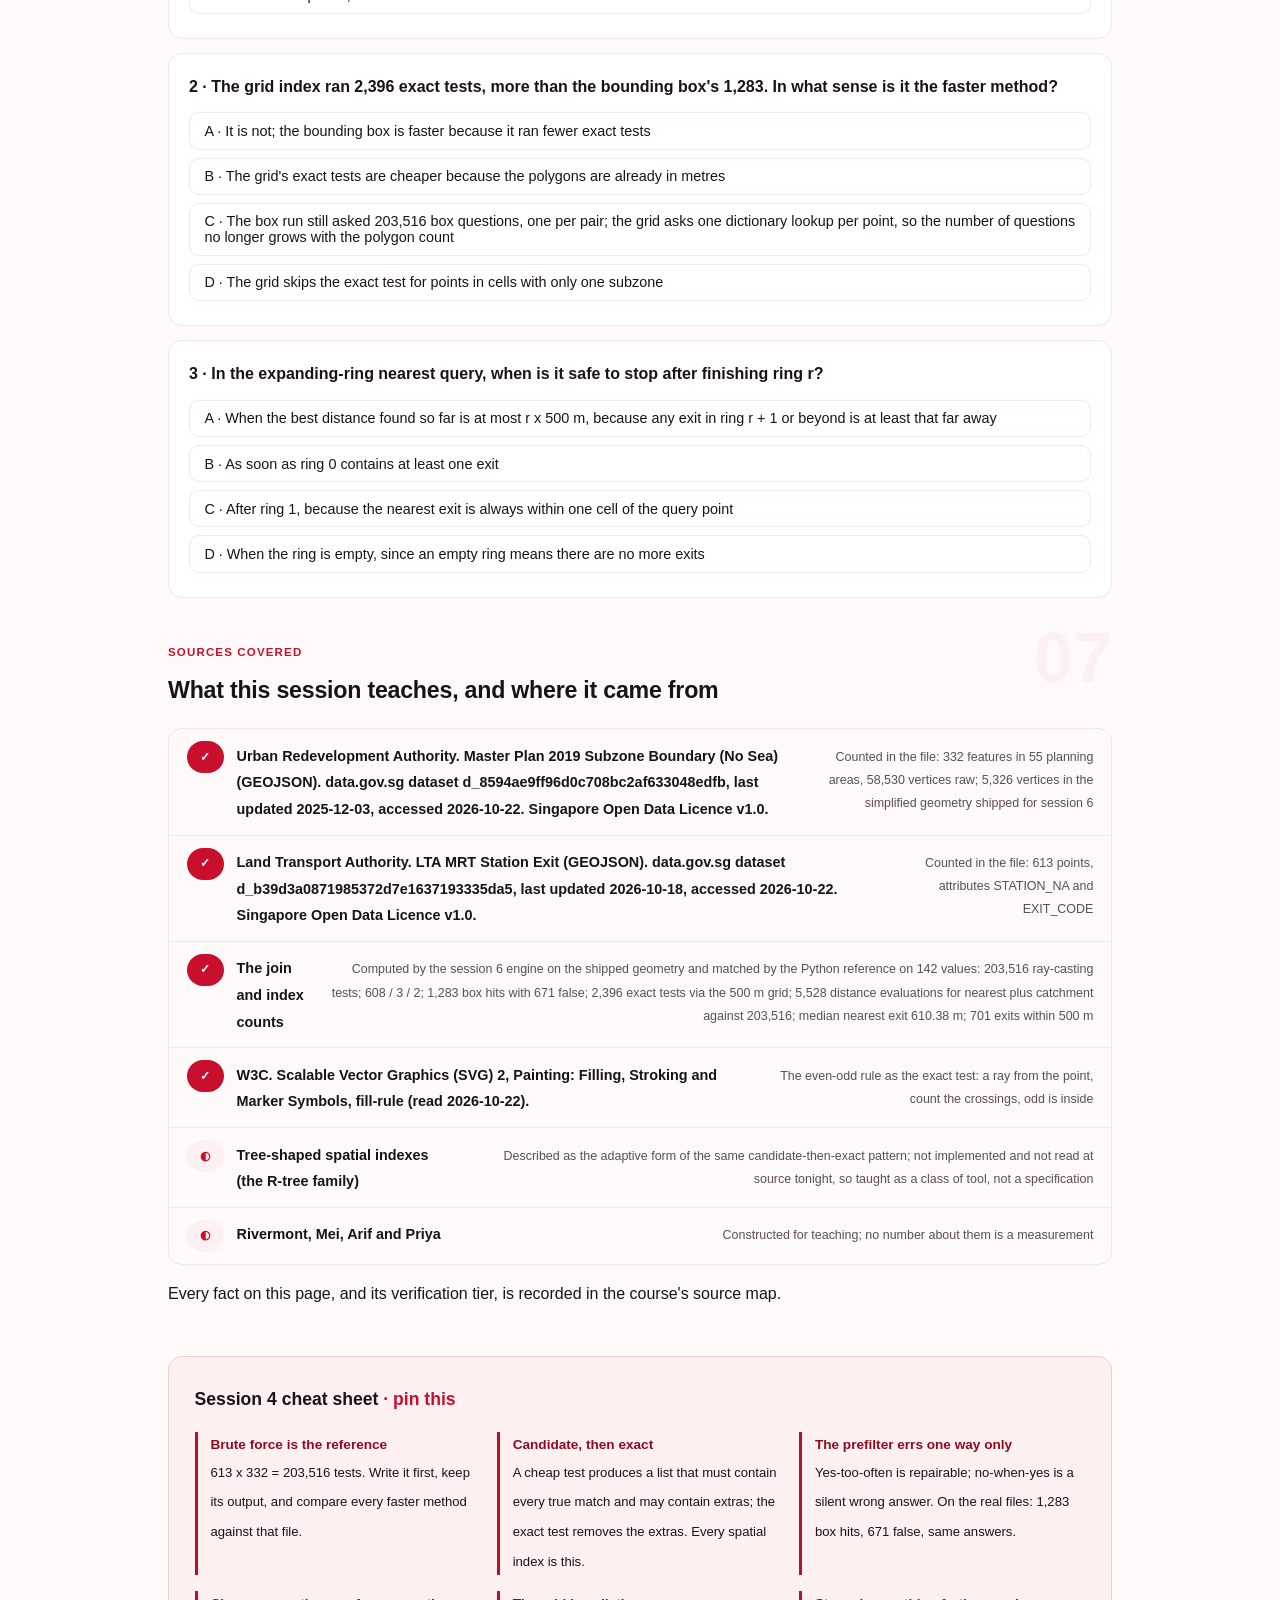
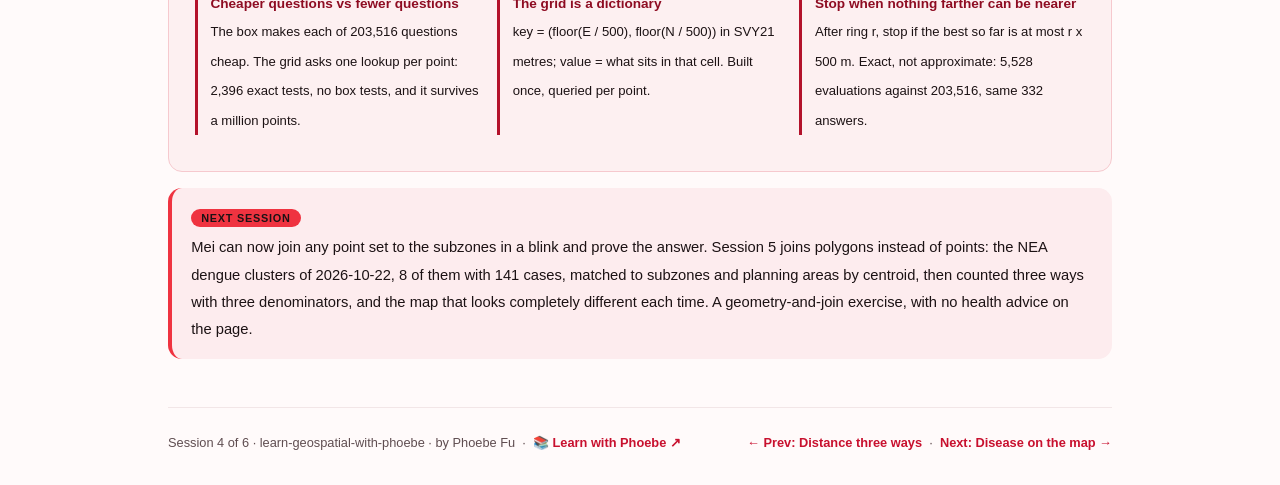
<file: courses/04-spatial-joins-grid-index.html>
<!DOCTYPE html>
<html lang="en">
<head>
<meta charset="UTF-8">
<meta name="viewport" content="width=device-width, initial-scale=1.0">
<!-- social:start -->
<meta name="description" content="Session 4 of 6. Joining 613 MRT exits to 332 URA subzones without testing every pair: the full loop of 203,516 ray-casting tests, the bounding box that cuts the exact tests to 1,283 (671 of the box hits are false), and a 500 m grid-cell index built from a dictionary that finds the nearest exit in 5,528 distance evaluations instead of 203,516, with the same answers. Candidate-then-exact as the pattern behind every spatial index. Real Singapore open data, a constructed town-council data desk.">
<meta property="og:type" content="article">
<meta property="og:site_name" content="Learn with Phoebe">
<meta property="og:title" content="Spatial joins and the grid index - learn geospatial data with phoebe">
<meta property="og:description" content="Session 4 of 6. 203,516 tests, or 1,283, or a dictionary lookup: three ways to join points to polygons that all give the same answer, and the pattern they share.">
<meta property="og:url" content="https://phoebefu6.github.io/learn-geospatial-with-phoebe/courses/04-spatial-joins-grid-index.html">
<meta property="og:image" content="https://phoebefu6.github.io/learn-geospatial-with-phoebe/assets/og-cover.png">
<meta property="og:image:width" content="1200">
<meta property="og:image:height" content="630">
<meta name="twitter:card" content="summary_large_image">
<meta name="twitter:title" content="Spatial joins and the grid index - learn geospatial data with phoebe">
<meta name="twitter:description" content="Session 4 of 6. Brute force, bounding box, grid index: same 332 answers, 203,516 against 5,528 evaluations.">
<meta name="twitter:image" content="https://phoebefu6.github.io/learn-geospatial-with-phoebe/assets/og-cover.png">
<!-- social:end -->
<title>Session 4 · Spatial joins and the grid index - learn geospatial data with phoebe</title>
<link rel="stylesheet" href="../assets/style.css?v=2">
</head>
<body>

<div class="toolbar">
  <div class="wrap">
    <span class="crumb"><a href="../index.html">learn-geospatial-with-phoebe</a> / Session 4 of 6</span>
    <button class="btn" id="toggle-all" type="button">Expand all</button>
    <button class="btn primary" id="zoom-toggle" type="button">Projector zoom: off</button>
  </div>
</div>

<header class="masthead">
  <div class="wrap">
    <div class="eyebrow">Learn Geospatial Data with Phoebe · Session 4 of 6</div>
    <h1>Spatial joins and the <span class="accent">grid</span> index</h1>
    <p class="sub">A spatial join is an ordinary join with a geometric predicate where the equals sign used to be: "this exit is inside this subzone", or "this exit is within 500 m of this centroid". The predicate is the expensive part. Testing 613 exits against 332 subzones the honest way is 203,516 ray-casting tests, and tonight that is fine, because it finishes before you have put your cup down. The same loop on a million rows is not fine, and the fix is not a faster computer. It is a cheap question asked first, so the slow question is asked rarely. We ask it two ways: a bounding box per polygon, and a 500 m grid of cells kept in a dictionary. Both give exactly the answers the full loop gives. One of them does it with a single lookup per point.</p>
    <div class="chip-row">
      <span class="chip level">🟠 Deeper</span>
      <span class="chip audience">Anyone who has waited on a point-in-polygon loop</span>
      <span class="chip audience">Python standard library only</span>
      <span class="chip time">45 min</span>
    </div>
    <div class="agenda">
      <span class="a1" style="flex:1">0-3 · Welcome</span>
      <span class="a2" style="flex:4">3-18 · The loop, the box, the grid</span>
      <span class="a3" style="flex:5">18-40 · Build-along: a grid index in 30 lines</span>
      <span class="a4" style="flex:1">40-45 · Q&amp;A</span>
    </div>
  </div>
</header>

<main class="wrap">

  <section class="section" id="intro">
    <div class="section-kicker">
      <span class="klabel">Part 0</span>
      <h2>Where we start</h2>
    </div>
    <p class="lede">The running case is constructed. Rivermont is an invented town-council data desk: Mei runs it, Arif is the estates officer who brings the questions, Priya is the general manager who signs off. Nothing about Rivermont is a measurement. The data is real Singapore open data from data.gov.sg (URA subzones, LTA MRT exits, NEA dengue clusters, SingStat Census 2020), accessed 2026-10-22 under the Singapore Open Data Licence v1.0; Rivermont is constructed. By the end of session 3 Mei had the nearest exit for every one of the 332 subzone centroids, in metres, and Arif liked the table. Then he asked the follow-up every desk hears: "Can we do the same for every block, every bus stop and every tree?" The nearest-exit loop that ran in a blink on 332 centroids tests every one of the 613 exits for each query point. Multiply the query set by a thousand and the blink is a lunch break. Tonight is about keeping the same answer while asking far fewer questions.</p>

    <div class="legend">
      <span class="pill">🎫 Clear all three quiz questions to stamp your passport</span>
      <span class="pill">Live = presented in the 45 minutes</span>
      <span class="pill">Self-study = the full depth, after class</span>
      <span class="pill">★ Build-along = run it yourself</span>
    </div>

    <div class="callout win">
      <p><strong>★ What you walk out with tonight.</strong> A clear sense of when brute force is the right answer and when it stops being one; a bounding-box prefilter you can wrap around any point-in-polygon test; a grid-cell index built from a plain dictionary in about 30 lines, with the nearest query by expanding rings; a proof that all three agree on the real files; and one pattern, candidate-then-exact, that lets you read what a spatial database extension or a desktop GIS is doing when it says "index".</p>
    </div>
  </section>

  <section class="section" id="part-1">
    <div class="section-kicker">
      <span class="klabel">Part 1 · covers the full loop and when it is fine</span>
      <h2>Every point against every polygon</h2>
      <span class="tag concept">5 min live</span>
    </div>
    <p class="lede">The honest way to join points to polygons is two nested loops: for each exit, for each subzone, run the even-odd test from session 2. For the real files that is 613 x 332 = 203,516 ray-casting tests, and each test walks every edge of the polygon. On a laptop it finishes in seconds. Brute force is not a mistake; it is the reference. Everything faster has to be checked against it, which means the slow loop is the first thing you write, not the thing you skip.</p>

    <figure class="zoomable">
      <svg viewBox="0 0 880 316" xmlns="http://www.w3.org/2000/svg" role="img" aria-label="Left, a hatched rectangle standing for the pile of tests: 332 subzones across, 613 exits down, 203,516 tests in all, each a ray-casting test. Right, three stacked rows showing the pile growing with the number of points: 613 points by 332 polygons is 203,516; 10,000 points is 3,320,000; a million points is 332,000,000, labelled arithmetic rather than a measurement. The note says the pile grows with the product of the two counts.">
        <defs>
          <filter id="f4aSk" x="-3%" y="-3%" width="106%" height="106%"><feTurbulence type="fractalNoise" baseFrequency="0.02" numOctaves="2" seed="51" result="n"/><feDisplacementMap in="SourceGraphic" in2="n" scale="2.4" xChannelSelector="R" yChannelSelector="G"/></filter>
          <pattern id="f4aHc" patternUnits="userSpaceOnUse" width="7" height="7" patternTransform="rotate(-38)"><line x1="0" y1="0" x2="0" y2="7" stroke="#C8102E" stroke-width="1" opacity=".5"/></pattern>
          <marker id="f4aAr" viewBox="0 0 10 10" refX="9" refY="5" markerWidth="8" markerHeight="8" orient="auto"><path d="M1 1 L9 5 L1 9" fill="none" stroke="#1C1214" stroke-width="1.6" stroke-linecap="round"/></marker>
        </defs>
        <style>
          .f4aH { font: 800 12px Inter, sans-serif; fill: #1C1214; }
          .f4aL { font: 600 12px Inter, sans-serif; fill: #1C1214; }
          .f4aS { font: 400 11px Inter, sans-serif; fill: #5F4D50; }
          .f4aB { font: 800 11px Inter, sans-serif; fill: #8E0C22; }
          .f4aV { font: 800 16px Inter, sans-serif; fill: #8E0C22; }
          .f4aA { font: 700 11px Inter, sans-serif; fill: #C8102E; }
          .f4aN { font: 400 12px Inter, sans-serif; fill: #5F4D50; }
        </style>

        <text class="f4aH" x="30" y="26">THE FULL LOOP: ONE TEST PER PAIR, AND THE PAIRS MULTIPLY</text>

        <g filter="url(#f4aSk)" fill="none" stroke="#1C1214" stroke-width="2" stroke-linecap="round" stroke-linejoin="round">
          <rect x="40" y="66" width="380" height="176" rx="8" transform="rotate(-0.4 230 154)" fill="url(#f4aHc)"/>
          <rect x="150" y="136" width="160" height="36" rx="8" transform="rotate(0.6 230 154)" fill="#FFFFFF"/>
          <path d="M440 141 A 9 9 0 1 1 431 150" marker-end="url(#f4aAr)" stroke-width="1.6"/>
          <rect x="460" y="66" width="380" height="44" rx="8" transform="rotate(0.3 650 88)" fill="#FFFFFF"/>
          <rect x="460" y="124" width="380" height="44" rx="8" transform="rotate(-0.3 650 146)" fill="#FDF0F1"/>
          <rect x="460" y="182" width="380" height="44" rx="8" transform="rotate(0.4 650 204)" fill="#FDF0F1"/>
        </g>

        <text class="f4aA" x="230" y="56" text-anchor="middle">332 subzones across</text>
        <text class="f4aV" x="230" y="160" text-anchor="middle">203,516 tests</text>
        <text class="f4aA" x="40" y="260">613 exits down, one ray-casting test per cell</text>
        <text class="f4aL" x="476" y="84">613 points x 332 polygons</text>
        <text class="f4aB" x="824" y="84" text-anchor="end">203,516 tests, tonight</text>
        <text class="f4aL" x="476" y="142">10,000 points x 332 polygons</text>
        <text class="f4aB" x="824" y="142" text-anchor="end">3,320,000 (arithmetic)</text>
        <text class="f4aL" x="476" y="200">1,000,000 points x 332 polygons</text>
        <text class="f4aB" x="824" y="200" text-anchor="end">332,000,000 (arithmetic)</text>
        <text class="f4aS" x="476" y="252">the polygon count stays; the point count is what Arif keeps growing</text>

        <text class="f4aN" x="30" y="300">The pile is the product of the two counts. Fine at 203,516; a different kind of problem at a third of a billion.</text>
      </svg>
      <figcaption>🔍 Click to zoom - the hatched pile is tonight's whole job and it is small; the right-hand column is why the pile needs a shortcut before the point count grows</figcaption>
    </figure>
    <p class="mono">Contains information from Master Plan 2019 Subzone Boundary (No Sea) (GEOJSON) and LTA MRT Station Exit (GEOJSON) accessed on 2026-10-22 from data.gov.sg which is made available under the terms of the Singapore Open Data Licence version 1.0 https://data.gov.sg/open-data-licence</p>

    <details class="card" open>
      <summary><span class="mode live">Live</span>What the full loop actually computes<span class="mini">3 min</span><span class="caret">▶</span></summary>
      <div class="body">
        <p>Two loops, one predicate. For every one of the 613 exits, for every one of the 332 subzones, cast a ray from the exit and count the polygon edges it crosses; odd is inside, even is outside, over every ring, so holes come free. That is 203,516 tests. Each test is itself a loop over the polygon's edges, and the shipped geometry for the bench carries 5,326 vertices across the 332 subzones, so the inner work is a few million edge comparisons. A laptop does that in seconds. The result on the bench geometry: 608 exits sit inside exactly one subzone, 3 inside none, because they fall outside every simplified boundary, and 2 inside two, where simplification made neighbouring boundaries overlap. Session 2 explained those five; tonight they are the fixed answer every faster method must reproduce.</p>
        <p>Rivermont is constructed, and this is the moment at the desk where Mei runs the full loop on purpose and keeps the output file. Not because it is fast. Because it is right by construction, and "right by construction" is what you compare a clever method against. A spatial index that disagrees with brute force is a bug, every time, and you can only know that if the brute-force answer is sitting in a file.</p>
      </div>
    </details>

    <details class="card">
      <summary><span class="mode self">Self-study</span>Where the product stops being fine<span class="mini">3 min</span><span class="caret">▶</span></summary>
      <div class="body">
        <p>The cost of the full loop is the product of the two counts times the average edge count. Any one of the three can grow. The polygon count rarely does: Singapore has 332 subzones and 55 planning areas and that is that. The edge count grows when you stop simplifying: the raw URA file has 58,530 vertices against the bench's 5,326, so the same 203,516 tests do roughly eleven times the edge work on the raw boundaries (arithmetic from the two counts, not a timing). The point count is the one Arif grows. Every block, every bus stop, every tree is a new set of points against the same 332 polygons, and 1,000,000 points is 332,000,000 tests, which is arithmetic, not a measurement, and also a lunch break you did not plan for.</p>
        <p>The professional norm is to write the full loop first, time it on the real size you expect in a year, and reach for an index only when that timing is a problem. Indexes add code, and code added without a measured reason is code that will be wrong without a measured symptom. The same logic runs on the SQL side: a join on a spatial predicate without an index is a nested loop, and a spatial database extension will tell you so in its plan. Joins in general are taught next door at <a href="https://phoebefu6.github.io/learn-sql-with-phoebe/courses/b4-joining-tables.html">learn-sql: joining tables</a> and <a href="https://phoebefu6.github.io/learn-python-data-analysis-with-phoebe/courses/03-pandas-core.html">pandas core</a>; only the spatial predicate lives here.</p>
      </div>
    </details>

    <div class="callout example">
      <span class="ex-pill">Real world</span>
      <p><strong>The overnight job that became a Monday job.</strong> A familiar pattern at any data desk: a point-in-polygon script written for a few hundred sites runs in a moment, so nobody times it. A year later the same script is pointed at every delivery address in the quarter. Nothing is wrong with the code. The product of two counts grew, and the first sign was the job that had not finished by the morning meeting. The fix was not a faster machine; it was asking a cheap question before the slow one, which is the rest of tonight.</p>
    </div>
  </section>

  <section class="section" id="part-2">
    <div class="section-kicker">
      <span class="klabel">Part 2 · covers the bounding-box prefilter</span>
      <h2>Ask the cheap question first</h2>
      <span class="tag concept">5 min live</span>
    </div>
    <p class="lede">Every polygon has a bounding box: the smallest axis-aligned rectangle that contains it, four numbers. A point outside the box cannot be inside the polygon, and that test is four comparisons instead of a walk along every edge. On the real files the box says yes 1,283 times out of 203,516, and 671 of those yeses are wrong: the point is in the box but not in the shape. The exact test is run only on the 1,283 candidates, and it rejects the 671. The answers are identical to brute force. The box never says no wrongly; it only says yes too often, and that is exactly the kind of error a second test can fix.</p>

    <figure class="zoomable">
      <svg viewBox="0 0 880 324" xmlns="http://www.w3.org/2000/svg" role="img" aria-label="Left panel: an L-shaped polygon inside its dashed bounding box. Point A sits in the notch, inside the box but outside the shape, and is the false hit. Point B is inside both box and shape. Point C is outside the box and is rejected without an exact test. Right panel: the counts on the real files: 203,516 box tests of four comparisons each; 1,283 box hits; 671 of them are false like A; 612 are true like B; 1,283 exact tests instead of 203,516; 202,233 pairs stop at the box like C. The note says the box never wrongly says no, it says yes too often, and the exact test fixes only the yeses.">
        <defs>
          <filter id="f4bSk" x="-3%" y="-3%" width="106%" height="106%"><feTurbulence type="fractalNoise" baseFrequency="0.02" numOctaves="2" seed="63" result="n"/><feDisplacementMap in="SourceGraphic" in2="n" scale="2.4" xChannelSelector="R" yChannelSelector="G"/></filter>
          <pattern id="f4bHc" patternUnits="userSpaceOnUse" width="7" height="7" patternTransform="rotate(-38)"><line x1="0" y1="0" x2="0" y2="7" stroke="#C8102E" stroke-width="1" opacity=".5"/></pattern>
        </defs>
        <style>
          .f4bH { font: 800 12px Inter, sans-serif; fill: #1C1214; }
          .f4bL { font: 600 12px Inter, sans-serif; fill: #1C1214; }
          .f4bS { font: 400 11px Inter, sans-serif; fill: #5F4D50; }
          .f4bB { font: 800 11px Inter, sans-serif; fill: #8E0C22; }
          .f4bA { font: 700 11px Inter, sans-serif; fill: #C8102E; }
          .f4bN { font: 400 12px Inter, sans-serif; fill: #5F4D50; }
        </style>

        <text class="f4bH" x="30" y="26">THE BOX SAYS YES TOO OFTEN, AND NEVER NO WRONGLY</text>

        <g filter="url(#f4bSk)" fill="none" stroke="#1C1214" stroke-width="2" stroke-linecap="round" stroke-linejoin="round">
          <rect x="40" y="50" width="400" height="230" rx="12" transform="rotate(-0.3 240 165)" fill="#FFFFFF"/>
          <rect x="460" y="50" width="380" height="230" rx="12" transform="rotate(0.3 650 165)" fill="#FDF0F1"/>
          <path d="M90 100 L300 100 L300 160 L200 160 L200 250 L90 250 Z" fill="url(#f4bHc)"/>
          <rect x="90" y="100" width="210" height="150" stroke="#C8102E" stroke-width="1.6" stroke-dasharray="6 5"/>
          <circle cx="225" cy="215" r="7" fill="#EF3340"/>
          <circle cx="140" cy="135" r="6" fill="#FFFFFF"/>
          <circle cx="385" cy="195" r="6" fill="#FFFFFF"/>
          <circle cx="396" cy="92" r="11" stroke-width="1.6"/>
          <path d="M404 100 L416 112" stroke-width="2.2"/>
        </g>

        <text class="f4bB" x="236" y="208">A</text>
        <text class="f4bL" x="151" y="128">B</text>
        <text class="f4bL" x="396" y="190">C</text>
        <text class="f4bS" x="306" y="257">dashed = bounding box</text>
        <text class="f4bS" x="58" y="272">A false hit  ·  B true hit  ·  C rejected by the box</text>

        <text class="f4bA" x="476" y="84">THE BOX TEST ON THE REAL FILES</text>
        <text class="f4bL" x="476" y="110">203,516 box tests, four comparisons each</text>
        <text class="f4bL" x="476" y="134">1,283 box hits (the A and B kinds)</text>
        <text class="f4bL" x="476" y="158">671 are A: box yes, shape no</text>
        <text class="f4bL" x="476" y="182">612 are B: box yes, shape yes</text>
        <text class="f4bB" x="476" y="206">1,283 exact tests instead of 203,516</text>
        <text class="f4bS" x="476" y="234">C kind: 202,233 pairs stop at the box</text>
        <text class="f4bS" x="476" y="258">same 608 / 3 / 2 answers as the full loop</text>

        <text class="f4bN" x="30" y="308">The box is cheap and never says no wrongly; it says yes too often. The exact test fixes only the yeses.</text>
      </svg>
      <figcaption>🔍 Click to zoom - the flag-red dot is the whole reason the exact test still exists: in the box, not in the shape, and only the slow test can tell</figcaption>
    </figure>
    <p class="mono">Contains information from Master Plan 2019 Subzone Boundary (No Sea) (GEOJSON) and LTA MRT Station Exit (GEOJSON) accessed on 2026-10-22 from data.gov.sg which is made available under the terms of the Singapore Open Data Licence version 1.0 https://data.gov.sg/open-data-licence</p>

    <details class="card">
      <summary><span class="mode live">Live</span>Candidate, then exact<span class="mini">3 min</span><span class="caret">▶</span></summary>
      <div class="body">
        <p>The prefilter has one job: produce a candidate list that is guaranteed to contain every true match and is allowed to contain extras. Guaranteed is the important word. A box that is too small would say no to a true match and that error could never be repaired downstream; a box that is exactly the polygon's extent can only err by saying yes. Then the exact test, the even-odd ray from session 2, runs on the candidates alone and removes the extras. On the real files that is 1,283 exact tests against 203,516, and the 671 false box hits are the price of a filter that is four comparisons long. 1,283 minus 671 is 612 true pairs, which is the 608 exits inside one subzone plus the 2 exits counted in two.</p>
        <p>Rivermont is constructed; the arithmetic is from the real files. Mei's check is the one that matters: the join table from the box-then-exact run is byte-for-byte the join table from the full loop. If it were not, the box would be too small somewhere, and that is a bug to find now rather than a wrong count to explain to Priya later.</p>
      </div>
    </details>

    <details class="card">
      <summary><span class="mode self">Self-study</span>Why the box test is still 203,516 tests<span class="mini">3 min</span><span class="caret">▶</span></summary>
      <div class="body">
        <p>Look at the counts again. The bounding box cut the exact tests from 203,516 to 1,283, but the box test itself still ran 203,516 times: for every exit, it compared against all 332 boxes. The win is that each of those tests is four comparisons instead of a walk along a polygon's edges, so the total work is far smaller. The number of questions asked did not drop. The cost of each question did. That is the first of two kinds of speed-up, and it is the one with a ceiling: at a million points you still ask 332 million box questions, cheap as each one is.</p>
        <p>The second kind of speed-up drops the number of questions, and it needs a structure that can answer "which polygons could possibly contain this point?" without looking at all 332 of them. That is what an index is, and Part 3 builds the simplest one that works. Long, thin and diagonal polygons are the bounding box's worst case: a river-shaped subzone fills a small fraction of its own box, so most box hits on it are false. The 671 false hits across the real files are mostly that shape of problem, which is why the exact test is never optional.</p>
      </div>
    </details>

    <div class="callout tip">
      <p><strong>The prefilter may only err in one direction.</strong> Whatever cheap test you put in front of an expensive one, it must never reject a true match. Yes-too-often is repairable by the exact test; no-when-it-should-be-yes is a silent wrong answer. Write that sentence next to the prefilter and test it by comparing against brute force on the real data.</p>
    </div>
  </section>

  <section class="section" id="part-3">
    <div class="section-kicker">
      <span class="klabel">Part 3 · covers a grid-cell index from scratch</span>
      <h2>A dictionary of cells</h2>
      <span class="tag concept">5 min live</span>
    </div>
    <p class="lede">Lay a grid of 500 m cells over Singapore in SVY21 metres. The cell a point falls in is two integer divisions: floor(E / 500), floor(N / 500). Put that pair in a dictionary as the key, and as the value the list of polygons whose bounding box covers that cell. Now a point asks one question: "what is in my cell?" The answer comes from a hash lookup, not from 332 box tests, and the exact test runs on that short list. On the real files that is 2,396 exact tests after one lookup per exit, same answers as brute force. The nearest-exit query uses the same grid the other way round, looking in the point's own cell first and widening ring by ring: 5,528 distance evaluations for the nearest exit and the 500 m catchment together, against 203,516 for the full loop, and the same 332 nearest exits.</p>

    <figure class="zoomable">
      <svg viewBox="0 0 880 376" xmlns="http://www.w3.org/2000/svg" role="img" aria-label="Left: a grid of seven by five cells of 500 metres each. The centre cell is filled flag red with the query point as a dot and labelled ring 0. The three by three neighbourhood around it is shaded pale and labelled ring 1. A dashed outline around the five by five block is ring 2. Small white dots are MRT exits scattered through the cells, and a curved arrow from the query point sweeps outward. Right: the index is a dictionary whose key is floor of easting over 500 and floor of northing over 500 and whose value is the exits or subzones in that cell; point in polygon is one lookup then exact tests on that cell's list, 2,396 exact tests and no box tests; nearest exit expands ring 0, ring 1, ring 2 and stops when the best so far is nearer than the next ring, 5,528 distance evaluations against 203,516 with the same 332 answers.">
        <defs>
          <filter id="f4cSk" x="-3%" y="-3%" width="106%" height="106%"><feTurbulence type="fractalNoise" baseFrequency="0.02" numOctaves="2" seed="77" result="n"/><feDisplacementMap in="SourceGraphic" in2="n" scale="2.4" xChannelSelector="R" yChannelSelector="G"/></filter>
          <marker id="f4cAr" viewBox="0 0 10 10" refX="9" refY="5" markerWidth="8" markerHeight="8" orient="auto"><path d="M1 1 L9 5 L1 9" fill="none" stroke="#1C1214" stroke-width="1.6" stroke-linecap="round"/></marker>
        </defs>
        <style>
          .f4cH { font: 800 12px Inter, sans-serif; fill: #1C1214; }
          .f4cL { font: 600 12px Inter, sans-serif; fill: #1C1214; }
          .f4cS { font: 400 11px Inter, sans-serif; fill: #5F4D50; }
          .f4cB { font: 800 11px Inter, sans-serif; fill: #8E0C22; }
          .f4cV { font: 800 16px Inter, sans-serif; fill: #8E0C22; }
          .f4cA { font: 700 11px Inter, sans-serif; fill: #C8102E; }
          .f4cN { font: 400 12px Inter, sans-serif; fill: #5F4D50; }
        </style>

        <text class="f4cH" x="30" y="26">THE GRID INDEX: LOOK IN YOUR OWN CELL FIRST, THEN THE RING AROUND IT</text>

        <g filter="url(#f4cSk)" fill="none" stroke="#1C1214" stroke-width="2" stroke-linecap="round" stroke-linejoin="round">
          <rect x="164" y="112" width="156" height="156" fill="#FDF0F1" stroke="none"/>
          <rect x="216" y="164" width="52" height="52" fill="#EF3340" stroke="none"/>
          <path d="M60 60 L424 60 M60 112 L424 112 M60 164 L424 164 M60 216 L424 216 M60 268 L424 268 M60 320 L424 320" stroke="#5F4D50" stroke-width="1.2"/>
          <path d="M60 60 L60 320 M112 60 L112 320 M164 60 L164 320 M216 60 L216 320 M268 60 L268 320 M320 60 L320 320 M372 60 L372 320 M424 60 L424 320" stroke="#5F4D50" stroke-width="1.2"/>
          <rect x="112" y="60" width="260" height="260" stroke="#C8102E" stroke-width="1.8" stroke-dasharray="6 5" transform="rotate(0.2 242 190)"/>
          <circle cx="242" cy="186" r="5" fill="#1C1214"/>
          <circle cx="84" cy="300" r="4" fill="#FFFFFF"/>
          <circle cx="140" cy="74" r="4" fill="#FFFFFF"/>
          <circle cx="286" cy="128" r="4" fill="#FFFFFF"/>
          <circle cx="342" cy="232" r="4" fill="#FFFFFF"/>
          <circle cx="178" cy="238" r="4" fill="#FFFFFF"/>
          <circle cx="346" cy="300" r="4" fill="#FFFFFF"/>
          <circle cx="398" cy="82" r="4" fill="#FFFFFF"/>
          <circle cx="400" cy="200" r="4" fill="#FFFFFF"/>
          <circle cx="76" cy="134" r="4" fill="#FFFFFF"/>
          <path d="M252 196 C 290 230 320 262 334 290" marker-end="url(#f4cAr)" stroke-width="1.6"/>
        </g>

        <text class="f4cL" x="242" y="177" text-anchor="middle">ring 0</text>
        <text class="f4cL" x="190" y="142" text-anchor="middle">ring 1</text>
        <text class="f4cL" x="138" y="104" text-anchor="middle">ring 2</text>
        <text class="f4cS" x="60" y="342">500 m cells in SVY21 metres; a point looks in its own cell first</text>

        <text class="f4cA" x="520" y="70">THE INDEX IS A DICTIONARY</text>
        <text class="f4cL" x="520" y="94">key = (floor(E / 500), floor(N / 500))</text>
        <text class="f4cS" x="520" y="112">value = the exits (or the subzones) in that cell</text>
        <text class="f4cA" x="520" y="140">POINT IN POLYGON</text>
        <text class="f4cL" x="520" y="164">one lookup, then exact tests on that cell's list</text>
        <text class="f4cL" x="520" y="182">2,396 exact tests, no box tests at all</text>
        <text class="f4cA" x="520" y="210">NEAREST EXIT, EXPANDING RINGS</text>
        <text class="f4cL" x="520" y="234">ring 0, then ring 1, then ring 2, and so on</text>
        <text class="f4cS" x="520" y="252">stop when the best so far is nearer than the next ring</text>
        <text class="f4cV" x="520" y="280">5,528 distance evaluations</text>
        <text class="f4cS" x="520" y="298">against 203,516 for the full loop, same 332 answers</text>

        <text class="f4cN" x="30" y="366">Candidate, then exact: the index only shortens the list the exact test must read. It never changes the answer.</text>
      </svg>
      <figcaption>🔍 Click to zoom - the red cell is the only place the point looks first; the pale ring is where it looks second; the dashed ring is where it stops once nothing farther can be nearer</figcaption>
    </figure>
    <p class="mono">Contains information from Master Plan 2019 Subzone Boundary (No Sea) (GEOJSON) and LTA MRT Station Exit (GEOJSON) accessed on 2026-10-22 from data.gov.sg which is made available under the terms of the Singapore Open Data Licence version 1.0 https://data.gov.sg/open-data-licence</p>

    <details class="card">
      <summary><span class="mode live">Live</span>Building the grid, and the trade it makes<span class="mini">3 min</span><span class="caret">▶</span></summary>
      <div class="body">
        <p>Building the index is one pass over the polygons. For each subzone, take its bounding box, work out which cells the box touches (from floor(min E / 500) to floor(max E / 500), the same for N) and append the subzone's id to each of those cells' lists. A subzone a few kilometres across lands in a few dozen cells; a sliver lands in one or two. Querying is one pass over the points: look up the point's cell, run the exact test on every subzone in that list. No box tests at all, because the cell was built from the boxes.</p>
        <p>Read the two counts side by side, because they teach the trade. The bounding-box run made 1,283 exact tests; the grid run makes 2,396. The grid does more exact work, about 1,100 extra tests (arithmetic from the two counts), because a 500 m cell is coarser than a polygon's own box: a cell at the corner of a subzone's box is in that subzone's list even where the box barely clips it. What the grid removed was the 203,516 box tests, replacing them with 613 dictionary lookups. That is the second kind of speed-up, the one that drops the number of questions, and it is the one that survives a million points. Rivermont is constructed, and Mei picks 500 m because it is the catchment radius Arif asked about in session 3, so the same grid answers both the join and the nearest query.</p>
      </div>
    </details>

    <details class="card">
      <summary><span class="mode self">Self-study</span>Nearest by expanding rings, and when to stop<span class="mini">4 min</span><span class="caret">▶</span></summary>
      <div class="body">
        <p>Index the 613 exits by cell the same way. To find the nearest exit to a subzone centroid, look in the centroid's own cell (ring 0) and measure every exit there. Then the eight cells around it (ring 1), then the sixteen around those (ring 2). After finishing ring r, any exit in ring r + 1 or beyond is at least r cells away in a straight line, so if the best distance found so far is at most r x 500 m, no farther ring can hold anything nearer, and you stop. That stopping rule is the whole algorithm, and it is why the query is exact and not approximate: it never guesses, it only declines to look where nothing nearer can be. On the bench geometry the nearest exit and the 500 m catchment for all 332 centroids cost 5,528 distance evaluations against 203,516 for the full loop, and the 332 nearest exits are the same ones, with the same median of 610.38 m.</p>
        <p>The cell size is a dial. Cells too small and the rings expand many times through empty cells before they find anything; cells too big and each cell holds so many points that the lookup saves little. 500 m is a sensible size when the typical nearest distance is a few hundred metres, which is what session 3 measured. Real spatial indexes, the R-tree in a spatial database extension or a desktop GIS, are trees of nested bounding boxes rather than a flat grid, and they adapt the cell to the data instead of asking you to pick 500. The pattern is unchanged: a cheap structure returns candidates, the exact predicate decides. When a query plan says "index scan" on a spatial join, this is what it means.</p>
      </div>
    </details>

    <div class="callout example">
      <span class="ex-pill">Real world</span>
      <p><strong>Arif's thousand points (constructed).</strong> Arif comes back with the block list, the bus stops and the trees, and Mei does not rerun the full loop. She builds the grid once from the 332 subzones, which takes a moment, and then every new point set is one lookup per point plus a handful of exact tests. The grid is a fixed cost paid once; the points are the variable cost, and the variable cost is now a dictionary lookup. Priya's question is the right one: "how do we know it gives the same answer?" Mei shows her the assert that compares the grid's join table with the brute-force file from Part 1. Same 613 rows, same subzones.</p>
    </div>
  </section>

  <section class="section" id="demo-1">
    <div class="section-kicker">
      <span class="klabel">Build-along</span>
      <h2>A grid index in 30 lines, checked against brute force</h2>
      <span class="tag demo">★ 22 min · everyone builds</span>
    </div>
    <p class="lede">Rivermont is constructed; the files are real. Mei has the URA subzone file and the LTA exits file from the earlier homework in an empty folder, and her <code>svy21()</code> from session 1. Tonight she joins the exits to the subzones three ways, brute force, box-then-exact, and grid, and asserts that all three agree, then does the nearest-exit query by expanding rings and asserts that too. The pair count 203,516 is the same on any version of the two files. The other counts in the comments are the bench's, computed on the simplified geometry shipped with session 6; on the raw file your numbers will differ a little, and the thing to check is that your three methods agree with each other.</p>

    <figure class="zoomable">
      <svg viewBox="0 0 880 276" xmlns="http://www.w3.org/2000/svg" role="img" aria-label="A pipeline of four boxes left to right: 203,516 pairs, every exit against every zone; candidates, from the box 1,283 or from the grid 2,396; the exact test, filled flag red, the even-odd ray and the slow one; and the same answers, 608 exits in one subzone, 3 in none, 2 in two. A funnel doodle sits above the candidates box. A dashed path under the row shows brute force sending all 203,516 pairs straight to the exact test. The note says the only step an index may skip is the slow one, and it never changes the answer.">
        <defs>
          <filter id="f4dSk" x="-3%" y="-3%" width="106%" height="106%"><feTurbulence type="fractalNoise" baseFrequency="0.02" numOctaves="2" seed="89" result="n"/><feDisplacementMap in="SourceGraphic" in2="n" scale="2.4" xChannelSelector="R" yChannelSelector="G"/></filter>
          <marker id="f4dAr" viewBox="0 0 10 10" refX="9" refY="5" markerWidth="8" markerHeight="8" orient="auto"><path d="M1 1 L9 5 L1 9" fill="none" stroke="#1C1214" stroke-width="1.6" stroke-linecap="round"/></marker>
        </defs>
        <style>
          .f4dH { font: 800 12px Inter, sans-serif; fill: #1C1214; }
          .f4dL { font: 600 12px Inter, sans-serif; fill: #1C1214; }
          .f4dS { font: 400 11px Inter, sans-serif; fill: #5F4D50; }
          .f4dB { font: 800 11px Inter, sans-serif; fill: #8E0C22; }
          .f4dN { font: 400 12px Inter, sans-serif; fill: #5F4D50; }
        </style>

        <text class="f4dH" x="30" y="26">CANDIDATE, THEN EXACT: THREE ROUTES INTO THE SAME SLOW TEST</text>

        <g filter="url(#f4dSk)" fill="none" stroke="#1C1214" stroke-width="2" stroke-linecap="round" stroke-linejoin="round">
          <path d="M330 48 L370 48 L356 70 L356 82 L344 82 L344 70 Z" fill="#FDF0F1" stroke-width="1.6"/>
          <rect x="40" y="90" width="170" height="64" rx="10" transform="rotate(-0.7 125 122)" fill="#FFFFFF"/>
          <rect x="250" y="90" width="200" height="64" rx="10" transform="rotate(0.5 350 122)" fill="#FDF0F1"/>
          <rect x="490" y="90" width="170" height="64" rx="10" transform="rotate(-0.5 575 122)" fill="#EF3340"/>
          <rect x="700" y="90" width="140" height="64" rx="10" transform="rotate(0.6 770 122)" fill="#FFFFFF"/>
          <path d="M212 122 L248 122" marker-end="url(#f4dAr)"/>
          <path d="M452 122 L488 122" marker-end="url(#f4dAr)"/>
          <path d="M662 122 L698 122" marker-end="url(#f4dAr)"/>
          <path d="M125 158 L125 214 L575 214 L575 160" marker-end="url(#f4dAr)" stroke="#8E0C22" stroke-dasharray="5 4" stroke-width="1.6"/>
        </g>

        <text class="f4dL" x="125" y="118" text-anchor="middle">203,516 pairs</text>
        <text class="f4dS" x="125" y="136" text-anchor="middle">every exit, every zone</text>
        <text class="f4dL" x="350" y="118" text-anchor="middle">candidates</text>
        <text class="f4dS" x="350" y="136" text-anchor="middle">box 1,283 or grid 2,396</text>
        <text class="f4dL" x="575" y="118" text-anchor="middle">exact test</text>
        <text class="f4dL" x="575" y="136" text-anchor="middle">even-odd, the slow one</text>
        <text class="f4dL" x="770" y="118" text-anchor="middle">same answers</text>
        <text class="f4dS" x="770" y="136" text-anchor="middle">608 · 3 · 2</text>
        <text class="f4dB" x="350" y="180" text-anchor="middle">a shorter list, the same truth</text>
        <text class="f4dS" x="350" y="236" text-anchor="middle">brute force: all 203,516 pairs go straight to the exact test</text>

        <text class="f4dN" x="30" y="266">The only step an index may shorten is the slow one, and it never changes the answer. If it does, the index is wrong.</text>
      </svg>
      <figcaption>🔍 Click to zoom - three ways in, one exact test, one answer; the funnel is where the work is saved and the red box is where the truth is decided</figcaption>
    </figure>
    <p class="mono">Contains information from Master Plan 2019 Subzone Boundary (No Sea) (GEOJSON) and LTA MRT Station Exit (GEOJSON) accessed on 2026-10-22 from data.gov.sg which is made available under the terms of the Singapore Open Data Licence version 1.0 https://data.gov.sg/open-data-licence</p>

    <div class="steps">
      <div class="step">
        <p><strong>Load both files into metres and run the full loop.</strong> The subzones are <code>d_8594ae9ff96d0c708bc2af633048edfb</code>, the exits <code>d_b39d3a0871985372d7e1637193335da5</code>, both in a fresh download folder, run with <code>python3 -I</code> so nothing in that folder can be imported. Paste your <code>svy21()</code> from session 1 at the top. The even-odd test is repeated here so the file runs on its own; it is the one from session 2.</p>
        <div class="prompt-box good"><span class="label">★ Step 1 · brute force, the reference</span>import json, sys, math
from collections import Counter
# paste svy21(lon, lat) from session 1, step 3, here

def rings_of(g):                              # Polygon -> its rings; MultiPolygon -> every ring of every part
    return g["coordinates"] if g["type"] == "Polygon" else [r for part in g["coordinates"] for r in part]

def inside(x, y, rings):                      # even-odd over every ring: holes come free (session 2)
    c = False
    for ring in rings:
        for k in range(len(ring)):
            (x1, y1), (x2, y2) = ring[k - 1], ring[k]
            if (y1 &gt; y) != (y2 &gt; y) and x &lt; x1 + (y - y1) * (x2 - x1) / (y2 - y1):
                c = not c
    return c

sub = json.load(open(sys.argv[1], encoding="utf-8"))["features"]     # 332 subzones
ex  = json.load(open(sys.argv[2], encoding="utf-8"))["features"]     # 613 exits
polys = [(f["properties"]["SUBZONE_N"], [[svy21(x, y) for x, y, *_ in r] for r in rings_of(f["geometry"])]) for f in sub]
pts   = [(p["properties"]["STATION_NA"] + " " + p["properties"]["EXIT_CODE"], svy21(*p["geometry"]["coordinates"][:2])) for p in ex]

tests, brute = 0, {}
for i, (name, (E, N)) in enumerate(pts):
    hits = []
    for j, (zone, rings) in enumerate(polys):
        tests += 1
        if inside(E, N, rings): hits.append(j)
    brute[i] = hits
print(len(polys), len(pts), tests)             # 332 613 203516   (the product is the same on any version of the files)
print(Counter(len(h) for h in brute.values()))  # bench geometry: Counter({1: 608, 0: 3, 2: 2}); raw file: your numbers will differ</div>
      </div>
      <div class="step">
        <p><strong>Put a bounding box in front of the exact test, and assert nothing changed.</strong> Four comparisons per pair, then the slow test on the candidates only. The assert is the point of the step: a prefilter that changes the answer is a bug, not an optimisation.</p>
        <div class="prompt-box good"><span class="label">★ Step 2 · box, then exact</span>def bbox(rings):
    xs = [x for r in rings for x, y in r]; ys = [y for r in rings for x, y in r]
    return min(xs), min(ys), max(xs), max(ys)

boxes = [bbox(rings) for zone, rings in polys]

box_hits, exact, viabox = 0, 0, {}
for i, (name, (E, N)) in enumerate(pts):
    hits = []
    for j, (x0, y0, x1, y1) in enumerate(boxes):
        if x0 &lt;= E &lt;= x1 and y0 &lt;= N &lt;= y1:      # the cheap question: four comparisons
            box_hits += 1; exact += 1
            if inside(E, N, polys[j][1]): hits.append(j)
    viabox[i] = hits

assert viabox == brute                           # same answers, or the box is too small somewhere
true_pairs = sum(len(h) for h in brute.values())
print(box_hits, box_hits - true_pairs, exact)    # bench geometry: 1283 671 1283; raw file: your numbers will differ</div>
      </div>
      <div class="step">
        <p><strong>Build the grid.</strong> One dictionary, keyed by cell. For each subzone, every cell its bounding box touches gets the subzone's index appended. This is the whole index, and it is built once.</p>
        <div class="prompt-box good"><span class="label">★ Step 3 · the index is a dictionary</span>CELL = 500.0                                     # metres, in SVY21; also the catchment radius from session 3

def key(E, N):
    return (math.floor(E / CELL), math.floor(N / CELL))

grid = {}                                        # cell key -> subzone indexes whose box covers the cell
for j, (x0, y0, x1, y1) in enumerate(boxes):
    (cx0, cy0), (cx1, cy1) = key(x0, y0), key(x1, y1)
    for cx in range(cx0, cx1 + 1):
        for cy in range(cy0, cy1 + 1):
            grid.setdefault((cx, cy), []).append(j)

print(len(grid), max(len(v) for v in grid.values()))   # cells used, busiest cell: your numbers will differ (not in the map)</div>
      </div>
      <div class="step">
        <p><strong>Query the grid and assert against brute force again.</strong> One lookup per exit instead of 332 box tests, then the exact test on the cell's list. Expect more exact tests than step 2 and no box tests at all; that is the trade Part 3 described.</p>
        <div class="prompt-box good"><span class="label">★ Step 4 · one lookup, then exact</span>exact, viagrid = 0, {}
for i, (name, (E, N)) in enumerate(pts):
    hits = []
    for j in grid.get(key(E, N), []):            # ONE dictionary lookup replaces 332 box tests
        exact += 1
        if inside(E, N, polys[j][1]): hits.append(j)
    viagrid[i] = hits

assert viagrid == brute                          # the index may shorten the list; it may not change the answer
print(exact)                                     # bench geometry: 2396; raw file: your number will differ

for i in list(brute)[:3]:                        # the join table, first three rows; your rows follow your file's order
    print(pts[i][0], "-&gt;", [polys[j][0] for j in brute[i]])</div>
      </div>
      <div class="step">
        <p><strong>Nearest exit by expanding rings, checked against the full loop.</strong> Index the exits by cell, then for each subzone centroid look in ring 0, ring 1, ring 2 and stop once the best so far is nearer than the next ring could be. The centroid is the area-weighted one from session 2, here in metres. Compare distances, not indexes, so two exits at the same distance cannot fail the check for the wrong reason.</p>
        <div class="prompt-box good"><span class="label">★ Step 5 · expanding rings</span>egrid = {}                                       # cell key -> exit indexes
for i, (name, (E, N)) in enumerate(pts):
    egrid.setdefault(key(E, N), []).append(i)

def nearest(E, N):
    cx, cy = key(E, N); best, evals, r = (math.inf, None), 0, 0
    while True:
        for dx in range(-r, r + 1):
            for dy in range(-r, r + 1):
                if max(abs(dx), abs(dy)) != r: continue          # only the cells new to this ring
                for i in egrid.get((cx + dx, cy + dy), []):
                    d = math.dist((E, N), pts[i][1]); evals += 1
                    if d &lt; best[0]: best = (d, i)
        if best[1] is not None and best[0] &lt;= r * CELL:           # nothing in a farther ring can be nearer
            return best, evals
        r += 1

def centroid(rings):                             # area-weighted planar centroid, all rings (session 2)
    A = Cx = Cy = 0.0
    for ring in rings:
        for k in range(len(ring)):
            (x1, y1), (x2, y2) = ring[k - 1], ring[k]
            w = x1 * y2 - x2 * y1
            A += w; Cx += (x1 + x2) * w; Cy += (y1 + y2) * w
    return Cx / (3 * A), Cy / (3 * A)

cents = [centroid(rings) for zone, rings in polys]
brute_d = [min(math.dist(c, q) for name, q in pts) for c in cents]           # 332 x 613 = 203,516 evaluations
grid_d, grid_evals = [], 0
for c in cents:
    (d, i), ev = nearest(*c); grid_d.append(d); grid_evals += ev

assert all(abs(a - b) &lt; 1e-6 for a, b in zip(brute_d, grid_d))               # same 332 nearest distances
print(len(cents) * len(pts), grid_evals)         # 203516 and your own count; the bench's 5528 includes the 500 m catchment too
print(sorted(grid_d)[len(grid_d) // 2])          # bench geometry median 610.38 m; raw file and metre centroids: your number will differ</div>
      </div>
    </div>

    <div class="callout tip">
      <p><strong>Keep the brute-force output as a fixture.</strong> The three asserts above are the deliverable, not the speed. Save the full-loop join table once; every later index, yours or a spatial database extension's, gets compared against that file before anyone trusts its count. An index that is fast and slightly wrong is the most expensive kind of code a desk can own.</p>
    </div>
  </section>

  <section class="section" id="exercise">
    <div class="section-kicker">
      <span class="klabel">Homework</span>
      <h2>Before session 5</h2>
      <span class="tag exercise">30 min</span>
    </div>
    <ol>
      <li><strong>Change the cell size.</strong> Run step 4 and step 5 again with CELL = 250 and CELL = 1000. Record the exact-test count and the distance-evaluation count for each. The asserts must still pass; only the counts move. Write one sentence on which size you would pick and why.</li>
      <li><strong>Find the worst box.</strong> For each subzone, compute the fraction of its bounding box its polygon actually fills (area of the polygon over area of the box, both in metres). Name the three subzones with the lowest fraction; those are where the 671-style false hits come from.</li>
      <li><strong>Break the prefilter on purpose.</strong> Shrink every bounding box by 50 m on each side and rerun step 2. The assert should fail. Count how many true pairs the too-small box lost. That is the error an exact test cannot repair.</li>
      <li><strong>Download the NEA dengue clusters file</strong> (<code>d_dbfabf16158d1b0e1c420627c0819168</code>) into the same folder and print how many features it has and the CASE_SIZE of each. The file changes daily, so your counts will differ from the 2026-10-22 snapshot. Session 5 joins those polygons to the subzones by centroid, with your grid.</li>
    </ol>
  </section>

  <section class="section" id="quiz">
    <div class="section-kicker">
      <span class="klabel">Check yourself</span>
      <h2>Three questions</h2>
    </div>
    <p>Clear all three and session 4 gets stamped in your passport.</p>

    <div class="quiz-q" data-answer="1">
      <p class="qtext">1 · The bounding-box prefilter said yes 1,283 times on the real files and 671 of those were false. Why is that acceptable?</p>
      <button class="qopt" type="button">A · Because 671 out of 203,516 is a small error rate and the join can tolerate it</button>
      <button class="qopt" type="button">B · Because a false yes is repaired by the exact test that follows, while a false no could never be; the prefilter is only allowed to err toward yes</button>
      <button class="qopt" type="button">C · Because bounding boxes are approximate by nature and the 671 are counted as matches anyway</button>
      <button class="qopt" type="button">D · It is not acceptable; the box should be shrunk until the false hits reach zero</button>
      <p class="qwhy">The candidate list may contain extras because the exact test removes them; it may not miss a true match because nothing downstream can add it back. A treats the 671 as an error in the answer, which they are not: the answers are identical to brute force. C would make the join wrong. D shrinks the box past the polygon and creates exactly the unrepairable error.</p>
    </div>

    <div class="quiz-q" data-answer="2">
      <p class="qtext">2 · The grid index ran 2,396 exact tests, more than the bounding box's 1,283. In what sense is it the faster method?</p>
      <button class="qopt" type="button">A · It is not; the bounding box is faster because it ran fewer exact tests</button>
      <button class="qopt" type="button">B · The grid's exact tests are cheaper because the polygons are already in metres</button>
      <button class="qopt" type="button">C · The box run still asked 203,516 box questions, one per pair; the grid asks one dictionary lookup per point, so the number of questions no longer grows with the polygon count</button>
      <button class="qopt" type="button">D · The grid skips the exact test for points in cells with only one subzone</button>
      <p class="qwhy">The box made each question cheaper but still asked all 203,516 of them; the grid drops the question count to one lookup per point, at the price of about 1,100 extra exact tests because a 500 m cell is coarser than a polygon's own box. B is false: the exact test is the same function in both runs. D would change the answer, and the three asserts forbid that.</p>
    </div>

    <div class="quiz-q" data-answer="0">
      <p class="qtext">3 · In the expanding-ring nearest query, when is it safe to stop after finishing ring r?</p>
      <button class="qopt" type="button">A · When the best distance found so far is at most r x 500 m, because any exit in ring r + 1 or beyond is at least that far away</button>
      <button class="qopt" type="button">B · As soon as ring 0 contains at least one exit</button>
      <button class="qopt" type="button">C · After ring 1, because the nearest exit is always within one cell of the query point</button>
      <button class="qopt" type="button">D · When the ring is empty, since an empty ring means there are no more exits</button>
      <p class="qwhy">The stopping rule compares the best distance so far with the gap to the next ring; that is what makes the query exact rather than approximate. B fails when the query point sits near a cell edge and a nearer exit lies just across it. C assumes a density the data does not promise. D stops too early in a sparse area where the next ring out is the one with the exit.</p>
    </div>

    <p class="quiz-score"></p>
  </section>

  <section class="section" id="official">
    <div class="section-kicker">
      <span class="klabel">Sources covered</span>
      <h2>What this session teaches, and where it came from</h2>
    </div>
    <div class="covered">
      <div class="covered-row"><span class="status pill solid">✓</span><span class="name">Urban Redevelopment Authority. Master Plan 2019 Subzone Boundary (No Sea) (GEOJSON). data.gov.sg dataset d_8594ae9ff96d0c708bc2af633048edfb, last updated 2025-12-03, accessed 2026-10-22. Singapore Open Data Licence v1.0.</span><span class="note">Counted in the file: 332 features in 55 planning areas, 58,530 vertices raw; 5,326 vertices in the simplified geometry shipped for session 6</span></div>
      <div class="covered-row"><span class="status pill solid">✓</span><span class="name">Land Transport Authority. LTA MRT Station Exit (GEOJSON). data.gov.sg dataset d_b39d3a0871985372d7e1637193335da5, last updated 2026-10-18, accessed 2026-10-22. Singapore Open Data Licence v1.0.</span><span class="note">Counted in the file: 613 points, attributes STATION_NA and EXIT_CODE</span></div>
      <div class="covered-row"><span class="status pill solid">✓</span><span class="name">The join and index counts</span><span class="note">Computed by the session 6 engine on the shipped geometry and matched by the Python reference on 142 values: 203,516 ray-casting tests; 608 / 3 / 2; 1,283 box hits with 671 false; 2,396 exact tests via the 500 m grid; 5,528 distance evaluations for nearest plus catchment against 203,516; median nearest exit 610.38 m; 701 exits within 500 m</span></div>
      <div class="covered-row"><span class="status pill solid">✓</span><span class="name">W3C. Scalable Vector Graphics (SVG) 2, Painting: Filling, Stroking and Marker Symbols, fill-rule (read 2026-10-22).</span><span class="note">The even-odd rule as the exact test: a ray from the point, count the crossings, odd is inside</span></div>
      <div class="covered-row"><span class="status pill light">◐</span><span class="name">Tree-shaped spatial indexes (the R-tree family)</span><span class="note">Described as the adaptive form of the same candidate-then-exact pattern; not implemented and not read at source tonight, so taught as a class of tool, not a specification</span></div>
      <div class="covered-row"><span class="status pill light">◐</span><span class="name">Rivermont, Mei, Arif and Priya</span><span class="note">Constructed for teaching; no number about them is a measurement</span></div>
    </div>
    <p class="mono" style="margin-top:14px">Every fact on this page, and its verification tier, is recorded in the course's source map.</p>
  </section>

  <section class="cheat" id="cheatsheet">
    <h3>Session 4 cheat sheet <span>· pin this</span></h3>
    <div class="grid-2">
      <div class="cheat-item"><b>Brute force is the reference</b><span>613 x 332 = 203,516 tests. Write it first, keep its output, and compare every faster method against that file.</span></div>
      <div class="cheat-item"><b>Candidate, then exact</b><span>A cheap test produces a list that must contain every true match and may contain extras; the exact test removes the extras. Every spatial index is this.</span></div>
      <div class="cheat-item"><b>The prefilter errs one way only</b><span>Yes-too-often is repairable; no-when-yes is a silent wrong answer. On the real files: 1,283 box hits, 671 false, same answers.</span></div>
      <div class="cheat-item"><b>Cheaper questions vs fewer questions</b><span>The box makes each of 203,516 questions cheap. The grid asks one lookup per point: 2,396 exact tests, no box tests, and it survives a million points.</span></div>
      <div class="cheat-item"><b>The grid is a dictionary</b><span>key = (floor(E / 500), floor(N / 500)) in SVY21 metres; value = what sits in that cell. Built once, queried per point.</span></div>
      <div class="cheat-item"><b>Stop when nothing farther can be nearer</b><span>After ring r, stop if the best so far is at most r x 500 m. Exact, not approximate: 5,528 evaluations against 203,516, same 332 answers.</span></div>
    </div>
  </section>

  <div class="callout next">
    <span class="nx-pill">Next session</span>
    <p>Mei can now join any point set to the subzones in a blink and prove the answer. Session 5 joins polygons instead of points: the NEA dengue clusters of 2026-10-22, 8 of them with 141 cases, matched to subzones and planning areas by centroid, then counted three ways with three denominators, and the map that looks completely different each time. A geometry-and-join exercise, with no health advice on the page.</p>
  </div>

  <footer class="pagefoot">
    <span>Session 4 of 6 · learn-geospatial-with-phoebe · by Phoebe Fu &nbsp;·&nbsp; 📚 <a href="https://phoebefu6.github.io/learn-with-phoebe/">Learn with Phoebe ↗</a></span>
    <span><a href="03-distance-three-ways.html">← Prev: Distance three ways</a> &nbsp;·&nbsp; <a href="05-disease-on-the-map.html">Next: Disease on the map →</a></span>
  </footer>

</main>

<script src="../assets/app.js?v=2"></script>
</body>
</html>
</file>
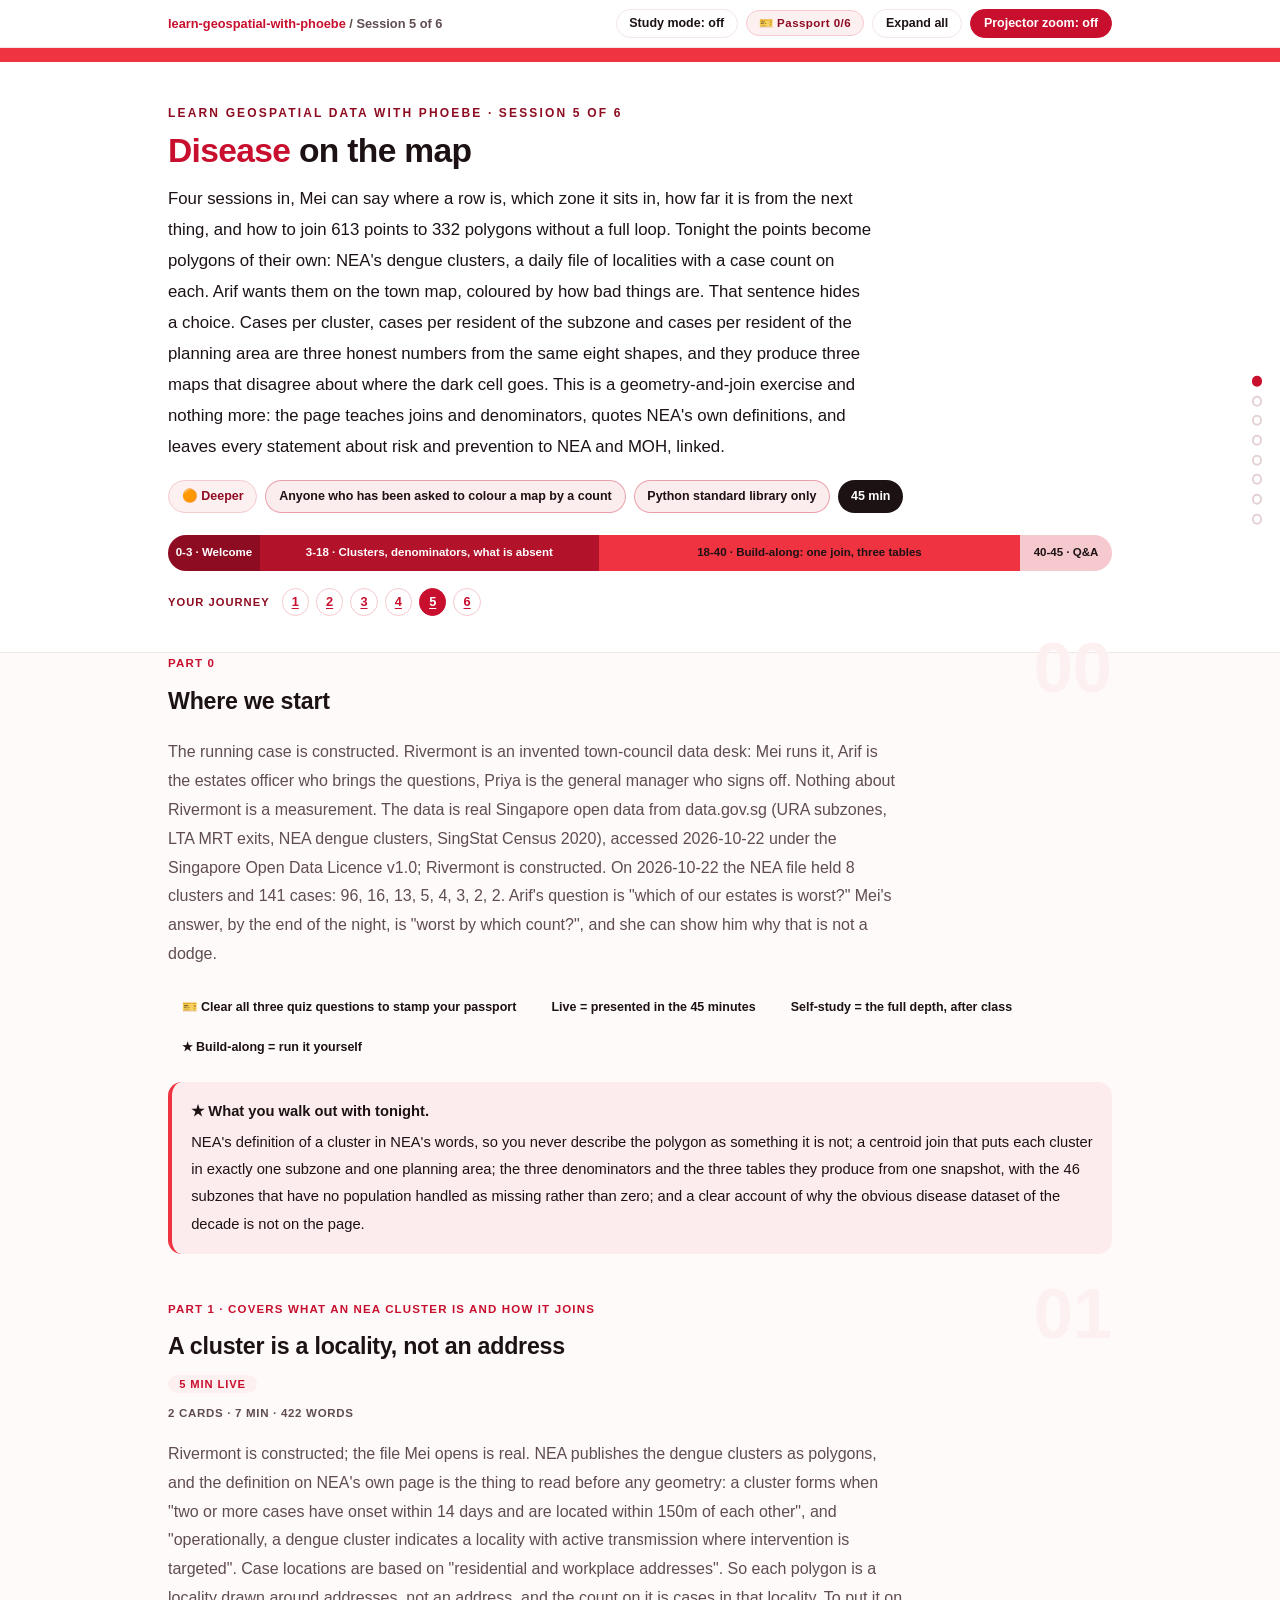
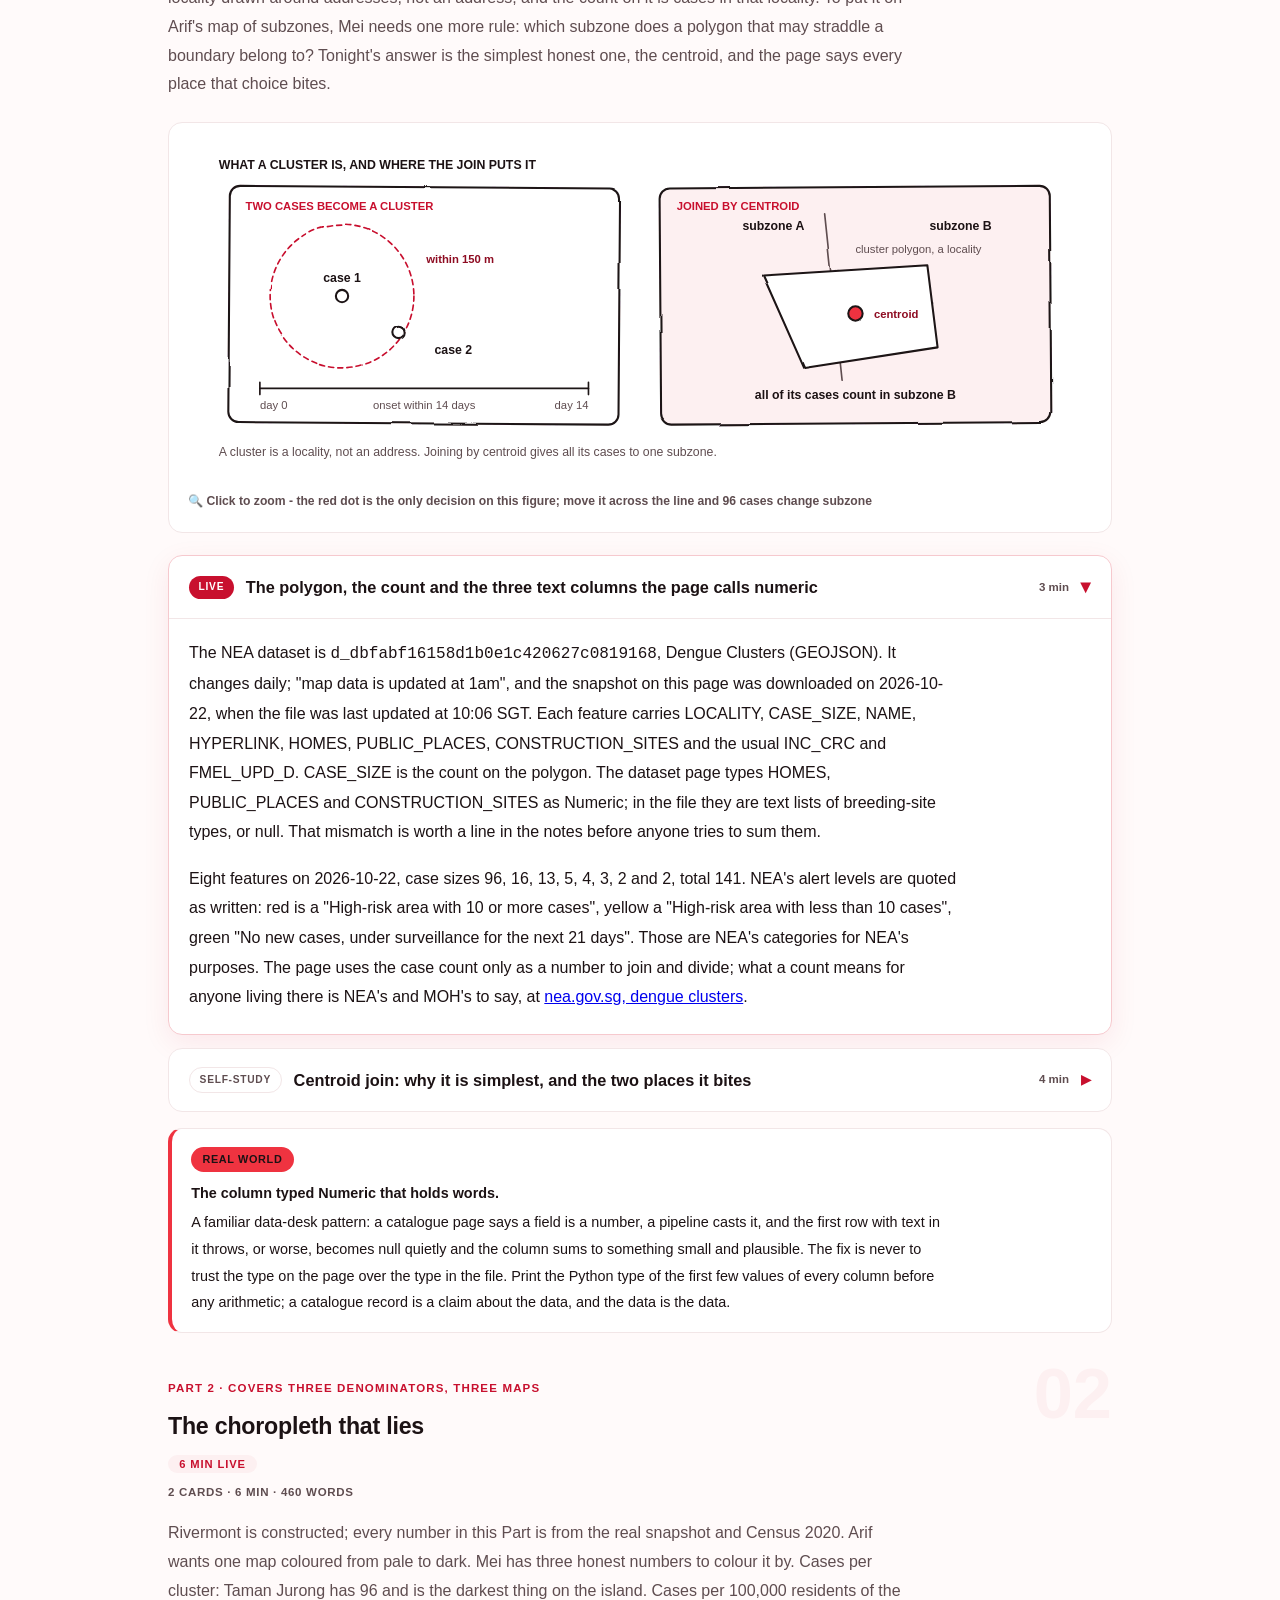
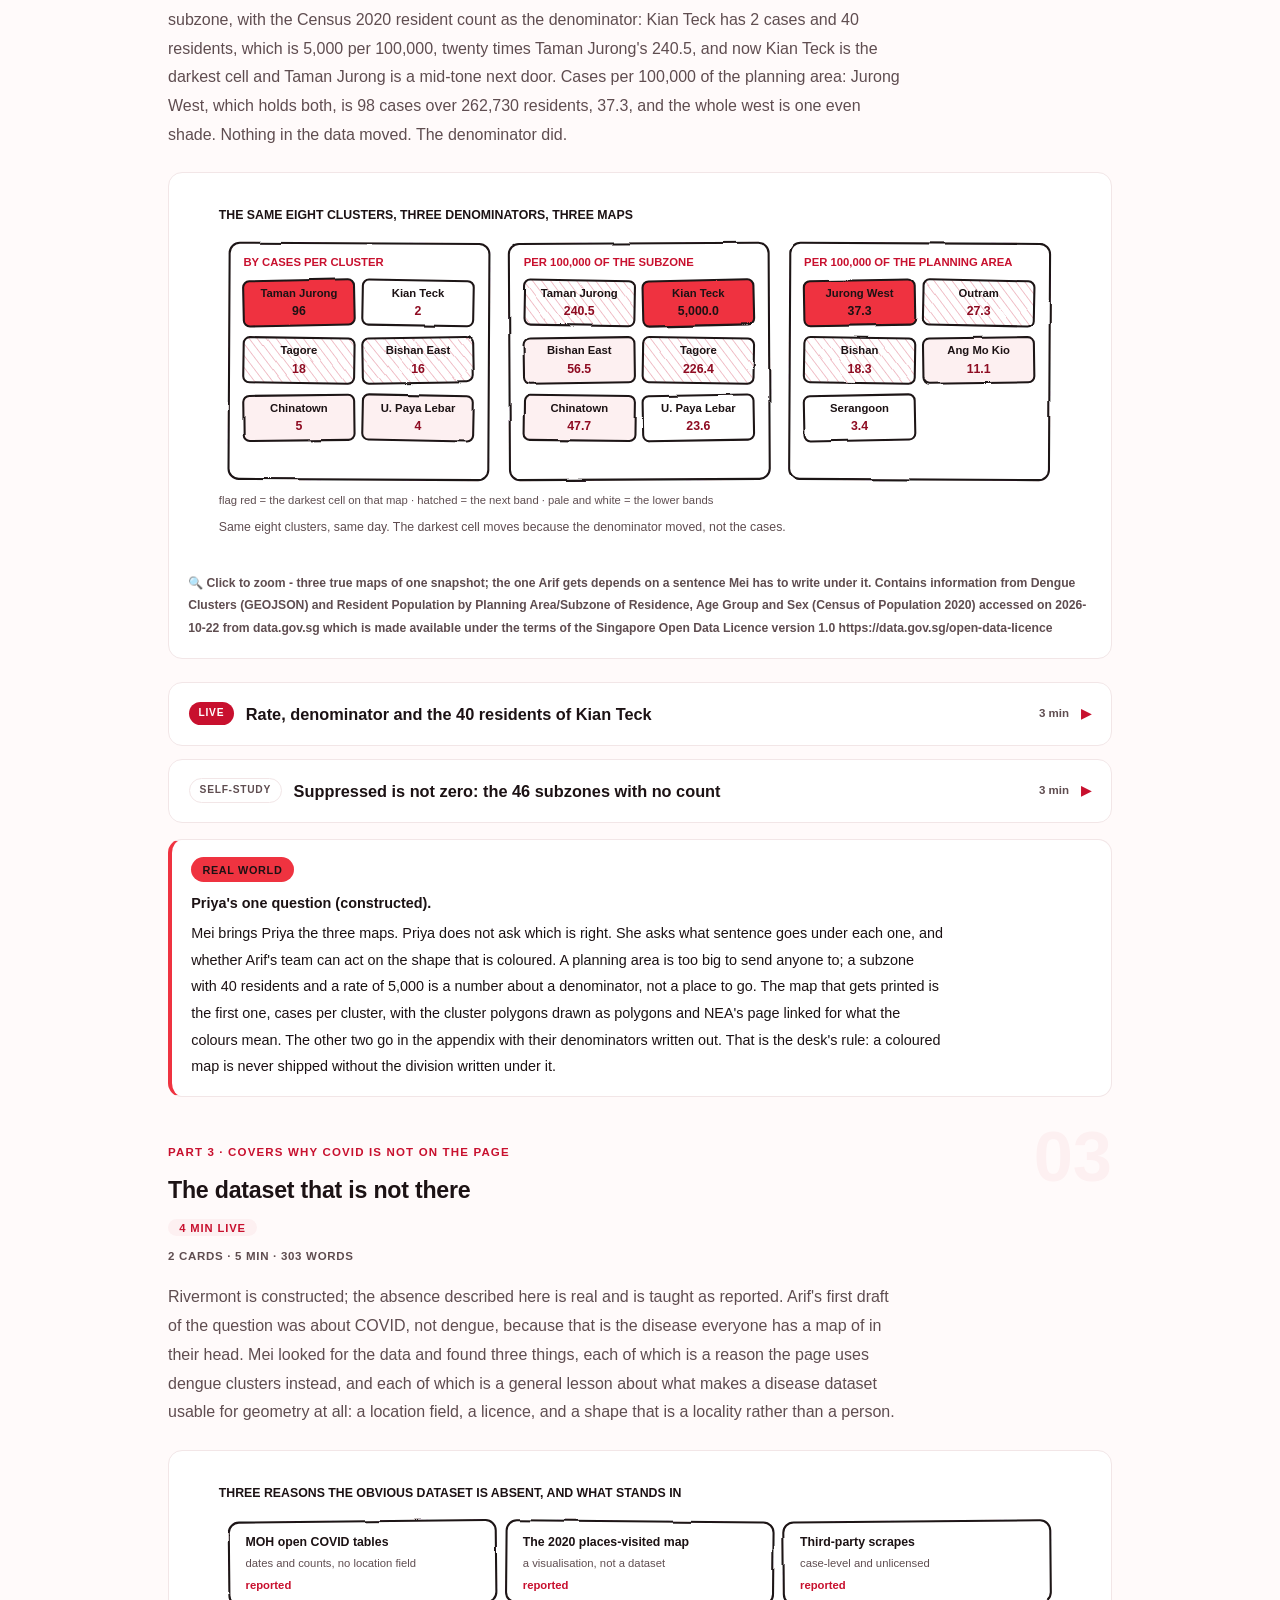
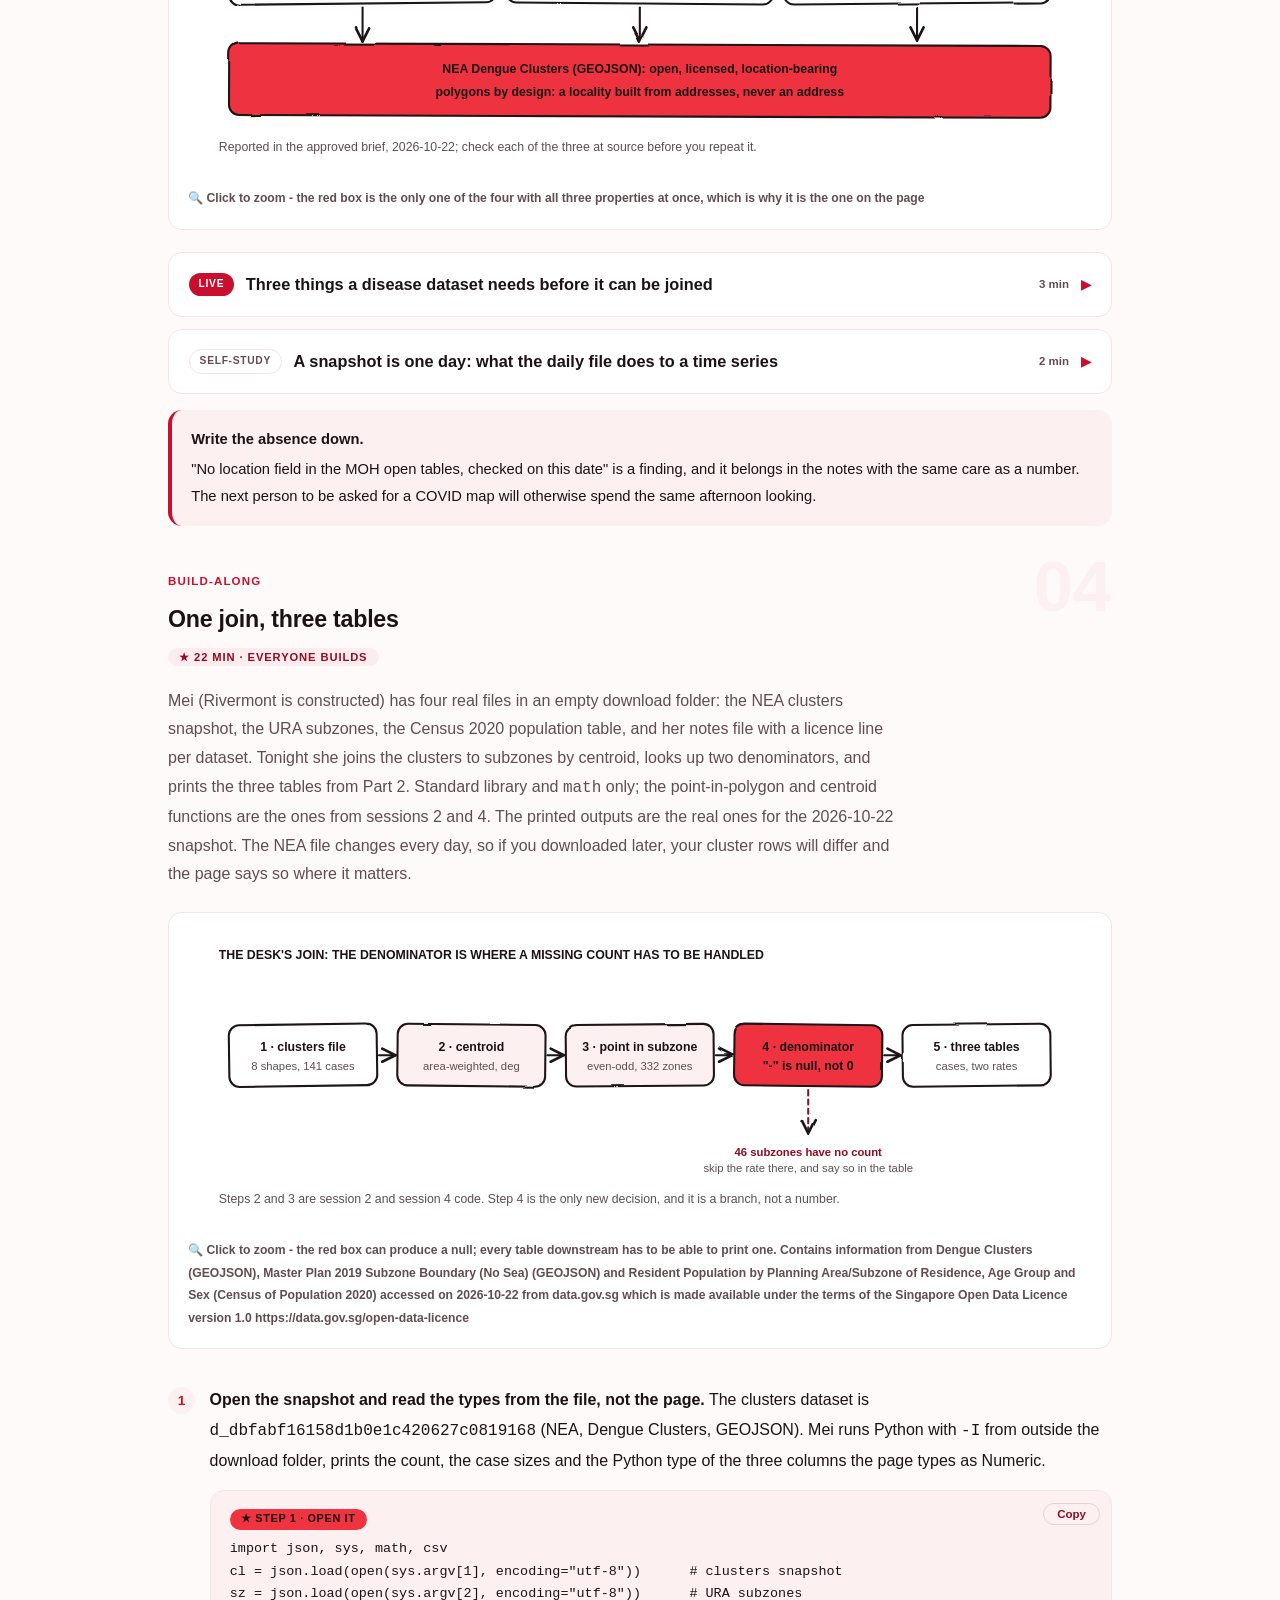
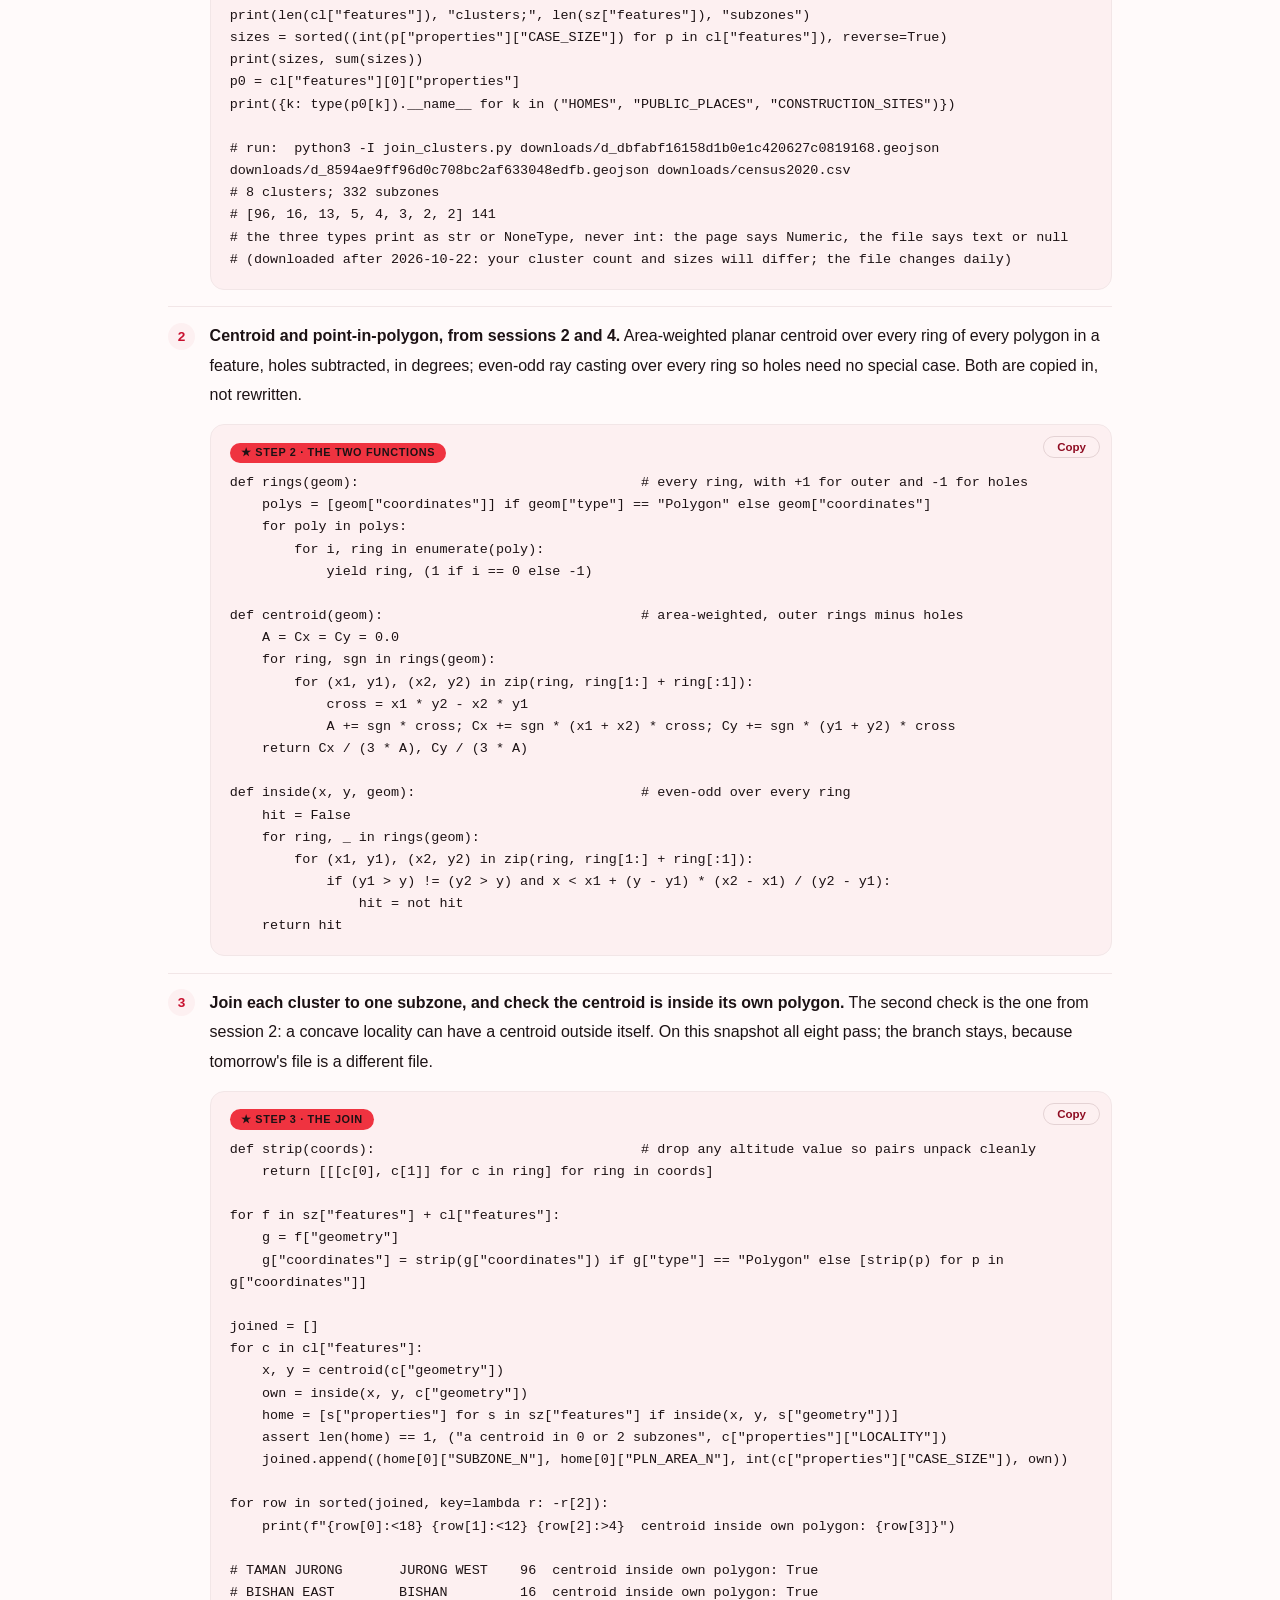
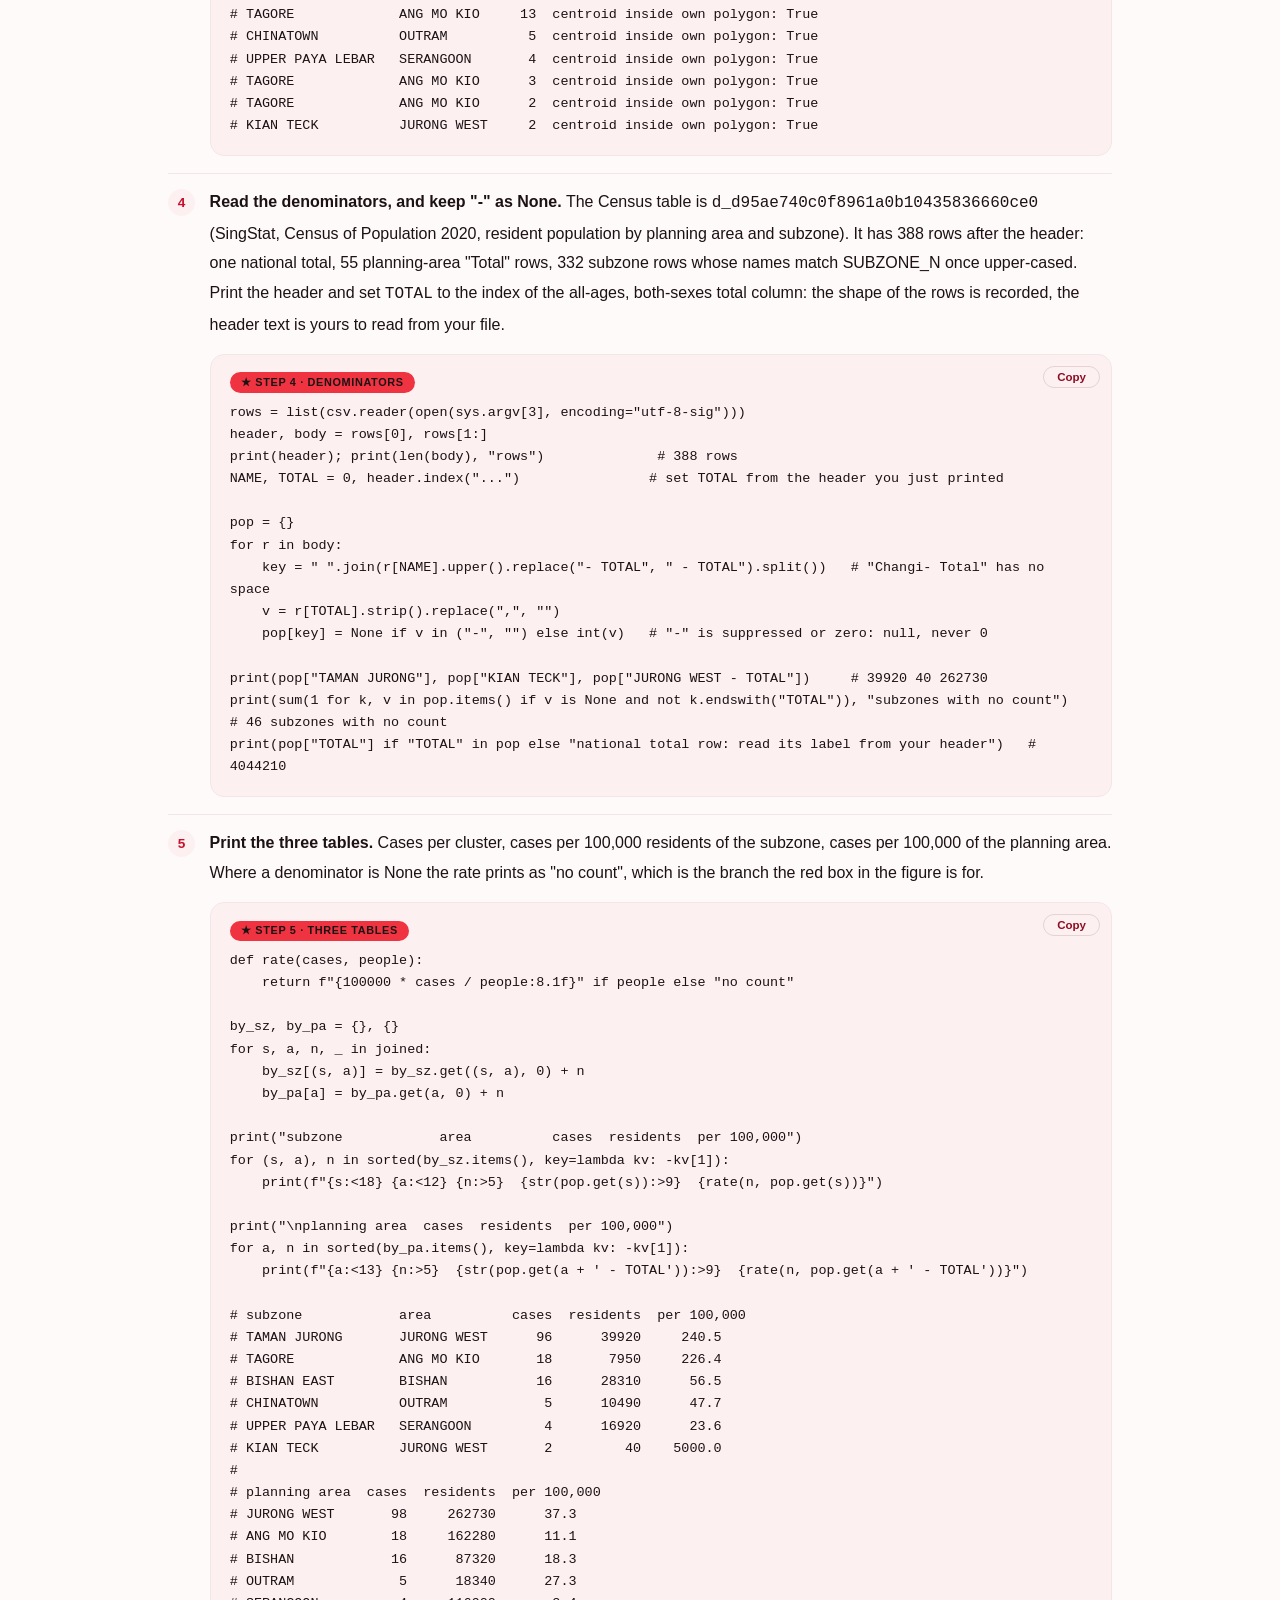
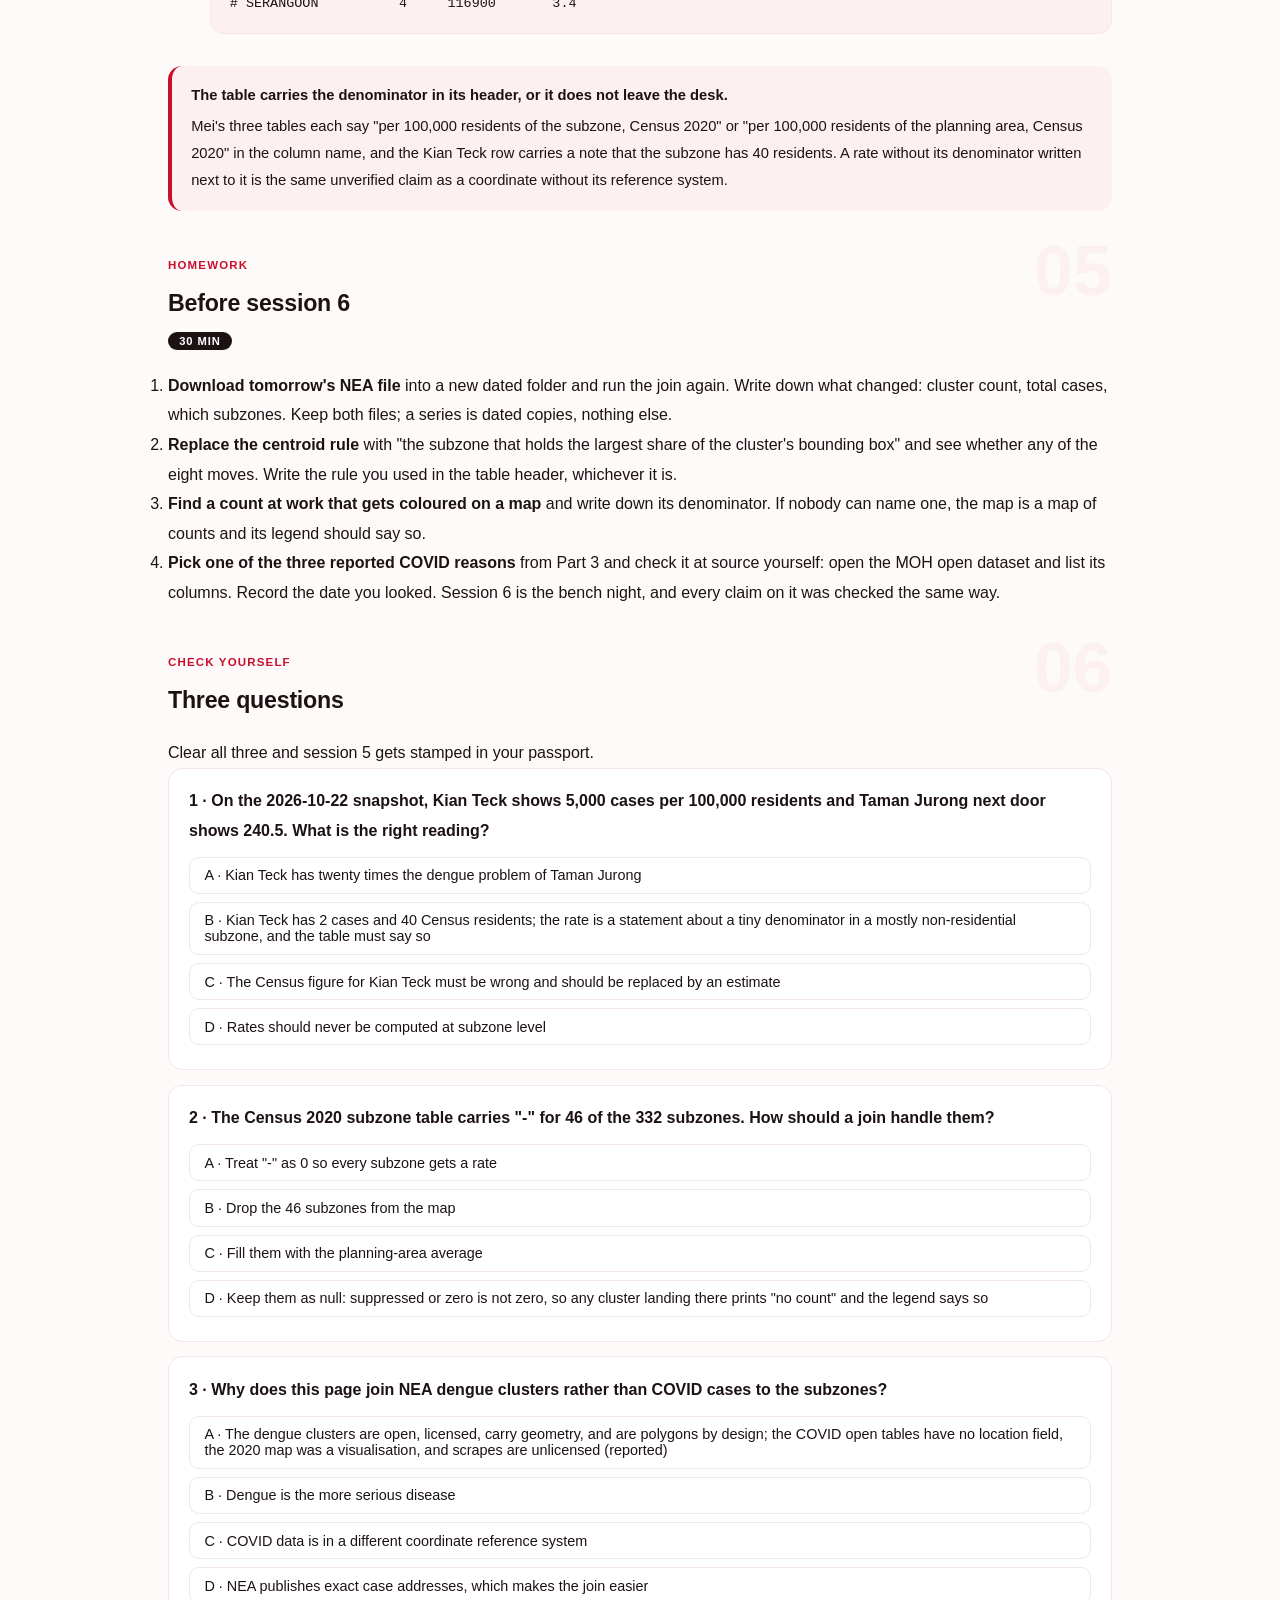
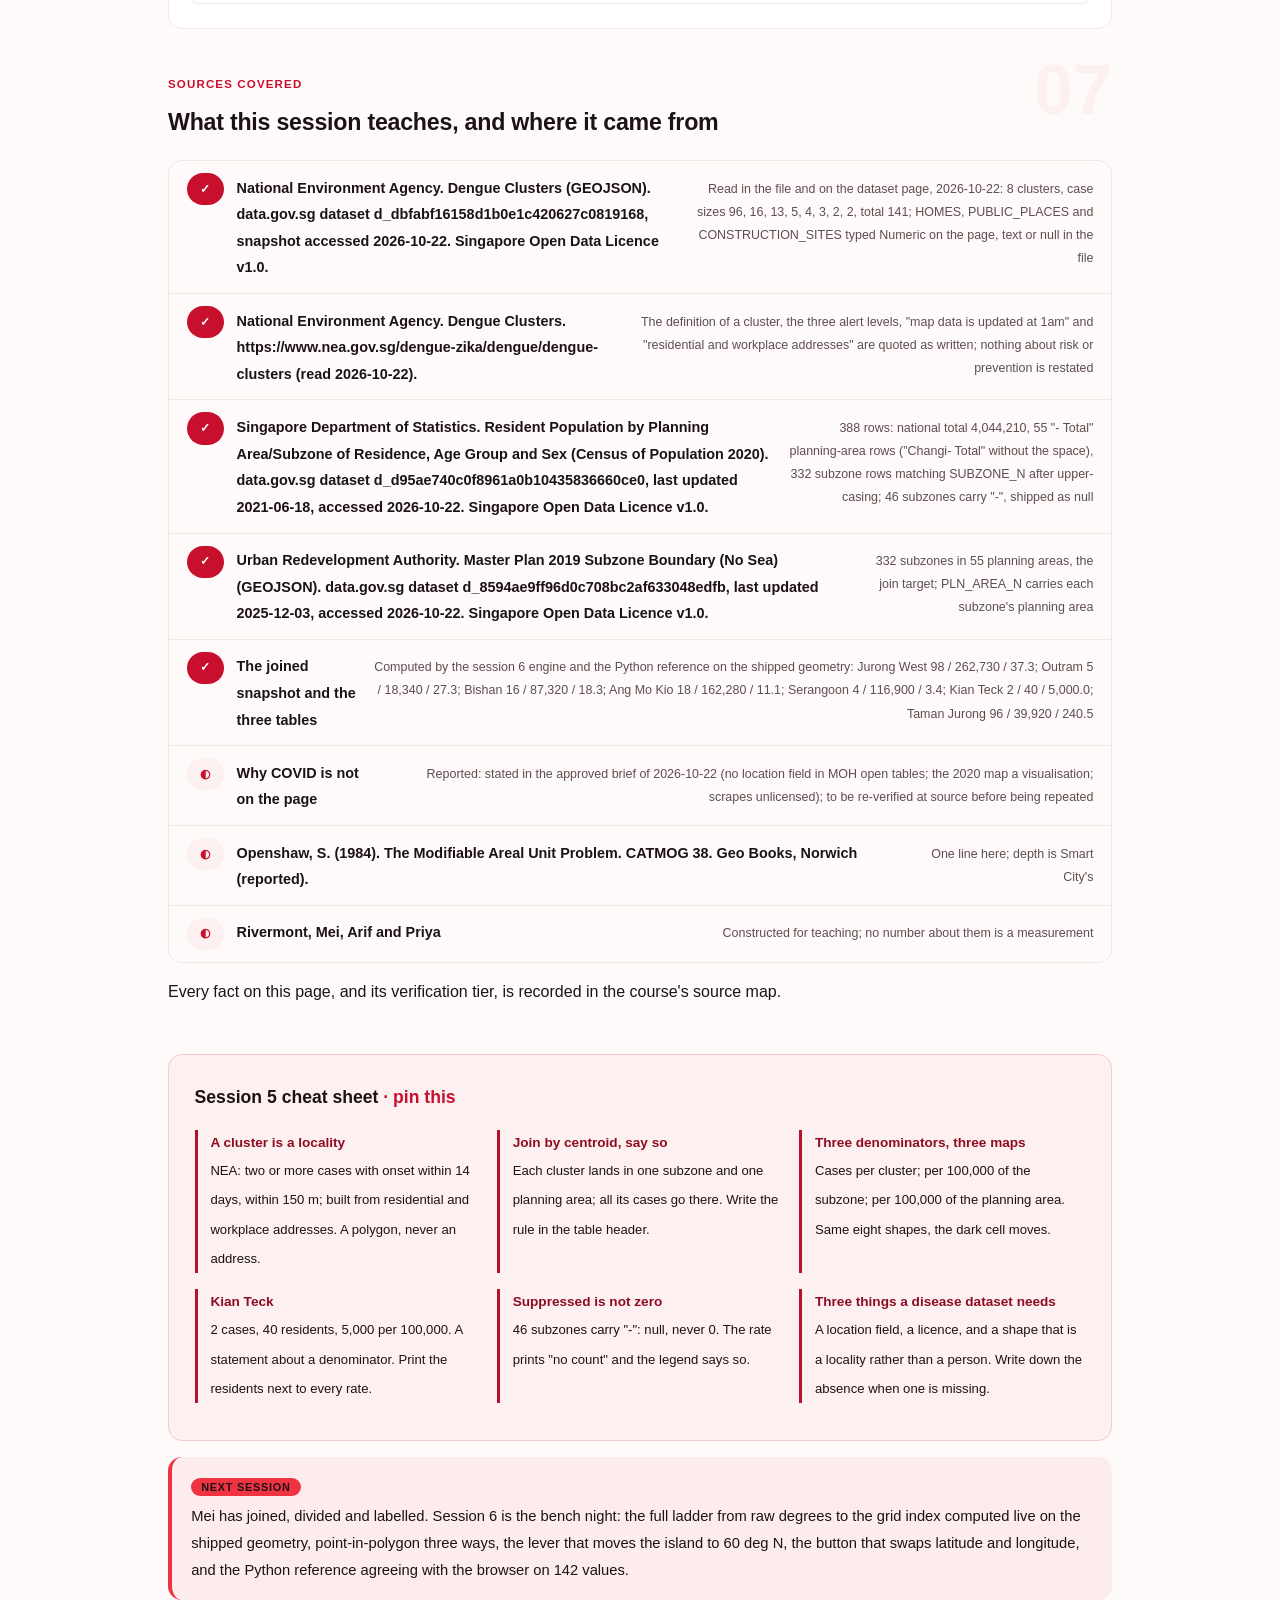
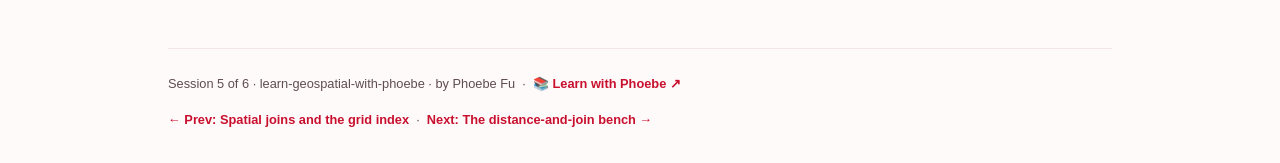
<file: courses/05-disease-on-the-map.html>
<!DOCTYPE html>
<html lang="en">
<head>
<meta charset="UTF-8">
<meta name="viewport" content="width=device-width, initial-scale=1.0">
<!-- social:start -->
<meta name="description" content="Session 5 of 6. Eight NEA dengue clusters and 141 cases on one day, joined to URA subzones and planning areas by centroid, then counted three ways: cases per cluster, cases per 100,000 residents of the subzone, cases per 100,000 of the planning area. The same eight polygons make three different maps, and Kian Teck, 40 residents and 2 cases, becomes the darkest cell on one of them. A geometry-and-join exercise on real Singapore open data, with a constructed town-council desk and no health advice.">
<meta property="og:type" content="article">
<meta property="og:site_name" content="Learn with Phoebe">
<meta property="og:title" content="Disease on the map - learn geospatial data with phoebe">
<meta property="og:description" content="Session 5 of 6. Eight clusters, 141 cases, three denominators, three maps. Why the darkest cell moves when the cases did not, and why COVID is not on this page.">
<meta property="og:url" content="https://phoebefu6.github.io/learn-geospatial-with-phoebe/courses/05-disease-on-the-map.html">
<meta property="og:image" content="https://phoebefu6.github.io/learn-geospatial-with-phoebe/assets/og-cover.png">
<meta property="og:image:width" content="1200">
<meta property="og:image:height" content="630">
<meta name="twitter:card" content="summary_large_image">
<meta name="twitter:title" content="Disease on the map - learn geospatial data with phoebe">
<meta name="twitter:description" content="Session 5 of 6. Eight clusters, three denominators, three maps: the choropleth that lies.">
<meta name="twitter:image" content="https://phoebefu6.github.io/learn-geospatial-with-phoebe/assets/og-cover.png">
<!-- social:end -->
<title>Session 5 · Disease on the map - learn geospatial data with phoebe</title>
<link rel="stylesheet" href="../assets/style.css?v=2">
</head>
<body>

<div class="toolbar">
  <div class="wrap">
    <span class="crumb"><a href="../index.html">learn-geospatial-with-phoebe</a> / Session 5 of 6</span>
    <button class="btn" id="toggle-all" type="button">Expand all</button>
    <button class="btn primary" id="zoom-toggle" type="button">Projector zoom: off</button>
  </div>
</div>

<header class="masthead">
  <div class="wrap">
    <div class="eyebrow">Learn Geospatial Data with Phoebe · Session 5 of 6</div>
    <h1><span class="accent">Disease</span> on the map</h1>
    <p class="sub">Four sessions in, Mei can say where a row is, which zone it sits in, how far it is from the next thing, and how to join 613 points to 332 polygons without a full loop. Tonight the points become polygons of their own: NEA's dengue clusters, a daily file of localities with a case count on each. Arif wants them on the town map, coloured by how bad things are. That sentence hides a choice. Cases per cluster, cases per resident of the subzone and cases per resident of the planning area are three honest numbers from the same eight shapes, and they produce three maps that disagree about where the dark cell goes. This is a geometry-and-join exercise and nothing more: the page teaches joins and denominators, quotes NEA's own definitions, and leaves every statement about risk and prevention to NEA and MOH, linked.</p>
    <div class="chip-row">
      <span class="chip level">🟠 Deeper</span>
      <span class="chip audience">Anyone who has been asked to colour a map by a count</span>
      <span class="chip audience">Python standard library only</span>
      <span class="chip time">45 min</span>
    </div>
    <div class="agenda">
      <span class="a1" style="flex:1">0-3 · Welcome</span>
      <span class="a2" style="flex:4">3-18 · Clusters, denominators, what is absent</span>
      <span class="a3" style="flex:5">18-40 · Build-along: one join, three tables</span>
      <span class="a4" style="flex:1">40-45 · Q&amp;A</span>
    </div>
  </div>
</header>

<main class="wrap">

  <section class="section" id="intro">
    <div class="section-kicker">
      <span class="klabel">Part 0</span>
      <h2>Where we start</h2>
    </div>
    <p class="lede">The running case is constructed. Rivermont is an invented town-council data desk: Mei runs it, Arif is the estates officer who brings the questions, Priya is the general manager who signs off. Nothing about Rivermont is a measurement. The data is real Singapore open data from data.gov.sg (URA subzones, LTA MRT exits, NEA dengue clusters, SingStat Census 2020), accessed 2026-10-22 under the Singapore Open Data Licence v1.0; Rivermont is constructed. On 2026-10-22 the NEA file held 8 clusters and 141 cases: 96, 16, 13, 5, 4, 3, 2, 2. Arif's question is "which of our estates is worst?" Mei's answer, by the end of the night, is "worst by which count?", and she can show him why that is not a dodge.</p>

    <div class="legend">
      <span class="pill">🎫 Clear all three quiz questions to stamp your passport</span>
      <span class="pill">Live = presented in the 45 minutes</span>
      <span class="pill">Self-study = the full depth, after class</span>
      <span class="pill">★ Build-along = run it yourself</span>
    </div>

    <div class="callout win">
      <p><strong>★ What you walk out with tonight.</strong> NEA's definition of a cluster in NEA's words, so you never describe the polygon as something it is not; a centroid join that puts each cluster in exactly one subzone and one planning area; the three denominators and the three tables they produce from one snapshot, with the 46 subzones that have no population handled as missing rather than zero; and a clear account of why the obvious disease dataset of the decade is not on the page.</p>
    </div>
  </section>

  <section class="section" id="part-1">
    <div class="section-kicker">
      <span class="klabel">Part 1 · covers what an NEA cluster is and how it joins</span>
      <h2>A cluster is a locality, not an address</h2>
      <span class="tag concept">5 min live</span>
    </div>
    <p class="lede">Rivermont is constructed; the file Mei opens is real. NEA publishes the dengue clusters as polygons, and the definition on NEA's own page is the thing to read before any geometry: a cluster forms when "two or more cases have onset within 14 days and are located within 150m of each other", and "operationally, a dengue cluster indicates a locality with active transmission where intervention is targeted". Case locations are based on "residential and workplace addresses". So each polygon is a locality drawn around addresses, not an address, and the count on it is cases in that locality. To put it on Arif's map of subzones, Mei needs one more rule: which subzone does a polygon that may straddle a boundary belong to? Tonight's answer is the simplest honest one, the centroid, and the page says every place that choice bites.</p>

    <figure class="zoomable">
      <svg viewBox="0 0 880 330" xmlns="http://www.w3.org/2000/svg" role="img" aria-label="Two panels. Left: two case dots, the second inside a dashed 150 metre circle around the first, over a timeline from day 0 to day 14 labelled onset within 14 days; the caption says two or more cases within 150 metres and 14 days form a cluster. Right: a boundary line divides subzone A from subzone B; a cluster polygon straddles it; its centroid, a flag-red dot, falls on the B side, so all of the cluster's cases are counted in subzone B. The note says a cluster is a locality, not an address, and joining by centroid gives all its cases to one subzone.">
        <defs>
          <filter id="f5aSk" x="-3%" y="-3%" width="106%" height="106%"><feTurbulence type="fractalNoise" baseFrequency="0.02" numOctaves="2" seed="51" result="n"/><feDisplacementMap in="SourceGraphic" in2="n" scale="2.4" xChannelSelector="R" yChannelSelector="G"/></filter>
          <marker id="f5aAr" viewBox="0 0 10 10" refX="9" refY="5" markerWidth="8" markerHeight="8" orient="auto"><path d="M1 1 L9 5 L1 9" fill="none" stroke="#1C1214" stroke-width="1.6" stroke-linecap="round"/></marker>
        </defs>
        <style>
          .f5aH { font: 800 12px Inter, sans-serif; fill: #1C1214; }
          .f5aL { font: 600 12px Inter, sans-serif; fill: #1C1214; }
          .f5aS { font: 400 11px Inter, sans-serif; fill: #5F4D50; }
          .f5aB { font: 800 11px Inter, sans-serif; fill: #8E0C22; }
          .f5aA { font: 700 11px Inter, sans-serif; fill: #C8102E; }
          .f5aN { font: 400 12px Inter, sans-serif; fill: #5F4D50; }
        </style>

        <text class="f5aH" x="30" y="26">WHAT A CLUSTER IS, AND WHERE THE JOIN PUTS IT</text>

        <g filter="url(#f5aSk)" fill="none" stroke="#1C1214" stroke-width="2" stroke-linecap="round" stroke-linejoin="round">
          <rect x="40" y="44" width="380" height="230" rx="10" transform="rotate(0.4 230 159)" fill="#FFFFFF"/>
          <rect x="460" y="44" width="380" height="230" rx="10" transform="rotate(-0.4 650 159)" fill="#FDF0F1"/>
          <circle cx="150" cy="150" r="70" stroke="#C8102E" stroke-width="1.6" stroke-dasharray="5 4"/>
          <circle cx="150" cy="150" r="6" fill="#FFFFFF"/>
          <circle cx="205" cy="185" r="6" fill="#FFFFFF"/>
          <path d="M70 240 L390 240" stroke-width="1.6"/>
          <path d="M70 234 L70 246 M390 234 L390 246" stroke-width="1.6"/>
          <path d="M620 70 L637 232" stroke="#5F4D50" stroke-width="1.6"/>
          <path d="M560 130 L720 120 L730 200 L600 220 Z" fill="#FFFFFF"/>
          <circle cx="650" cy="167" r="7" fill="#EF3340"/>
        </g>

        <text class="f5aA" x="56" y="66">TWO CASES BECOME A CLUSTER</text>
        <text class="f5aL" x="150" y="136" text-anchor="middle">case 1</text>
        <text class="f5aL" x="240" y="206">case 2</text>
        <text class="f5aB" x="232" y="118">within 150 m</text>
        <text class="f5aS" x="70" y="260">day 0</text>
        <text class="f5aS" x="230" y="260" text-anchor="middle">onset within 14 days</text>
        <text class="f5aS" x="390" y="260" text-anchor="end">day 14</text>

        <text class="f5aA" x="476" y="66">JOINED BY CENTROID</text>
        <text class="f5aL" x="540" y="86">subzone A</text>
        <text class="f5aL" x="722" y="86">subzone B</text>
        <text class="f5aS" x="650" y="108">cluster polygon, a locality</text>
        <text class="f5aB" x="668" y="171">centroid</text>
        <text class="f5aL" x="650" y="250" text-anchor="middle">all of its cases count in subzone B</text>

        <text class="f5aN" x="30" y="306">A cluster is a locality, not an address. Joining by centroid gives all its cases to one subzone.</text>
      </svg>
      <figcaption>🔍 Click to zoom - the red dot is the only decision on this figure; move it across the line and 96 cases change subzone</figcaption>
    </figure>

    <details class="card" open>
      <summary><span class="mode live">Live</span>The polygon, the count and the three text columns the page calls numeric<span class="mini">3 min</span><span class="caret">▶</span></summary>
      <div class="body">
        <p>The NEA dataset is <code>d_dbfabf16158d1b0e1c420627c0819168</code>, Dengue Clusters (GEOJSON). It changes daily; "map data is updated at 1am", and the snapshot on this page was downloaded on 2026-10-22, when the file was last updated at 10:06 SGT. Each feature carries LOCALITY, CASE_SIZE, NAME, HYPERLINK, HOMES, PUBLIC_PLACES, CONSTRUCTION_SITES and the usual INC_CRC and FMEL_UPD_D. CASE_SIZE is the count on the polygon. The dataset page types HOMES, PUBLIC_PLACES and CONSTRUCTION_SITES as Numeric; in the file they are text lists of breeding-site types, or null. That mismatch is worth a line in the notes before anyone tries to sum them.</p>
        <p>Eight features on 2026-10-22, case sizes 96, 16, 13, 5, 4, 3, 2 and 2, total 141. NEA's alert levels are quoted as written: red is a "High-risk area with 10 or more cases", yellow a "High-risk area with less than 10 cases", green "No new cases, under surveillance for the next 21 days". Those are NEA's categories for NEA's purposes. The page uses the case count only as a number to join and divide; what a count means for anyone living there is NEA's and MOH's to say, at <a href="https://www.nea.gov.sg/dengue-zika/dengue/dengue-clusters">nea.gov.sg, dengue clusters</a>.</p>
      </div>
    </details>

    <details class="card">
      <summary><span class="mode self">Self-study</span>Centroid join: why it is simplest, and the two places it bites<span class="mini">4 min</span><span class="caret">▶</span></summary>
      <div class="body">
        <p>Session 2's centroid is the area-weighted planar centroid of the outer rings minus holes, in degrees, which is fine at 1 deg N. Session 4's point-in-polygon test puts that point in a subzone. The result is a many-to-one join: each cluster lands in exactly one subzone and, through the subzone's PLN_AREA_N attribute, exactly one planning area. On the 2026-10-22 snapshot the eight centroids fall in six subzones across five planning areas: two clusters in Jurong West (Taman Jurong and Kian Teck), one each in Outram (Chinatown), Bishan (Bishan East) and Serangoon (Upper Paya Lebar), and three in the single subzone of Tagore in Ang Mo Kio.</p>
        <p>It bites in two ways. First, a polygon that straddles a boundary gives all of its cases to whichever side the centroid lands on; a cluster of 96 cases is treated the same as a cluster of 2. The alternatives, splitting cases by the share of area on each side or by the share of residents, are better in some ways and introduce assumptions of their own; which one a desk picks should be written down next to the table it produces. Second, a concave or multi-part locality can have a centroid that lies outside itself, exactly as session 2 showed for subzones. On this snapshot none of the eight does, and the build-along prints the check so you can see it fail the day it does.</p>
      </div>
    </details>

    <div class="callout example">
      <span class="ex-pill">Real world</span>
      <p><strong>The column typed Numeric that holds words.</strong> A familiar data-desk pattern: a catalogue page says a field is a number, a pipeline casts it, and the first row with text in it throws, or worse, becomes null quietly and the column sums to something small and plausible. The fix is never to trust the type on the page over the type in the file. Print the Python type of the first few values of every column before any arithmetic; a catalogue record is a claim about the data, and the data is the data.</p>
    </div>
  </section>

  <section class="section" id="part-2">
    <div class="section-kicker">
      <span class="klabel">Part 2 · covers three denominators, three maps</span>
      <h2>The choropleth that lies</h2>
      <span class="tag concept">6 min live</span>
    </div>
    <p class="lede">Rivermont is constructed; every number in this Part is from the real snapshot and Census 2020. Arif wants one map coloured from pale to dark. Mei has three honest numbers to colour it by. Cases per cluster: Taman Jurong has 96 and is the darkest thing on the island. Cases per 100,000 residents of the subzone, with the Census 2020 resident count as the denominator: Kian Teck has 2 cases and 40 residents, which is 5,000 per 100,000, twenty times Taman Jurong's 240.5, and now Kian Teck is the darkest cell and Taman Jurong is a mid-tone next door. Cases per 100,000 of the planning area: Jurong West, which holds both, is 98 cases over 262,730 residents, 37.3, and the whole west is one even shade. Nothing in the data moved. The denominator did.</p>

    <figure class="zoomable">
      <svg viewBox="0 0 880 360" xmlns="http://www.w3.org/2000/svg" role="img" aria-label="Three small maps of the same clusters on 2026-10-22, drawn as cells. Left, by cases per cluster: Taman Jurong 96 is the flag-red darkest cell, Bishan East 16 and Tagore 18 are hatched, Chinatown 5 and Upper Paya Lebar 4 are pale, Kian Teck 2 is white. Middle, per 100,000 residents of the subzone: Kian Teck 5,000 is the darkest cell, Taman Jurong 240.5 and Tagore 226.4 are hatched, Bishan East 56.5 and Chinatown 47.7 pale, Upper Paya Lebar 23.6 white. Right, per 100,000 of the planning area: Jurong West 37.3 is darkest, Outram 27.3 and Bishan 18.3 hatched, Ang Mo Kio 11.1 pale, Serangoon 3.4 white. The note says the darkest cell moves because the denominator moved, not the cases.">
        <defs>
          <filter id="f5bSk" x="-3%" y="-3%" width="106%" height="106%"><feTurbulence type="fractalNoise" baseFrequency="0.02" numOctaves="2" seed="59" result="n"/><feDisplacementMap in="SourceGraphic" in2="n" scale="2.4" xChannelSelector="R" yChannelSelector="G"/></filter>
          <pattern id="f5bHc" patternUnits="userSpaceOnUse" width="7" height="7" patternTransform="rotate(-38)"><line x1="0" y1="0" x2="0" y2="7" stroke="#C8102E" stroke-width="1" opacity=".5"/></pattern>
        </defs>
        <style>
          .f5bH { font: 800 12px Inter, sans-serif; fill: #1C1214; }
          .f5bL { font: 600 11px Inter, sans-serif; fill: #1C1214; }
          .f5bS { font: 400 11px Inter, sans-serif; fill: #5F4D50; }
          .f5bV { font: 800 12px Inter, sans-serif; fill: #8E0C22; }
          .f5bK { font: 800 12px Inter, sans-serif; fill: #1C1214; }
          .f5bA { font: 700 11px Inter, sans-serif; fill: #C8102E; }
          .f5bN { font: 400 12px Inter, sans-serif; fill: #5F4D50; }
        </style>

        <text class="f5bH" x="30" y="26">THE SAME EIGHT CLUSTERS, THREE DENOMINATORS, THREE MAPS</text>

        <g filter="url(#f5bSk)" fill="none" stroke="#1C1214" stroke-width="2" stroke-linecap="round" stroke-linejoin="round">
          <rect x="40" y="50" width="253" height="230" rx="10" transform="rotate(0.3 166 165)" fill="#FFFFFF"/>
          <rect x="313" y="50" width="253" height="230" rx="10" transform="rotate(-0.3 439 165)" fill="#FFFFFF"/>
          <rect x="586" y="50" width="253" height="230" rx="10" transform="rotate(0.3 712 165)" fill="#FFFFFF"/>

          <rect x="54" y="86" width="108" height="44" rx="6" transform="rotate(-1.2 108 108)" fill="#EF3340"/>
          <rect x="170" y="86" width="108" height="44" rx="6" transform="rotate(1 224 108)" fill="#FFFFFF"/>
          <rect x="54" y="142" width="108" height="44" rx="6" transform="rotate(0.8 108 164)" fill="url(#f5bHc)"/>
          <rect x="170" y="142" width="108" height="44" rx="6" transform="rotate(-0.9 224 164)" fill="url(#f5bHc)"/>
          <rect x="54" y="198" width="108" height="44" rx="6" transform="rotate(-0.7 108 220)" fill="#FDF0F1"/>
          <rect x="170" y="198" width="108" height="44" rx="6" transform="rotate(1.1 224 220)" fill="#FDF0F1"/>

          <rect x="327" y="86" width="108" height="44" rx="6" transform="rotate(1 381 108)" fill="url(#f5bHc)"/>
          <rect x="443" y="86" width="108" height="44" rx="6" transform="rotate(-1.3 497 108)" fill="#EF3340"/>
          <rect x="327" y="142" width="108" height="44" rx="6" transform="rotate(-0.8 381 164)" fill="#FDF0F1"/>
          <rect x="443" y="142" width="108" height="44" rx="6" transform="rotate(0.9 497 164)" fill="url(#f5bHc)"/>
          <rect x="327" y="198" width="108" height="44" rx="6" transform="rotate(0.7 381 220)" fill="#FDF0F1"/>
          <rect x="443" y="198" width="108" height="44" rx="6" transform="rotate(-1 497 220)" fill="#FFFFFF"/>

          <rect x="600" y="86" width="108" height="44" rx="6" transform="rotate(-1 654 108)" fill="#EF3340"/>
          <rect x="716" y="86" width="108" height="44" rx="6" transform="rotate(1.2 770 108)" fill="url(#f5bHc)"/>
          <rect x="600" y="142" width="108" height="44" rx="6" transform="rotate(0.9 654 164)" fill="url(#f5bHc)"/>
          <rect x="716" y="142" width="108" height="44" rx="6" transform="rotate(-0.8 770 164)" fill="#FDF0F1"/>
          <rect x="600" y="198" width="108" height="44" rx="6" transform="rotate(-1.1 654 220)" fill="#FFFFFF"/>
        </g>

        <text class="f5bA" x="54" y="72">BY CASES PER CLUSTER</text>
        <text class="f5bL" x="108" y="102" text-anchor="middle">Taman Jurong</text>
        <text class="f5bK" x="108" y="120" text-anchor="middle">96</text>
        <text class="f5bL" x="224" y="102" text-anchor="middle">Kian Teck</text>
        <text class="f5bV" x="224" y="120" text-anchor="middle">2</text>
        <text class="f5bL" x="108" y="158" text-anchor="middle">Tagore</text>
        <text class="f5bV" x="108" y="176" text-anchor="middle">18</text>
        <text class="f5bL" x="224" y="158" text-anchor="middle">Bishan East</text>
        <text class="f5bV" x="224" y="176" text-anchor="middle">16</text>
        <text class="f5bL" x="108" y="214" text-anchor="middle">Chinatown</text>
        <text class="f5bV" x="108" y="232" text-anchor="middle">5</text>
        <text class="f5bL" x="224" y="214" text-anchor="middle">U. Paya Lebar</text>
        <text class="f5bV" x="224" y="232" text-anchor="middle">4</text>

        <text class="f5bA" x="327" y="72">PER 100,000 OF THE SUBZONE</text>
        <text class="f5bL" x="381" y="102" text-anchor="middle">Taman Jurong</text>
        <text class="f5bV" x="381" y="120" text-anchor="middle">240.5</text>
        <text class="f5bL" x="497" y="102" text-anchor="middle">Kian Teck</text>
        <text class="f5bK" x="497" y="120" text-anchor="middle">5,000.0</text>
        <text class="f5bL" x="381" y="158" text-anchor="middle">Bishan East</text>
        <text class="f5bV" x="381" y="176" text-anchor="middle">56.5</text>
        <text class="f5bL" x="497" y="158" text-anchor="middle">Tagore</text>
        <text class="f5bV" x="497" y="176" text-anchor="middle">226.4</text>
        <text class="f5bL" x="381" y="214" text-anchor="middle">Chinatown</text>
        <text class="f5bV" x="381" y="232" text-anchor="middle">47.7</text>
        <text class="f5bL" x="497" y="214" text-anchor="middle">U. Paya Lebar</text>
        <text class="f5bV" x="497" y="232" text-anchor="middle">23.6</text>

        <text class="f5bA" x="600" y="72">PER 100,000 OF THE PLANNING AREA</text>
        <text class="f5bL" x="654" y="102" text-anchor="middle">Jurong West</text>
        <text class="f5bK" x="654" y="120" text-anchor="middle">37.3</text>
        <text class="f5bL" x="770" y="102" text-anchor="middle">Outram</text>
        <text class="f5bV" x="770" y="120" text-anchor="middle">27.3</text>
        <text class="f5bL" x="654" y="158" text-anchor="middle">Bishan</text>
        <text class="f5bV" x="654" y="176" text-anchor="middle">18.3</text>
        <text class="f5bL" x="770" y="158" text-anchor="middle">Ang Mo Kio</text>
        <text class="f5bV" x="770" y="176" text-anchor="middle">11.1</text>
        <text class="f5bL" x="654" y="214" text-anchor="middle">Serangoon</text>
        <text class="f5bV" x="654" y="232" text-anchor="middle">3.4</text>

        <text class="f5bS" x="30" y="304">flag red = the darkest cell on that map · hatched = the next band · pale and white = the lower bands</text>
        <text class="f5bN" x="30" y="330">Same eight clusters, same day. The darkest cell moves because the denominator moved, not the cases.</text>
      </svg>
      <figcaption>🔍 Click to zoom - three true maps of one snapshot; the one Arif gets depends on a sentence Mei has to write under it. Contains information from Dengue Clusters (GEOJSON) and Resident Population by Planning Area/Subzone of Residence, Age Group and Sex (Census of Population 2020) accessed on 2026-10-22 from data.gov.sg which is made available under the terms of the Singapore Open Data Licence version 1.0 https://data.gov.sg/open-data-licence</figcaption>
    </figure>

    <details class="card">
      <summary><span class="mode live">Live</span>Rate, denominator and the 40 residents of Kian Teck<span class="mini">3 min</span><span class="caret">▶</span></summary>
      <div class="body">
        <p>A rate is a count divided by a population, and the population has to be the population of the same shape as the count. Census 2020 gives resident population by planning area and by subzone, so there is a denominator for both levels: 332 subzone rows whose names match the URA SUBZONE_N field exactly once upper-cased, and 55 planning-area "Total" rows, one of them spelled "Changi- Total" without the space. 46 subzones carry "-" instead of a number. The Census is a count of residents at their place of residence; Kian Teck's 40 is a real figure for a subzone that is mostly not housing. Two cases in a locality whose polygon sits in Kian Teck, divided by 40 residents, gives 5,000 per 100,000, the largest rate on the island by a factor of twenty, from the smallest cluster in the file.</p>
        <p>That is not an error in the arithmetic. It is a mismatch of shapes: NEA builds a locality from residential and workplace addresses, and the Census counts residents only, so the people the cases are drawn from and the people in the denominator are different sets. "Cases per resident of the subzone" is itself a boundary choice, and the figure that looks like a finding is the figure that most needs the sentence under it saying so.</p>
      </div>
    </details>

    <details class="card">
      <summary><span class="mode self">Self-study</span>Suppressed is not zero: the 46 subzones with no count<span class="mini">3 min</span><span class="caret">▶</span></summary>
      <div class="body">
        <p>The Census subzone table carries "-" for 46 of the 332 subzones. The dataset does not say, row by row, whether that means no residents or a figure withheld, so the honest reading is "suppressed or zero is not zero": ship it as null, never as 0. The reason is arithmetic. A zero denominator turns any cluster that lands there into a division error; a small denominator typed in by hand turns it into a rate larger than Kian Teck's. Null keeps the subzone on the map, with a hatched or empty cell and a legend entry that says "no resident count", which is the true state of knowledge. On the 2026-10-22 snapshot none of the eight centroids falls in one of the 46, so the three tables are complete; the code keeps the branch anyway, because the file changes daily and a cluster in an industrial subzone is exactly the case this branch exists for.</p>
        <p>The second half of this lesson is the planning-area view. Aggregating up smooths everything: Jurong West's 37.3 hides a 5,000 and a 240.5 in one shade. That is the modifiable areal unit problem (Openshaw 1984, reported), and the depth of it, with sensor placement and what aggregation does for privacy, is taught next door: <a href="https://phoebefu6.github.io/learn-smart-city-with-phoebe/courses/p2-zones-joins-and-the-map.html">Smart City, zones, joins and the map</a> and <a href="https://phoebefu6.github.io/learn-smart-city-with-phoebe/courses/p7-aggregation-and-privacy.html">aggregation and privacy</a>. How to colour a choropleth so the legend carries the denominator is Dataviz's: <a href="https://phoebefu6.github.io/learn-dataviz-with-phoebe/courses/04-colour-that-works.html">colour that works</a> and <a href="https://phoebefu6.github.io/learn-dataviz-with-phoebe/courses/02-choosing-the-form.html">choosing the form</a>.</p>
      </div>
    </details>

    <div class="callout example">
      <span class="ex-pill">Real world</span>
      <p><strong>Priya's one question (constructed).</strong> Mei brings Priya the three maps. Priya does not ask which is right. She asks what sentence goes under each one, and whether Arif's team can act on the shape that is coloured. A planning area is too big to send anyone to; a subzone with 40 residents and a rate of 5,000 is a number about a denominator, not a place to go. The map that gets printed is the first one, cases per cluster, with the cluster polygons drawn as polygons and NEA's page linked for what the colours mean. The other two go in the appendix with their denominators written out. That is the desk's rule: a coloured map is never shipped without the division written under it.</p>
    </div>
  </section>

  <section class="section" id="part-3">
    <div class="section-kicker">
      <span class="klabel">Part 3 · covers why COVID is not on the page</span>
      <h2>The dataset that is not there</h2>
      <span class="tag concept">4 min live</span>
    </div>
    <p class="lede">Rivermont is constructed; the absence described here is real and is taught as reported. Arif's first draft of the question was about COVID, not dengue, because that is the disease everyone has a map of in their head. Mei looked for the data and found three things, each of which is a reason the page uses dengue clusters instead, and each of which is a general lesson about what makes a disease dataset usable for geometry at all: a location field, a licence, and a shape that is a locality rather than a person.</p>

    <figure class="zoomable">
      <svg viewBox="0 0 880 300" xmlns="http://www.w3.org/2000/svg" role="img" aria-label="Three boxes in a row, each labelled reported: MOH open COVID tables carry dates and counts with no location field; the 2020 places-visited map was a visualisation, not a dataset; third-party scrapes are case-level and unlicensed. Three arrows lead down to one wide flag-red box: NEA Dengue Clusters (GEOJSON), open, licensed and location-bearing, polygons by design, a locality built from addresses and never an address. The note says these were reported in the approved brief on 2026-10-22 and should be checked at source before being repeated.">
        <defs>
          <filter id="f5cSk" x="-3%" y="-3%" width="106%" height="106%"><feTurbulence type="fractalNoise" baseFrequency="0.02" numOctaves="2" seed="67" result="n"/><feDisplacementMap in="SourceGraphic" in2="n" scale="2.4" xChannelSelector="R" yChannelSelector="G"/></filter>
          <marker id="f5cAr" viewBox="0 0 10 10" refX="9" refY="5" markerWidth="8" markerHeight="8" orient="auto"><path d="M1 1 L9 5 L1 9" fill="none" stroke="#1C1214" stroke-width="1.6" stroke-linecap="round"/></marker>
        </defs>
        <style>
          .f5cH { font: 800 12px Inter, sans-serif; fill: #1C1214; }
          .f5cL { font: 600 12px Inter, sans-serif; fill: #1C1214; }
          .f5cS { font: 400 11px Inter, sans-serif; fill: #5F4D50; }
          .f5cB { font: 800 11px Inter, sans-serif; fill: #8E0C22; }
          .f5cA { font: 700 11px Inter, sans-serif; fill: #C8102E; }
          .f5cN { font: 400 12px Inter, sans-serif; fill: #5F4D50; }
        </style>

        <text class="f5cH" x="30" y="26">THREE REASONS THE OBVIOUS DATASET IS ABSENT, AND WHAT STANDS IN</text>

        <g filter="url(#f5cSk)" fill="none" stroke="#1C1214" stroke-width="2" stroke-linecap="round" stroke-linejoin="round">
          <rect x="40" y="50" width="260" height="80" rx="10" transform="rotate(-0.6 170 90)" fill="#FFFFFF"/>
          <rect x="310" y="50" width="260" height="80" rx="10" transform="rotate(0.5 440 90)" fill="#FFFFFF"/>
          <rect x="580" y="50" width="260" height="80" rx="10" transform="rotate(-0.5 710 90)" fill="#FFFFFF"/>
          <path d="M170 134 L170 166" marker-end="url(#f5cAr)"/>
          <path d="M440 134 L440 166" marker-end="url(#f5cAr)"/>
          <path d="M710 134 L710 166" marker-end="url(#f5cAr)"/>
          <rect x="40" y="170" width="800" height="70" rx="10" transform="rotate(0.2 440 205)" fill="#EF3340"/>
        </g>

        <text class="f5cL" x="56" y="74">MOH open COVID tables</text>
        <text class="f5cS" x="56" y="94">dates and counts, no location field</text>
        <text class="f5cA" x="56" y="116">reported</text>
        <text class="f5cL" x="326" y="74">The 2020 places-visited map</text>
        <text class="f5cS" x="326" y="94">a visualisation, not a dataset</text>
        <text class="f5cA" x="326" y="116">reported</text>
        <text class="f5cL" x="596" y="74">Third-party scrapes</text>
        <text class="f5cS" x="596" y="94">case-level and unlicensed</text>
        <text class="f5cA" x="596" y="116">reported</text>

        <text class="f5cL" x="440" y="198" text-anchor="middle">NEA Dengue Clusters (GEOJSON): open, licensed, location-bearing</text>
        <text class="f5cL" x="440" y="220" text-anchor="middle">polygons by design: a locality built from addresses, never an address</text>

        <text class="f5cN" x="30" y="274">Reported in the approved brief, 2026-10-22; check each of the three at source before you repeat it.</text>
      </svg>
      <figcaption>🔍 Click to zoom - the red box is the only one of the four with all three properties at once, which is why it is the one on the page</figcaption>
    </figure>

    <details class="card">
      <summary><span class="mode live">Live</span>Three things a disease dataset needs before it can be joined<span class="mini">3 min</span><span class="caret">▶</span></summary>
      <div class="body">
        <p>Reported, as stated in the approved brief of 2026-10-22 and to be re-verified at source by anyone who repeats it: MOH's open COVID datasets carry dates and counts and no location field, so there is nothing to join to a subzone; the 2020 map of places visited by cases was a visualisation rather than a downloadable dataset, so there is a picture and no rows; and the third-party scrapes that circulated are case-level data with no licence, so even where rows exist, nobody has the right to publish a join built on them. Each is a separate failure. The first is a schema problem, the second a publishing problem, the third a licensing problem, and a dataset has to pass all three before a desk can draw it.</p>
        <p>Dengue clusters pass all three. They are open, under the Singapore Open Data Licence v1.0; they carry geometry; and the geometry is a polygon by design, a locality built from residential and workplace addresses with the addresses themselves never published. That last property is the one worth copying into any desk's own publishing. The privacy side of aggregation is taught in Smart City (<a href="https://phoebefu6.github.io/learn-smart-city-with-phoebe/courses/p7-aggregation-and-privacy.html">aggregation and privacy</a>, <a href="https://phoebefu6.github.io/learn-smart-city-with-phoebe/courses/p8-publishing-open-data.html">publishing open data</a>); the law behind it is <a href="https://phoebefu6.github.io/learn-pdpa-dnc-with-phoebe/">PDPA</a> here and <a href="https://phoebefu6.github.io/learn-gdpr-with-phoebe/">GDPR</a> elsewhere.</p>
      </div>
    </details>

    <details class="card">
      <summary><span class="mode self">Self-study</span>A snapshot is one day: what the daily file does to a time series<span class="mini">2 min</span><span class="caret">▶</span></summary>
      <div class="body">
        <p>The NEA file is overwritten daily and the dataset page does not serve history. Everything on this page is the 2026-10-22 download, and a learner who downloads tomorrow will see different clusters, different counts and possibly different subzones; the build-along prints "your numbers will differ" wherever that matters. A desk that wants a series has to keep its own dated copies, one file per day, with the access date in the licence notice of each. Gaps, overwrites and the clock behind a daily file are their own subject, taught in <a href="https://phoebefu6.github.io/learn-iot-data-with-phoebe/courses/p2-clocks-sampling-and-resampling.html">IoT data, clocks, sampling and resampling</a>.</p>
      </div>
    </details>

    <div class="callout tip">
      <p><strong>Write the absence down.</strong> "No location field in the MOH open tables, checked on this date" is a finding, and it belongs in the notes with the same care as a number. The next person to be asked for a COVID map will otherwise spend the same afternoon looking.</p>
    </div>
  </section>

  <section class="section" id="demo-1">
    <div class="section-kicker">
      <span class="klabel">Build-along</span>
      <h2>One join, three tables</h2>
      <span class="tag demo">★ 22 min · everyone builds</span>
    </div>
    <p class="lede">Mei (Rivermont is constructed) has four real files in an empty download folder: the NEA clusters snapshot, the URA subzones, the Census 2020 population table, and her notes file with a licence line per dataset. Tonight she joins the clusters to subzones by centroid, looks up two denominators, and prints the three tables from Part 2. Standard library and <code>math</code> only; the point-in-polygon and centroid functions are the ones from sessions 2 and 4. The printed outputs are the real ones for the 2026-10-22 snapshot. The NEA file changes every day, so if you downloaded later, your cluster rows will differ and the page says so where it matters.</p>

    <figure class="zoomable">
      <svg viewBox="0 0 880 290" xmlns="http://www.w3.org/2000/svg" role="img" aria-label="A five-step pipeline drawn as boxes with arrows: the clusters file with 8 shapes and 141 cases; centroid, area-weighted in degrees; point in subzone by even-odd over 332 zones; denominator from Census 2020 where a dash is null and not zero, this box filled flag red because it is where a missing count must be handled; and three tables of cases and two rates. A dashed arrow from the red box leads to a note: 46 subzones have no count, skip them and say so.">
        <defs>
          <filter id="f5dSk" x="-3%" y="-3%" width="106%" height="106%"><feTurbulence type="fractalNoise" baseFrequency="0.02" numOctaves="2" seed="73" result="n"/><feDisplacementMap in="SourceGraphic" in2="n" scale="2.4" xChannelSelector="R" yChannelSelector="G"/></filter>
          <marker id="f5dAr" viewBox="0 0 10 10" refX="9" refY="5" markerWidth="8" markerHeight="8" orient="auto"><path d="M1 1 L9 5 L1 9" fill="none" stroke="#1C1214" stroke-width="1.6" stroke-linecap="round"/></marker>
        </defs>
        <style>
          .f5dH { font: 800 12px Inter, sans-serif; fill: #1C1214; }
          .f5dL { font: 600 12px Inter, sans-serif; fill: #1C1214; }
          .f5dS { font: 400 11px Inter, sans-serif; fill: #5F4D50; }
          .f5dB { font: 800 11px Inter, sans-serif; fill: #8E0C22; }
          .f5dN { font: 400 12px Inter, sans-serif; fill: #5F4D50; }
        </style>

        <text class="f5dH" x="30" y="26">THE DESK'S JOIN: THE DENOMINATOR IS WHERE A MISSING COUNT HAS TO BE HANDLED</text>

        <g filter="url(#f5dSk)" fill="none" stroke="#1C1214" stroke-width="2" stroke-linecap="round" stroke-linejoin="round">
          <rect x="40" y="90" width="144" height="60" rx="10" transform="rotate(-0.8 112 120)" fill="#FFFFFF"/>
          <rect x="204" y="90" width="144" height="60" rx="10" transform="rotate(0.6 276 120)" fill="#FDF0F1"/>
          <rect x="368" y="90" width="144" height="60" rx="10" transform="rotate(-0.5 440 120)" fill="#FDF0F1"/>
          <rect x="532" y="90" width="144" height="60" rx="10" transform="rotate(0.7 604 120)" fill="#EF3340"/>
          <rect x="696" y="90" width="144" height="60" rx="10" transform="rotate(-0.6 768 120)" fill="#FFFFFF"/>
          <path d="M186 120 L202 120" marker-end="url(#f5dAr)"/>
          <path d="M350 120 L366 120" marker-end="url(#f5dAr)"/>
          <path d="M514 120 L530 120" marker-end="url(#f5dAr)"/>
          <path d="M678 120 L694 120" marker-end="url(#f5dAr)"/>
          <path d="M604 154 C604 176 604 186 604 196" marker-end="url(#f5dAr)" stroke="#8E0C22" stroke-dasharray="5 4"/>
        </g>

        <text class="f5dL" x="112" y="116" text-anchor="middle">1 · clusters file</text>
        <text class="f5dS" x="112" y="134" text-anchor="middle">8 shapes, 141 cases</text>
        <text class="f5dL" x="276" y="116" text-anchor="middle">2 · centroid</text>
        <text class="f5dS" x="276" y="134" text-anchor="middle">area-weighted, deg</text>
        <text class="f5dL" x="440" y="116" text-anchor="middle">3 · point in subzone</text>
        <text class="f5dS" x="440" y="134" text-anchor="middle">even-odd, 332 zones</text>
        <text class="f5dL" x="604" y="116" text-anchor="middle">4 · denominator</text>
        <text class="f5dL" x="604" y="134" text-anchor="middle">"-" is null, not 0</text>
        <text class="f5dL" x="768" y="116" text-anchor="middle">5 · three tables</text>
        <text class="f5dS" x="768" y="134" text-anchor="middle">cases, two rates</text>
        <text class="f5dB" x="604" y="218" text-anchor="middle">46 subzones have no count</text>
        <text class="f5dS" x="604" y="234" text-anchor="middle">skip the rate there, and say so in the table</text>

        <text class="f5dN" x="30" y="264">Steps 2 and 3 are session 2 and session 4 code. Step 4 is the only new decision, and it is a branch, not a number.</text>
      </svg>
      <figcaption>🔍 Click to zoom - the red box can produce a null; every table downstream has to be able to print one. Contains information from Dengue Clusters (GEOJSON), Master Plan 2019 Subzone Boundary (No Sea) (GEOJSON) and Resident Population by Planning Area/Subzone of Residence, Age Group and Sex (Census of Population 2020) accessed on 2026-10-22 from data.gov.sg which is made available under the terms of the Singapore Open Data Licence version 1.0 https://data.gov.sg/open-data-licence</figcaption>
    </figure>

    <div class="steps">
      <div class="step">
        <p><strong>Open the snapshot and read the types from the file, not the page.</strong> The clusters dataset is <code>d_dbfabf16158d1b0e1c420627c0819168</code> (NEA, Dengue Clusters, GEOJSON). Mei runs Python with <code>-I</code> from outside the download folder, prints the count, the case sizes and the Python type of the three columns the page types as Numeric.</p>
        <div class="prompt-box good"><span class="label">★ Step 1 · open it</span>import json, sys, math, csv
cl = json.load(open(sys.argv[1], encoding="utf-8"))      # clusters snapshot
sz = json.load(open(sys.argv[2], encoding="utf-8"))      # URA subzones
print(len(cl["features"]), "clusters;", len(sz["features"]), "subzones")
sizes = sorted((int(p["properties"]["CASE_SIZE"]) for p in cl["features"]), reverse=True)
print(sizes, sum(sizes))
p0 = cl["features"][0]["properties"]
print({k: type(p0[k]).__name__ for k in ("HOMES", "PUBLIC_PLACES", "CONSTRUCTION_SITES")})

# run:  python3 -I join_clusters.py downloads/d_dbfabf16158d1b0e1c420627c0819168.geojson downloads/d_8594ae9ff96d0c708bc2af633048edfb.geojson downloads/census2020.csv
# 8 clusters; 332 subzones
# [96, 16, 13, 5, 4, 3, 2, 2] 141
# the three types print as str or NoneType, never int: the page says Numeric, the file says text or null
# (downloaded after 2026-10-22: your cluster count and sizes will differ; the file changes daily)</div>
      </div>
      <div class="step">
        <p><strong>Centroid and point-in-polygon, from sessions 2 and 4.</strong> Area-weighted planar centroid over every ring of every polygon in a feature, holes subtracted, in degrees; even-odd ray casting over every ring so holes need no special case. Both are copied in, not rewritten.</p>
        <div class="prompt-box good"><span class="label">★ Step 2 · the two functions</span>def rings(geom):                                   # every ring, with +1 for outer and -1 for holes
    polys = [geom["coordinates"]] if geom["type"] == "Polygon" else geom["coordinates"]
    for poly in polys:
        for i, ring in enumerate(poly):
            yield ring, (1 if i == 0 else -1)

def centroid(geom):                                # area-weighted, outer rings minus holes
    A = Cx = Cy = 0.0
    for ring, sgn in rings(geom):
        for (x1, y1), (x2, y2) in zip(ring, ring[1:] + ring[:1]):
            cross = x1 * y2 - x2 * y1
            A += sgn * cross; Cx += sgn * (x1 + x2) * cross; Cy += sgn * (y1 + y2) * cross
    return Cx / (3 * A), Cy / (3 * A)

def inside(x, y, geom):                            # even-odd over every ring
    hit = False
    for ring, _ in rings(geom):
        for (x1, y1), (x2, y2) in zip(ring, ring[1:] + ring[:1]):
            if (y1 &gt; y) != (y2 &gt; y) and x &lt; x1 + (y - y1) * (x2 - x1) / (y2 - y1):
                hit = not hit
    return hit</div>
      </div>
      <div class="step">
        <p><strong>Join each cluster to one subzone, and check the centroid is inside its own polygon.</strong> The second check is the one from session 2: a concave locality can have a centroid outside itself. On this snapshot all eight pass; the branch stays, because tomorrow's file is a different file.</p>
        <div class="prompt-box good"><span class="label">★ Step 3 · the join</span>def strip(coords):                                 # drop any altitude value so pairs unpack cleanly
    return [[[c[0], c[1]] for c in ring] for ring in coords]

for f in sz["features"] + cl["features"]:
    g = f["geometry"]
    g["coordinates"] = strip(g["coordinates"]) if g["type"] == "Polygon" else [strip(p) for p in g["coordinates"]]

joined = []
for c in cl["features"]:
    x, y = centroid(c["geometry"])
    own = inside(x, y, c["geometry"])
    home = [s["properties"] for s in sz["features"] if inside(x, y, s["geometry"])]
    assert len(home) == 1, ("a centroid in 0 or 2 subzones", c["properties"]["LOCALITY"])
    joined.append((home[0]["SUBZONE_N"], home[0]["PLN_AREA_N"], int(c["properties"]["CASE_SIZE"]), own))

for row in sorted(joined, key=lambda r: -r[2]):
    print(f"{row[0]:&lt;18} {row[1]:&lt;12} {row[2]:&gt;4}  centroid inside own polygon: {row[3]}")

# TAMAN JURONG       JURONG WEST    96  centroid inside own polygon: True
# BISHAN EAST        BISHAN         16  centroid inside own polygon: True
# TAGORE             ANG MO KIO     13  centroid inside own polygon: True
# CHINATOWN          OUTRAM          5  centroid inside own polygon: True
# UPPER PAYA LEBAR   SERANGOON       4  centroid inside own polygon: True
# TAGORE             ANG MO KIO      3  centroid inside own polygon: True
# TAGORE             ANG MO KIO      2  centroid inside own polygon: True
# KIAN TECK          JURONG WEST     2  centroid inside own polygon: True</div>
      </div>
      <div class="step">
        <p><strong>Read the denominators, and keep "-" as None.</strong> The Census table is <code>d_d95ae740c0f8961a0b10435836660ce0</code> (SingStat, Census of Population 2020, resident population by planning area and subzone). It has 388 rows after the header: one national total, 55 planning-area "Total" rows, 332 subzone rows whose names match SUBZONE_N once upper-cased. Print the header and set <code>TOTAL</code> to the index of the all-ages, both-sexes total column: the shape of the rows is recorded, the header text is yours to read from your file.</p>
        <div class="prompt-box good"><span class="label">★ Step 4 · denominators</span>rows = list(csv.reader(open(sys.argv[3], encoding="utf-8-sig")))
header, body = rows[0], rows[1:]
print(header); print(len(body), "rows")              # 388 rows
NAME, TOTAL = 0, header.index("...")                # set TOTAL from the header you just printed

pop = {}
for r in body:
    key = " ".join(r[NAME].upper().replace("- TOTAL", " - TOTAL").split())   # "Changi- Total" has no space
    v = r[TOTAL].strip().replace(",", "")
    pop[key] = None if v in ("-", "") else int(v)   # "-" is suppressed or zero: null, never 0

print(pop["TAMAN JURONG"], pop["KIAN TECK"], pop["JURONG WEST - TOTAL"])     # 39920 40 262730
print(sum(1 for k, v in pop.items() if v is None and not k.endswith("TOTAL")), "subzones with no count")   # 46 subzones with no count
print(pop["TOTAL"] if "TOTAL" in pop else "national total row: read its label from your header")   # 4044210</div>
      </div>
      <div class="step">
        <p><strong>Print the three tables.</strong> Cases per cluster, cases per 100,000 residents of the subzone, cases per 100,000 of the planning area. Where a denominator is None the rate prints as "no count", which is the branch the red box in the figure is for.</p>
        <div class="prompt-box good"><span class="label">★ Step 5 · three tables</span>def rate(cases, people):
    return f"{100000 * cases / people:8.1f}" if people else "no count"

by_sz, by_pa = {}, {}
for s, a, n, _ in joined:
    by_sz[(s, a)] = by_sz.get((s, a), 0) + n
    by_pa[a] = by_pa.get(a, 0) + n

print("subzone            area          cases  residents  per 100,000")
for (s, a), n in sorted(by_sz.items(), key=lambda kv: -kv[1]):
    print(f"{s:&lt;18} {a:&lt;12} {n:&gt;5}  {str(pop.get(s)):&gt;9}  {rate(n, pop.get(s))}")

print("\nplanning area  cases  residents  per 100,000")
for a, n in sorted(by_pa.items(), key=lambda kv: -kv[1]):
    print(f"{a:&lt;13} {n:&gt;5}  {str(pop.get(a + ' - TOTAL')):&gt;9}  {rate(n, pop.get(a + ' - TOTAL'))}")

# subzone            area          cases  residents  per 100,000
# TAMAN JURONG       JURONG WEST      96      39920     240.5
# TAGORE             ANG MO KIO       18       7950     226.4
# BISHAN EAST        BISHAN           16      28310      56.5
# CHINATOWN          OUTRAM            5      10490      47.7
# UPPER PAYA LEBAR   SERANGOON         4      16920      23.6
# KIAN TECK          JURONG WEST       2         40    5000.0
#
# planning area  cases  residents  per 100,000
# JURONG WEST       98     262730      37.3
# ANG MO KIO        18     162280      11.1
# BISHAN            16      87320      18.3
# OUTRAM             5      18340      27.3
# SERANGOON          4     116900       3.4</div>
      </div>
    </div>

    <div class="callout tip">
      <p><strong>The table carries the denominator in its header, or it does not leave the desk.</strong> Mei's three tables each say "per 100,000 residents of the subzone, Census 2020" or "per 100,000 residents of the planning area, Census 2020" in the column name, and the Kian Teck row carries a note that the subzone has 40 residents. A rate without its denominator written next to it is the same unverified claim as a coordinate without its reference system.</p>
    </div>
  </section>

  <section class="section" id="exercise">
    <div class="section-kicker">
      <span class="klabel">Homework</span>
      <h2>Before session 6</h2>
      <span class="tag exercise">30 min</span>
    </div>
    <ol>
      <li><strong>Download tomorrow's NEA file</strong> into a new dated folder and run the join again. Write down what changed: cluster count, total cases, which subzones. Keep both files; a series is dated copies, nothing else.</li>
      <li><strong>Replace the centroid rule</strong> with "the subzone that holds the largest share of the cluster's bounding box" and see whether any of the eight moves. Write the rule you used in the table header, whichever it is.</li>
      <li><strong>Find a count at work that gets coloured on a map</strong> and write down its denominator. If nobody can name one, the map is a map of counts and its legend should say so.</li>
      <li><strong>Pick one of the three reported COVID reasons</strong> from Part 3 and check it at source yourself: open the MOH open dataset and list its columns. Record the date you looked. Session 6 is the bench night, and every claim on it was checked the same way.</li>
    </ol>
  </section>

  <section class="section" id="quiz">
    <div class="section-kicker">
      <span class="klabel">Check yourself</span>
      <h2>Three questions</h2>
    </div>
    <p>Clear all three and session 5 gets stamped in your passport.</p>

    <div class="quiz-q" data-answer="1">
      <p class="qtext">1 · On the 2026-10-22 snapshot, Kian Teck shows 5,000 cases per 100,000 residents and Taman Jurong next door shows 240.5. What is the right reading?</p>
      <button class="qopt" type="button">A · Kian Teck has twenty times the dengue problem of Taman Jurong</button>
      <button class="qopt" type="button">B · Kian Teck has 2 cases and 40 Census residents; the rate is a statement about a tiny denominator in a mostly non-residential subzone, and the table must say so</button>
      <button class="qopt" type="button">C · The Census figure for Kian Teck must be wrong and should be replaced by an estimate</button>
      <button class="qopt" type="button">D · Rates should never be computed at subzone level</button>
      <p class="qwhy">Both numbers are correct arithmetic from real data. A reads a denominator effect as a finding; C invents a number; D throws away a useful level. The honest move is B: print the residents next to the rate and write the denominator into the header.</p>
    </div>

    <div class="quiz-q" data-answer="3">
      <p class="qtext">2 · The Census 2020 subzone table carries "-" for 46 of the 332 subzones. How should a join handle them?</p>
      <button class="qopt" type="button">A · Treat "-" as 0 so every subzone gets a rate</button>
      <button class="qopt" type="button">B · Drop the 46 subzones from the map</button>
      <button class="qopt" type="button">C · Fill them with the planning-area average</button>
      <button class="qopt" type="button">D · Keep them as null: suppressed or zero is not zero, so any cluster landing there prints "no count" and the legend says so</button>
      <p class="qwhy">A zero denominator is a division error at best and a rate of infinity at worst; dropping or filling the rows hides the state of knowledge. Null keeps the subzone on the map with an honest cell.</p>
    </div>

    <div class="quiz-q" data-answer="0">
      <p class="qtext">3 · Why does this page join NEA dengue clusters rather than COVID cases to the subzones?</p>
      <button class="qopt" type="button">A · The dengue clusters are open, licensed, carry geometry, and are polygons by design; the COVID open tables have no location field, the 2020 map was a visualisation, and scrapes are unlicensed (reported)</button>
      <button class="qopt" type="button">B · Dengue is the more serious disease</button>
      <button class="qopt" type="button">C · COVID data is in a different coordinate reference system</button>
      <button class="qopt" type="button">D · NEA publishes exact case addresses, which makes the join easier</button>
      <p class="qwhy">B is a health judgement this page does not make. C invents a technical reason. D is the opposite of what NEA does: a cluster is a locality built from addresses, with the addresses never published, which is exactly the property that makes it usable.</p>
    </div>

    <p class="quiz-score"></p>
  </section>

  <section class="section" id="official">
    <div class="section-kicker">
      <span class="klabel">Sources covered</span>
      <h2>What this session teaches, and where it came from</h2>
    </div>
    <div class="covered">
      <div class="covered-row"><span class="status pill solid">✓</span><span class="name">National Environment Agency. Dengue Clusters (GEOJSON). data.gov.sg dataset d_dbfabf16158d1b0e1c420627c0819168, snapshot accessed 2026-10-22. Singapore Open Data Licence v1.0.</span><span class="note">Read in the file and on the dataset page, 2026-10-22: 8 clusters, case sizes 96, 16, 13, 5, 4, 3, 2, 2, total 141; HOMES, PUBLIC_PLACES and CONSTRUCTION_SITES typed Numeric on the page, text or null in the file</span></div>
      <div class="covered-row"><span class="status pill solid">✓</span><span class="name">National Environment Agency. Dengue Clusters. https://www.nea.gov.sg/dengue-zika/dengue/dengue-clusters (read 2026-10-22).</span><span class="note">The definition of a cluster, the three alert levels, "map data is updated at 1am" and "residential and workplace addresses" are quoted as written; nothing about risk or prevention is restated</span></div>
      <div class="covered-row"><span class="status pill solid">✓</span><span class="name">Singapore Department of Statistics. Resident Population by Planning Area/Subzone of Residence, Age Group and Sex (Census of Population 2020). data.gov.sg dataset d_d95ae740c0f8961a0b10435836660ce0, last updated 2021-06-18, accessed 2026-10-22. Singapore Open Data Licence v1.0.</span><span class="note">388 rows: national total 4,044,210, 55 "- Total" planning-area rows ("Changi- Total" without the space), 332 subzone rows matching SUBZONE_N after upper-casing; 46 subzones carry "-", shipped as null</span></div>
      <div class="covered-row"><span class="status pill solid">✓</span><span class="name">Urban Redevelopment Authority. Master Plan 2019 Subzone Boundary (No Sea) (GEOJSON). data.gov.sg dataset d_8594ae9ff96d0c708bc2af633048edfb, last updated 2025-12-03, accessed 2026-10-22. Singapore Open Data Licence v1.0.</span><span class="note">332 subzones in 55 planning areas, the join target; PLN_AREA_N carries each subzone's planning area</span></div>
      <div class="covered-row"><span class="status pill solid">✓</span><span class="name">The joined snapshot and the three tables</span><span class="note">Computed by the session 6 engine and the Python reference on the shipped geometry: Jurong West 98 / 262,730 / 37.3; Outram 5 / 18,340 / 27.3; Bishan 16 / 87,320 / 18.3; Ang Mo Kio 18 / 162,280 / 11.1; Serangoon 4 / 116,900 / 3.4; Kian Teck 2 / 40 / 5,000.0; Taman Jurong 96 / 39,920 / 240.5</span></div>
      <div class="covered-row"><span class="status pill light">◐</span><span class="name">Why COVID is not on the page</span><span class="note">Reported: stated in the approved brief of 2026-10-22 (no location field in MOH open tables; the 2020 map a visualisation; scrapes unlicensed); to be re-verified at source before being repeated</span></div>
      <div class="covered-row"><span class="status pill light">◐</span><span class="name">Openshaw, S. (1984). The Modifiable Areal Unit Problem. CATMOG 38. Geo Books, Norwich (reported).</span><span class="note">One line here; depth is Smart City's</span></div>
      <div class="covered-row"><span class="status pill light">◐</span><span class="name">Rivermont, Mei, Arif and Priya</span><span class="note">Constructed for teaching; no number about them is a measurement</span></div>
    </div>
    <p class="mono" style="margin-top:14px">Every fact on this page, and its verification tier, is recorded in the course's source map.</p>
  </section>

  <section class="cheat" id="cheatsheet">
    <h3>Session 5 cheat sheet <span>· pin this</span></h3>
    <div class="grid-2">
      <div class="cheat-item"><b>A cluster is a locality</b><span>NEA: two or more cases with onset within 14 days, within 150 m; built from residential and workplace addresses. A polygon, never an address.</span></div>
      <div class="cheat-item"><b>Join by centroid, say so</b><span>Each cluster lands in one subzone and one planning area; all its cases go there. Write the rule in the table header.</span></div>
      <div class="cheat-item"><b>Three denominators, three maps</b><span>Cases per cluster; per 100,000 of the subzone; per 100,000 of the planning area. Same eight shapes, the dark cell moves.</span></div>
      <div class="cheat-item"><b>Kian Teck</b><span>2 cases, 40 residents, 5,000 per 100,000. A statement about a denominator. Print the residents next to every rate.</span></div>
      <div class="cheat-item"><b>Suppressed is not zero</b><span>46 subzones carry "-": null, never 0. The rate prints "no count" and the legend says so.</span></div>
      <div class="cheat-item"><b>Three things a disease dataset needs</b><span>A location field, a licence, and a shape that is a locality rather than a person. Write down the absence when one is missing.</span></div>
    </div>
  </section>

  <div class="callout next">
    <span class="nx-pill">Next session</span>
    <p>Mei has joined, divided and labelled. Session 6 is the bench night: the full ladder from raw degrees to the grid index computed live on the shipped geometry, point-in-polygon three ways, the lever that moves the island to 60 deg N, the button that swaps latitude and longitude, and the Python reference agreeing with the browser on 142 values.</p>
  </div>

  <footer class="pagefoot">
    <span>Session 5 of 6 · learn-geospatial-with-phoebe · by Phoebe Fu &nbsp;·&nbsp; 📚 <a href="https://phoebefu6.github.io/learn-with-phoebe/">Learn with Phoebe ↗</a></span>
    <span><a href="04-spatial-joins-grid-index.html">← Prev: Spatial joins and the grid index</a> &nbsp;·&nbsp; <a href="06-the-distance-and-join-bench.html">Next: The distance-and-join bench →</a></span>
  </footer>

</main>

<script src="../assets/app.js?v=2"></script>
</body>
</html>
</file>
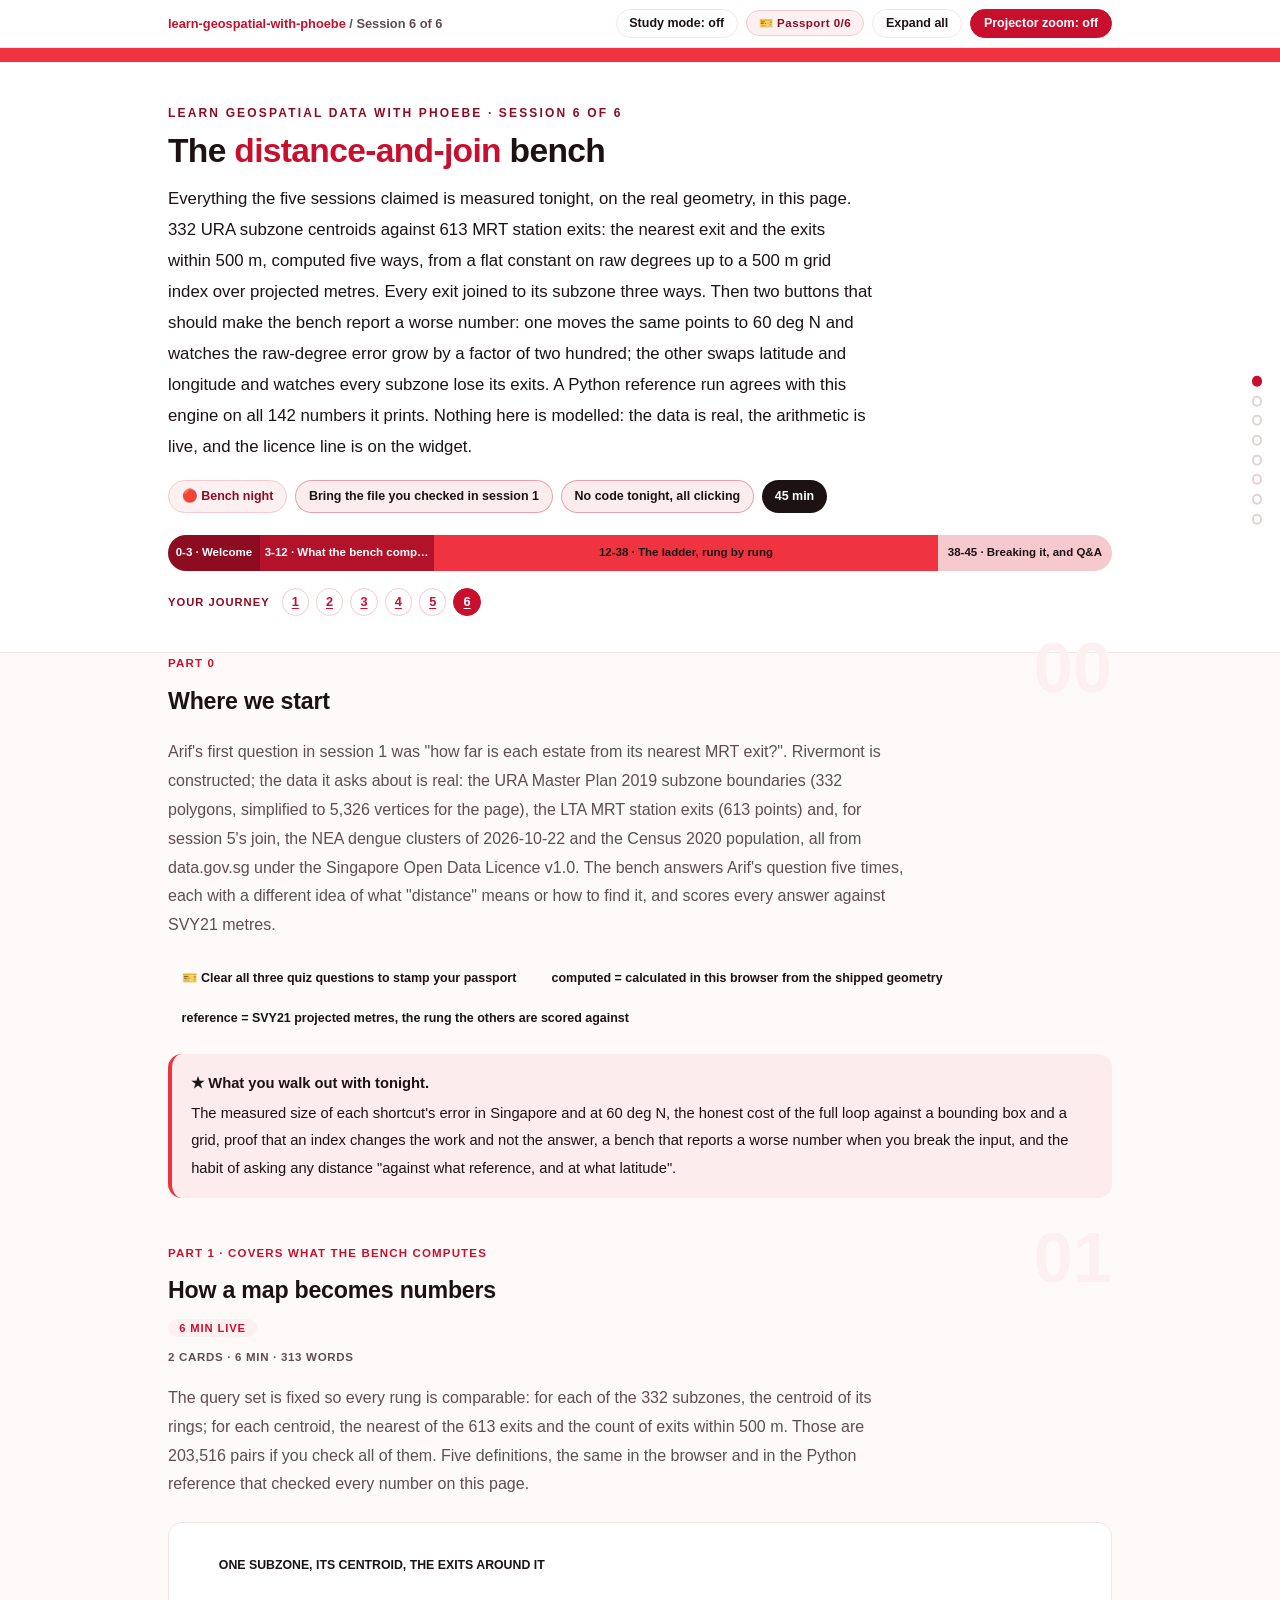
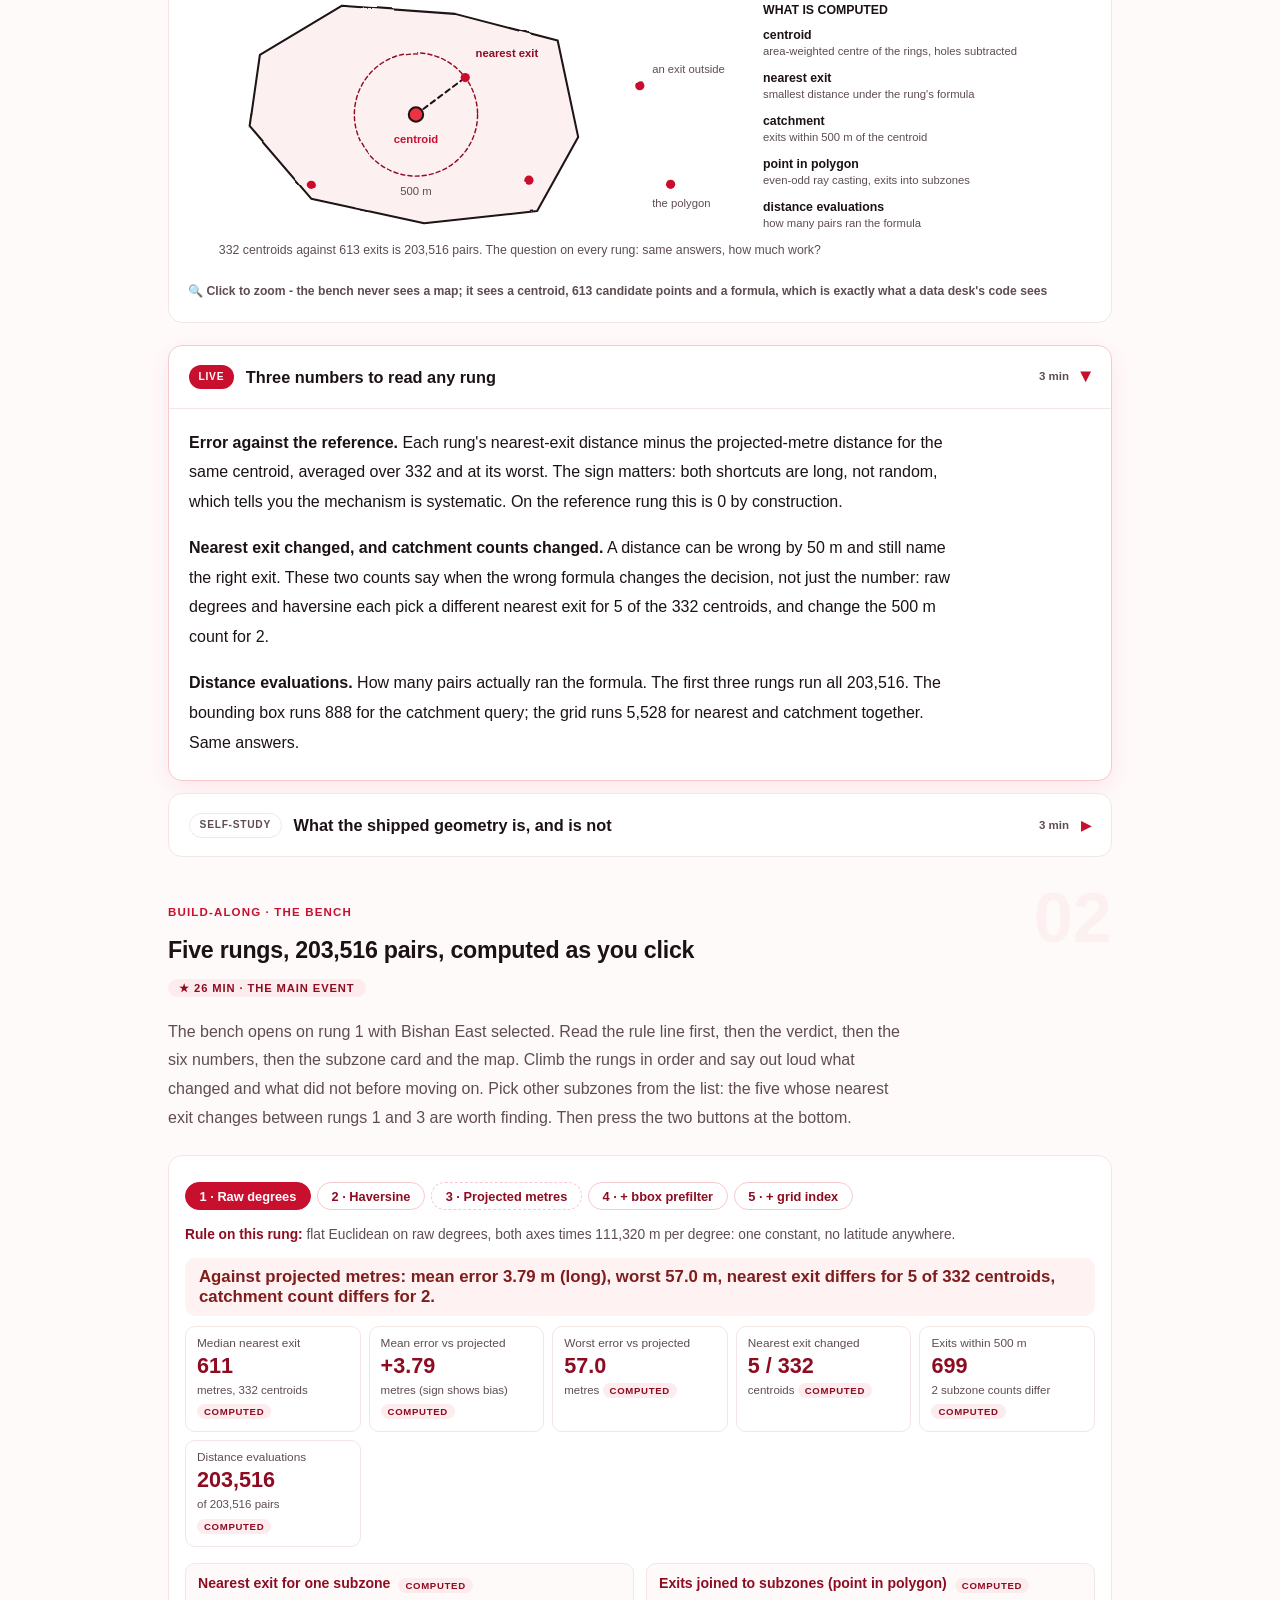
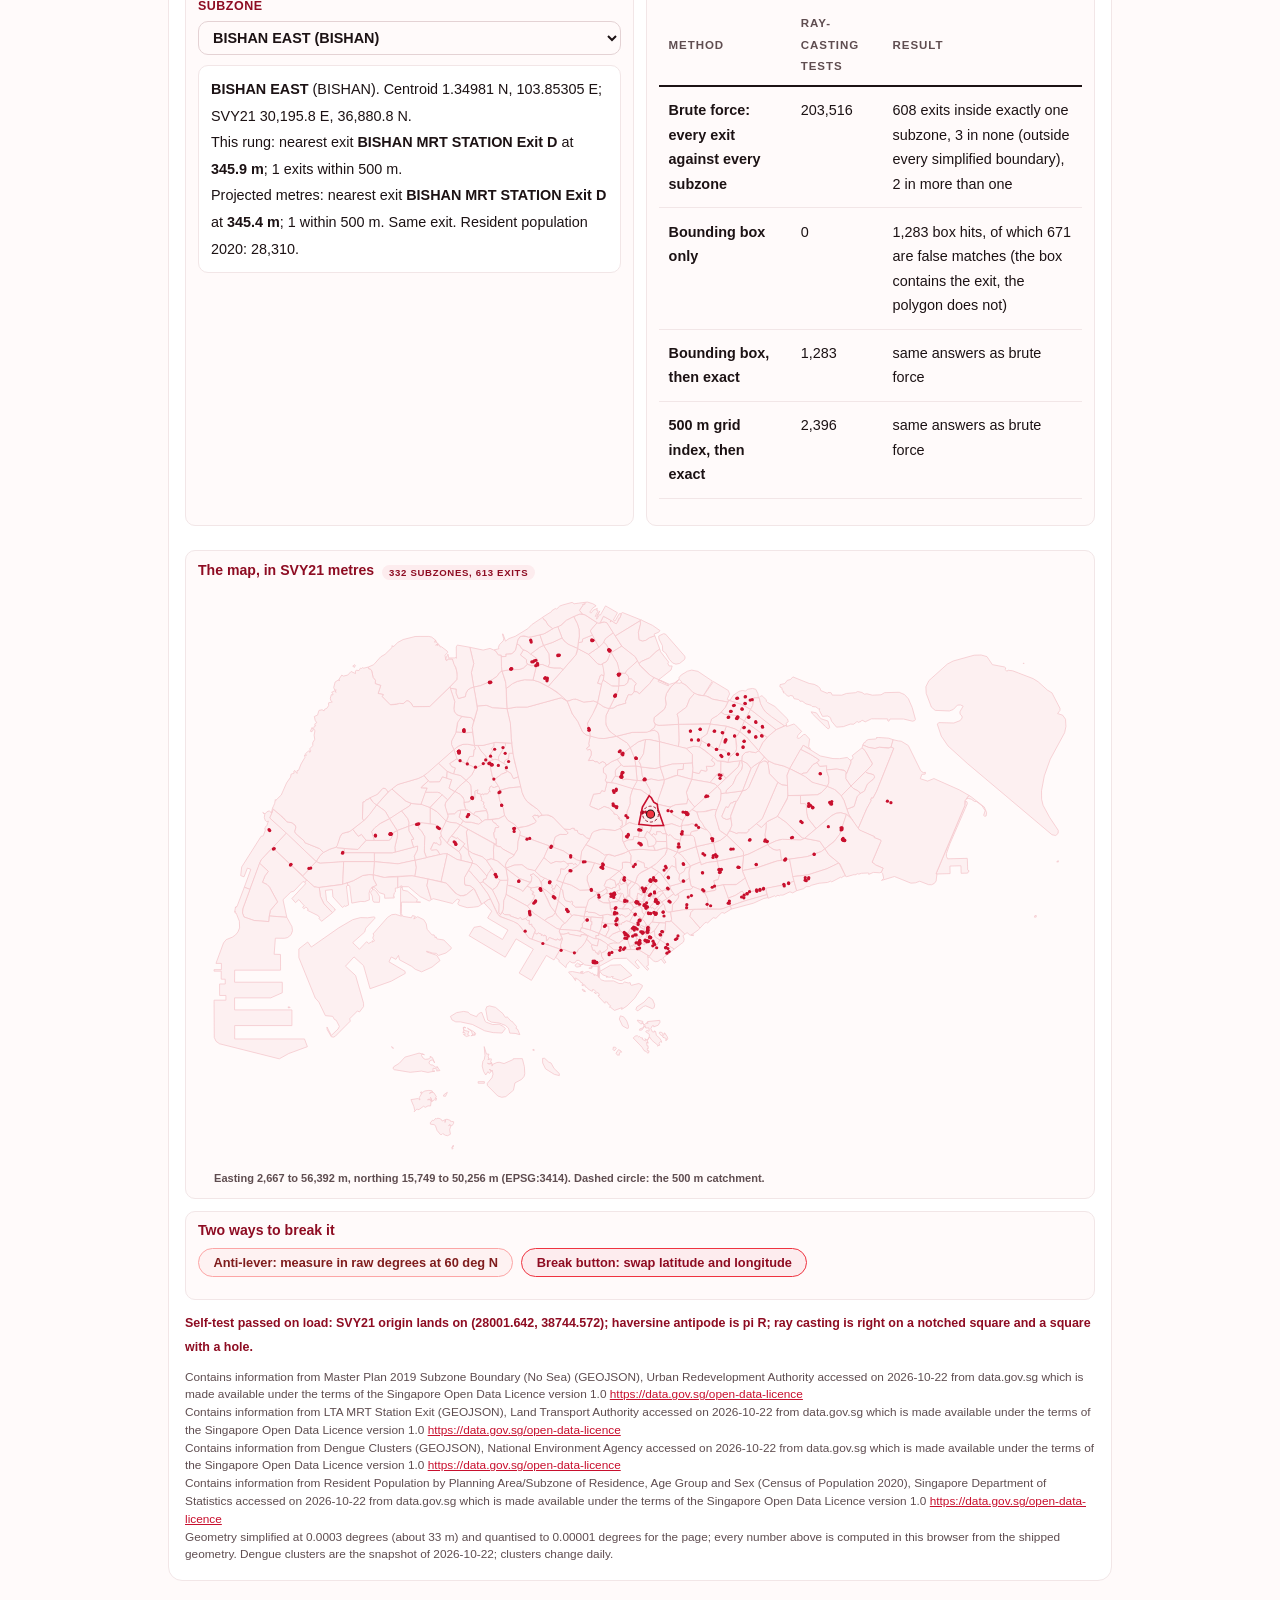
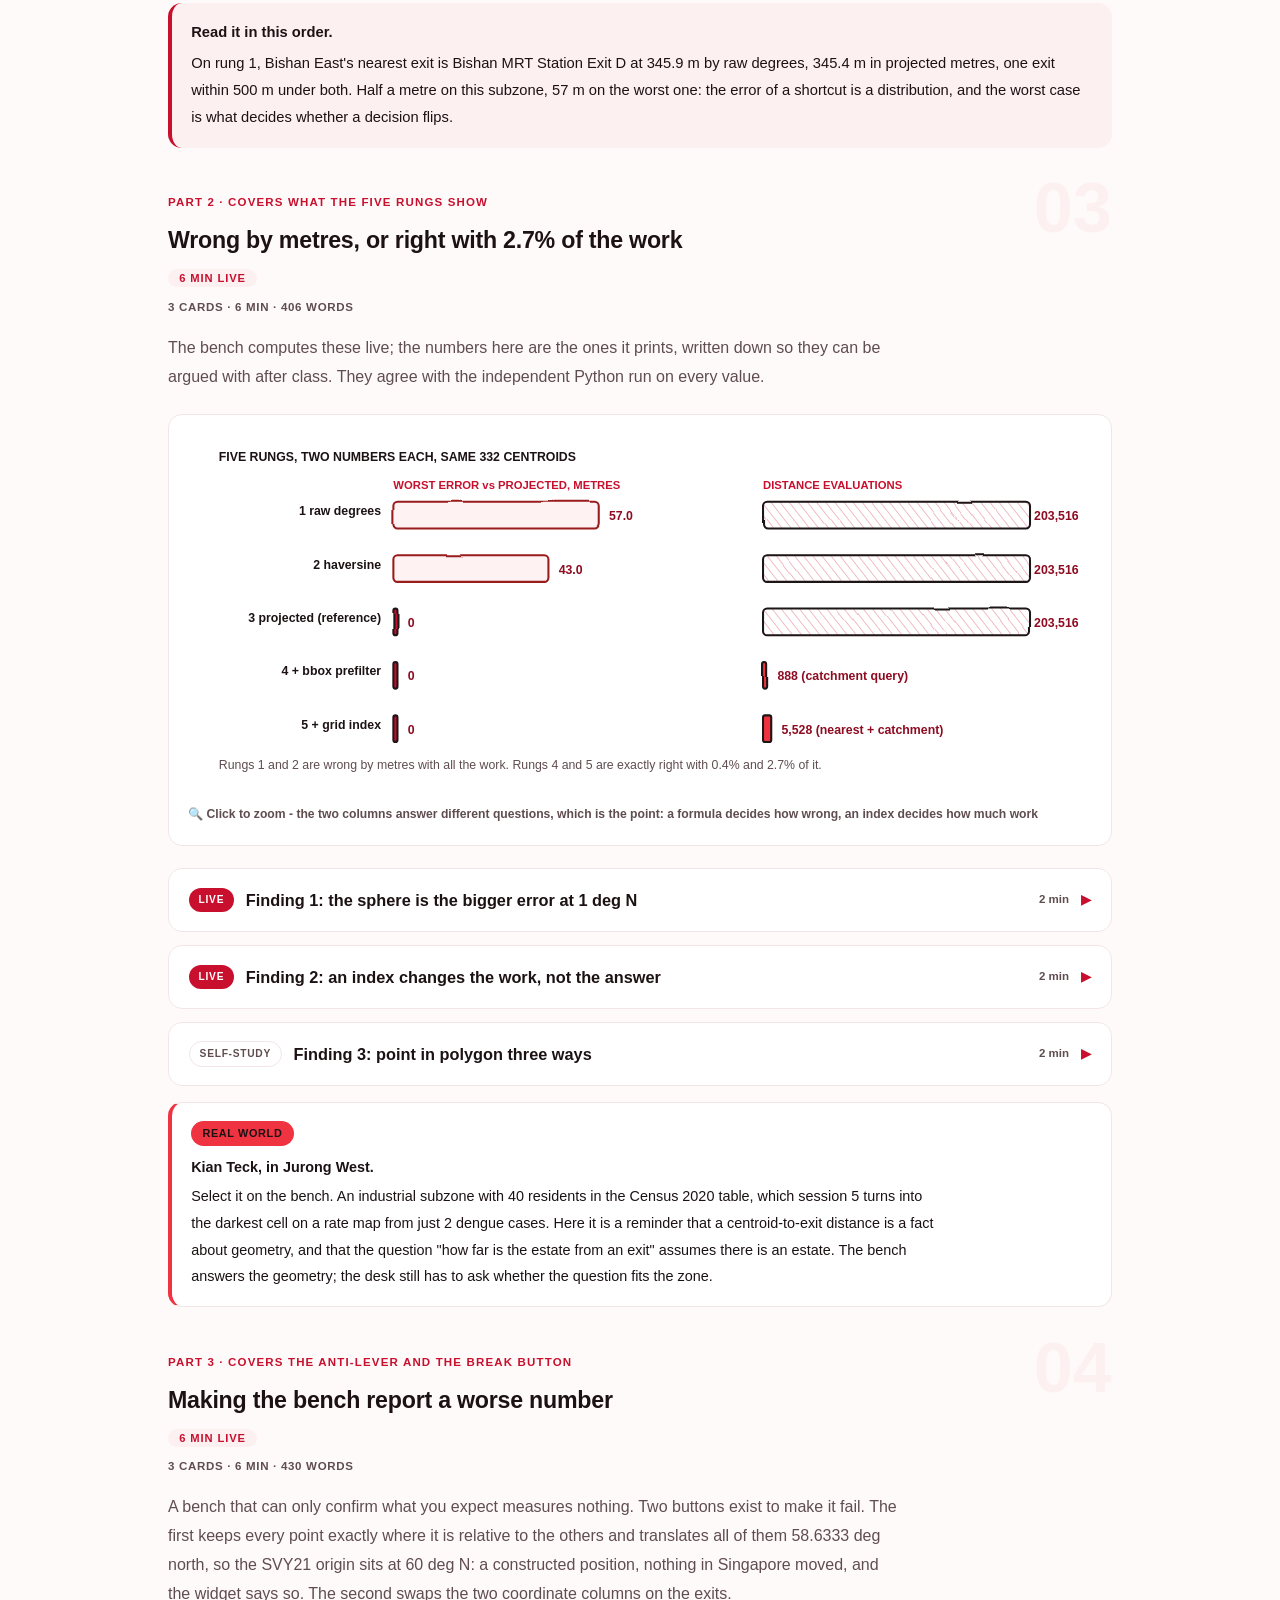
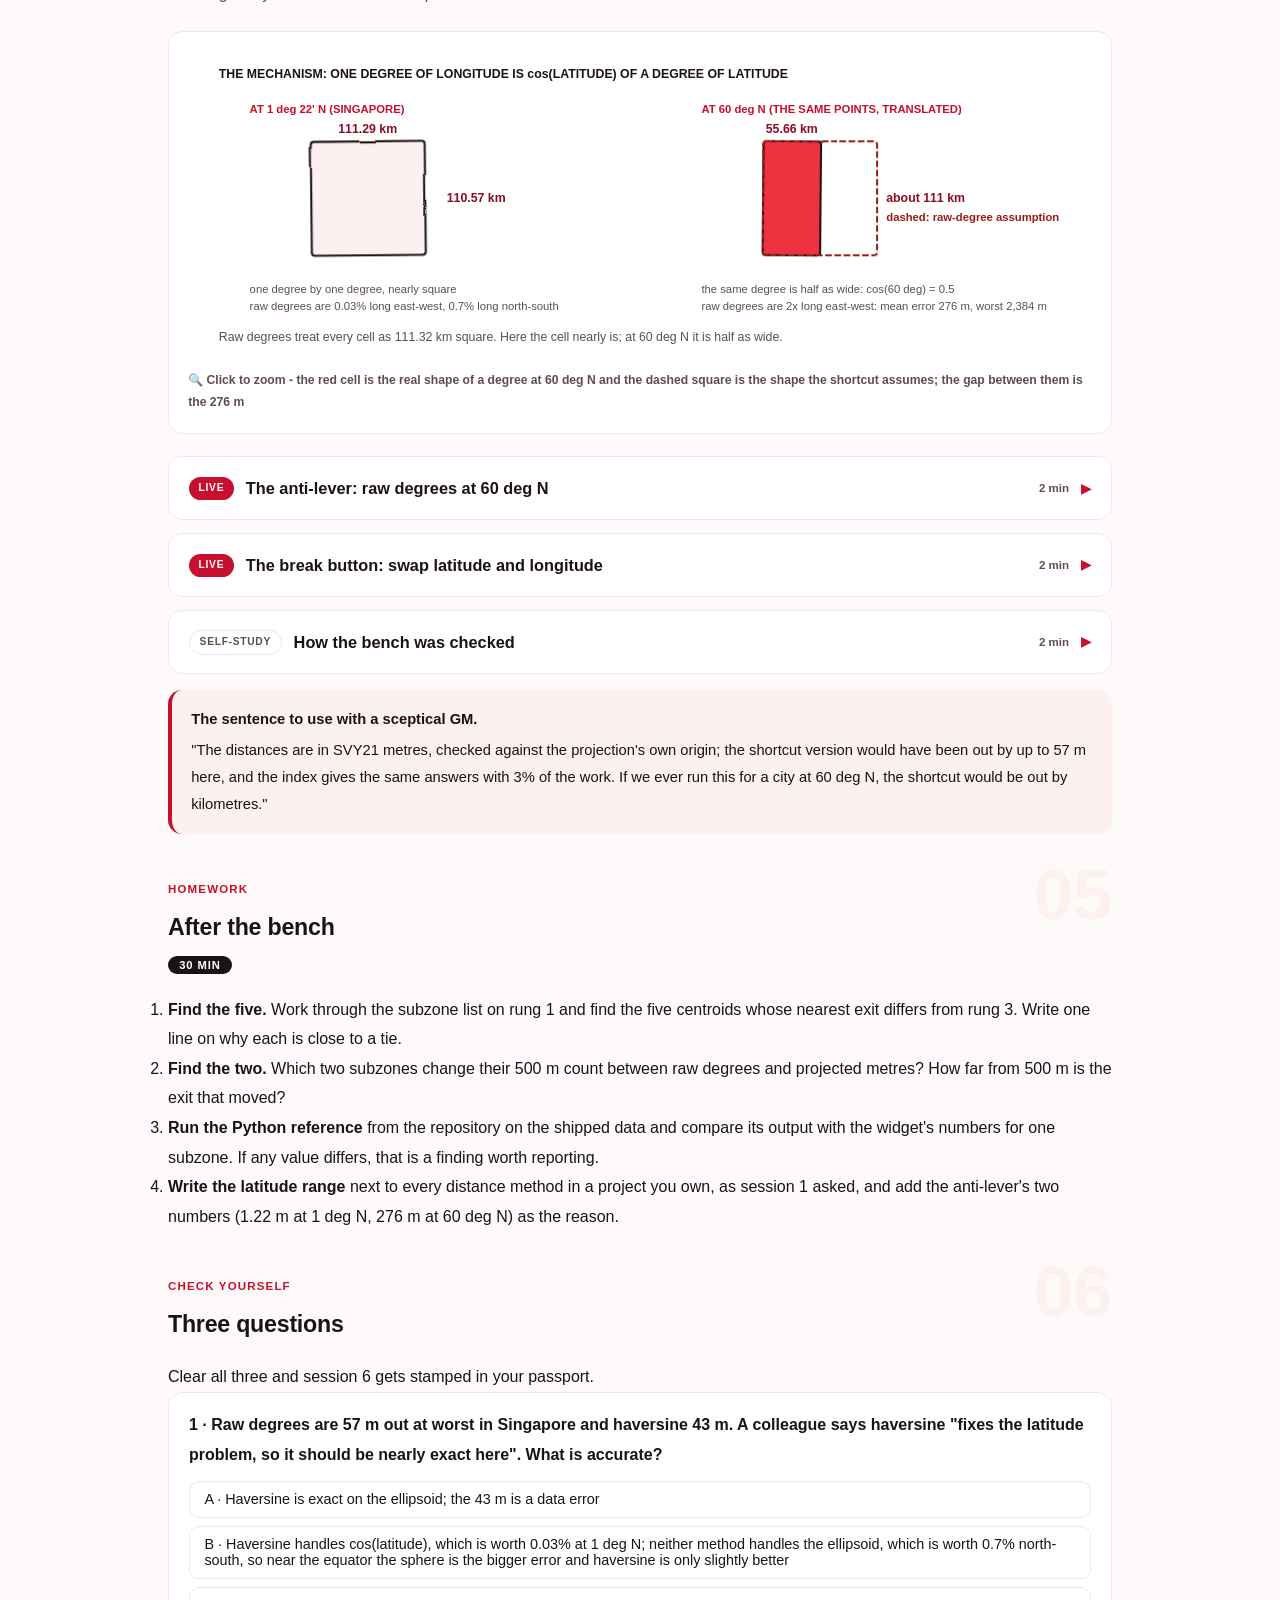
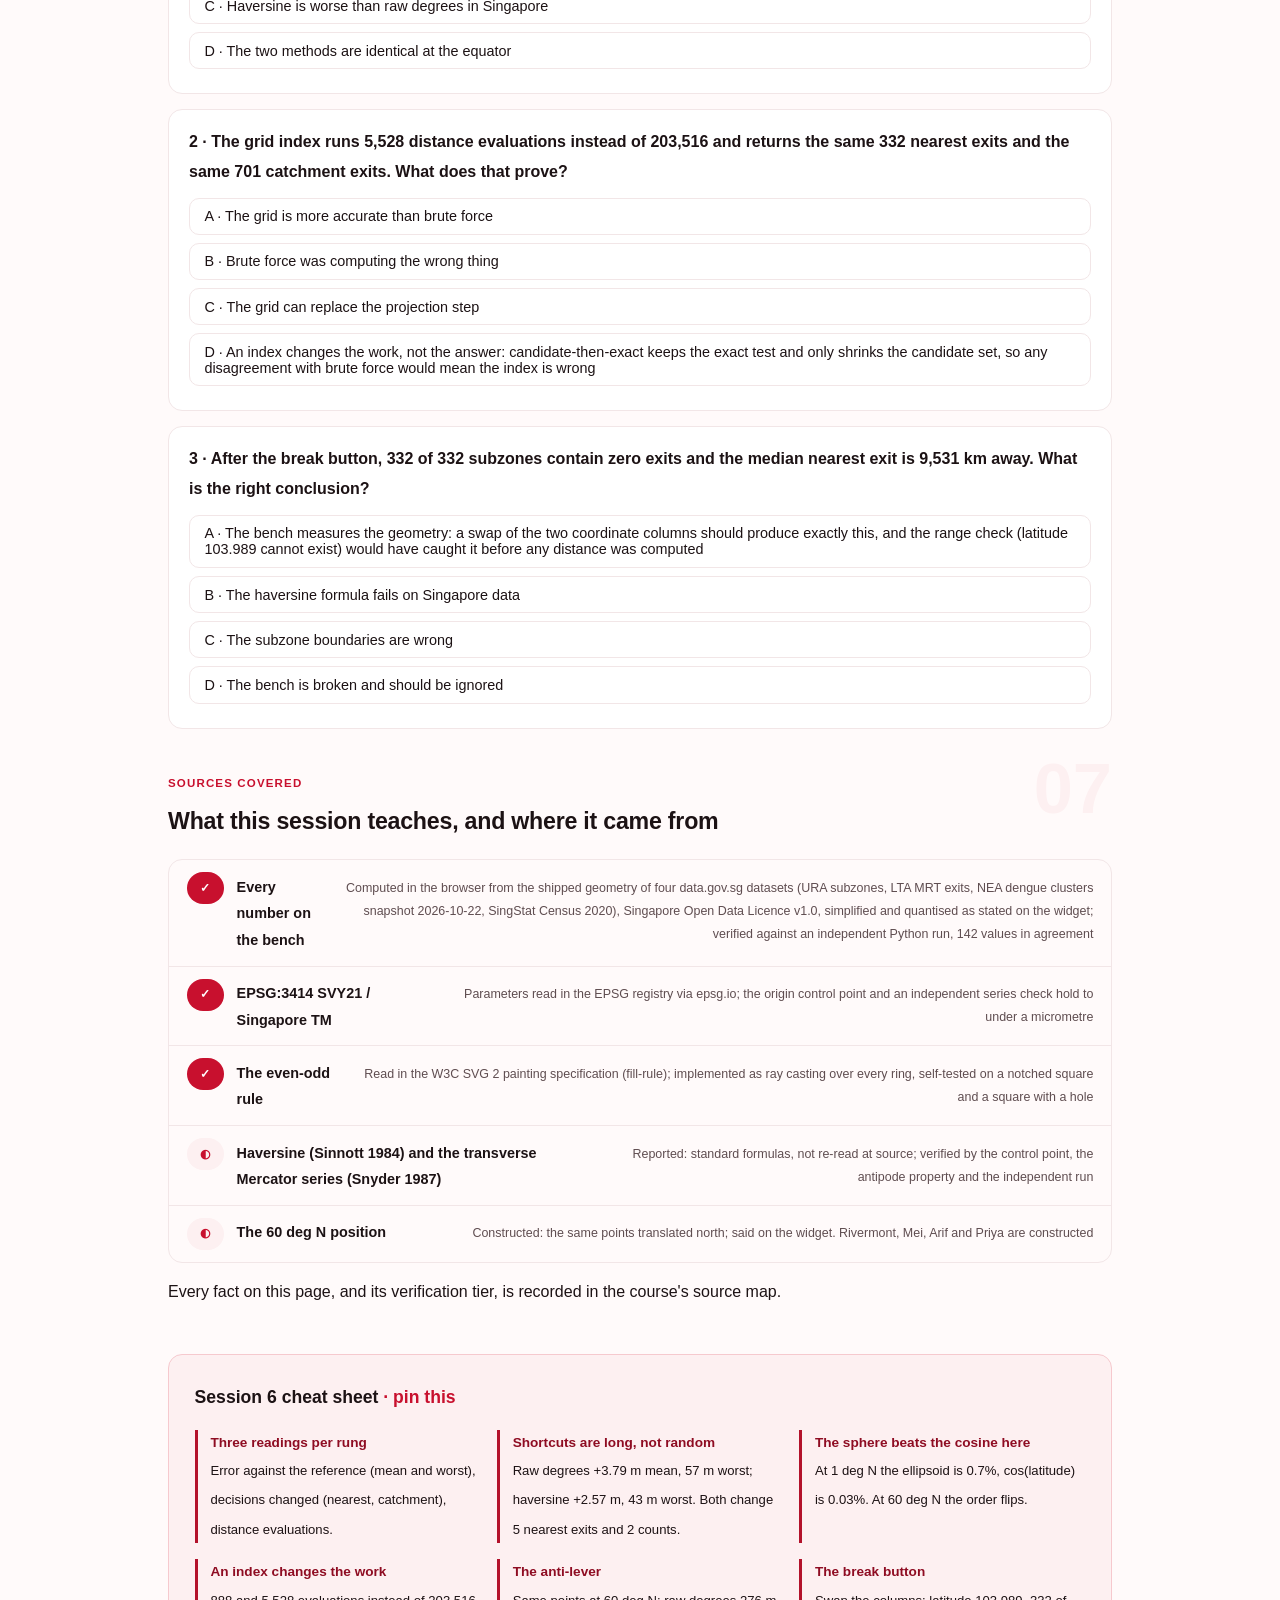
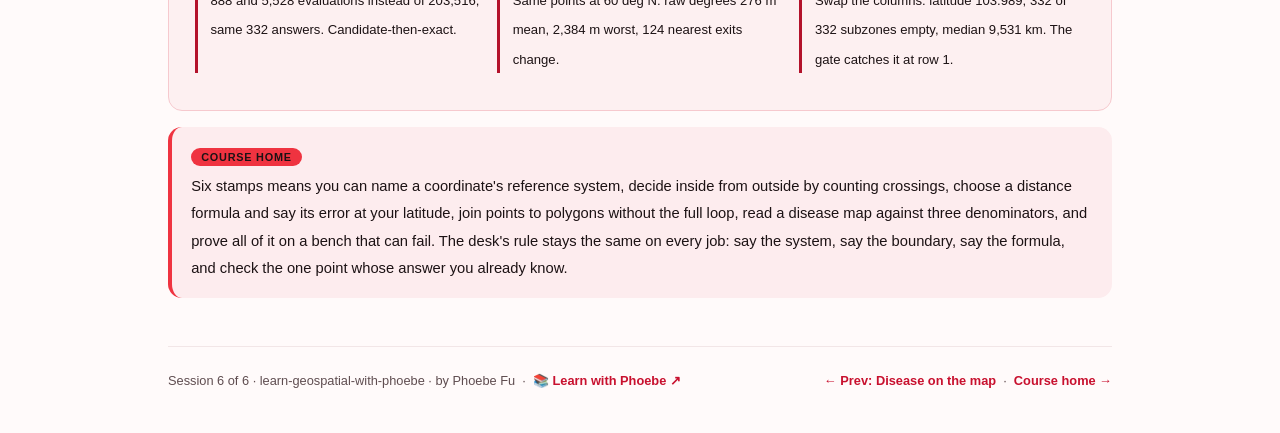
<file: courses/06-the-distance-and-join-bench.html>
<!DOCTYPE html>
<html lang="en">
<head>
<meta charset="UTF-8">
<meta name="viewport" content="width=device-width, initial-scale=1.0">
<!-- social:start -->
<meta name="description" content="Session 6 of 6. The whole ladder computed live in your browser on real Singapore open data: nearest MRT exit for 332 subzone centroids by raw degrees, haversine and SVY21 metres, then the same answers with a bounding-box prefilter and a 500 m grid index; point in polygon three ways; an anti-lever that moves the points to 60 deg N and a break button that swaps latitude and longitude.">
<meta property="og:type" content="article">
<meta property="og:site_name" content="Learn with Phoebe">
<meta property="og:title" content="The distance-and-join bench - learn geospatial data with phoebe">
<meta property="og:description" content="Session 6 of 6. Five rungs, 203,516 pairs, computed live. Raw degrees are out by 57 m at worst here and 2,384 m at 60 deg N; the grid index gets the same answers with 2.7% of the work.">
<meta property="og:url" content="https://phoebefu6.github.io/learn-geospatial-with-phoebe/courses/06-the-distance-and-join-bench.html">
<meta property="og:image" content="https://phoebefu6.github.io/learn-geospatial-with-phoebe/assets/og-cover.png">
<meta property="og:image:width" content="1200">
<meta property="og:image:height" content="630">
<meta name="twitter:card" content="summary_large_image">
<meta name="twitter:title" content="The distance-and-join bench - learn geospatial data with phoebe">
<meta name="twitter:description" content="Session 6 of 6. 332 subzones, 613 exits, five rungs, computed live.">
<meta name="twitter:image" content="https://phoebefu6.github.io/learn-geospatial-with-phoebe/assets/og-cover.png">
<!-- social:end -->
<title>Session 6 · The distance-and-join bench - learn geospatial data with phoebe</title>
<link rel="stylesheet" href="../assets/style.css?v=3">
</head>
<body>

<div class="toolbar">
  <div class="wrap">
    <span class="crumb"><a href="../index.html">learn-geospatial-with-phoebe</a> / Session 6 of 6</span>
    <button class="btn" id="toggle-all" type="button">Expand all</button>
    <button class="btn primary" id="zoom-toggle" type="button">Projector zoom: off</button>
  </div>
</div>

<header class="masthead">
  <div class="wrap">
    <div class="eyebrow">Learn Geospatial Data with Phoebe · Session 6 of 6</div>
    <h1>The <span class="accent">distance-and-join</span> bench</h1>
    <p class="sub">Everything the five sessions claimed is measured tonight, on the real geometry, in this page. 332 URA subzone centroids against 613 MRT station exits: the nearest exit and the exits within 500 m, computed five ways, from a flat constant on raw degrees up to a 500 m grid index over projected metres. Every exit joined to its subzone three ways. Then two buttons that should make the bench report a worse number: one moves the same points to 60 deg N and watches the raw-degree error grow by a factor of two hundred; the other swaps latitude and longitude and watches every subzone lose its exits. A Python reference run agrees with this engine on all 142 numbers it prints. Nothing here is modelled: the data is real, the arithmetic is live, and the licence line is on the widget.</p>
    <div class="chip-row">
      <span class="chip level">🔴 Bench night</span>
      <span class="chip audience">Bring the file you checked in session 1</span>
      <span class="chip audience">No code tonight, all clicking</span>
      <span class="chip time">45 min</span>
    </div>
    <div class="agenda">
      <span class="a1" style="flex:1">0-3 · Welcome</span>
      <span class="a2" style="flex:2">3-12 · What the bench computes</span>
      <span class="a3" style="flex:6">12-38 · The ladder, rung by rung</span>
      <span class="a4" style="flex:2">38-45 · Breaking it, and Q&amp;A</span>
    </div>
  </div>
</header>

<main class="wrap">

  <section class="section" id="intro">
    <div class="section-kicker">
      <span class="klabel">Part 0</span>
      <h2>Where we start</h2>
    </div>
    <p class="lede">Arif's first question in session 1 was "how far is each estate from its nearest MRT exit?". Rivermont is constructed; the data it asks about is real: the URA Master Plan 2019 subzone boundaries (332 polygons, simplified to 5,326 vertices for the page), the LTA MRT station exits (613 points) and, for session 5's join, the NEA dengue clusters of 2026-10-22 and the Census 2020 population, all from data.gov.sg under the Singapore Open Data Licence v1.0. The bench answers Arif's question five times, each with a different idea of what "distance" means or how to find it, and scores every answer against SVY21 metres.</p>

    <div class="legend">
      <span class="pill">🎫 Clear all three quiz questions to stamp your passport</span>
      <span class="pill">computed = calculated in this browser from the shipped geometry</span>
      <span class="pill">reference = SVY21 projected metres, the rung the others are scored against</span>
    </div>

    <div class="callout win">
      <p><strong>★ What you walk out with tonight.</strong> The measured size of each shortcut's error in Singapore and at 60 deg N, the honest cost of the full loop against a bounding box and a grid, proof that an index changes the work and not the answer, a bench that reports a worse number when you break the input, and the habit of asking any distance "against what reference, and at what latitude".</p>
    </div>
  </section>

  <section class="section" id="part-1">
    <div class="section-kicker">
      <span class="klabel">Part 1 · covers what the bench computes</span>
      <h2>How a map becomes numbers</h2>
      <span class="tag concept">6 min live</span>
    </div>
    <p class="lede">The query set is fixed so every rung is comparable: for each of the 332 subzones, the centroid of its rings; for each centroid, the nearest of the 613 exits and the count of exits within 500 m. Those are 203,516 pairs if you check all of them. Five definitions, the same in the browser and in the Python reference that checked every number on this page.</p>

    <figure class="zoomable">
      <svg viewBox="0 0 880 320" xmlns="http://www.w3.org/2000/svg" role="img" aria-label="A hand-drawn subzone polygon on the left with its centroid as a flag-red dot, five MRT exits as small dots inside and around it, a dashed line from the centroid to the nearest exit, and a dashed circle of 500 metres around the centroid enclosing one exit. On the right, five definitions: centroid, nearest exit, catchment, point in polygon, and distance evaluations.">
        <defs>
          <filter id="f6aSk" x="-3%" y="-3%" width="106%" height="106%"><feTurbulence type="fractalNoise" baseFrequency="0.02" numOctaves="2" seed="43" result="n"/><feDisplacementMap in="SourceGraphic" in2="n" scale="2.4" xChannelSelector="R" yChannelSelector="G"/></filter>
          <pattern id="f6aHc" patternUnits="userSpaceOnUse" width="7" height="7" patternTransform="rotate(-38)"><line x1="0" y1="0" x2="0" y2="7" stroke="#C8102E" stroke-width="1" opacity=".5"/></pattern>
        </defs>
        <style>
          .f6aH { font: 800 12px Inter, sans-serif; fill: #1C1214; }
          .f6aL { font: 600 12px Inter, sans-serif; fill: #1C1214; }
          .f6aS { font: 400 11px Inter, sans-serif; fill: #5F4D50; }
          .f6aB { font: 800 11px Inter, sans-serif; fill: #8E0C22; }
          .f6aA { font: 700 11px Inter, sans-serif; fill: #C8102E; }
          .f6aN { font: 400 12px Inter, sans-serif; fill: #5F4D50; }
        </style>

        <text class="f6aH" x="30" y="26">ONE SUBZONE, ITS CENTROID, THE EXITS AROUND IT</text>

        <g filter="url(#f6aSk)" fill="none" stroke="#1C1214" stroke-width="2" stroke-linecap="round" stroke-linejoin="round">
          <path d="M70 110 L150 62 L260 70 L360 96 L380 190 L340 262 L230 274 L120 250 L60 180 Z" fill="#FDF0F1"/>
          <circle cx="222" cy="168" r="60" stroke="#8E0C22" stroke-width="1.4" stroke-dasharray="4 3"/>
          <path d="M222 168 L270 132" stroke-dasharray="5 4"/>
          <circle cx="270" cy="132" r="4.5" fill="#C8102E" stroke="none"/>
          <circle cx="332" cy="232" r="4.5" fill="#C8102E" stroke="none"/>
          <circle cx="120" cy="236" r="4.5" fill="#C8102E" stroke="none"/>
          <circle cx="440" cy="140" r="4.5" fill="#C8102E" stroke="none"/>
          <circle cx="470" cy="236" r="4.5" fill="#C8102E" stroke="none"/>
          <circle cx="222" cy="168" r="7" fill="#EF3340"/>
        </g>

        <text class="f6aA" x="222" y="196" text-anchor="middle">centroid</text>
        <text class="f6aB" x="280" y="112">nearest exit</text>
        <text class="f6aS" x="222" y="246" text-anchor="middle">500 m</text>
        <text class="f6aS" x="452" y="128">an exit outside</text>
        <text class="f6aS" x="452" y="258">the polygon</text>

        <text class="f6aH" x="560" y="70">WHAT IS COMPUTED</text>
        <text class="f6aL" x="560" y="94">centroid</text>
        <text class="f6aS" x="560" y="110">area-weighted centre of the rings, holes subtracted</text>
        <text class="f6aL" x="560" y="136">nearest exit</text>
        <text class="f6aS" x="560" y="152">smallest distance under the rung's formula</text>
        <text class="f6aL" x="560" y="178">catchment</text>
        <text class="f6aS" x="560" y="194">exits within 500 m of the centroid</text>
        <text class="f6aL" x="560" y="220">point in polygon</text>
        <text class="f6aS" x="560" y="236">even-odd ray casting, exits into subzones</text>
        <text class="f6aL" x="560" y="262">distance evaluations</text>
        <text class="f6aS" x="560" y="278">how many pairs ran the formula</text>

        <text class="f6aN" x="30" y="304">332 centroids against 613 exits is 203,516 pairs. The question on every rung: same answers, how much work?</text>
      </svg>
      <figcaption>🔍 Click to zoom - the bench never sees a map; it sees a centroid, 613 candidate points and a formula, which is exactly what a data desk's code sees</figcaption>
    </figure>

    <details class="card" open>
      <summary><span class="mode live">Live</span>Three numbers to read any rung<span class="mini">3 min</span><span class="caret">▶</span></summary>
      <div class="body">
        <p><strong>Error against the reference.</strong> Each rung's nearest-exit distance minus the projected-metre distance for the same centroid, averaged over 332 and at its worst. The sign matters: both shortcuts are long, not random, which tells you the mechanism is systematic. On the reference rung this is 0 by construction.</p>
        <p><strong>Nearest exit changed, and catchment counts changed.</strong> A distance can be wrong by 50 m and still name the right exit. These two counts say when the wrong formula changes the decision, not just the number: raw degrees and haversine each pick a different nearest exit for 5 of the 332 centroids, and change the 500 m count for 2.</p>
        <p><strong>Distance evaluations.</strong> How many pairs actually ran the formula. The first three rungs run all 203,516. The bounding box runs 888 for the catchment query; the grid runs 5,528 for nearest and catchment together. Same answers.</p>
      </div>
    </details>

    <details class="card">
      <summary><span class="mode self">Self-study</span>What the shipped geometry is, and is not<span class="mini">3 min</span><span class="caret">▶</span></summary>
      <div class="body">
        <p>The 332 subzone boundaries were simplified from 58,530 vertices to 5,326 with a 0.0003 deg tolerance, about 33 m, and quantised to 0.00001 deg, about 1.1 m, so the page loads 135 KB instead of 3 MB. Twenty-two tiny rings collapsed to nothing and were dropped, all slivers or islets. The cost is visible in the join: 3 of the 613 exits fall outside every simplified boundary and 2 fall inside two, where neighbouring simplified edges overlap by a few metres. The widget says the tolerance; a result built on simplified geometry should always say so.</p>
        <p>Centroids are planar, in degrees, which is fine at 1 deg N and said on the widget. A concave or multi-part subzone can have its centroid outside itself (session 2), and the nearest exit to that centroid is still a well-defined number; it is just not "the subzone's nearest exit" in the sense a resident would mean. That is a boundary choice, and the bench makes it out loud rather than hiding it.</p>
      </div>
    </details>
  </section>

  <section class="section" id="bench">
    <div class="section-kicker">
      <span class="klabel">Build-along · the bench</span>
      <h2>Five rungs, 203,516 pairs, computed as you click</h2>
      <span class="tag demo">★ 26 min · the main event</span>
    </div>
    <p class="lede">The bench opens on rung 1 with Bishan East selected. Read the rule line first, then the verdict, then the six numbers, then the subzone card and the map. Climb the rungs in order and say out loud what changed and what did not before moving on. Pick other subzones from the list: the five whose nearest exit changes between rungs 1 and 3 are worth finding. Then press the two buttons at the bottom.</p>

    <div id="geo-bench" class="geo-bench" data-subzone="BISHAN EAST" data-rung="raw"></div>

    <div class="callout tip">
      <p><strong>Read it in this order.</strong> On rung 1, Bishan East's nearest exit is Bishan MRT Station Exit D at 345.9 m by raw degrees, 345.4 m in projected metres, one exit within 500 m under both. Half a metre on this subzone, 57 m on the worst one: the error of a shortcut is a distribution, and the worst case is what decides whether a decision flips.</p>
    </div>
  </section>

  <section class="section" id="part-2">
    <div class="section-kicker">
      <span class="klabel">Part 2 · covers what the five rungs show</span>
      <h2>Wrong by metres, or right with 2.7% of the work</h2>
      <span class="tag concept">6 min live</span>
    </div>
    <p class="lede">The bench computes these live; the numbers here are the ones it prints, written down so they can be argued with after class. They agree with the independent Python run on every value.</p>

    <figure class="zoomable">
      <svg viewBox="0 0 880 350" xmlns="http://www.w3.org/2000/svg" role="img" aria-label="Five rows, one per rung, with two bars each. Left bars: worst error in metres against projected: raw degrees 57.0, haversine 43.0, projected 0, bbox prefilter 0, grid index 0. Right bars: distance evaluations: 203,516 for the first three rungs, 888 for the bounding-box prefilter on the catchment query, 5,528 for the grid index on nearest and catchment together. The note says rungs 1 and 2 are wrong by metres and rungs 4 and 5 are right with 0.4% and 2.7% of the work.">
        <defs>
          <filter id="f6bSk" x="-3%" y="-3%" width="106%" height="106%"><feTurbulence type="fractalNoise" baseFrequency="0.02" numOctaves="2" seed="47" result="n"/><feDisplacementMap in="SourceGraphic" in2="n" scale="2.4" xChannelSelector="R" yChannelSelector="G"/></filter>
          <pattern id="f6bHc" patternUnits="userSpaceOnUse" width="7" height="7" patternTransform="rotate(-38)"><line x1="0" y1="0" x2="0" y2="7" stroke="#C8102E" stroke-width="1" opacity=".5"/></pattern>
        </defs>
        <style>
          .f6bH { font: 800 12px Inter, sans-serif; fill: #1C1214; }
          .f6bL { font: 600 12px Inter, sans-serif; fill: #1C1214; }
          .f6bS { font: 400 11px Inter, sans-serif; fill: #5F4D50; }
          .f6bV { font: 800 12px Inter, sans-serif; fill: #8E0C22; }
          .f6bA { font: 700 11px Inter, sans-serif; fill: #C8102E; }
          .f6bN { font: 400 12px Inter, sans-serif; fill: #5F4D50; }
        </style>

        <text class="f6bH" x="30" y="26">FIVE RUNGS, TWO NUMBERS EACH, SAME 332 CENTROIDS</text>
        <text class="f6bA" x="200" y="54">WORST ERROR vs PROJECTED, METRES</text>
        <text class="f6bA" x="560" y="54">DISTANCE EVALUATIONS</text>

        <g filter="url(#f6bSk)" fill="none" stroke="#1C1214" stroke-width="2" stroke-linecap="round" stroke-linejoin="round">
          <rect x="200" y="66" width="200" height="26" rx="4" fill="#FEF2F2" stroke="#991B1B"/>
          <rect x="200" y="118" width="151" height="26" rx="4" fill="#FEF2F2" stroke="#991B1B"/>
          <rect x="200" y="170" width="4" height="26" rx="2" fill="#C8102E"/>
          <rect x="200" y="222" width="4" height="26" rx="2" fill="#C8102E"/>
          <rect x="200" y="274" width="4" height="26" rx="2" fill="#C8102E"/>
          <rect x="560" y="66" width="260" height="26" rx="4" fill="url(#f6bHc)"/>
          <rect x="560" y="118" width="260" height="26" rx="4" fill="url(#f6bHc)"/>
          <rect x="560" y="170" width="260" height="26" rx="4" fill="url(#f6bHc)"/>
          <rect x="560" y="222" width="4" height="26" rx="2" fill="#EF3340"/>
          <rect x="560" y="274" width="8" height="26" rx="2" fill="#EF3340"/>
        </g>

        <text class="f6bL" x="188" y="79" text-anchor="end">1 raw degrees</text>
        <text class="f6bL" x="188" y="131" text-anchor="end">2 haversine</text>
        <text class="f6bL" x="188" y="183" text-anchor="end">3 projected (reference)</text>
        <text class="f6bL" x="188" y="235" text-anchor="end">4 + bbox prefilter</text>
        <text class="f6bL" x="188" y="287" text-anchor="end">5 + grid index</text>
        <text class="f6bV" x="410" y="84">57.0</text>
        <text class="f6bV" x="361" y="136">43.0</text>
        <text class="f6bV" x="214" y="188">0</text>
        <text class="f6bV" x="214" y="240">0</text>
        <text class="f6bV" x="214" y="292">0</text>
        <text class="f6bV" x="824" y="84">203,516</text>
        <text class="f6bV" x="824" y="136">203,516</text>
        <text class="f6bV" x="824" y="188">203,516</text>
        <text class="f6bV" x="574" y="240">888  (catchment query)</text>
        <text class="f6bV" x="578" y="292">5,528  (nearest + catchment)</text>

        <text class="f6bN" x="30" y="326">Rungs 1 and 2 are wrong by metres with all the work. Rungs 4 and 5 are exactly right with 0.4% and 2.7% of it.</text>
      </svg>
      <figcaption>🔍 Click to zoom - the two columns answer different questions, which is the point: a formula decides how wrong, an index decides how much work</figcaption>
    </figure>

    <details class="card">
      <summary><span class="mode live">Live</span>Finding 1: the sphere is the bigger error at 1 deg N<span class="mini">2 min</span><span class="caret">▶</span></summary>
      <div class="body">
        <p>Raw degrees with one constant are 3.79 m too long on average and 57.03 m at worst; the median nearest exit is 611.23 m against 610.38 m projected. Haversine is 2.57 m too long on average (2.86 m in absolute terms) and 42.95 m at worst, median 610.43 m. The two shortcuts differ by about a metre on average. The cosine that haversine handles and raw degrees ignore is worth 0.03% at this latitude; the ellipsoid that neither handles is worth 0.7% on north-south distances, and a sphere of one radius cannot get both axes right. Session 3's claim was that near the equator the ellipsoid matters more than the latitude. Measured.</p>
        <p>Both shortcuts change the nearest exit for 5 of 332 centroids and the 500 m count for 2. Small, and not zero: a desk reporting "estates more than 500 m from an exit" to Priya gets two of them wrong with either shortcut.</p>
      </div>
    </details>

    <details class="card">
      <summary><span class="mode live">Live</span>Finding 2: an index changes the work, not the answer<span class="mini">2 min</span><span class="caret">▶</span></summary>
      <div class="body">
        <p>Rung 4 keeps projected metres and asks a cheaper question first: is the exit inside a 500 m square around the centroid? Only 888 pairs are, so only 888 run the distance formula for the catchment query, and the counts are identical: 701 exits within 500 m, 0 subzones differing. Rung 5 buckets the 613 exits into 500 m cells once, then for each centroid reads the 3 by 3 cells around it for the catchment and scans outward ring by ring for the nearest, stopping when the best distance found is shorter than the next ring could offer. 5,528 evaluations for both queries, the same 332 nearest exits, the same 701. The pattern is candidate-then-exact, and it is what every spatial index does underneath.</p>
      </div>
    </details>

    <details class="card">
      <summary><span class="mode self">Self-study</span>Finding 3: point in polygon three ways<span class="mini">2 min</span><span class="caret">▶</span></summary>
      <div class="body">
        <p>Joining the 613 exits to their subzones by brute force runs 203,516 ray-casting tests and finds 608 exits inside exactly one subzone, 3 inside none and 2 inside two (the simplification artefacts above). Testing each exit against the 332 bounding boxes first gives 1,283 box hits, of which 671 are false, a box containing a point the polygon does not; the exact test then runs 1,283 times instead of 203,516. The 500 m grid over polygon boxes gives 2,396 exact tests after one cell lookup per exit, more than the box method because cells are coarser than boxes, but with no 332-box scan at all. All three agree on every exit. A spatial join that disagrees with brute force on any row is wrong, not fast.</p>
      </div>
    </details>

    <div class="callout example">
      <span class="ex-pill">Real world</span>
      <p><strong>Kian Teck, in Jurong West.</strong> Select it on the bench. An industrial subzone with 40 residents in the Census 2020 table, which session 5 turns into the darkest cell on a rate map from just 2 dengue cases. Here it is a reminder that a centroid-to-exit distance is a fact about geometry, and that the question "how far is the estate from an exit" assumes there is an estate. The bench answers the geometry; the desk still has to ask whether the question fits the zone.</p>
    </div>
  </section>

  <section class="section" id="part-3">
    <div class="section-kicker">
      <span class="klabel">Part 3 · covers the anti-lever and the break button</span>
      <h2>Making the bench report a worse number</h2>
      <span class="tag concept">6 min live</span>
    </div>
    <p class="lede">A bench that can only confirm what you expect measures nothing. Two buttons exist to make it fail. The first keeps every point exactly where it is relative to the others and translates all of them 58.6333 deg north, so the SVY21 origin sits at 60 deg N: a constructed position, nothing in Singapore moved, and the widget says so. The second swaps the two coordinate columns on the exits.</p>

    <figure class="zoomable">
      <svg viewBox="0 0 880 300" xmlns="http://www.w3.org/2000/svg" role="img" aria-label="Two panels. Left, at 1 degree 22 minutes north: a one-degree cell drawn nearly square, 111.29 km wide and 110.57 km tall. Right, at 60 degrees north: the same one-degree cell is 55.66 km wide and about 111 km tall, and a dashed square shows the 111 by 111 km shape that raw degrees assume. The note says raw degrees treat every cell as 111.32 km square, so east-west distances double at 60 degrees north.">
        <defs>
          <filter id="f6cSk" x="-3%" y="-3%" width="106%" height="106%"><feTurbulence type="fractalNoise" baseFrequency="0.02" numOctaves="2" seed="53" result="n"/><feDisplacementMap in="SourceGraphic" in2="n" scale="2.4" xChannelSelector="R" yChannelSelector="G"/></filter>
        </defs>
        <style>
          .f6cH { font: 800 12px Inter, sans-serif; fill: #1C1214; }
          .f6cL { font: 600 12px Inter, sans-serif; fill: #1C1214; }
          .f6cS { font: 400 11px Inter, sans-serif; fill: #5F4D50; }
          .f6cR { font: 800 11px Inter, sans-serif; fill: #991B1B; }
          .f6cV { font: 800 12px Inter, sans-serif; fill: #8E0C22; }
          .f6cA { font: 700 11px Inter, sans-serif; fill: #C8102E; }
          .f6cN { font: 400 12px Inter, sans-serif; fill: #5F4D50; }
        </style>

        <text class="f6cH" x="30" y="26">THE MECHANISM: ONE DEGREE OF LONGITUDE IS cos(LATITUDE) OF A DEGREE OF LATITUDE</text>
        <text class="f6cA" x="60" y="60">AT 1 deg 22' N (SINGAPORE)</text>
        <text class="f6cA" x="500" y="60">AT 60 deg N (THE SAME POINTS, TRANSLATED)</text>

        <g filter="url(#f6cSk)" fill="none" stroke="#1C1214" stroke-width="2" stroke-linecap="round" stroke-linejoin="round">
          <rect x="120" y="88" width="111" height="111" rx="3" transform="rotate(-0.6 175 143)" fill="#FDF0F1"/>
          <rect x="560" y="88" width="56" height="111" rx="3" transform="rotate(0.5 588 143)" fill="#EF3340"/>
          <rect x="560" y="88" width="111" height="111" rx="3" stroke="#991B1B" stroke-dasharray="5 4"/>
        </g>

        <text class="f6cV" x="175" y="80" text-anchor="middle">111.29 km</text>
        <text class="f6cV" x="252" y="147">110.57 km</text>
        <text class="f6cS" x="60" y="236">one degree by one degree, nearly square</text>
        <text class="f6cS" x="60" y="252">raw degrees are 0.03% long east-west, 0.7% long north-south</text>
        <text class="f6cV" x="588" y="80" text-anchor="middle">55.66 km</text>
        <text class="f6cV" x="680" y="147">about 111 km</text>
        <text class="f6cR" x="680" y="166">dashed: raw-degree assumption</text>
        <text class="f6cS" x="500" y="236">the same degree is half as wide: cos(60 deg) = 0.5</text>
        <text class="f6cS" x="500" y="252">raw degrees are 2x long east-west: mean error 276 m, worst 2,384 m</text>

        <text class="f6cN" x="30" y="282">Raw degrees treat every cell as 111.32 km square. Here the cell nearly is; at 60 deg N it is half as wide.</text>
      </svg>
      <figcaption>🔍 Click to zoom - the red cell is the real shape of a degree at 60 deg N and the dashed square is the shape the shortcut assumes; the gap between them is the 276 m</figcaption>
    </figure>

    <details class="card">
      <summary><span class="mode live">Live</span>The anti-lever: raw degrees at 60 deg N<span class="mini">2 min</span><span class="caret">▶</span></summary>
      <div class="body">
        <p><strong>What it does:</strong> adds 58.6333 deg to every latitude, centroids and exits alike, and recomputes nearest exits by raw degrees and by haversine. Haversine is the reference here because SVY21 is defined for Singapore and nowhere else; the shift itself is constructed. <strong>What it prints:</strong> at 1 deg 22' N, raw degrees against haversine have a mean absolute error of 1.22 m, worst 14.08 m, and 0 nearest exits change. At 60 deg N the mean error is 276.03 m, the worst 2,384.4 m, and 124 of 332 nearest exits change. The formula is identical in both runs. The cosine went from 0.99972 to 0.5.</p>
        <p>The honest nuance: this does not say raw degrees are useless, it says their error is a function of latitude, and that a method validated on Singapore data has been validated only at 1 deg N. A desk that inherits code from a northern-hemisphere project, or lends its own code north, should expect this number, not the Singapore one.</p>
      </div>
    </details>

    <details class="card">
      <summary><span class="mode live">Live</span>The break button: swap latitude and longitude<span class="mini">2 min</span><span class="caret">▶</span></summary>
      <div class="body">
        <p><strong>What it does:</strong> every exit's longitude becomes its latitude and the other way round, then the join and the nearest query run again. <strong>What it prints:</strong> the largest "latitude" is now 103.989 deg, which does not exist, so the swap is detectable before any distance is computed, by the range check from session 1. Joined anyway, 332 of 332 subzones contain zero exits and the median nearest exit by haversine is 9,531 km away.</p>
        <p>The bench is supposed to report that. A bench that still showed 701 exits within 500 m after the swap would be measuring something other than the geometry. Press it once a session: knowing what the failure looks like is how you recognise a quieter version of it in a real file, where only two rows are swapped and the medians barely move.</p>
      </div>
    </details>

    <details class="card">
      <summary><span class="mode self">Self-study</span>How the bench was checked<span class="mini">2 min</span><span class="caret">▶</span></summary>
      <div class="body">
        <p>The same engine file runs in this browser and under a server-side runtime, and a separate pure-Python implementation runs the same ladder in the same order. The two outputs are compared by value, 142 numbers, integers exactly and floating-point values within a millionth of a metre, and the comparison script first plants a 0.1% fault in a copy and confirms it is caught. On load, the engine tests itself: the SVY21 origin must land on (28,001.642, 38,744.572), the haversine antipode must equal pi times the radius, and ray casting must be right on a notched square and a square with a hole. Shift the false easting by one metre and the self-test fails. The widget prints the result of that test at the bottom, every time the page opens.</p>
      </div>
    </details>

    <div class="callout tip">
      <p><strong>The sentence to use with a sceptical GM.</strong> "The distances are in SVY21 metres, checked against the projection's own origin; the shortcut version would have been out by up to 57 m here, and the index gives the same answers with 3% of the work. If we ever run this for a city at 60 deg N, the shortcut would be out by kilometres."</p>
    </div>
  </section>

  <section class="section" id="exercise">
    <div class="section-kicker">
      <span class="klabel">Homework</span>
      <h2>After the bench</h2>
      <span class="tag exercise">30 min</span>
    </div>
    <ol>
      <li><strong>Find the five.</strong> Work through the subzone list on rung 1 and find the five centroids whose nearest exit differs from rung 3. Write one line on why each is close to a tie.</li>
      <li><strong>Find the two.</strong> Which two subzones change their 500 m count between raw degrees and projected metres? How far from 500 m is the exit that moved?</li>
      <li><strong>Run the Python reference</strong> from the repository on the shipped data and compare its output with the widget's numbers for one subzone. If any value differs, that is a finding worth reporting.</li>
      <li><strong>Write the latitude range</strong> next to every distance method in a project you own, as session 1 asked, and add the anti-lever's two numbers (1.22 m at 1 deg N, 276 m at 60 deg N) as the reason.</li>
    </ol>
  </section>

  <section class="section" id="quiz">
    <div class="section-kicker">
      <span class="klabel">Check yourself</span>
      <h2>Three questions</h2>
    </div>
    <p>Clear all three and session 6 gets stamped in your passport.</p>

    <div class="quiz-q" data-answer="1">
      <p class="qtext">1 · Raw degrees are 57 m out at worst in Singapore and haversine 43 m. A colleague says haversine "fixes the latitude problem, so it should be nearly exact here". What is accurate?</p>
      <button class="qopt" type="button">A · Haversine is exact on the ellipsoid; the 43 m is a data error</button>
      <button class="qopt" type="button">B · Haversine handles cos(latitude), which is worth 0.03% at 1 deg N; neither method handles the ellipsoid, which is worth 0.7% north-south, so near the equator the sphere is the bigger error and haversine is only slightly better</button>
      <button class="qopt" type="button">C · Haversine is worse than raw degrees in Singapore</button>
      <button class="qopt" type="button">D · The two methods are identical at the equator</button>
      <p class="qwhy">Measured: mean error +3.79 m against +2.57 m, worst 57.03 m against 42.95 m. Haversine is better, by about a metre on average, because the thing it fixes is small here. At 60 deg N the same comparison is 276 m against haversine's reference, and the order of importance flips.</p>
    </div>

    <div class="quiz-q" data-answer="3">
      <p class="qtext">2 · The grid index runs 5,528 distance evaluations instead of 203,516 and returns the same 332 nearest exits and the same 701 catchment exits. What does that prove?</p>
      <button class="qopt" type="button">A · The grid is more accurate than brute force</button>
      <button class="qopt" type="button">B · Brute force was computing the wrong thing</button>
      <button class="qopt" type="button">C · The grid can replace the projection step</button>
      <button class="qopt" type="button">D · An index changes the work, not the answer: candidate-then-exact keeps the exact test and only shrinks the candidate set, so any disagreement with brute force would mean the index is wrong</button>
      <p class="qwhy">Accuracy comes from the formula and the projection (rung 3); the index only decides which pairs get the formula. The bench prints both numbers so the two cannot be confused.</p>
    </div>

    <div class="quiz-q" data-answer="0">
      <p class="qtext">3 · After the break button, 332 of 332 subzones contain zero exits and the median nearest exit is 9,531 km away. What is the right conclusion?</p>
      <button class="qopt" type="button">A · The bench measures the geometry: a swap of the two coordinate columns should produce exactly this, and the range check (latitude 103.989 cannot exist) would have caught it before any distance was computed</button>
      <button class="qopt" type="button">B · The haversine formula fails on Singapore data</button>
      <button class="qopt" type="button">C · The subzone boundaries are wrong</button>
      <button class="qopt" type="button">D · The bench is broken and should be ignored</button>
      <p class="qwhy">A bench that could not report a worse number would be measuring nothing. The swap is the commonest coordinate error, its signature is an impossible latitude, and the gate from session 1 names it at row 1.</p>
    </div>

    <p class="quiz-score"></p>
  </section>

  <section class="section" id="official">
    <div class="section-kicker">
      <span class="klabel">Sources covered</span>
      <h2>What this session teaches, and where it came from</h2>
    </div>
    <div class="covered">
      <div class="covered-row"><span class="status pill solid">✓</span><span class="name">Every number on the bench</span><span class="note">Computed in the browser from the shipped geometry of four data.gov.sg datasets (URA subzones, LTA MRT exits, NEA dengue clusters snapshot 2026-10-22, SingStat Census 2020), Singapore Open Data Licence v1.0, simplified and quantised as stated on the widget; verified against an independent Python run, 142 values in agreement</span></div>
      <div class="covered-row"><span class="status pill solid">✓</span><span class="name">EPSG:3414 SVY21 / Singapore TM</span><span class="note">Parameters read in the EPSG registry via epsg.io; the origin control point and an independent series check hold to under a micrometre</span></div>
      <div class="covered-row"><span class="status pill solid">✓</span><span class="name">The even-odd rule</span><span class="note">Read in the W3C SVG 2 painting specification (fill-rule); implemented as ray casting over every ring, self-tested on a notched square and a square with a hole</span></div>
      <div class="covered-row"><span class="status pill light">◐</span><span class="name">Haversine (Sinnott 1984) and the transverse Mercator series (Snyder 1987)</span><span class="note">Reported: standard formulas, not re-read at source; verified by the control point, the antipode property and the independent run</span></div>
      <div class="covered-row"><span class="status pill light">◐</span><span class="name">The 60 deg N position</span><span class="note">Constructed: the same points translated north; said on the widget. Rivermont, Mei, Arif and Priya are constructed</span></div>
    </div>
    <p class="mono" style="margin-top:14px">Every fact on this page, and its verification tier, is recorded in the course's source map.</p>
  </section>

  <section class="cheat" id="cheatsheet">
    <h3>Session 6 cheat sheet <span>· pin this</span></h3>
    <div class="grid-2">
      <div class="cheat-item"><b>Three readings per rung</b><span>Error against the reference (mean and worst), decisions changed (nearest, catchment), distance evaluations.</span></div>
      <div class="cheat-item"><b>Shortcuts are long, not random</b><span>Raw degrees +3.79 m mean, 57 m worst; haversine +2.57 m, 43 m worst. Both change 5 nearest exits and 2 counts.</span></div>
      <div class="cheat-item"><b>The sphere beats the cosine here</b><span>At 1 deg N the ellipsoid is 0.7%, cos(latitude) is 0.03%. At 60 deg N the order flips.</span></div>
      <div class="cheat-item"><b>An index changes the work</b><span>888 and 5,528 evaluations instead of 203,516, same 332 answers. Candidate-then-exact.</span></div>
      <div class="cheat-item"><b>The anti-lever</b><span>Same points at 60 deg N: raw degrees 276 m mean, 2,384 m worst, 124 nearest exits change.</span></div>
      <div class="cheat-item"><b>The break button</b><span>Swap the columns: latitude 103.989, 332 of 332 subzones empty, median 9,531 km. The gate catches it at row 1.</span></div>
    </div>
  </section>

  <div class="callout next">
    <span class="nx-pill">Course home</span>
    <p>Six stamps means you can name a coordinate's reference system, decide inside from outside by counting crossings, choose a distance formula and say its error at your latitude, join points to polygons without the full loop, read a disease map against three denominators, and prove all of it on a bench that can fail. The desk's rule stays the same on every job: say the system, say the boundary, say the formula, and check the one point whose answer you already know.</p>
  </div>

  <footer class="pagefoot">
    <span>Session 6 of 6 · learn-geospatial-with-phoebe · by Phoebe Fu &nbsp;·&nbsp; 📚 <a href="https://phoebefu6.github.io/learn-with-phoebe/">Learn with Phoebe ↗</a></span>
    <span><a href="05-disease-on-the-map.html">← Prev: Disease on the map</a> &nbsp;·&nbsp; <a href="../index.html">Course home →</a></span>
  </footer>

</main>

<script src="../assets/geo-sample.js?v=1"></script>
<script src="../assets/geo-live.js?v=2"></script>
<script src="../assets/app.js?v=2"></script>
</body>
</html>
</file>
<file: assets/style.css>
/* learn-geospatial-with-phoebe - editorial bold design system
   Palette: Singapore flag red and white. Flag red #EF3340 (Pantone 032 approximation) is a FILL under dark ink and a display accent only;
   text red is the deeper #C8102E (primary) / #8E0C22 (deep). (CSS var names still read --indigo/--amber/--clay; they hold reds.)
   Light surfaces only: white masthead with a flag-red band, light code box, light lightbox scrim. */

:root {
  --indigo: #C8102E;
  --indigo-deep: #8E0C22;
  --indigo-mid: #B3122B;
  --indigo-soft: #F6C9CE;
  --indigo-50: #FDF0F1;
  --ink: #1C1214;
  --muted: #5F4D50;
  --faint: #E4D2D4;
  --hairline: #F2E6E7;
  --clay: #EF3340;
  --clay-ink: #8E0C22;
  --amber: #EF3340;
  --amber-ink: #8E0C22;
  --amber-50: #FDECEE;
  --paper: #FFFAFA;
  --code-bg: #FDF0F1;
  --code-ink: #1C1214;
  --scrim-rgb: 255,250,250;
  --shadow-rgb: 200,16,46;
  --radius: 14px;
}

* { margin: 0; padding: 0; box-sizing: border-box; }

html { font-size: 16px; scroll-behavior: smooth; }
html.zoom-125 { font-size: 20px; }
html.zoom-150 { font-size: 24px; }

body {
  font-family: "Inter", -apple-system, BlinkMacSystemFont, "Segoe UI", Roboto, sans-serif;
  background: var(--paper);
  color: var(--ink);
  line-height: 1.85;
  font-feature-settings: "tnum";
}

.wrap { max-width: 62rem; margin: 0 auto; padding: 0 1.5rem; }

/* ---------- header band ---------- */
.masthead {
  background: #fff;
  color: var(--ink);
  border-top: 14px solid var(--clay);
  border-bottom: 1px solid var(--hairline);
  padding: 2.5rem 0 2.25rem;
}
.masthead .eyebrow { color: var(--indigo-deep); }
.masthead .eyebrow {
  font-size: .75rem;
  letter-spacing: .18em;
  text-transform: uppercase;
  opacity: 1;
  font-weight: 600;
}
.masthead h1 {
  font-size: 2.1rem;
  line-height: 1.15;
  font-weight: 800;
  margin: .5rem 0 .75rem;
  letter-spacing: -.02em;
}
.masthead h1 .accent { color: var(--indigo); }
.masthead .sub { font-size: 1.05rem; opacity: 1; max-width: 44rem; color: var(--ink); }

.chip-row { display: flex; flex-wrap: wrap; gap: .5rem; margin-top: 1.1rem; }
.chip {
  display: inline-flex;
  align-items: center;
  gap: .35rem;
  border-radius: 999px;
  padding: .25rem .8rem;
  font-size: .78rem;
  font-weight: 600;
  white-space: nowrap;
}
.chip.level { background: var(--indigo-50); color: var(--indigo-deep); border: 1px solid var(--indigo-soft); }
.chip.audience { background: rgba(var(--shadow-rgb),.08); color: var(--ink); border: 1px solid rgba(var(--shadow-rgb),.35); }
.chip.time { background: var(--ink); color: #fff; font-variant-numeric: tabular-nums; }


/* ---------- agenda band ----------
   Recovered 2026-09-02. These six repos were scaffolded from a stylesheet that had
   lost this block, so .agenda rendered as run-on inline text ~700px tall inside the
   masthead. 87 of 93 repos carry it; these were the exception, and they were also the
   six the estate sweep could not see. See course-builder/references/field-notes.md.

   .a3 does NOT reuse the donor's `color: var(--amber-ink)`: that pair falls below
   4.5:1 against --amber in all six palettes, which is the same failure the sweep
   flags on the wellbeing courses. The literal below is the darkest tone of this
   repo's own amber-ink that clears 4.5:1, so the band stays bright. Recompute it if
   --amber changes. */
.agenda {
  display: flex;
  border-radius: 999px;
  overflow: hidden;
  margin: 1.4rem 0 0;
  font-size: .72rem;
  font-weight: 600;
  text-align: center;
  color: #fff;
}
.agenda span { padding: .45rem .3rem; white-space: nowrap; overflow: hidden; text-overflow: ellipsis; }
.agenda .a1 { background: var(--indigo-deep); }
.agenda .a2 { background: var(--indigo-mid); }
.agenda .a3 { background: var(--amber); color: var(--ink); }
.agenda .a4 { background: var(--indigo-soft); color: var(--ink); }

/* ---------- toolbar ---------- */
.toolbar {
  position: sticky;
  top: 0;
  z-index: 40;
  background: rgba(255,255,255,.94);
  backdrop-filter: blur(6px);
  border-bottom: 1px solid var(--hairline);
  padding: .55rem 0;
}
.toolbar .wrap { display: flex; align-items: center; gap: .5rem; flex-wrap: nowrap; }
.toolbar .crumb { font-size: .8rem; color: var(--muted); font-weight: 600; margin-right: auto; min-width: 0; white-space: nowrap; overflow: hidden; text-overflow: ellipsis; }
.toolbar .btn { white-space: nowrap; flex: none; padding: .38rem .8rem; font-size: .78rem; line-height: 1.2; }
.toolbar .crumb a { color: var(--indigo); text-decoration: none; }
.btn {
  border: 1px solid var(--hairline);
  background: #fff;
  color: var(--ink);
  border-radius: 999px;
  padding: .35rem .9rem;
  font-size: .78rem;
  font-weight: 600;
  cursor: pointer;
  font-family: inherit;
  transition: all .15s ease;
}
.btn:hover { border-color: var(--indigo); color: var(--indigo); }
.btn.primary { background: var(--indigo); border-color: var(--indigo); color: #fff; }
.btn.primary:hover { background: var(--indigo-deep); }

/* ---------- sections ---------- */
main { padding: 2.5rem 0 4rem; }

.section { margin-bottom: 2.8rem; }
.section-kicker { margin-bottom: 1rem; }
.section-kicker .klabel {
  display: block;
  font-size: .72rem;
  text-transform: uppercase;
  letter-spacing: .1em;
  color: var(--indigo);
  font-weight: 700;
  margin-bottom: .35rem;
}
.section-kicker h2 {
  font-size: 1.45rem;
  font-weight: 800;
  letter-spacing: -.01em;
  display: flex;
  align-items: center;
  gap: .7rem;
  flex-wrap: wrap;
}
.section-kicker .tag {
  border-radius: 999px;
  padding: .18rem .7rem;
  font-size: .7rem;
  font-weight: 700;
  text-transform: uppercase;
  letter-spacing: .08em;
}
.tag.concept { background: var(--indigo-50); color: var(--indigo); }
.tag.demo { background: var(--amber-50); color: var(--amber-ink); }
.tag.exercise { background: var(--ink); color: #fff; }

.lede { color: var(--muted); max-width: 46rem; margin-bottom: 1.4rem; line-height: 1.8; }

/* live vs self-study markers on cards */
.mode {
  font-size: .64rem;
  font-weight: 700;
  text-transform: uppercase;
  letter-spacing: .07em;
  padding: .14rem .6rem;
  border-radius: 999px;
  flex: none;
}
.mode.live { background: var(--indigo); color: #fff; }
.mode.self { background: #fff; color: var(--muted); border: 1px solid var(--hairline); }

/* ---------- accordions ---------- */
details.card {
  border: 1px solid var(--hairline);
  border-radius: var(--radius);
  margin-bottom: .8rem;
  overflow: hidden;
  background: #fff;
}
details.card[open] { border-color: var(--indigo-soft); box-shadow: 0 8px 28px rgba(var(--shadow-rgb),.08); }
details.card summary {
  list-style: none;
  cursor: pointer;
  padding: 1rem 1.25rem;
  display: flex;
  align-items: center;
  gap: .75rem;
  font-weight: 700;
  font-size: 1.02rem;
  user-select: none;
}
details.card summary::-webkit-details-marker { display: none; }
details.card summary .dot {
  width: .6rem; height: .6rem;
  border-radius: 999px;
  background: var(--indigo);
  flex: none;
}
details.card summary .mini { margin-left: auto; font-size: .72rem; color: var(--muted); font-weight: 600; white-space: nowrap; }
details.card summary .caret { transition: transform .2s ease; color: var(--indigo); font-size: .8rem; }
details.card[open] summary .caret { transform: rotate(90deg); }
details.card .body { padding: 0 1.25rem 1.4rem; border-top: 1px solid var(--hairline); padding-top: 1.15rem; }
details.card .body p { margin-bottom: 1.05rem; max-width: 48rem; }
details.card .body p:last-child { margin-bottom: 0; }
details.card .body ul, details.card .body ol { margin: 0 0 1.1rem 1.2rem; max-width: 47rem; }
details.card .body li { margin-bottom: .65rem; }
details.card .body h4 { font-size: .95rem; font-weight: 700; margin: 1.1rem 0 .45rem; }
details.card .body h4:first-child { margin-top: 0; }

/* ---------- pills & legends ---------- */
.legend { display: flex; flex-wrap: wrap; gap: .5rem; margin: 0 0 1.2rem; }
.pill {
  display: inline-flex;
  align-items: center;
  gap: .4rem;
  border-radius: 999px;
  padding: .28rem .85rem;
  font-size: .78rem;
  font-weight: 600;
}
.pill.solid { background: var(--indigo); color: #fff; }
.pill.light { background: var(--indigo-50); color: var(--indigo); }
.pill.inkpill { background: var(--ink); color: #fff; }
.pill.amber, .pill.peach { background: var(--amber); color: var(--ink); }
.pill.bare { color: var(--muted); }

/* ---------- 4D grid ---------- */
.grid-2 { display: grid; grid-template-columns: repeat(auto-fit, minmax(15rem, 1fr)); gap: .8rem; margin: .5rem 0 1rem; }
.d-card {
  border: 1px solid var(--hairline);
  border-left: 4px solid var(--indigo);
  border-radius: 10px;
  padding: 1rem 1.1rem;
}
.d-card h4 { font-size: .95rem; margin-bottom: .3rem; }
.d-card h4 .lead-letter { color: var(--indigo); }
.d-card p { font-size: .86rem; color: var(--muted); margin: 0; }

/* ---------- tables ---------- */
table.clean { width: 100%; border-collapse: collapse; font-size: .9rem; margin: .4rem 0 1rem; }
table.clean th {
  text-align: left;
  font-size: .72rem;
  text-transform: uppercase;
  letter-spacing: .08em;
  color: var(--muted);
  padding: .5rem .6rem;
  border-bottom: 2px solid var(--ink);
}
table.clean td { padding: .7rem .6rem; border-bottom: .5px solid var(--hairline); vertical-align: top; line-height: 1.7; }
table.clean td:first-child { font-weight: 600; }

/* ---------- prompt boxes ---------- */
.prompt-box{
  position: relative;
  background: #FDF0F1;
  border: 1px solid #F2E6E7;
  color: #1C1214;
  border-radius: var(--radius);
  padding: 1.1rem 1.2rem;
  margin: 1rem 0 1.2rem;
  font-family: "SF Mono", ui-monospace, Menlo, Consolas, monospace;
  font-size: .84rem;
  line-height: 1.65;
  white-space: pre-wrap;
  word-break: break-word;
}
.prompt-box .label{
  position: absolute;
  top: -0.7rem;
  left: 1rem;
  background: #C8102E;
  color: #FFFFFF;
  font-family: "Inter", -apple-system, sans-serif;
  font-size: .68rem;
  font-weight: 700;
  letter-spacing: .06em;
  text-transform: uppercase;
  border-radius: 999px;
  padding: .15rem .7rem;
}
.prompt-box.bad .label { background: var(--faint); color: var(--ink); }
.prompt-box.good .label { background: var(--amber); color: var(--ink); }
.copy-btn{
  position: absolute;
  top: .7rem;
  right: .7rem;
  background: var(--indigo-50);
  border: 1px solid var(--faint);
  color: var(--indigo-deep);
  border-radius: 999px;
  padding: .25rem .8rem;
  font-size: .72rem;
  font-weight: 600;
  cursor: pointer;
  font-family: "Inter", -apple-system, sans-serif;
  transition: background .15s ease;
}
.copy-btn:hover { background: var(--indigo-soft); }
.copy-btn.copied { background: var(--amber); border-color: var(--amber); color: var(--ink); }

/* ---------- demo steps ---------- */
.steps { counter-reset: step; margin: .6rem 0 1rem; }
.step {
  display: grid;
  grid-template-columns: max-content minmax(0, 1fr);
  column-gap: .9rem;
  row-gap: .2rem;
  padding: .85rem 0;
  border-bottom: .5px solid var(--hairline);
}
.step > * { grid-column: 2; min-width: 0; }
.step > .prompt-box { margin: .8rem 0 .4rem; }
.step:last-child { border-bottom: none; }
.step::before {
  counter-increment: step;
  content: counter(step);
  flex: none;
  width: 1.7rem; height: 1.7rem;
  border-radius: 999px;
  background: var(--indigo-50);
  color: var(--indigo);
  font-weight: 700;
  font-size: .85rem;
  display: inline-flex;
  align-items: center;
  justify-content: center;
  margin-top: .1rem;
}
.step p { margin: 0; }
/* A code box inside a step sits BELOW the step text at full width. Without this the flex row
 * puts it in a half-width column beside the text and wraps code mid-token. */
.step { flex-wrap: wrap; }
.step > p { flex: 1 1 0; min-width: 0; }
.step > .prompt-box { flex: 1 1 100%; margin: .7rem 0 .2rem; word-break: normal; overflow-x: auto; }

/* ---------- callouts ---------- */
.callout {
  border-radius: var(--radius);
  padding: 1rem 1.2rem;
  margin: 1rem 0;
  font-size: .92rem;
}
.callout.tip { background: var(--indigo-50); border-left: 4px solid var(--indigo); }
.callout.win { background: var(--amber-50); border-left: 4px solid var(--amber); }
.callout strong:first-child { display: block; margin-bottom: .2rem; }

.callout.example {
  background: #FFFFFF;
  border: 1px solid var(--hairline);
  border-left: 4px solid var(--amber);
  font-size: .9rem;
}
.callout.example .ex-pill {
  display: inline-block;
  background: var(--amber);
  color: var(--ink);
  border-radius: 999px;
  padding: .15rem .7rem;
  font-size: .68rem;
  font-weight: 700;
  text-transform: uppercase;
  letter-spacing: .06em;
  margin-bottom: .5rem;
}
.callout.example p { margin: 0 0 .75rem; max-width: 47rem; }
.callout.example p:last-child { margin-bottom: 0; }
.callout.example ul { margin: 0 0 0 1.1rem; max-width: 46rem; }
.callout.example li { margin-bottom: .6rem; }
.callout.example li:last-child { margin-bottom: 0; }

/* ---------- zoomable figures ---------- */
figure.zoomable {
  border: 1px solid var(--hairline);
  border-radius: var(--radius);
  padding: 1.2rem;
  margin: 1rem 0 1.4rem;
  cursor: zoom-in;
  transition: box-shadow .15s ease;
  background: #fff;
}
figure.zoomable:hover { box-shadow: 0 8px 28px rgba(var(--shadow-rgb),.12); }
figure.zoomable svg, figure.zoomable img { width: 100%; height: auto; display: block; }
figure.zoomable figcaption {
  margin-top: .6rem;
  font-size: .76rem;
  color: var(--muted);
  font-weight: 600;
  display: flex;
  align-items: center;
  gap: .4rem;
}

.lightbox{
  position: fixed;
  inset: 0;
  z-index: 100;
  background: rgba(var(--scrim-rgb),.9);
  display: none;
  align-items: center;
  justify-content: center;
  padding: 3vh 3vw;
  cursor: zoom-out;
}
.lightbox.open { display: flex; }
.lightbox .inner{
  background: #fff;
  border: 1px solid #F2E6E7;
  box-shadow: 0 10px 40px rgba(28,18,20,.14);
  border-radius: var(--radius);
  padding: 2rem;
  max-width: 94vw;
  max-height: 92vh;
  overflow: auto;
}
.lightbox .inner svg, .lightbox .inner img { width: min(88vw, 70rem); height: auto; }
.lightbox .close-hint{
  position: fixed;
  top: 1rem; right: 1.4rem;
  color: var(--ink);
  font-size: .8rem;
  font-weight: 600;
  opacity: 1;
}

/* ---------- courses covered ---------- */
.covered { border: 1px solid var(--hairline); border-radius: var(--radius); overflow: hidden; }
.covered-row {
  display: flex;
  align-items: baseline;
  gap: .8rem;
  padding: .75rem 1.1rem;
  border-bottom: .5px solid var(--hairline);
  font-size: .9rem;
}
.covered-row:last-child { border-bottom: none; }
.covered-row .status { flex: none; }
.covered-row .name { font-weight: 600; }
.covered-row .note { margin-left: auto; color: var(--muted); font-size: .78rem; text-align: right; }

/* ---------- cheat sheet footer ---------- */
.cheat{
  background: var(--indigo-50);
  color: var(--ink);
  border: 1px solid var(--indigo-soft);
  border-radius: var(--radius);
  padding: 1.6rem 1.6rem 1.3rem;
  margin-top: 3rem;
}
.cheat h3 { font-size: 1.1rem; margin-bottom: 1rem; }
.cheat h3 span { color: var(--indigo); }
.cheat .grid-2 { gap: 1rem; }
.cheat .cheat-item { border-left: 3px solid var(--indigo-mid); padding-left: .8rem; }
.cheat .cheat-item b { display: block; font-size: .85rem; color: var(--indigo-deep); }
.cheat .cheat-item span { font-size: .82rem; color: var(--ink); }

footer.pagefoot {
  border-top: 1px solid var(--hairline);
  margin-top: 3rem;
  padding: 1.4rem 0 2.5rem;
  font-size: .8rem;
  color: var(--muted);
  display: flex;
  justify-content: space-between;
  flex-wrap: wrap;
  gap: .8rem;
}
footer.pagefoot a { color: var(--indigo); text-decoration: none; font-weight: 600; }

/* ---------- wayfinding: reading progress + section dots + part numbers ---------- */

#progress-bar {
  position: fixed;
  top: 0; left: 0;
  height: 3px;
  width: 0;
  background: linear-gradient(90deg, var(--indigo), var(--amber));
  z-index: 90;
}

.pagenav {
  position: fixed;
  right: 1.1rem;
  top: 50%;
  transform: translateY(-50%);
  z-index: 50;
  display: flex;
  flex-direction: column;
  gap: .55rem;
}
.pagenav a {
  width: .68rem; height: .68rem;
  border-radius: 999px;
  background: #fff;
  border: 2px solid var(--faint);
  display: block;
  position: relative;
  transition: all .15s ease;
}
.pagenav a:hover { border-color: var(--indigo); transform: scale(1.3); }
.pagenav a.active { background: var(--indigo); border-color: var(--indigo); }
.pagenav a .nlabel {
  position: absolute;
  right: 1.4rem;
  top: 50%;
  transform: translateY(-50%);
  background: #fff;
  color: var(--ink);
  border: 1px solid var(--faint);
  font-size: .7rem;
  font-weight: 600;
  padding: .22rem .65rem;
  border-radius: 6px;
  white-space: nowrap;
  opacity: 0;
  pointer-events: none;
  transition: opacity .15s ease;
}
.pagenav a:hover .nlabel { opacity: 1; }
@media (max-width: 74rem) { .pagenav { display: none; } }

main { counter-reset: partnum -1; }
.section .section-kicker { position: relative; }
.section .section-kicker::before {
  counter-increment: partnum;
  content: counter(partnum, decimal-leading-zero);
  position: absolute;
  right: 0;
  top: -1.2rem;
  font-size: 4.4rem;
  font-weight: 800;
  color: var(--indigo-50);
  line-height: 1;
  font-variant-numeric: tabular-nums;
  pointer-events: none;
  z-index: 0;
}
.section .section-kicker > * { position: relative; z-index: 1; }

details.card summary { transition: background .15s ease; }
details.card summary:hover { background: #FDF0F1; }

/* ---------- journey strip: you are here in the series ---------- */
.journey {
  display: flex;
  align-items: center;
  gap: .45rem;
  margin-top: 1.1rem;
  flex-wrap: wrap;
}
.journey .jlabel { font-size: .7rem; font-weight: 700; text-transform: uppercase; letter-spacing: .09em; opacity: 1; margin-right: .3rem; color: var(--indigo-deep); }
.journey a {
  width: 1.7rem; height: 1.7rem;
  border-radius: 999px;
  display: inline-flex;
  align-items: center;
  justify-content: center;
  font-size: .8rem;
  font-weight: 700;
  text-decoration: none;
  color: var(--indigo-deep);
  border: 1.5px solid var(--indigo-soft);
  transition: all .15s ease;
  font-variant-numeric: tabular-nums;
}
.journey a:hover { border-color: var(--indigo); transform: scale(1.12); }
.journey a.here { background: var(--indigo); color: #fff; border-color: var(--indigo); }
.journey a.dd-chip { width: auto; border-radius: 999px; padding: 0 .7rem; font-size: .72rem; }

/* ---------- check-yourself quiz ---------- */
.quiz-q {
  border: 1px solid var(--hairline);
  border-radius: var(--radius);
  padding: 1.1rem 1.25rem 1rem;
  margin-bottom: .9rem;
  background: #fff;
}
.quiz-q .qtext { font-weight: 700; margin-bottom: .7rem; }
.quiz-q .qopt {
  display: block;
  width: 100%;
  text-align: left;
  background: #fff;
  border: 1px solid var(--hairline);
  border-radius: 10px;
  padding: .6rem .9rem;
  margin-bottom: .5rem;
  font-size: .9rem;
  font-family: inherit;
  color: var(--ink);
  cursor: pointer;
  transition: all .15s ease;
}
.quiz-q .qopt:hover { border-color: var(--indigo); background: var(--indigo-50); }
.quiz-q .qopt.correct { background: var(--indigo); border-color: var(--indigo); color: #fff; font-weight: 600; }
.quiz-q .qopt.correct::after { content: "  ✓"; }
.quiz-q .qopt.wrong { background: #FEF2F2; border-color: #FCA5A5; color: #991B1B; animation: qshake .3s ease; }
.quiz-q .qopt.wrong::after { content: "  not this one, try again"; font-size: .78rem; }
.quiz-q .qopt:disabled { cursor: default; }
.quiz-q .qwhy {
  display: none;
  background: var(--amber-50);
  border-left: 4px solid var(--amber);
  border-radius: 8px;
  padding: .6rem .9rem;
  font-size: .86rem;
  margin-top: .3rem;
}
.quiz-q.answered .qwhy { display: block; }
@keyframes qshake {
  0%, 100% { transform: translateX(0); }
  25% { transform: translateX(-5px); }
  75% { transform: translateX(5px); }
}
.quiz-score { font-weight: 700; color: var(--indigo); margin-top: .4rem; }

@media (prefers-reduced-motion: reduce) {
  .quiz-q .qopt.wrong { animation: none; }
  .journey a:hover { transform: none; }
}

/* ---------- micro-interactions (react-bits inspired, vanilla) ---------- */

/* BlurText: staggered word reveal on the masthead headline */
.masthead h1 .bw {
  display: inline-block;
  opacity: 0;
  filter: blur(8px);
  transform: translateY(.35em);
  animation: bw-in .7s cubic-bezier(.22,.9,.35,1) forwards;
  animation-delay: var(--bw-delay, 0s);
}
@keyframes bw-in {
  to { opacity: 1; filter: blur(0); transform: translateY(0); }
}

/* SpotlightCard: cursor-following highlight on accordion cards */
details.card { position: relative; }
details.card::after {
  content: "";
  position: absolute;
  inset: 0;
  pointer-events: none;
  opacity: 0;
  transition: opacity .3s ease;
  background: radial-gradient(320px circle at var(--mx, 50%) var(--my, 50%), rgba(var(--shadow-rgb),.09), transparent 65%);
}
details.card:hover::after { opacity: 1; }

/* ScrollReveal: sections rise in as they enter the viewport */
.js-reveal .section {
  opacity: 0;
  transform: translateY(16px);
  transition: opacity .6s ease, transform .6s cubic-bezier(.22,.9,.35,1);
}
.js-reveal .section.revealed { opacity: 1; transform: none; }

@media (prefers-reduced-motion: reduce) {
  .masthead h1 .bw { animation: none; opacity: 1; filter: none; transform: none; }
  details.card::after { display: none; }
  .js-reveal .section { opacity: 1; transform: none; transition: none; }
}

@media (max-width: 40rem) {
  .masthead h1 { font-size: 1.6rem; }
  
  .toolbar .crumb { display: none; }
}

@media print {
  .toolbar, .copy-btn { display: none; }
  details.card { border: 1px solid #ccc; }
}

/* ---------- live SQL playground (sql-live.js) ---------- */
.sqlbox {
  border: 1px solid var(--hairline);
  border-radius: var(--radius);
  background: #fff;
  overflow: hidden;
  margin: 1rem 0 1.4rem;
  box-shadow: 0 8px 28px rgba(var(--shadow-rgb),.06);
}
.sql-bar {
  display: flex; align-items: center; gap: .5rem;
  padding: .5rem .8rem;
  background: var(--indigo-deep);
  color: #fff;
}
.sql-dot { width: .6rem; height: .6rem; border-radius: 999px; background: var(--amber); flex: none; }
.sql-title { font-size: .76rem; font-weight: 600; letter-spacing: .02em; opacity: .92; }
.sql-spacer { margin-left: auto; }
.sql-btn {
  border: 1px solid rgba(255,255,255,.28);
  background: rgba(255,255,255,.08);
  color: #fff;
  border-radius: 999px;
  padding: .26rem .8rem;
  font-size: .74rem; font-weight: 700; cursor: pointer;
  font-family: inherit; transition: all .14s ease; white-space: nowrap;
}
.sql-btn:hover { background: rgba(255,255,255,.2); }
.sql-btn.sql-run { background: var(--amber); color: var(--ink); border-color: var(--amber); }
.sql-btn.sql-run:hover { filter: brightness(1.05); }
.sql-label {
  display: block;
  font-size: .64rem; text-transform: uppercase; letter-spacing: .09em;
  font-weight: 700; color: var(--muted);
  padding: .6rem .9rem .2rem;
}
.sql-code-wrap { border-bottom: 1px solid var(--hairline); }
.sql-code {
  width: 100%;
  border: none; outline: none; resize: vertical;
  padding: .35rem .9rem .9rem;
  font-family: "SF Mono", "JetBrains Mono", Menlo, Consolas, monospace;
  font-size: .86rem; line-height: 1.6;
  color: var(--ink); background: #fff;
  tab-size: 2;
}
.sql-out { padding: .2rem .9rem 1rem; overflow-x: auto; }
.sql-tablewrap { overflow-x: auto; }
table.sql-table { width: 100%; border-collapse: collapse; font-size: .84rem; margin: .3rem 0 .1rem; }
table.sql-table th {
  text-align: left; text-transform: uppercase; letter-spacing: .05em;
  font-size: .68rem; color: var(--indigo); font-weight: 800;
  padding: .35rem .6rem; border-bottom: 2px solid var(--indigo-50); white-space: nowrap;
}
table.sql-table td {
  padding: .32rem .6rem; border-bottom: .5px solid var(--hairline);
  font-variant-numeric: tabular-nums; white-space: nowrap;
}
table.sql-table tr:last-child td { border-bottom: none; }
.sql-null { color: var(--faint); font-style: italic; font-size: .78rem; }
.sql-note { font-size: .74rem; color: var(--muted); margin: .5rem 0 0; font-weight: 600; }
.sql-hint { font-weight: 500; font-style: italic; }
.sql-err {
  font-size: .82rem; color: #991B1B; background: #FEF2F2;
  border: 1px solid #FCA5A5; border-radius: 8px;
  padding: .55rem .75rem; margin: .4rem 0 0;
  font-family: "SF Mono", Menlo, monospace;
}
.sql-cap { font-size: .78rem; color: var(--muted); padding: 0 .9rem .8rem; }
.sqlbox.sql-had-err .sql-bar { background: #7f1d1d; }


@keyframes wkIn { from { opacity: 0; transform: translateY(6px); } to { opacity: 1; transform: none; } }


@media (max-width: 640px) {  }


@media (max-width: 640px) {
  
  
}

/* === LWP-PATCH v2 === */
/* palette-agnostic aliases: 75 repos use --indigo/--amber, 1 uses --pine/--clay */
:root {
  --pv-accent: var(--indigo, var(--pine, #334155));
  --pv-flag: var(--amber, var(--clay, #C8102E));
  --pv-flag-50: var(--amber-50, var(--clay-50, #FDECEE));
}

/* ============================================================
   v2 - readable on a phone + reading modes
   Layout only. No palette tokens are changed.
   ============================================================ */

/* --- skip link --- */
.skip-link {
  position: absolute; left: -9999px; top: 0; z-index: 200;
  background: var(--pv-accent); color: #fff;
  padding: .7rem 1.1rem; border-radius: 0 0 var(--radius) 0;
  font-weight: 700; font-size: .85rem; text-decoration: none;
}
.skip-link:focus { left: 0; }

/* --- visible keyboard focus everywhere --- */
:focus-visible {
  outline: 3px solid var(--pv-flag);
  outline-offset: 2px;
  border-radius: 4px;
}

/* --- diagrams: hold authored width, scroll instead of shrinking --- */
.figscroll { overflow-x: auto; -webkit-overflow-scrolling: touch; overscroll-behavior-x: contain; }
.figscroll::-webkit-scrollbar { height: 6px; }
.figscroll::-webkit-scrollbar-thumb { background: var(--faint); border-radius: 3px; }

/* --- tables: scroll container + sticky row label --- */
.tablescroll { overflow-x: auto; -webkit-overflow-scrolling: touch; border-radius: var(--radius); }

/* --- section contents counter --- */
.sec-meta {
  display: block; margin-top: .3rem;
  font-size: .72rem; font-weight: 700; letter-spacing: .06em;
  text-transform: uppercase; color: var(--muted);
  font-variant-numeric: tabular-nums;
}

/* --- study-mode switch --- */
.btn.mode-on { background: var(--pv-flag); border-color: var(--pv-flag); color: #fff; }

/* --- deep-linked card gets a moment of emphasis --- */
details.card.linked { border-color: var(--pv-flag); box-shadow: 0 0 0 3px var(--pv-flag-50); }

@media (max-width: 820px) {
  /* labels keep the size they were drawn at; the figure scrolls */
  figure.zoomable svg { min-width: 820px; }
  .figscroll .mm-svg, .mindmap svg { min-width: 840px; }

  table.clean { min-width: 620px; }
  table.clean th:first-child,
  table.clean td:first-child {
    position: sticky; left: 0; background: #fff;
    box-shadow: 1px 0 0 var(--hairline);
  }

  pre, .prompt-box { overflow-x: auto; }

  /* 44px tap targets */
  details.card summary { min-height: 44px; }
  .qopt { min-height: 44px; display: flex; align-items: center; padding: .7rem .9rem; }
  .toolbar .btn, .pagefoot a { min-height: 44px; display: inline-flex; align-items: center; justify-content: center; }
  .toolbar .crumb, .toolbar #zoom-toggle { display: none; }
  .toolbar .btn { flex: 1 1 0; padding: .3rem .4rem; font-size: .72rem; }
  table.clean { display: block; overflow-x: auto; -webkit-overflow-scrolling: touch; }
}

@media (max-width: 640px) {
  /* long inline code tokens and nowrap chips are the two things that still
     forced the page sideways below 640px: let them break rather than push
     the layout. Inside the media query only - desktop is untouched. */
  :not(pre) > code, .prompt-box span, code span,
  p span, li span, td span { overflow-wrap: anywhere; word-break: break-word; }
  .chip, .syn-chip, .pill, .mode, .tag { white-space: normal; max-width: 100%; }

  
  
  .chip-row, .legend { flex-wrap: wrap; }
  .journey { flex-wrap: wrap; row-gap: .45rem; }
}

/* --- print: a session should print as a complete handout --- */
@media print {
  .pagenav, #progress-bar, .skip-link, .journey, .lightbox { display: none !important; }
  details.card > .body { display: block !important; }
  details.card, figure, table.clean, .callout { break-inside: avoid; page-break-inside: avoid; }
  figure.zoomable svg { min-width: 0; max-width: 100%; }
  .figscroll, .tablescroll { overflow: visible; }
  a[href^="http"]::after { content: " (" attr(href) ")"; font-size: .72rem; color: #555; }
}

/* swipe hint: own line, only when the diagram really does scroll */
figure.zoomable.can-scroll figcaption { flex-wrap: wrap; }
figure.zoomable.can-scroll figcaption::after {
  content: "swipe the diagram \2192";
  flex: 0 0 100%;
  margin-top: .2rem;
  font-size: .72rem;
  font-weight: 700;
  letter-spacing: .04em;
  color: var(--pv-flag);
}
/* === /LWP-PATCH === */


/* ============================================================
   LWP WIDGET KIT v1 - wipe / hotspot / tick / tryrow / stakes
   / scorecard / passport. Self-theming off the course :root.
   ============================================================ */

/* --- shared shell --------------------------------------- */
.wk {
  margin: 26px 0;
  border: 1px solid var(--hairline);
  border-radius: var(--radius);
  background: #fff;
  box-shadow: 0 2px 10px rgba(0,0,0,.03);
  overflow: hidden;
}
.wk-head {
  display: flex; align-items: center; gap: 10px;
  padding: 12px 16px;
  background: var(--indigo-50);
  border-bottom: 1px solid var(--hairline);
}
.wk-head b {
  font-size: 0.74rem; font-weight: 800; letter-spacing: .07em;
  text-transform: uppercase; color: var(--indigo-deep);
}
.wk-head .wk-hint { font-size: 0.82rem; color: var(--muted); }
.wk-body { padding: 18px 16px; }
.wk-foot {
  padding: 10px 16px; border-top: 1px dashed var(--hairline);
  font-size: 0.82rem; color: var(--muted); background: var(--paper);
}

/* --- 1. wipe: draggable before/after ------------------- */
.wipe { position: relative; user-select: none; touch-action: none; }
.wipe-panes { position: relative; overflow: hidden; border-radius: 10px; }
.wipe-a, .wipe-b { padding: 18px 20px; font-size: 0.92rem; line-height: 1.75; }
.wipe-a { background: #FEF2F2; border: 1px solid #FCA5A5; border-radius: 10px; }
.wipe-b {
  position: absolute; inset: 0;
  background: var(--indigo-50); border: 1px solid var(--indigo-soft);
  border-radius: 10px;
  clip-path: inset(0 0 0 var(--wx, 50%));
}
.wipe-a h5, .wipe-b h5 {
  margin: 0 0 8px; font-size: 0.72rem; letter-spacing: .07em;
  text-transform: uppercase; font-weight: 800;
}
.wipe-a h5 { color: #991B1B; }
.wipe-b h5 { color: var(--indigo-deep); }
.wipe-a p, .wipe-b p { margin: 0 0 6px; }
.wipe-grip {
  position: absolute; top: 0; bottom: 0; width: 3px;
  background: var(--indigo); cursor: ew-resize; z-index: 3;
  transform: translateX(-1.5px);
}
.wipe-grip::after {
  content: "⇄"; position: absolute; top: 50%; left: 50%;
  transform: translate(-50%, -50%);
  width: 30px; height: 30px; border-radius: 999px;
  background: var(--indigo); color: #fff;
  display: grid; place-items: center;
  font-size: 0.85rem; font-weight: 800;
  box-shadow: 0 3px 12px rgba(0,0,0,.22);
}
.wipe-tags { display: flex; justify-content: space-between; margin-top: 10px; }
.wipe-tags span {
  font-size: 0.7rem; font-weight: 800; letter-spacing: .06em;
  text-transform: uppercase; padding: 3px 10px; border-radius: 999px;
}
.wipe-tags .wt-a { background: #FEF2F2; color: #991B1B; }
.wipe-tags .wt-b { background: var(--indigo-50); color: var(--indigo-deep); }

/* --- 2. hotspot: pins on a mock ------------------------ */
.hotspot { position: relative; }
.hs-mock { position: relative; border-radius: 10px; overflow: hidden; }
.hs-mock svg { display: block; width: 100%; height: auto; }
.hs-pin {
  position: absolute; left: var(--x); top: var(--y);
  transform: translate(-50%, -50%);
  width: 27px; height: 27px; border-radius: 999px;
  border: 2px solid #fff; background: var(--indigo); color: #fff;
  font: 800 0.78rem/1 Inter, sans-serif;
  display: grid; place-items: center; cursor: pointer;
  box-shadow: 0 2px 9px rgba(0,0,0,.28);
  transition: transform .16s ease, background .16s ease;
  z-index: 2;
}
.hs-pin:hover { transform: translate(-50%, -50%) scale(1.18); }
.hs-pin.on { background: var(--amber); color: var(--ink); }
.hs-pin::before {
  content: ""; position: absolute; inset: -7px; border-radius: 999px;
  border: 2px solid var(--indigo); opacity: 0;
}
.hs-pin.on::before { border-color: var(--amber); opacity: .55; }
.hs-caps { margin-top: 14px; display: grid; gap: 8px; }
.hs-cap {
  display: none; gap: 10px;
  padding: 12px 14px; border-radius: 10px;
  background: var(--indigo-50); border-left: 3px solid var(--indigo);
  font-size: 0.9rem; line-height: 1.7;
}
.hs-cap.on { display: flex; }
.hs-cap b {
  flex: 0 0 auto; color: var(--indigo-deep);
  font-size: 0.74rem; letter-spacing: .06em; text-transform: uppercase;
  padding-top: 2px;
}
.hs-empty { font-size: 0.86rem; color: var(--muted); font-style: italic; }

/* --- 3. tick: travelling-dot pipeline ------------------ */
.tick-rail { position: relative; padding: 26px 0 8px; }
.tick-line {
  position: absolute; left: 4%; right: 4%; top: 40px; height: 3px;
  background: var(--hairline); border-radius: 2px;
}
.tick-fill {
  position: absolute; left: 0; top: 0; height: 100%;
  background: var(--indigo); border-radius: 2px;
  width: 0; transition: width .45s cubic-bezier(.4,0,.2,1);
}
.tick-dot {
  position: absolute; top: 41.5px; left: 4%;
  width: 15px; height: 15px; border-radius: 999px;
  background: var(--amber); border: 3px solid #fff;
  box-shadow: 0 2px 9px rgba(0,0,0,.25);
  transform: translate(-50%, -50%);
  transition: left .45s cubic-bezier(.4,0,.2,1);
  z-index: 3;
}
.tick-stages { display: flex; justify-content: space-between; position: relative; }
.tick-stage { flex: 1; text-align: center; }
.tick-stage i {
  display: block; width: 13px; height: 13px; margin: 34px auto 10px;
  border-radius: 999px; background: #fff;
  border: 3px solid var(--faint); transition: border-color .3s ease;
}
.tick-stage.done i { border-color: var(--indigo); background: var(--indigo); }
.tick-stage span {
  font-size: 0.76rem; font-weight: 700; color: var(--muted);
  transition: color .3s ease;
}
.tick-stage.done span { color: var(--ink); }
.tick-controls { display: flex; gap: 8px; align-items: center; margin-top: 6px; }
.tick-btn {
  font: 700 0.8rem Inter, sans-serif; cursor: pointer;
  padding: 7px 15px; border-radius: 999px;
  border: 1px solid var(--indigo); background: var(--indigo); color: #fff;
}
.tick-btn.ghost { background: #fff; color: var(--indigo); }
.tick-btn:disabled { opacity: .4; cursor: not-allowed; }
.tick-note {
  display: none; margin-top: 12px; padding: 13px 15px;
  background: var(--paper); border-left: 3px solid var(--amber);
  border-radius: 8px; font-size: 0.9rem; line-height: 1.75;
}
.tick-note.on { display: block; }
.tick-note b { color: var(--indigo-deep); }

/* --- 4. tryrow: inline micro-try ----------------------- */
.tryrow .tr-in {
  display: flex; gap: 8px; flex-wrap: wrap;
}
.tryrow textarea, .tryrow input[type="text"] {
  flex: 1 1 260px; min-height: 44px;
  font: 400 0.9rem/1.6 ui-monospace, SFMono-Regular, Menlo, monospace;
  padding: 10px 12px; border-radius: 9px;
  border: 1px solid var(--hairline); background: var(--paper); color: var(--ink);
  resize: vertical;
}
.tryrow textarea:focus, .tryrow input:focus {
  outline: none; border-color: var(--indigo);
  box-shadow: 0 0 0 3px var(--indigo-50);
}
.tr-go {
  font: 800 0.8rem Inter, sans-serif; cursor: pointer;
  padding: 0 18px; border-radius: 9px; min-height: 44px;
  border: 1px solid var(--indigo); background: var(--indigo); color: #fff;
}
.tr-out {
  display: none; margin-top: 12px; padding: 13px 15px;
  border-radius: 9px; background: var(--indigo-50);
  border-left: 3px solid var(--indigo);
  font-size: 0.9rem; line-height: 1.7;
}
.tr-out.on { display: block; }
.tr-out.bad { background: #FEF2F2; border-left-color: #991B1B; }
.tr-metrics { display: flex; flex-wrap: wrap; gap: 18px; margin-bottom: 6px; }
.tr-metric { display: flex; flex-direction: column; }
.tr-metric b {
  font: 800 1.35rem/1.1 Inter, sans-serif;
  font-variant-numeric: tabular-nums; color: var(--indigo-deep);
}
.tr-metric span {
  font-size: 0.68rem; font-weight: 700; letter-spacing: .06em;
  text-transform: uppercase; color: var(--muted); margin-top: 3px;
}
.tr-verdict { font-weight: 700; }
.tr-verdict.ok { color: var(--indigo-deep); }
.tr-verdict.no { color: #991B1B; }

/* --- 5. stakes: live cost meter ------------------------ */
.stakes-grid { display: grid; gap: 9px; }
.stakes-grid label {
  display: flex; align-items: flex-start; gap: 10px;
  padding: 11px 13px; border-radius: 9px;
  border: 1px solid var(--hairline); background: var(--paper);
  cursor: pointer; font-size: 0.9rem; line-height: 1.65;
  transition: border-color .16s ease, background .16s ease;
}
.stakes-grid label:hover { border-color: var(--indigo-soft); }
.stakes-grid label.on { border-color: var(--indigo); background: var(--indigo-50); }
.stakes-grid label.trap.on { border-color: #991B1B; background: #FEF2F2; }
.stakes-grid input { margin-top: 4px; accent-color: var(--indigo); flex: 0 0 auto; }
.stakes-grid .sk-d {
  margin-left: auto; flex: 0 0 auto;
  font: 800 0.76rem Inter, sans-serif; font-variant-numeric: tabular-nums;
  padding: 2px 9px; border-radius: 999px;
  background: var(--indigo-50); color: var(--indigo-deep);
}
.stakes-grid label.trap .sk-d { background: #FEF2F2; color: #991B1B; }
.stakes-read {
  display: flex; align-items: baseline; gap: 12px; flex-wrap: wrap;
  margin-top: 16px; padding: 15px 17px; border-radius: 10px;
  background: var(--indigo-deep); color: #fff;
}
.stakes-read output {
  font: 800 2.1rem/1 Inter, sans-serif; font-variant-numeric: tabular-nums;
}
.stakes-read .sk-unit { font-size: 0.85rem; opacity: .82; }
.stakes-read .sk-delta {
  margin-left: auto; font-size: 0.85rem; font-weight: 700;
  padding: 4px 11px; border-radius: 999px;
  background: rgba(255,255,255,.15);
}
.stakes-read .sk-delta.good { background: var(--amber); color: var(--ink); }
.stakes-read .sk-delta.bad { background: #FCA5A5; color: #7f1d1d; }

/* --- 6. scorecard: halfway self-grade ------------------ */
.scorecard .sc-row {
  display: grid; grid-template-columns: 1fr auto; gap: 10px; align-items: center;
  padding: 11px 0; border-bottom: 1px solid var(--hairline);
}
.scorecard .sc-row:last-of-type { border-bottom: 0; }
.scorecard .sc-q { font-size: 0.92rem; line-height: 1.6; }
.scorecard .sc-q em { color: var(--muted); font-style: normal; font-size: 0.84rem; display: block; }
.sc-opts { display: flex; gap: 6px; }
.sc-opts button {
  width: 34px; height: 34px; border-radius: 8px; cursor: pointer;
  border: 1px solid var(--hairline); background: #fff; color: var(--muted);
  font: 800 0.82rem Inter, sans-serif;
}
.sc-opts button.on { background: var(--indigo); border-color: var(--indigo); color: #fff; }
.sc-total {
  margin-top: 16px; padding: 15px 17px; border-radius: 10px;
  background: var(--indigo-50); border-left: 3px solid var(--indigo);
}
.sc-total b {
  font: 800 1.6rem/1 Inter, sans-serif; font-variant-numeric: tabular-nums;
  color: var(--indigo-deep); display: block; margin-bottom: 4px;
}
.sc-total span { font-size: 0.9rem; line-height: 1.7; }

/* --- 7. passport --------------------------------------- */
.pp-pill {
  display: inline-flex; align-items: center; gap: 6px;
  font: 800 0.72rem Inter, sans-serif; letter-spacing: .04em;
  padding: 5px 12px; border-radius: 999px;
  background: var(--indigo-50); color: var(--indigo-deep);
  border: 1px solid var(--indigo-soft); cursor: default;
}
.pp-pill.full { background: var(--amber); color: var(--ink); border-color: var(--amber); }
.pp-strip { display: flex; gap: 10px; flex-wrap: wrap; margin: 18px 0 6px; }
.pp-stamp {
  display: flex; flex-direction: column; align-items: center; gap: 6px;
  width: 74px; padding: 12px 6px; border-radius: 12px;
  border: 2px dashed var(--faint); background: var(--paper);
  text-decoration: none; color: var(--muted);
  transition: all .18s ease;
}
.pp-stamp:hover { border-color: var(--indigo-soft); }
.pp-stamp i { font-size: 1.3rem; font-style: normal; opacity: 1; color: var(--ink); }
.pp-stamp b { font: 800 0.7rem Inter, sans-serif; }
.pp-stamp.got {
  border-style: solid; border-color: var(--indigo);
  background: var(--indigo-50); color: var(--indigo-deep);
}
.pp-stamp.got i { opacity: 1; }
.pp-note { font-size: 0.86rem; color: var(--muted); }

/* --- 8. cliffhanger ------------------------------------ */
.callout.next {
  border-left: 4px solid var(--amber); background: var(--amber-50);
}
.callout.next .nx-pill {
  display: inline-block; margin-bottom: 7px;
  font: 800 0.68rem Inter, sans-serif; letter-spacing: .07em;
  text-transform: uppercase; padding: 3px 10px; border-radius: 999px;
  background: var(--amber); color: var(--ink);
}

/* --- mobile floor (desktop is the product) ------------- */
@media (max-width: 720px) {
  .wk-body { padding: 14px 12px; }
  .stakes-read output { font-size: 1.7rem; }
  .stakes-grid .sk-d { margin-left: 0; }
  .stakes-grid label { flex-wrap: wrap; }
  .scorecard .sc-row { grid-template-columns: 1fr; }
  .sc-opts { justify-content: flex-start; }
  .tick-stage span { font-size: 0.68rem; }
  .pp-stamp { width: 62px; }
}

/* ---------- the map bench (map-live.js) ----------
   Every colour here is this repo's palette, recomputed - nothing travelled from a sibling. */
.mb-wrap {
  border: 1px solid var(--hairline); border-radius: var(--radius);
  background: #FFFFFF; padding: 18px 18px 22px; margin: 26px 0;
}
.mb-wrap > h4 { font: 800 1.02rem Inter, sans-serif; color: var(--indigo-deep); }
.mb-wrap > .mb-intro { font-size: 0.92rem; color: var(--muted); margin-bottom: 14px; }

.mb-presets { display: grid; grid-template-columns: repeat(auto-fit, minmax(190px, 1fr)); gap: 8px; margin-bottom: 12px; }
.mb-preset {
  display: grid; grid-template-columns: auto 1fr; column-gap: 10px; align-items: baseline;
  padding: 9px 12px; border: 1px solid var(--hairline); border-radius: 10px; cursor: pointer;
  background: var(--indigo-50); text-align: left; font: inherit;
}
.mb-preset:hover { border-color: var(--indigo-soft); }
.mb-preset.is-on { border-color: var(--indigo); box-shadow: inset 0 0 0 1px var(--indigo); }
.mb-preset.is-anti { background: #FEF2F2; border-color: #FCA5A5; }
.mb-preset.is-anti.is-on { border-color: #991B1B; box-shadow: inset 0 0 0 1px #991B1B; }
.mb-preset input { margin-top: 4px; accent-color: var(--indigo); }
.mb-pname { font: 700 0.93rem Inter, sans-serif; color: var(--indigo-deep); }
.mb-preset.is-anti .mb-pname { color: #7f1d1d; }
.mb-anti {
  font: 700 0.66rem Inter, sans-serif; font-style: normal; letter-spacing: .05em;
  text-transform: uppercase; color: #991B1B;
}
.mb-pnote { grid-column: 2; font-size: 0.82rem; color: var(--muted); line-height: 1.5; }

.mb-edit { display: grid; grid-template-columns: minmax(0, 1fr); gap: 10px; margin-bottom: 12px; }
.mb-edit label { font: 700 0.78rem Inter, sans-serif; color: var(--indigo-deep); letter-spacing: .04em; text-transform: uppercase; }
.mb-edit textarea {
  width: 100%; min-height: 200px; resize: vertical;
  font: 400 0.84rem/1.55 ui-monospace, SFMono-Regular, Menlo, monospace;
  color: var(--ink); background: var(--paper);
  border: 1px solid var(--hairline); border-radius: 10px; padding: 10px 12px;
}
.mb-edit textarea:focus { outline: none; border-color: var(--indigo); box-shadow: 0 0 0 3px var(--indigo-50); }
.mb-hint { font-size: 0.78rem; color: var(--muted); }

.mb-verdict {
  font: 800 1.05rem Inter, sans-serif; padding: 9px 14px;
  border-radius: 10px; margin-bottom: 10px;
}
.mb-verdict.is-good { background: var(--amber-50); color: var(--indigo-deep); }
.mb-verdict.is-ok   { background: var(--indigo-50); color: var(--indigo-deep); }
.mb-verdict.is-bad  { background: #FEF2F2; color: #7f1d1d; }

.mb-metrics {
  display: grid; grid-template-columns: repeat(auto-fit, minmax(148px, 1fr));
  gap: 8px; margin-bottom: 16px;
}
.mb-metric {
  display: flex; flex-direction: column; gap: 1px;
  border: 1px solid var(--hairline); border-radius: 10px; padding: 9px 11px;
}
.mb-mlabel { font-size: 0.74rem; color: var(--muted); line-height: 1.35; }
.mb-mvalue { font: 800 1.35rem Inter, sans-serif; color: var(--indigo-deep); line-height: 1.2; }
.mb-munit  { font-size: 0.72rem; color: var(--muted); }
.mb-mkind {
  align-self: flex-start; margin-top: 4px;
  font: 800 0.6rem Inter, sans-serif; letter-spacing: .07em; text-transform: uppercase;
  padding: 2px 7px; border-radius: 999px;
}
.mb-mkind.is-measured  { background: var(--amber-50); color: var(--indigo-deep); }
.mb-mkind.is-heuristic { background: var(--indigo-50); color: var(--indigo-deep); }

.mb-stage { border: 1px solid var(--hairline); border-radius: 10px; background: var(--paper); overflow-x: auto; }
.mb-stage svg { display: block; width: 100%; height: auto; min-width: 34rem; }
.mb-lab { font: 600 11.5px Inter, sans-serif; }
.mb-root { font: 800 13px Inter, sans-serif; fill: #FFFFFF; }
.mb-edge { fill: none; stroke-linecap: round; }

/* ---------- four-answers bench: level table (dt-live.js) ---------- */
.dt-tablewrap { overflow-x: auto; }
.dt-table { width: 100%; border-collapse: collapse; font-size: 0.88rem; margin-top: 4px; }
.dt-table thead th {
  text-align: left; font: 800 0.74rem Inter, sans-serif; letter-spacing: .06em;
  text-transform: uppercase; color: var(--indigo-deep); padding: 8px 10px;
  border-bottom: 1.5px solid var(--hairline); white-space: nowrap;
}
.dt-table tbody th {
  text-align: left; font: 700 0.88rem Inter, sans-serif; color: var(--ink);
  padding: 11px 10px; vertical-align: top; border-bottom: 1px solid var(--hairline); min-width: 13rem;
}
.dt-table tbody th em { display: block; font: 400 0.78rem Inter, sans-serif; color: var(--muted); margin-top: 3px; }
.dt-table td { padding: 11px 10px; border-bottom: 1px solid var(--hairline); vertical-align: top; font-variant-numeric: tabular-nums; }
.dt-table tbody tr:last-child th, .dt-table tbody tr:last-child td { border-bottom: none; }
.dt-up { color: var(--clay-ink); font-weight: 800; }
.dt-down { color: #7f1d1d; font-weight: 800; }
.dt-na { color: #7f1d1d; background: #FEF2F2; font-size: 0.84rem; border-radius: 6px; }
.dt-splits { display: flex; flex-wrap: wrap; gap: 8px; }
.dt-sp {
  font-size: 0.82rem; border: 1px solid var(--hairline); border-radius: 8px;
  padding: 4px 9px; background: var(--indigo-50); font-variant-numeric: tabular-nums;
}
.dt-sp b { font-weight: 800; }
.dt-sp em { font-style: normal; font-weight: 800; }
.dt-sp.is-up em { color: var(--clay-ink); }
.dt-sp.is-down em { color: #7f1d1d; }

/* ---------- geo bench (geo-live.js) ---------- */
#geo-bench { border: 1px solid var(--hairline); border-radius: var(--radius); background: #fff; padding: 16px; margin: 1rem 0 1.4rem; }
.ab-top { display: flex; flex-wrap: wrap; gap: 10px; align-items: center; margin-bottom: 12px; }
.ab-pick { display: flex; flex-wrap: wrap; gap: 8px; align-items: center; font: 700 0.78rem Inter, sans-serif; color: var(--indigo-deep); letter-spacing: .04em; text-transform: uppercase; }
.ab-pick select { font: 600 0.9rem Inter, sans-serif; color: var(--ink); background: var(--paper); border: 1px solid var(--faint); border-radius: 10px; padding: 7px 10px; max-width: 100%; text-transform: none; letter-spacing: 0; }
.ab-caprow { display: flex; flex-wrap: wrap; gap: 10px; align-items: center; margin: 2px 0 12px; font: 700 0.85rem Inter, sans-serif; color: var(--indigo-deep); }
.ab-caprow input[type=range] { flex: 1 1 12rem; max-width: 22rem; accent-color: var(--indigo); }
.ab-caprow output { font: 800 1.05rem Inter, sans-serif; color: var(--ink); min-width: 3.2rem; }
.ab-grid { display: grid; grid-template-columns: repeat(auto-fit, minmax(min(100%, 22rem), 1fr)); gap: 12px; margin: 12px 0; }
.ab-card { border: 1px solid var(--hairline); border-radius: 10px; background: var(--paper); padding: 10px 12px; margin-bottom: 12px; }
.ab-card h4 { font: 800 0.88rem Inter, sans-serif; color: var(--indigo-deep); margin-bottom: 6px; display: flex; flex-wrap: wrap; gap: 8px; align-items: center; }
.ab-stage { overflow-x: auto; }
.ab-stage svg { display: block; width: 100%; height: auto; max-width: 26rem; }
.ab-phase th, .ab-phase td, .ab-matrix th, .ab-matrix td { padding: 6px 6px; font-size: .82rem; }
.ab-lab { font: 700 11.5px Inter, sans-serif; fill: var(--ink); }
.ab-val { font: 800 11.5px Inter, sans-serif; fill: var(--indigo-deep); }
.ab-cap { font: 600 11px Inter, sans-serif; fill: var(--muted); }
.ab-tick { font: 600 11px Inter, sans-serif; fill: var(--muted); }
.ab-axis { stroke: var(--muted); stroke-width: 1.2; }
.ab-eq { stroke: var(--amber); stroke-width: 1.6; stroke-dasharray: 4 3; }
.ab-bar { fill: var(--indigo-soft); stroke: var(--indigo); stroke-width: 1; }
.ab-bar.is-pm { fill: var(--indigo); }
.ab-ghost { fill: none; stroke: var(--muted); stroke-width: 1; stroke-dasharray: 3 3; }
.ab-dot { fill: var(--indigo-soft); stroke: var(--indigo); stroke-width: 1; }
.ab-dot.is-sel { fill: var(--amber); stroke: var(--amber-ink); }
.ab-matrix td, .ab-matrix th { text-align: center; }

/* layout-patch-3: phone-width overflow (2026-10-10) */
.sql-bar { flex-wrap: wrap; }
@media (max-width: 480px) {
  .covered-row { flex-wrap: wrap; }
  .covered-row .note { margin-left: 0; text-align: left; flex-basis: 100%; }
  details.card summary { flex-wrap: wrap; }
  details.card summary .mini { white-space: normal; }
  .wk, .sqlbox, .prompt-box, pre { max-width: 100%; overflow-x: auto; }
  .mono, code, strong, .note { overflow-wrap: anywhere; }
  select, input[type=range], label { max-width: 100%; }
  canvas, svg, img { max-width: 100%; height: auto; }
  .tree-kids, .tree-node-wrap, .tree-node, .rb-night, .al-row, .gd-field, .tl-row, .sl-row { max-width: 100%; overflow-x: auto; }
  .tl-cols, .sl-cols, .bb-cols, .ev-cols, [class$="-cols"] { grid-template-columns: 1fr !important; display: grid; }
  .tl-cols > *, .sl-cols > *, [class$="-cols"] > * { min-width: 0; max-width: 100%; }
  .mono { white-space: normal; }
  .er-w, .bb-lab, .tl-lev, .sl-lev { max-width: 100%; white-space: normal; }
}
/* contrast-patch-2b */
.cheat a { color: var(--indigo-deep, var(--ink)); }
.chip.audience { border-color: rgba(var(--shadow-rgb),.35); }
.masthead a, .masthead .sub a { color: var(--indigo); text-decoration: underline; text-underline-offset: 2px; }
.prompt-box b, .prompt-box strong { color: var(--indigo-deep, var(--ink)); }
.prompt-box span, .prompt-box em, .prompt-box i { color: inherit; }
.pp-stamp i { color: var(--ink); }

/* Prompt-box label sits inside the box (2026-10-12). Hanging it 0.7rem above the edge let any
   overflow:auto parent cut it in half; in normal flow nothing can clip it. The right margin
   keeps it clear of the Copy button; long labels wrap instead of running under it. */
.prompt-box > .label{ position: static; display: table; margin: 0 5.2rem .55rem 0; white-space: normal; line-height: 1.45; }

/* Wipe panes share one grid cell (2026-10-12): the taller pane sets the height. Pane B was
   absolutely positioned over pane A, so a longer B was cut off at the bottom on phones. */
.wipe-panes { display: grid; }
.wipe-panes > .wipe-a, .wipe-panes > .wipe-b { grid-area: 1 / 1; }
.wipe-panes > .wipe-b { position: relative; inset: auto; }

/* ---------- geo bench (learn-geospatial) ---------- */
.geo-top { display: flex; flex-wrap: wrap; gap: 8px; align-items: center; margin: 10px 0 12px; }
.geo-rungs { display: flex; flex-wrap: wrap; gap: 6px; }
.geo-rung { font: 700 .8rem Inter, sans-serif; color: var(--indigo-deep); background: #fff; border: 1px solid var(--indigo-soft); border-radius: 999px; padding: .35rem .85rem; cursor: pointer; font-family: inherit; }
.geo-rung.is-on { background: var(--indigo); color: #fff; border-color: var(--indigo); }
.geo-rung.is-ref { border-style: dashed; }
.geo-rule { font-size: .86rem; color: var(--muted); margin: 4px 0 10px; }
.geo-rule b { color: var(--indigo-deep); }
.geo-map svg { display: block; width: 100%; height: auto; max-width: 56rem; }
.geo-sz { fill: var(--indigo-50); stroke: var(--indigo-soft); stroke-width: .8; }
.geo-sz.is-sel { fill: var(--amber-50); stroke: var(--indigo); stroke-width: 1.6; }
.geo-exit { fill: var(--indigo); }
.geo-cent { fill: var(--amber); stroke: var(--ink); stroke-width: 1; }
.geo-near { stroke: var(--ink); stroke-width: 1.6; stroke-dasharray: 4 3; fill: none; }
.geo-ring { fill: none; stroke: var(--indigo-deep); stroke-width: .9; stroke-dasharray: 3 2; }
.geo-maplab { font: 600 11px Inter, sans-serif; fill: var(--muted); }
.geo-pick { display: flex; flex-wrap: wrap; gap: 8px; align-items: center; font: 700 .78rem Inter, sans-serif; color: var(--indigo-deep); letter-spacing: .04em; text-transform: uppercase; }
.geo-pick select { font: 600 .9rem Inter, sans-serif; color: var(--ink); background: var(--paper); border: 1px solid var(--faint); border-radius: 10px; padding: 7px 10px; max-width: 100%; text-transform: none; letter-spacing: 0; }
.geo-btn { font: 700 .8rem Inter, sans-serif; border-radius: 999px; padding: .4rem .9rem; cursor: pointer; font-family: inherit; border: 1px solid var(--indigo-soft); background: #fff; color: var(--indigo-deep); }
.geo-btn.is-anti { background: #FEF2F2; border-color: #FCA5A5; color: #7f1d1d; }
.geo-btn.is-break { background: var(--amber-50); border-color: var(--amber); color: var(--indigo-deep); }
.geo-btn.is-on { box-shadow: inset 0 0 0 1.5px currentColor; }
.geo-out { border: 1px solid var(--hairline); border-radius: 10px; background: #fff; padding: 10px 12px; margin: 10px 0; font-size: .9rem; }
.geo-out.is-anti { background: #FEF2F2; border-color: #FCA5A5; color: #7f1d1d; }
.geo-out.is-break { background: var(--amber-50); border-color: var(--amber); color: var(--indigo-deep); }
.geo-out b { font-variant-numeric: tabular-nums; }
.geo-licence { font-size: .74rem; color: var(--muted); line-height: 1.5; margin-top: 10px; }
.geo-licence a { color: var(--indigo); }
.geo-self { font-size: .78rem; color: var(--indigo-deep); font-weight: 700; }
.geo-self.is-bad { color: #7f1d1d; }
@media (max-width: 640px) { .geo-map svg { min-width: 30rem; } .geo-map { overflow-x: auto; } }
</file>
